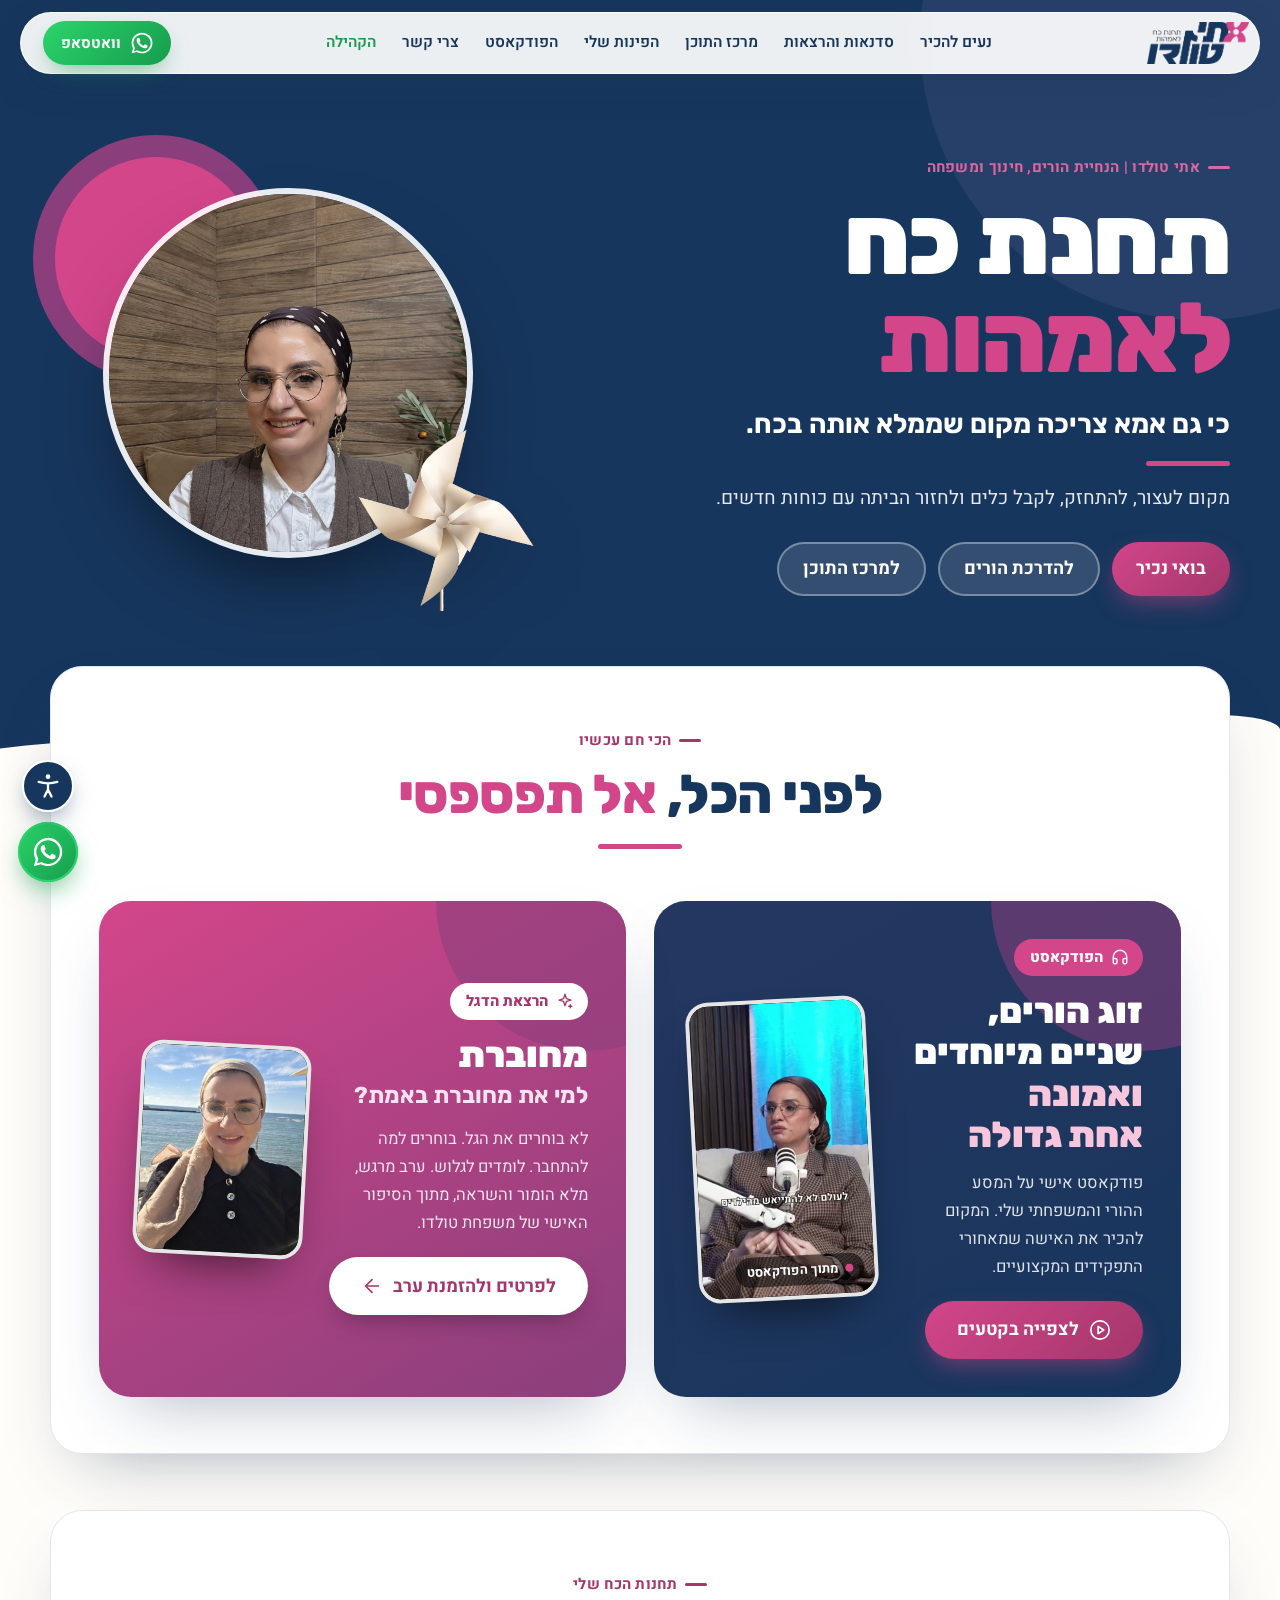
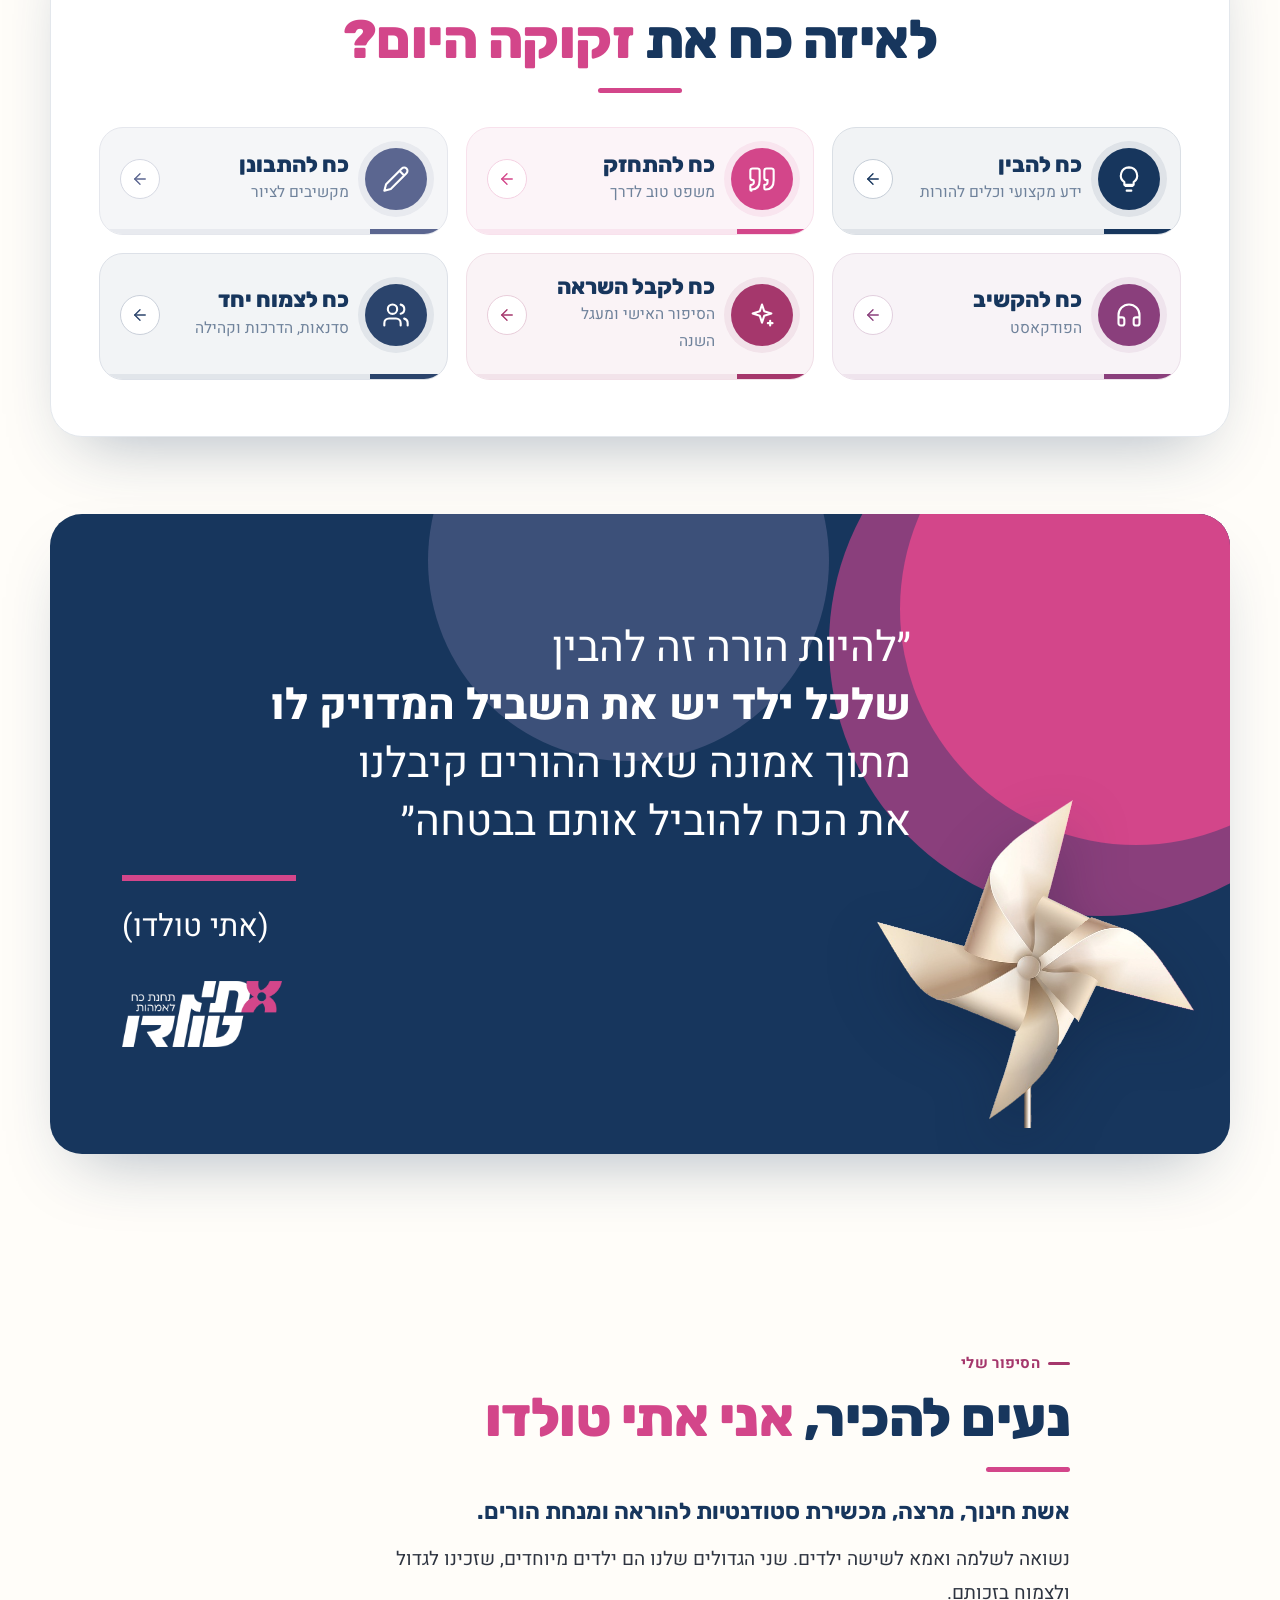
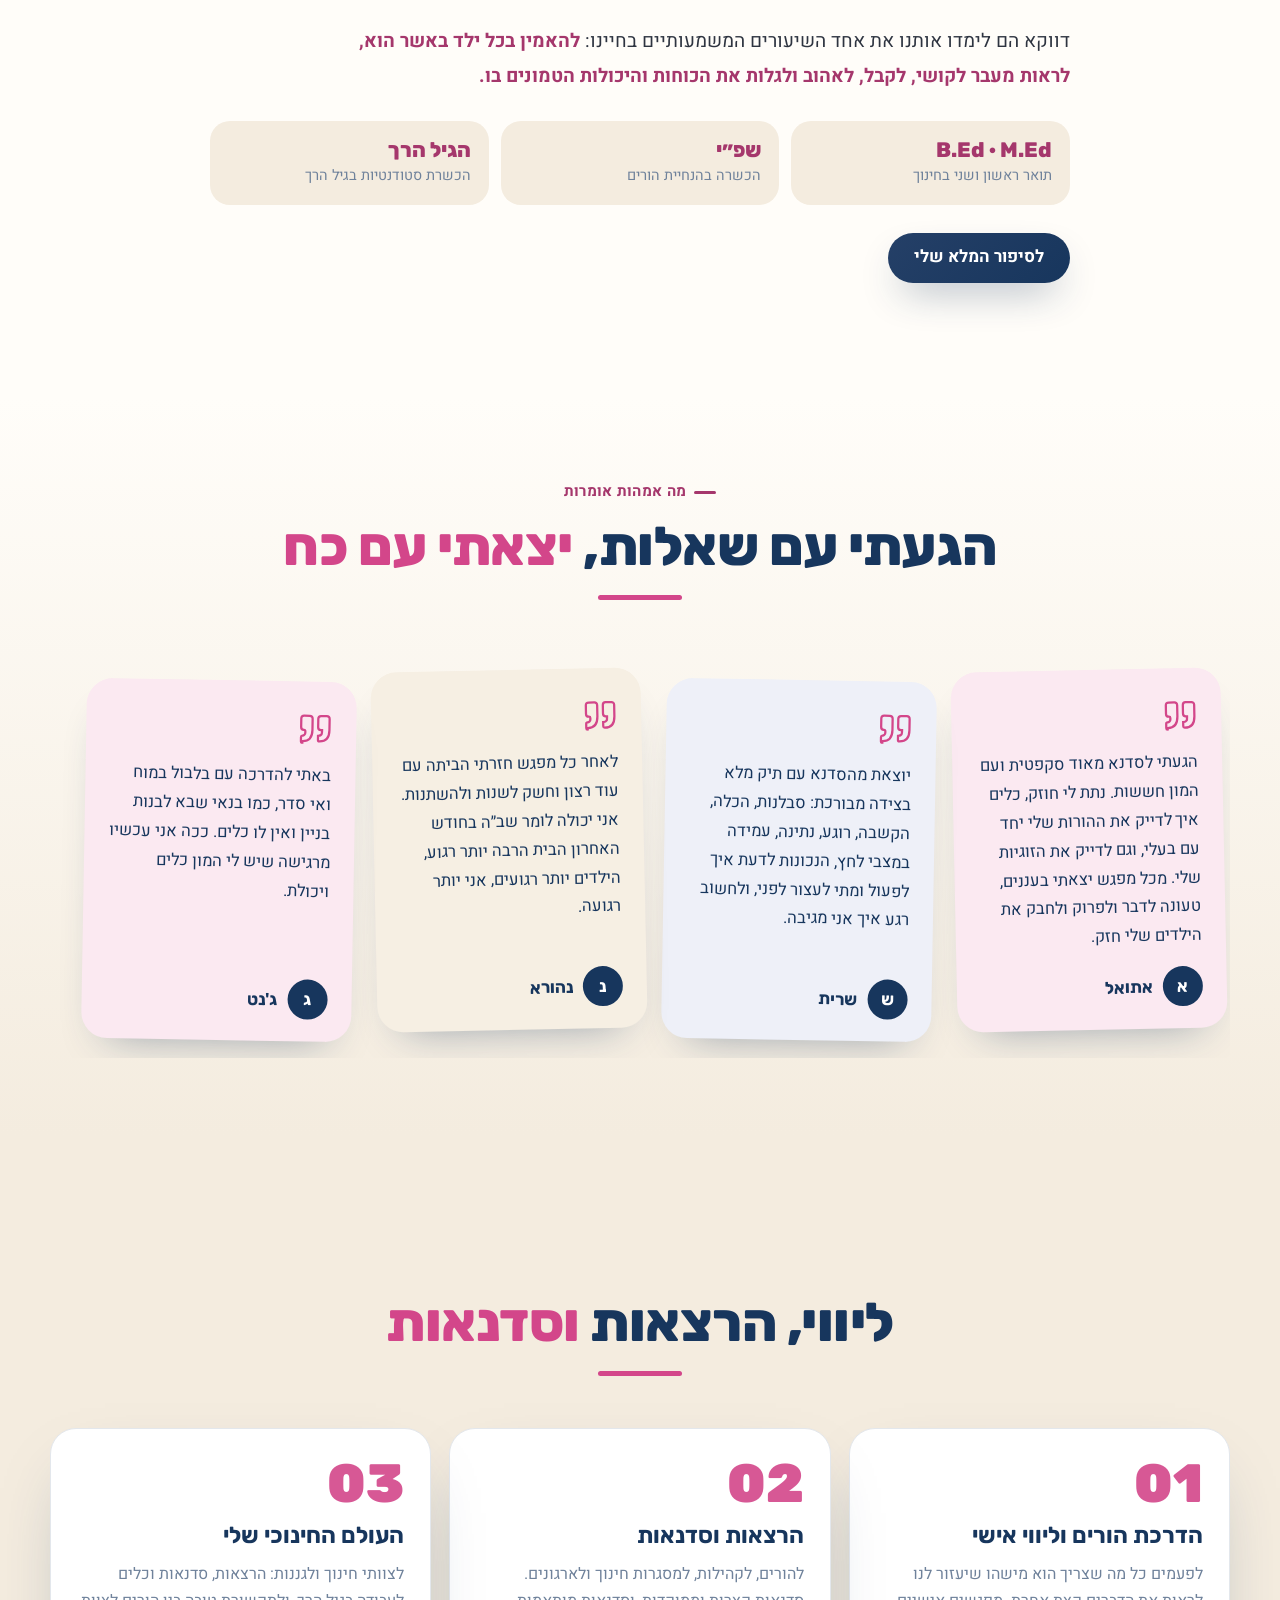
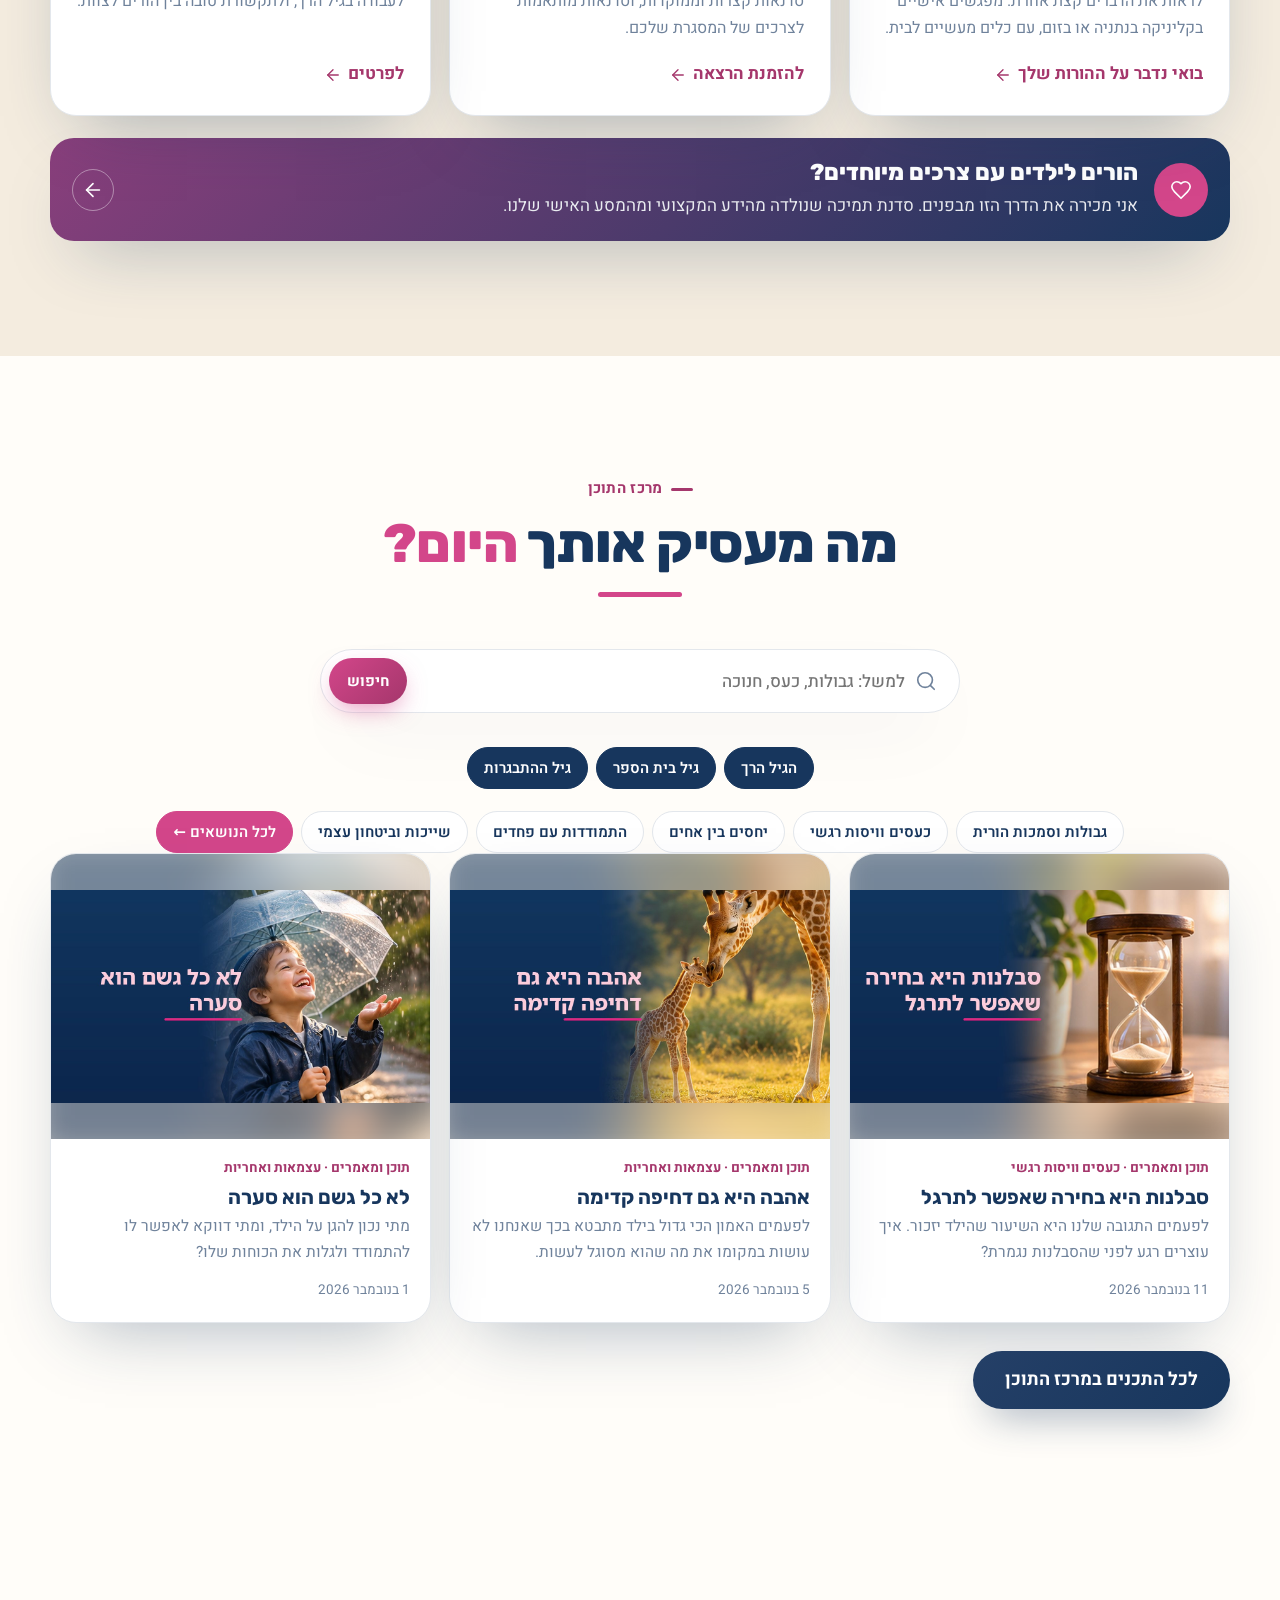
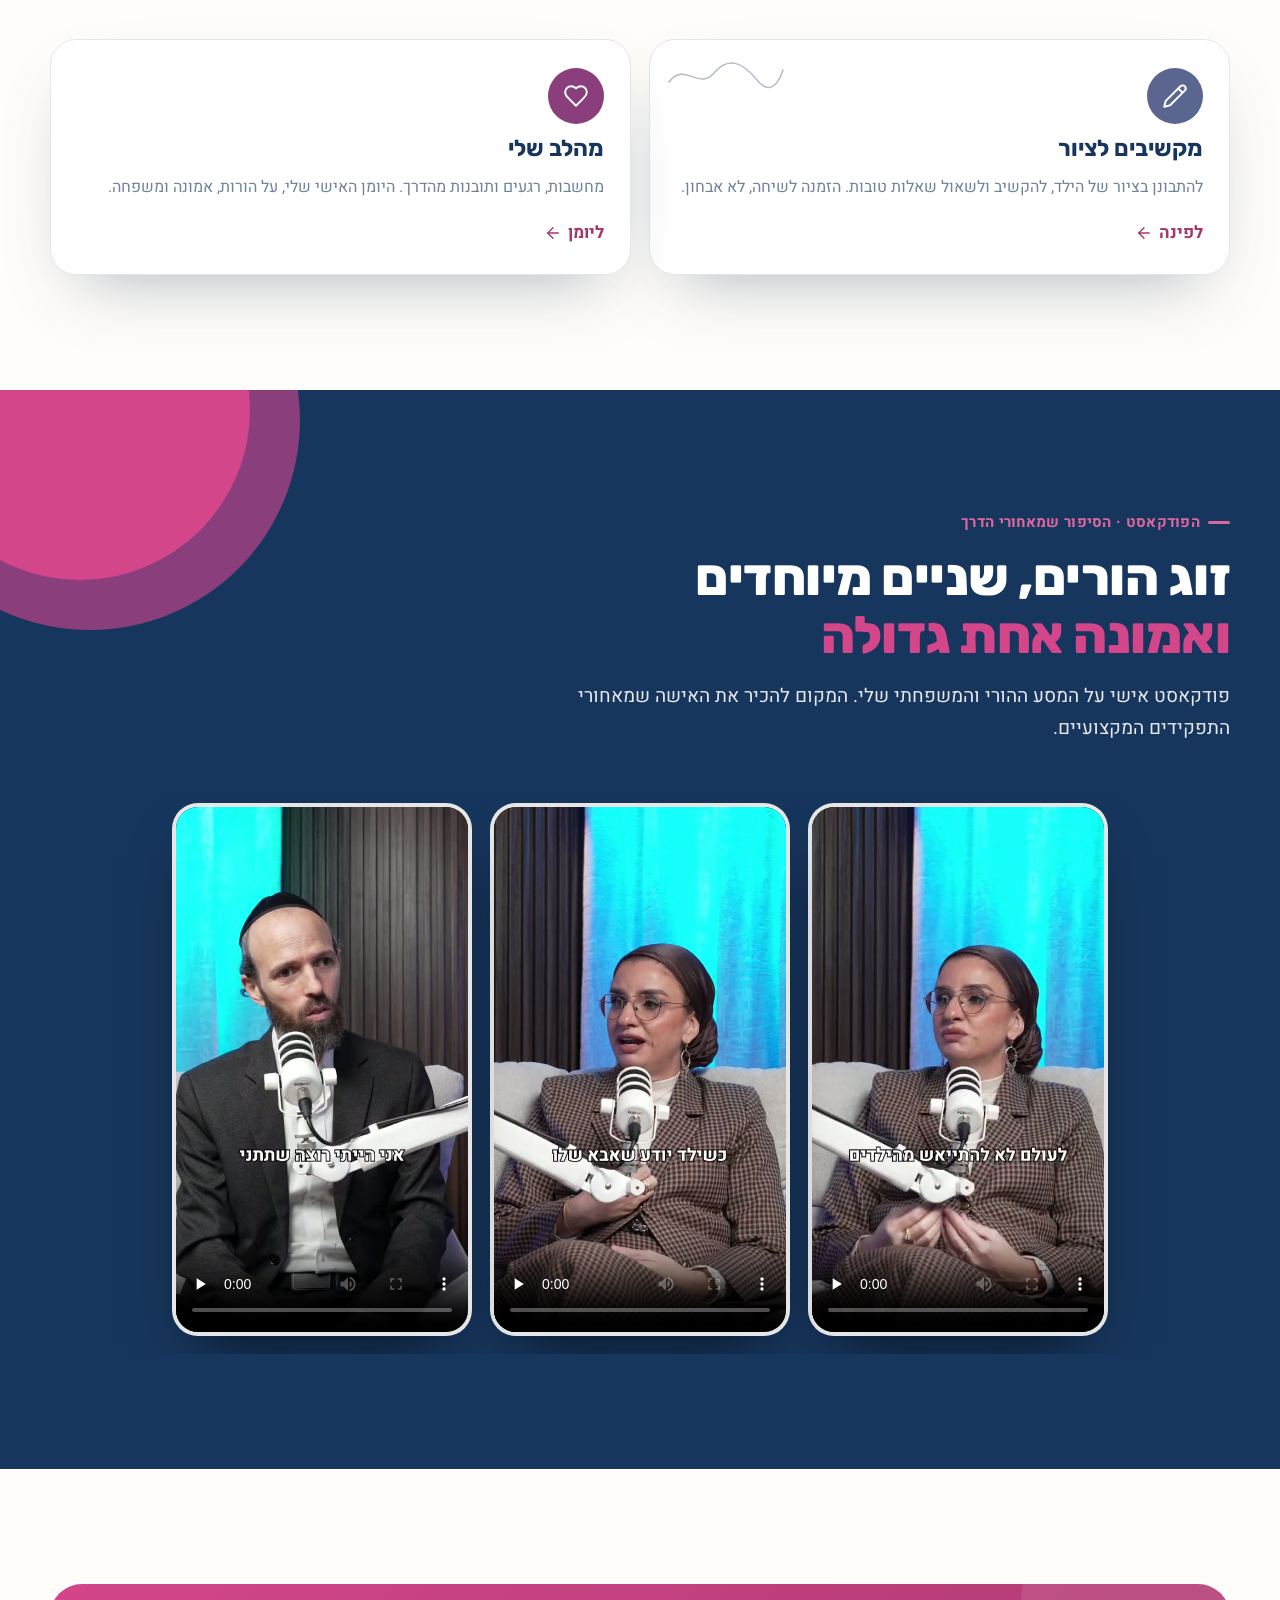
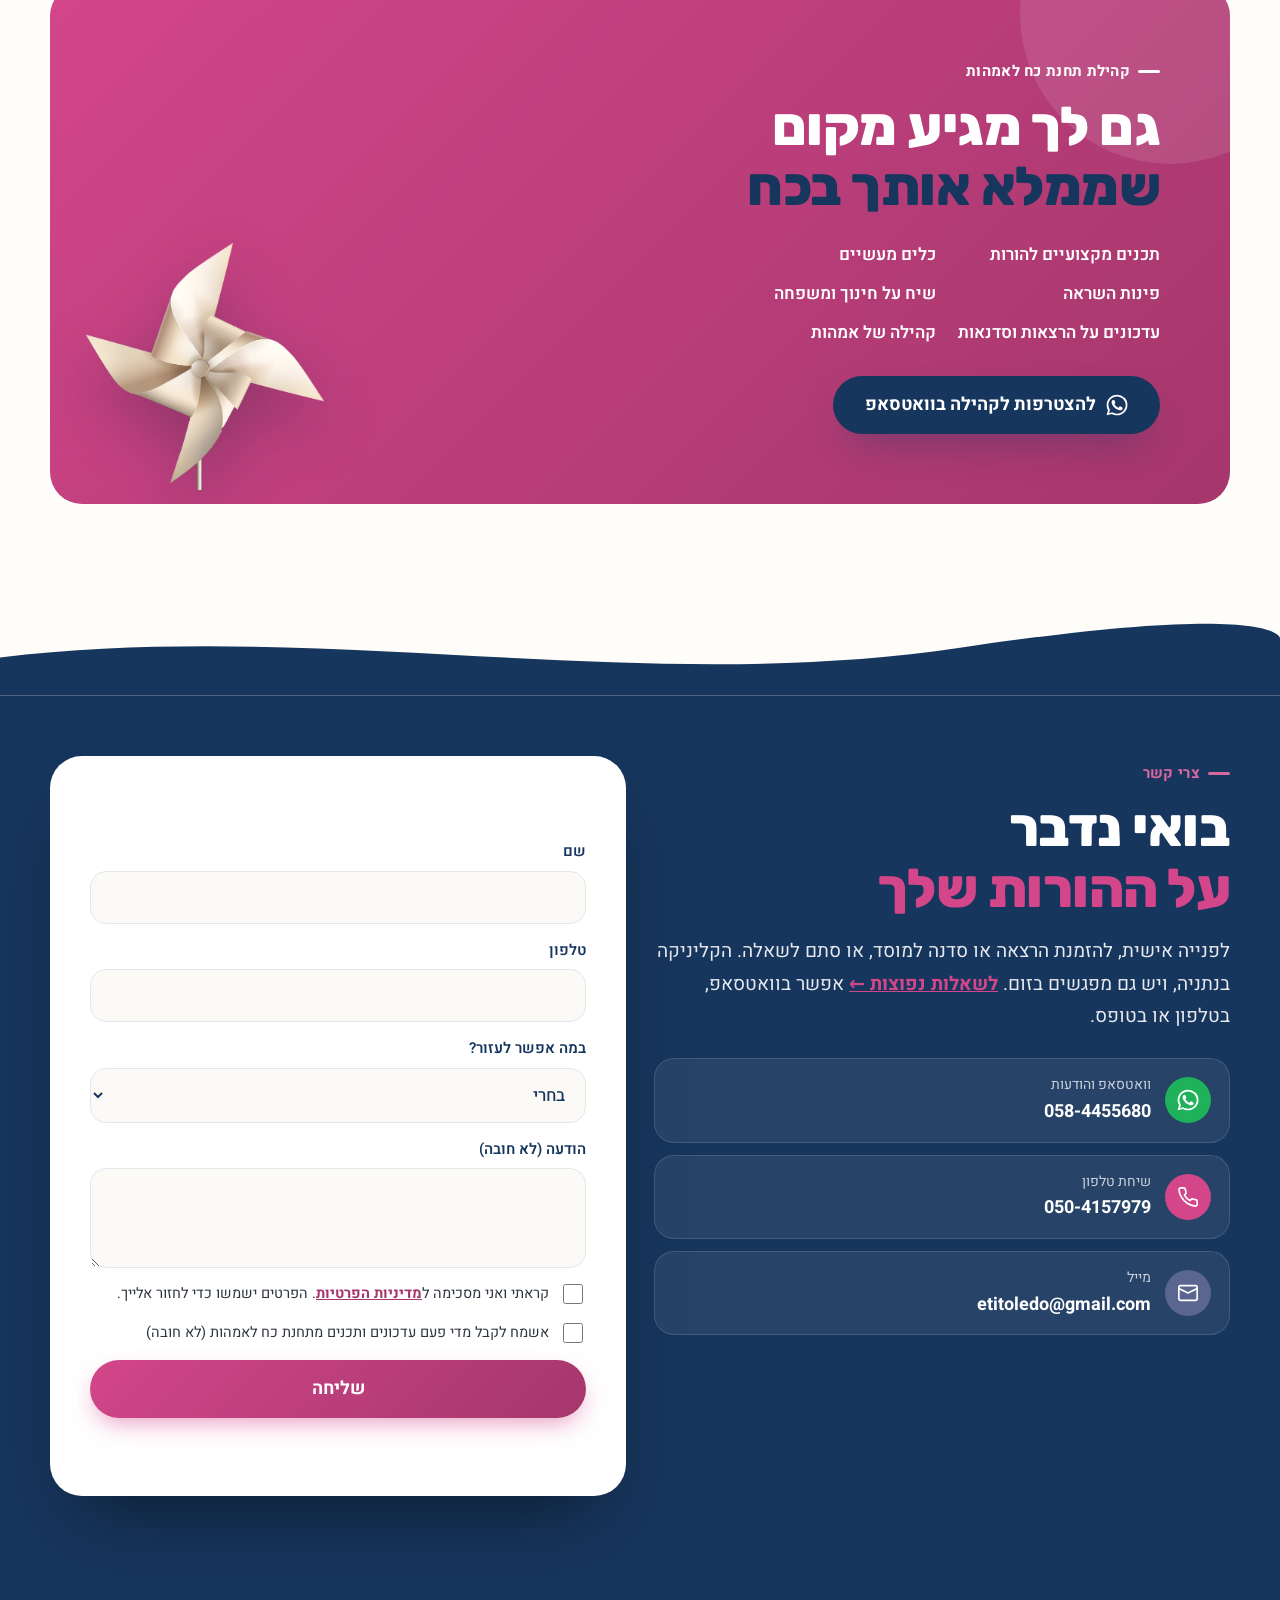
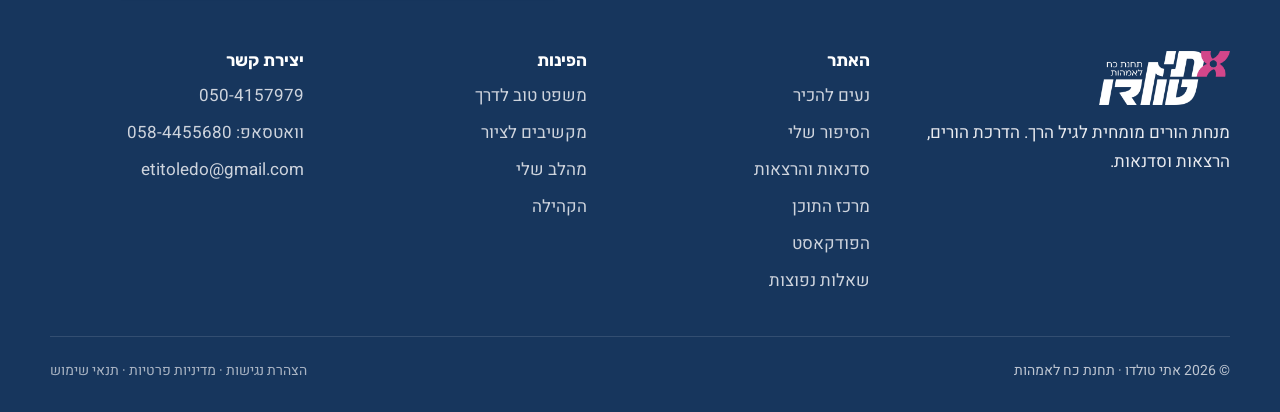
<file: index.html>
<!doctype html>
<html lang="he" dir="rtl">
<head>
  <meta charset="utf-8">
  <meta name="viewport" content="width=device-width, initial-scale=1">
  <title data-edit="seo.title" data-label="כותרת הדף בגוגל ובלשונית">אתי טולדו | תחנת כח לאמהות – הדרכת הורים, הרצאות וסדנאות</title>
  <meta name="description" data-edit-meta="seo.description" data-label="תיאור הדף בגוגל" data-type="long" content="אתי טולדו, מנחת הורים מומחית לגיל הרך ומרצה. הדרכת הורים אישית, סדנאות לאמהות, הרצאות למוסדות, ומרכז תוכן עם כלים מעשיים להורות.">
  <meta name="lazy:whatsapp" data-edit-meta="contact.whatsapp" data-label="מספר וואטסאפ" content="058-4455680">
  <meta name="lazy:wa-message" data-edit-meta="contact.wa_message" data-label="ההודעה המוכנה בוואטסאפ" data-type="long" content="היי אתי, הגעתי מהאתר ואשמח לשמוע פרטים">
  <meta property="og:title" content="אתי טולדו | תחנת כח לאמהות">
  <meta property="og:description" content="מקום לעצור, להתחזק, לקבל כלים ולחזור הביתה עם כוחות חדשים.">
  <meta property="og:type" content="website">
  <meta property="og:locale" content="he_IL">
  <meta property="og:image" content="https://etitoledo.co.il/assets/share.jpg">
  <meta property="og:image:width" content="1200">
  <meta property="og:image:height" content="630">
  <meta name="twitter:card" content="summary_large_image">
  <link rel="icon" href="assets/favicon.png" type="image/png">
  <link rel="preconnect" href="https://fonts.googleapis.com">
  <link rel="preconnect" href="https://fonts.gstatic.com" crossorigin>
  <link href="https://fonts.googleapis.com/css2?family=Heebo:wght@400;500;600;700;800&family=Rubik:wght@500;700;800;900&display=swap" rel="stylesheet">
  <link rel="stylesheet" href="style.css?v=2611331">
  <link rel="stylesheet" href="home-b.css?v=2611241">
  <link rel="stylesheet" href="pages.css?v=2611331">
  <link rel="stylesheet" href="promo.css?v=2611243">
  <script>document.documentElement.classList.add('js');</script>
  <script src="config.js?v=2611242"></script>
  <script src="content.js?v=2611351" defer></script>
  <script src="script.js?v=2611221" defer></script>
  <script src="content-seed.js?v=2611361" defer></script>
  <script src="content-store.js?v=2611321" defer></script>
  <script src="content-ui.js?v=2611301" defer></script>
  <script src="home-content.js?v=2611351" defer></script>
  <script src="promo.js?v=2611244" defer></script>
  <script type="application/ld+json">
  {"@context": "https://schema.org", "@graph": [{"@type": "Person", "@id": "#eti", "name": "אתי טולדו", "alternateName": ["Eti Toledo", "אתי טולדו – תחנת כח לאמהות"], "jobTitle": "מנחת הורים, מרצה ואשת חינוך", "image": "https://etitoledo.co.il/assets/eti.jpg", "telephone": "+972504157979", "knowsAbout": ["הדרכת הורים", "הורות", "חינוך בגיל הרך", "גבולות וסמכות הורית", "הורים לילדים עם צרכים מיוחדים"]}, {"@type": "ProfessionalService", "name": "תחנת כח לאמהות – אתי טולדו", "description": "הדרכת הורים, הרצאות וסדנאות לאמהות, לקהילות ולצוותי חינוך", "telephone": "+972504157979", "image": "https://etitoledo.co.il/assets/share.jpg", "founder": {"@id": "#eti"}, "areaServed": ["נתניה", "ישראל"], "address": {"@type": "PostalAddress", "addressLocality": "נתניה", "addressCountry": "IL"}}, {"@type": "WebSite", "name": "אתי טולדו – תחנת כח לאמהות", "alternateName": "אתי טולדו", "inLanguage": "he", "url": "https://etitoledo.co.il/"}]}
  </script>
  <script src="a11y.js?v=2611291" defer></script>
  <script src="analytics.js?v=2611241" defer></script>
  <link rel="canonical" href="https://etitoledo.co.il/">
  <meta property="og:url" content="https://etitoledo.co.il/">
</head>
<body>
<svg width="0" height="0" style="position:absolute" aria-hidden="true">
  <symbol id="i-check" viewBox="0 0 24 24"><path d="M20 6 9 17l-5-5"/></symbol>
  <symbol id="i-arrow" viewBox="0 0 24 24"><path d="M19 12H5"/><path d="m12 19-7-7 7-7"/></symbol>
  <symbol id="i-phone" viewBox="0 0 24 24"><path d="M22 16.9v3a2 2 0 0 1-2.2 2 19.8 19.8 0 0 1-8.6-3.1 19.5 19.5 0 0 1-6-6A19.8 19.8 0 0 1 2.1 4.2 2 2 0 0 1 4.1 2h3a2 2 0 0 1 2 1.7c.1 1 .4 1.9.7 2.8a2 2 0 0 1-.5 2.1L8.1 9.9a16 16 0 0 0 6 6l1.3-1.3a2 2 0 0 1 2.1-.4c.9.3 1.8.6 2.8.7a2 2 0 0 1 1.7 2z"/></symbol>
  <symbol id="i-mail" viewBox="0 0 24 24"><rect x="2" y="4" width="20" height="16" rx="2"/><path d="m22 7-10 5L2 7"/></symbol>
  <symbol id="i-wa" viewBox="0 0 24 24"><path fill="currentColor" stroke="none" d="M17.5 14.4c-.3-.2-1.8-.9-2-1-.3-.1-.5-.1-.7.2-.2.3-.8 1-.9 1.2-.2.2-.4.2-.6.1-.3-.2-1.3-.5-2.4-1.5-.9-.8-1.5-1.8-1.7-2.1-.2-.3 0-.5.1-.6l.5-.5c.1-.2.2-.3.3-.5.1-.2 0-.4 0-.5l-.9-2.2c-.2-.6-.5-.5-.7-.5h-.6c-.2 0-.5.1-.8.4-.3.3-1 1-1 2.5s1.1 2.9 1.2 3.1c.2.2 2.1 3.2 5.1 4.5.7.3 1.3.5 1.7.6.7.2 1.4.2 1.9.1.6-.1 1.8-.7 2-1.4.2-.7.2-1.3.2-1.4-.1-.1-.3-.2-.6-.3zM12 21.5c-1.7 0-3.4-.5-4.8-1.3l-.3-.2-3.6.9 1-3.5-.2-.4a9.4 9.4 0 0 1-1.5-5c0-5.2 4.2-9.4 9.4-9.4 2.5 0 4.9 1 6.7 2.8a9.4 9.4 0 0 1 2.8 6.7c0 5.2-4.2 9.4-9.5 9.4zm8-17.5A11.3 11.3 0 0 0 12 .7C5.8.7.7 5.8.7 12c0 2 .5 4 1.5 5.7L.6 23.3l5.7-1.5c1.7.9 3.7 1.4 5.7 1.4 6.3 0 11.4-5.1 11.4-11.3 0-3-1.2-5.9-3.3-8z"/></symbol>
  <symbol id="i-menu" viewBox="0 0 24 24"><path d="M4 7h16M4 12h16M10 17h10"/></symbol>
  <symbol id="i-x" viewBox="0 0 24 24"><path d="M18 6 6 18M6 6l12 12"/></symbol>
  <symbol id="i-users" viewBox="0 0 24 24"><path d="M16 21v-2a4 4 0 0 0-4-4H6a4 4 0 0 0-4 4v2"/><circle cx="9" cy="7" r="4"/><path d="M22 21v-2a4 4 0 0 0-3-3.9M16 3.1a4 4 0 0 1 0 7.8"/></symbol>
  <symbol id="i-mic" viewBox="0 0 24 24"><rect x="9" y="2" width="6" height="12" rx="3"/><path d="M19 10v1a7 7 0 0 1-14 0v-1M12 18v4M8 22h8"/></symbol>
  <symbol id="i-headphones" viewBox="0 0 24 24"><path d="M3 14h3a2 2 0 0 1 2 2v3a2 2 0 0 1-2 2H5a2 2 0 0 1-2-2v-7a9 9 0 0 1 18 0v7a2 2 0 0 1-2 2h-1a2 2 0 0 1-2-2v-3a2 2 0 0 1 2-2h3"/></symbol>
  <symbol id="i-heart" viewBox="0 0 24 24"><path d="M19 14c1.5-1.5 3-3.2 3-5.5A5.5 5.5 0 0 0 16.5 3c-1.8 0-3 .5-4.5 2-1.5-1.5-2.7-2-4.5-2A5.5 5.5 0 0 0 2 8.5c0 2.3 1.5 4 3 5.5l7 7z"/></symbol>
  <symbol id="i-book" viewBox="0 0 24 24"><path d="M2 4h6a4 4 0 0 1 4 4v13a3 3 0 0 0-3-3H2zM22 4h-6a4 4 0 0 0-4 4v13a3 3 0 0 1 3-3h7z"/></symbol>
  <symbol id="i-pencil" viewBox="0 0 24 24"><path d="M17 3a2.8 2.8 0 1 1 4 4L7.5 20.5 2 22l1.5-5.5zM15 5l4 4"/></symbol>
  <symbol id="i-quote" viewBox="0 0 24 24"><path d="M3 21c3 0 7-1 7-8V5c0-1.3-.8-2-2-2H4c-1.3 0-2 .7-2 2v6c0 1.3.7 2 2 2 1 0 1 0 1 1v1c0 1-1 2-2 2s-1 0-1 1v3c0 1 0 1 1 1zM15 21c3 0 7-1 7-8V5c0-1.3-.8-2-2-2h-4c-1.3 0-2 .7-2 2v6c0 1.3.7 2 2 2h.8c0 2.3.2 4-2.8 4v3c0 1 0 1 1 1z"/></symbol>
  <symbol id="i-calendar" viewBox="0 0 24 24"><rect x="3" y="4" width="18" height="18" rx="2"/><path d="M16 2v4M8 2v4M3 10h18"/></symbol>
  <symbol id="i-spark" viewBox="0 0 24 24"><path d="M12 3l1.9 5.8 6.1 1.9-6.1 1.9-1.9 5.9-1.9-5.9L4 10.7l6.1-1.9z"/><path d="M19 17v4M17 19h4"/></symbol>
  <symbol id="i-search" viewBox="0 0 24 24"><circle cx="11" cy="11" r="8"/><path d="m21 21-4.3-4.3"/></symbol>
  <symbol id="i-play" viewBox="0 0 24 24"><circle cx="12" cy="12" r="10"/><path d="m10 8 6 4-6 4z"/></symbol>
  <symbol id="i-grad" viewBox="0 0 24 24"><path d="M22 10 12 5 2 10l10 5z"/><path d="M6 12v5c3 3 9 3 12 0v-5"/></symbol>
  <symbol id="i-sound" viewBox="0 0 24 24"><path d="M11 5 6 9H2v6h4l5 4z"/><path d="M15.5 8.5a5 5 0 0 1 0 7M19 5a10 10 0 0 1 0 14"/></symbol>
  <symbol id="i-bulb" viewBox="0 0 24 24"><path d="M9 18h6M10 22h4M12 2a7 7 0 0 0-4 12.7V17h8v-2.3A7 7 0 0 0 12 2z"/></symbol>
</svg>

<a class="sr" href="#main">דילוג לתוכן</a>

<!-- תפריט צף -->
<header class="nav-wrap">
  <nav class="nav" aria-label="ניווט ראשי">
    <a class="logo" href="#top" aria-label="תחנת כח לאמהות – אתי טולדו, לדף הבית">
      <img class="logo__img" data-edit-img="brand.logo" data-label="לוגו" src="assets/logo.png" alt="אתי טולדו – תחנת כח לאמהות" width="102" height="42">
    </a>
    <div class="nav__links">
      <a href="#about">נעים להכיר</a>
      <a href="workshops.html">סדנאות והרצאות</a>
      <a href="content.html">מרכז התוכן</a>
      <a href="#corners">הפינות שלי</a>
      <a href="#podcast">הפודקאסט</a>
      <a href="#contact">צרי קשר</a>
      <a class="nav__comm" href="https://chat.whatsapp.com/KLcxTEYWqjWKX0vAD19I10" target="_blank" rel="noopener">הקהילה</a>
    </div>
    <div class="nav__actions">
      <a class="btn btn--wa btn--sm nav__wa" data-edit-wa href="https://wa.me/972584455680"><svg class="ico"><use href="#i-wa"/></svg><span>וואטסאפ</span></a>
      <button class="burger" type="button" data-open-drawer aria-expanded="false" aria-controls="drawer"><svg class="ico"><use href="#i-menu"/></svg><span class="sr">פתיחת תפריט</span></button>
    </div>
  </nav>
</header>

<div class="drawer" id="drawer" aria-hidden="true">
  <div class="drawer__top">
    <img src="assets/logo-white.png" data-edit-img="brand.logo_white" data-label="לוגו לבן (לרקע כהה)" alt="אתי טולדו – תחנת כח לאמהות" width="107" height="44">
    <button class="burger drawer__close" type="button" data-close-drawer><svg class="ico"><use href="#i-x"/></svg><span class="sr">סגירת תפריט</span></button>
  </div>
  <nav aria-label="תפריט לנייד">
    <a href="#about">נעים להכיר <small>הדרך המקצועית</small></a>
    <a href="story.html">הסיפור שלי <small>המסע האישי</small></a>
    <a href="workshops.html">סדנאות והרצאות <small>תהליכיות וחד־פעמיות</small></a>
    <a href="content.html">מרכז התוכן <small>סרטונים, מאמרים, כלים</small></a>
    <a href="#corners">הפינות שלי <small>משפט, ציור, מהלב</small></a>
    <a href="#podcast">הפודקאסט <small>חדש · קטעים מהפרקים</small></a>
    <a href="#contact">צרי קשר <small>טלפון, וואטסאפ, מייל</small></a>
    <a href="https://chat.whatsapp.com/KLcxTEYWqjWKX0vAD19I10" target="_blank" rel="noopener">הקהילה בוואטסאפ <small>להצטרפות</small></a>
  </nav>
  <div class="btns">
    <a class="btn btn--wa btn--lg" data-edit-wa href="https://wa.me/972584455680"><svg class="ico"><use href="#i-wa"/></svg>הודעה בוואטסאפ</a>
    <a class="btn btn--glass btn--lg" data-edit-tel href="tel:+972504157979"><svg class="ico"><use href="#i-phone"/></svg>חיוג</a>
  </div>
</div>

<main id="main">

<!-- ===== פתיחה כהה, בשפה של העיצובים שלך ===== -->
<section class="hero hero-b on-dark" id="top" data-section="פתיחה">
  <span class="circle circle--lav hero-b__c0" aria-hidden="true"></span>
  <div class="wrap hero-b__grid">
    <div class="hero-b__text">
      <p class="eyebrow rv" data-edit="hero.eyebrow" data-label="שורה קטנה מעל הכותרת">אתי טולדו | הנחיית הורים, חינוך ומשפחה</p>
      <h1 class="hero-b__title rv rv-d1"><span data-edit="hero.title1" data-label="כותרת ראשית, חלק 1">תחנת כח</span> <em data-edit="hero.title2" data-label="כותרת ראשית, המילה המודגשת">לאמהות</em></h1>
      <p class="hero-b__sub rv rv-d2" data-edit="hero.sub" data-label="משפט מתחת לכותרת">כי גם אמא צריכה מקום שממלא אותה בכח.</p>
      <p class="lead-p rv rv-d2" data-edit="hero.text" data-label="שורת הסבר" data-type="long">מקום לעצור, להתחזק, לקבל כלים ולחזור הביתה עם כוחות חדשים.</p>
      <div class="btns rv rv-d3">
        <a class="btn btn--pink btn--lg" href="#stations"><span data-edit="hero.btn1" data-label="כפתור ראשי">בואי נכיר</span></a>
        <a class="btn btn--glass btn--lg" href="#contact"><span data-edit="hero.btn2" data-label="כפתור שני">להדרכת הורים</span></a>
        <a class="btn btn--glass btn--lg" href="#stations"><span data-edit="hero.btn3" data-label="כפתור שלישי">למרכז התוכן</span></a>
      </div>
    </div>
    <div class="hero-b__visual rv rv-d2">
      <span class="circle circle--plum hero-b__c1" aria-hidden="true"></span>
      <span class="circle circle--pink hero-b__c2" aria-hidden="true"></span>
      <div class="photo-frame hero-b__photo">
        <img data-edit-img="hero.image" data-label="התמונה בפתיחה" src="assets/eti.jpg" alt="אתי טולדו, מנחת הורים ומרצה" width="1200" height="1600" fetchpriority="high">
      </div>
      <img class="pinwheel hero-b__pin" src="assets/pinwheel.png?v=2" alt="" aria-hidden="true">
    </div>
  </div>
  <svg class="wave hero-b__wave" viewBox="0 0 1440 80" preserveAspectRatio="none" aria-hidden="true"><path d="M0 40 C 360 0 720 80 1080 30 S 1440 20 1440 20 V80 H0Z" fill="currentColor"/></svg>
</section>

<!-- ===== הכי חם עכשיו: הפודקאסט והרצאת הדגל ===== -->
<section class="hot" id="hot" data-section="הכי חם עכשיו">
  <div class="wrap">
   <div class="hot__panel">
    <div class="head center">
      <p class="eyebrow rv" data-edit="hot.eyebrow" data-label="תווית">הכי חם עכשיו</p>
      <h2 class="title title--u rv rv-d1"><span data-edit="hot.title1" data-label="כותרת">לפני הכל,</span> <em data-edit="hot.title2" data-label="כותרת – מילה מודגשת">אל תפספסי</em></h2>
    </div>
    <div class="hot__grid">
      <a class="hot-card hot-card--pod rv" href="#podcast">
        <span class="circle circle--plum hot-card__c" aria-hidden="true"></span>
        <div class="hot-card__body">
          <span class="hot-card__badge"><svg class="ico" aria-hidden="true"><use href="#i-headphones"/></svg><span data-edit="hot.pod_badge" data-label="פודקאסט – תגית">הפודקאסט</span></span>
          <h3 class="hot-card__title"><span data-edit="hot.pod_title" data-label="פודקאסט – שם">זוג הורים, שניים מיוחדים</span> <em data-edit="hot.pod_title2" data-label="פודקאסט – שם, המשך מודגש">ואמונה אחת גדולה</em></h3>
          <p data-edit="hot.pod_text" data-label="פודקאסט – תיאור קצר" data-type="long">פודקאסט אישי על המסע ההורי והמשפחתי שלי. המקום להכיר את האישה שמאחורי התפקידים המקצועיים.</p>
          <span class="btn btn--pink btn--lg"><svg class="ico" aria-hidden="true"><use href="#i-play"/></svg><span data-edit="hot.pod_btn" data-label="פודקאסט – כפתור">לצפייה בקטעים</span></span>
        </div>
        <figure class="hot-card__reel">
          <video muted loop playsinline preload="none" poster="assets/podcast/reel-1.jpg" data-src="assets/podcast/reel-1.mp4" aria-hidden="true"></video>
          <span class="hot-card__live" aria-hidden="true"><i></i>מתוך הפודקאסט</span>
        </figure>
      </a>
      <a class="hot-card hot-card--flag rv rv-d1" href="workshops.html#flagship">
        <span class="circle circle--pink hot-card__c" aria-hidden="true"></span>
        <div class="hot-card__body">
          <span class="hot-card__badge hot-card__badge--light"><svg class="ico" aria-hidden="true"><use href="#i-spark"/></svg><span data-edit="hot.flag_badge" data-label="הרצאת הדגל – תגית">הרצאת הדגל</span></span>
          <h3 class="hot-card__title"><span data-edit="hot.flag_title" data-label="הרצאת הדגל – שם">מחוברת</span> <small data-edit="hot.flag_sub" data-label="הרצאת הדגל – כותרת משנה">למי את מחוברת באמת?</small></h3>
          <p data-edit="hot.flag_text" data-label="הרצאת הדגל – תיאור קצר" data-type="long">לא בוחרים את הגל. בוחרים למה להתחבר. לומדים לגלוש. ערב מרגש, מלא הומור והשראה, מתוך הסיפור האישי של משפחת טולדו.</p>
          <span class="btn btn--light btn--lg"><span data-edit="hot.flag_btn" data-label="הרצאת הדגל – כפתור">לפרטים ולהזמנת ערב</span><svg class="ico" aria-hidden="true"><use href="#i-arrow"/></svg></span>
        </div>
        <figure class="hot-card__photo">
          <img data-edit-img="hot.flag_image" data-label="הרצאת הדגל – תמונה" src="assets/eti-sea.jpg" width="880" height="1100" alt="אתי טולדו מחייכת, ומאחוריה הים והגלים" loading="lazy">
        </figure>
      </a>
    </div>
   </div>
  </div>
</section>

<!-- ===== תחנות הכח שלי ===== -->
<section class="stations" id="stations" data-section="תחנות הכח">
  <div class="wrap">
    <div class="stations__panel">
      <div class="head center">
        <p class="eyebrow rv" data-edit="st.eyebrow" data-label="תווית">תחנות הכח שלי</p>
        <h2 class="title title--u rv rv-d1"><span data-edit="st.title1" data-label="כותרת">לאיזה כח את</span> <em data-edit="st.title2" data-label="כותרת – מילה מודגשת">זקוקה היום?</em></h2>
      </div>
      <div class="stations__grid">
        <a class="station rv" href="content.html" style="--c:var(--ink)">
          <span class="station__ico"><svg class="ico"><use href="#i-bulb"/></svg></span>
          <span class="station__txt"><strong data-edit="st1.title" data-label="תחנה 1 – שם">כח להבין</strong><span data-edit="st1.text" data-label="תחנה 1 – לאן מובילה">ידע מקצועי וכלים להורות</span></span>
          <span class="station__go"><svg class="ico"><use href="#i-arrow"/></svg></span>
          <span class="station__bar" aria-hidden="true"></span>
        </a>
        <a class="station rv rv-d1" href="quotes.html" style="--c:var(--pink)">
          <span class="station__ico"><svg class="ico"><use href="#i-quote"/></svg></span>
          <span class="station__txt"><strong data-edit="st2.title" data-label="תחנה 2 – שם">כח להתחזק</strong><span data-edit="st2.text" data-label="תחנה 2 – לאן מובילה">משפט טוב לדרך</span></span>
          <span class="station__go"><svg class="ico"><use href="#i-arrow"/></svg></span>
          <span class="station__bar" aria-hidden="true"></span>
        </a>
        <a class="station rv rv-d2" href="content.html?type=drawing" style="--c:var(--lav)">
          <span class="station__ico"><svg class="ico"><use href="#i-pencil"/></svg></span>
          <span class="station__txt"><strong data-edit="st3.title" data-label="תחנה 3 – שם">כח להתבונן</strong><span data-edit="st3.text" data-label="תחנה 3 – לאן מובילה">מקשיבים לציור</span></span>
          <span class="station__go"><svg class="ico"><use href="#i-arrow"/></svg></span>
          <span class="station__bar" aria-hidden="true"></span>
        </a>
        <a class="station rv rv-d3" href="#podcast" style="--c:var(--plum)">
          <span class="station__ico"><svg class="ico"><use href="#i-headphones"/></svg></span>
          <span class="station__txt"><strong data-edit="st4.title" data-label="תחנה 4 – שם">כח להקשיב</strong><span data-edit="st4.text" data-label="תחנה 4 – לאן מובילה">הפודקאסט</span></span>
          <span class="station__go"><svg class="ico"><use href="#i-arrow"/></svg></span>
          <span class="station__bar" aria-hidden="true"></span>
        </a>
        <a class="station rv rv-d4" href="content.html#year" style="--c:var(--pink-d)">
          <span class="station__ico"><svg class="ico"><use href="#i-spark"/></svg></span>
          <span class="station__txt"><strong data-edit="st5.title" data-label="תחנה 5 – שם">כח לקבל השראה</strong><span data-edit="st5.text" data-label="תחנה 5 – לאן מובילה">הסיפור האישי ומעגל השנה</span></span>
          <span class="station__go"><svg class="ico"><use href="#i-arrow"/></svg></span>
          <span class="station__bar" aria-hidden="true"></span>
        </a>
        <a class="station rv rv-d5" href="#community" style="--c:color-mix(in srgb, var(--ink) 70%, var(--lav))">
          <span class="station__ico"><svg class="ico"><use href="#i-users"/></svg></span>
          <span class="station__txt"><strong data-edit="st6.title" data-label="תחנה 6 – שם">כח לצמוח יחד</strong><span data-edit="st6.text" data-label="תחנה 6 – לאן מובילה">סדנאות, הדרכות וקהילה</span></span>
          <span class="station__go"><svg class="ico"><use href="#i-arrow"/></svg></span>
          <span class="station__bar" aria-hidden="true"></span>
        </a>
      </div>
    </div>
  </div>
</section>

<!-- ===== המשפט המרכזי – משפט טוב לדרך, כמו בעיצוב המקורי ===== -->
<section class="sec sec--tight" id="quote" data-section="משפט טוב לדרך – בדף הבית">
  <div class="wrap">
    <figure class="mq rv">
      <span class="circle mq__lav" aria-hidden="true"></span>
      <span class="circle mq__plum" aria-hidden="true"></span>
      <span class="circle mq__pink" aria-hidden="true"></span>
      <img class="pinwheel mq__pin" src="assets/pinwheel.png?v=2" alt="" aria-hidden="true">
      <div class="mq__body">
        <blockquote class="mq__text">
          <span data-edit="quote.l1" data-label="משפט – שורה 1">״להיות הורה זה להבין</span>
          <strong data-edit="quote.l2" data-label="משפט – שורה 2 (מודגשת)">שלכל ילד יש את השביל המדויק לו</strong>
          <span data-edit="quote.l3" data-label="משפט – שורה 3">מתוך אמונה שאנו ההורים קיבלנו</span>
          <span data-edit="quote.l4" data-label="משפט – שורה 4">את הכח להוביל אותם בבטחה״</span>
        </blockquote>
        <figcaption class="mq__by" data-edit="quote.by" data-label="חתימה">(אתי טולדו)</figcaption>
        <img class="mq__logo" src="assets/logo-white.png" alt="אתי טולדו – תחנת כח לאמהות" width="900" height="371">
      </div>
    </figure>
  </div>
</section>

<!-- ===== נעים להכיר ===== -->
<section class="sec about-b" id="about" data-section="נעים להכיר">
  <div class="wrap about-b__single">
    <div>
      <p class="eyebrow rv" data-edit="about.eyebrow" data-label="תווית">הסיפור שלי</p>
      <h2 class="title title--u rv rv-d1"><span data-edit="about.title1" data-label="כותרת">נעים להכיר,</span> <em data-edit="about.title2" data-label="כותרת – מילה מודגשת">אני אתי טולדו</em></h2>
      <div class="about-story">
        <p class="about-story__lead rv rv-d2" data-edit="about.p1" data-label="פסקה 1 – מי אני" data-type="long">אשת חינוך, מרצה, מכשירת סטודנטיות להוראה ומנחת הורים.</p>
        <p class="rv rv-d2" data-edit="about.p2" data-label="פסקה 2 – המשפחה" data-type="long">נשואה לשלמה ואמא לשישה ילדים. שני הגדולים שלנו הם ילדים מיוחדים, שזכינו לגדול ולצמוח בזכותם.</p>
        <p class="rv rv-d2"><span data-edit="about.p3a" data-label="פסקה 3 – פתיחה" data-type="long">דווקא הם לימדו אותנו את אחד השיעורים המשמעותיים בחיינו:</span> <strong data-edit="about.p3b" data-label="פסקה 3 – המשפט המודגש" data-type="long">להאמין בכל ילד באשר הוא, לראות מעבר לקושי, לקבל, לאהוב ולגלות את הכוחות והיכולות הטמונים בו.</strong></p>
      </div>
      <ul class="about-b__facts rv rv-d3">
        <li><strong data-edit="about.f1a" data-label="עובדה 1 – גדול">B.Ed · M.Ed</strong><span data-edit="about.f1b" data-label="עובדה 1 – קטן">תואר ראשון ושני בחינוך</span></li>
        <li><strong data-edit="about.f2a" data-label="עובדה 2 – גדול">שפ״י</strong><span data-edit="about.f2b" data-label="עובדה 2 – קטן">הכשרה בהנחיית הורים</span></li>
        <li><strong data-edit="about.f3a" data-label="עובדה 3 – גדול">הגיל הרך</strong><span data-edit="about.f3b" data-label="עובדה 3 – קטן">הכשרת סטודנטיות בגיל הרך</span></li>
      </ul>
      <div class="btns rv rv-d3">
        <a class="btn btn--ink" href="story.html"><span data-edit="about.btn1" data-label="כפתור">לסיפור המלא שלי</span></a>
      </div>
    </div>
  </div>
</section>

<!-- ===== המלצות ===== -->
<section class="sec sec--tight tms-sec" id="testimonials" data-section="המלצות">
  <div class="wrap">
    <div class="head center">
      <p class="eyebrow rv" data-edit="tms.eyebrow" data-label="תווית">מה אמהות אומרות</p>
      <h2 class="title title--u rv rv-d1"><span data-edit="tms.title1" data-label="כותרת">הגעתי עם שאלות,</span> <em data-edit="tms.title2" data-label="כותרת – מילה מודגשת">יצאתי עם כח</em></h2>
    </div>
    <div class="tms" tabindex="0" aria-label="המלצות של משתתפות">
      <figure class="tm rv" style="--bg:#FBE9F1">
        <svg class="tm__q" aria-hidden="true"><use href="#i-quote"/></svg>
        <blockquote data-edit="tm1.text" data-label="המלצה 1 – טקסט" data-type="long">הגעתי לסדנא מאוד סקפטית ועם המון חששות. נתת לי חוזק, כלים איך לדייק את ההורות שלי יחד עם בעלי, וגם לדייק את הזוגיות שלי. מכל מפגש יצאתי בעננים, טעונה לדבר ולפרוק ולחבק את הילדים שלי חזק.</blockquote>
        <figcaption><span class="tm__av" aria-hidden="true">א</span><span data-edit="tm1.name" data-label="המלצה 1 – שם פרטי">אתואל</span></figcaption>
      </figure>
      <figure class="tm rv" style="--bg:#EEF0F8">
        <svg class="tm__q" aria-hidden="true"><use href="#i-quote"/></svg>
        <blockquote data-edit="tm2.text" data-label="המלצה 2 – טקסט" data-type="long">יוצאת מהסדנא עם תיק מלא בצידה מבורכת: סבלנות, הכלה, הקשבה, רוגע, נתינה, עמידה במצבי לחץ, הנכונות לדעת איך לפעול ומתי לעצור לפני, ולחשוב רגע איך אני מגיבה.</blockquote>
        <figcaption><span class="tm__av" aria-hidden="true">ש</span><span data-edit="tm2.name" data-label="המלצה 2 – שם פרטי">שרית</span></figcaption>
      </figure>
      <figure class="tm rv" style="--bg:#F6EFE3">
        <svg class="tm__q" aria-hidden="true"><use href="#i-quote"/></svg>
        <blockquote data-edit="tm3.text" data-label="המלצה 3 – טקסט" data-type="long">לאחר כל מפגש חזרתי הביתה עם עוד רצון וחשק לשנות ולהשתנות. אני יכולה לומר שב״ה בחודש האחרון הבית הרבה יותר רגוע, הילדים יותר רגועים, אני יותר רגועה.</blockquote>
        <figcaption><span class="tm__av" aria-hidden="true">נ</span><span data-edit="tm3.name" data-label="המלצה 3 – שם פרטי">נהורא</span></figcaption>
      </figure>
      <figure class="tm rv" style="--bg:#FBE9F1">
        <svg class="tm__q" aria-hidden="true"><use href="#i-quote"/></svg>
        <blockquote data-edit="tm4.text" data-label="המלצה 4 – טקסט" data-type="long">באתי להדרכה עם בלבול במוח ואי סדר, כמו בנאי שבא לבנות בניין ואין לו כלים. ככה אני עכשיו מרגישה שיש לי המון כלים ויכולת.</blockquote>
        <figcaption><span class="tm__av" aria-hidden="true">ג</span><span data-edit="tm4.name" data-label="המלצה 4 – שם פרטי">ג'נט</span></figcaption>
      </figure>
      <figure class="tm rv" style="--bg:#EEF0F8">
        <svg class="tm__q" aria-hidden="true"><use href="#i-quote"/></svg>
        <blockquote data-edit="tm5.text" data-label="המלצה 5 – טקסט" data-type="long">הגעתי עם חוסר ודאות לקראת מה אני מגיעה בכלל, והאם אני בדרך החינוכית הנכונה. יצאתי עם ביטחון בהורות וכלים לפעול לפי הדרך שאני רוצה שהבית שלי יהיה.</blockquote>
        <figcaption><span class="tm__av" aria-hidden="true">ז</span><span data-edit="tm5.name" data-label="המלצה 5 – שם פרטי">זוהרה</span></figcaption>
      </figure>
      <figure class="tm rv" style="--bg:#F6EFE3">
        <svg class="tm__q" aria-hidden="true"><use href="#i-quote"/></svg>
        <blockquote data-edit="tm6.text" data-label="המלצה 6 – טקסט" data-type="long">הגעתי לסדנה עם רעב לכלים וידע, ויצאתי מסופקת בכלים להמשך הדרך בהורות! ההרגשה לצאת מכל סדנה שלך זה כמו לצאת משיעור תורה ולהרגיש באורות.</blockquote>
        <figcaption><span class="tm__av" aria-hidden="true">ל</span><span data-edit="tm6.name" data-label="המלצה 6 – שם פרטי">ליטל</span></figcaption>
      </figure>
      <figure class="tm rv" style="--bg:#FBE9F1">
        <svg class="tm__q" aria-hidden="true"><use href="#i-quote"/></svg>
        <blockquote data-edit="tm7.text" data-label="המלצה 7 – טקסט" data-type="long">כבר במפגש הראשון הרגשתי שאני צמאה לעוד ועוד מפגשים. כל מפגש יותר ויותר מעצים, מדייק, פותח את החשיבה, נותן כוח לחנך.</blockquote>
        <figcaption><span class="tm__av" aria-hidden="true">א</span><span data-edit="tm7.name" data-label="המלצה 7 – שם פרטי">אביב</span></figcaption>
      </figure>
      <figure class="tm rv" style="--bg:#EEF0F8">
        <svg class="tm__q" aria-hidden="true"><use href="#i-quote"/></svg>
        <blockquote data-edit="tm8.text" data-label="המלצה 8 – טקסט" data-type="long">עזרת לי להאמין באמהות שלי ולדייק אותה. נתת לי המון כלים יומיומיים ומהותיים שאני מיישמת, ויש שיפור בחיי המשפחה.</blockquote>
        <figcaption><span class="tm__av" aria-hidden="true">מ</span><span data-edit="tm8.name" data-label="המלצה 8 – שם פרטי">מורן</span></figcaption>
      </figure>
      <figure class="tm rv" style="--bg:#F6EFE3">
        <svg class="tm__q" aria-hidden="true"><use href="#i-quote"/></svg>
        <blockquote data-edit="tm9.text" data-label="המלצה 9 – טקסט" data-type="long">הייתי בטוחה שאני נמצאת במקום מושלם עם ילדיי וחשבתי שאני כבר יודעת הכל. והיום בפה מלא אני אומרת שלמדתי, ובזכות הסדנא הבית שלי הרוויח.</blockquote>
        <figcaption><span class="tm__av" aria-hidden="true">ו</span><span data-edit="tm9.name" data-label="המלצה 9 – שם פרטי">ורד</span></figcaption>
      </figure>
    </div>
    <p class="tms__hint" aria-hidden="true">גוללים הצידה לעוד המלצות ←</p>
  </div>
</section>

<!-- ===== ליווי, הרצאות וסדנאות ===== -->
<section class="sec sec--cream" id="guidance" data-section="הדרכות וסדנאות">
  <div class="wrap">
    <div class="head center">
      <p class="eyebrow rv" data-edit="worlds.eyebrow" data-label="תווית">איך אפשר לעבוד יחד</p>
      <h2 class="title title--u rv rv-d1"><span data-edit="worlds.title1" data-label="כותרת">ליווי, הרצאות</span> <em data-edit="worlds.title2" data-label="כותרת – מילה מודגשת">וסדנאות</em></h2>
    </div>
    <div class="grid grid--3 worlds-b">
      <a class="card rv" href="#contact">
        <span class="worlds-b__num">01</span>
        <h3 data-edit="w1.title" data-label="עולם 1 – שם">הדרכת הורים וליווי אישי</h3>
        <p data-edit="w1.text" data-label="עולם 1 – תיאור" data-type="long">לפעמים כל מה שצריך הוא מישהו שיעזור לנו לראות את הדברים קצת אחרת. מפגשים אישיים בקליניקה בנתניה או בזום, עם כלים מעשיים לבית.</p>
        <span class="link-arrow"><span data-edit="w1.link" data-label="עולם 1 – קישור">בואי נדבר על ההורות שלך</span><svg class="ico"><use href="#i-arrow"/></svg></span>
      </a>
      <a class="card rv rv-d1" href="workshops.html#oneoff">
        <span class="worlds-b__num">02</span>
        <h3 data-edit="w2.title" data-label="עולם 2 – שם">הרצאות וסדנאות</h3>
        <p data-edit="w2.text" data-label="עולם 2 – תיאור" data-type="long">להורים, לקהילות, למסגרות חינוך ולארגונים. סדנאות קצרות וממוקדות, וסדנאות מותאמות לצרכים של המסגרת שלכם.</p>
        <span class="link-arrow"><span data-edit="w2.link" data-label="עולם 2 – קישור">להזמנת הרצאה</span><svg class="ico"><use href="#i-arrow"/></svg></span>
      </a>
      <a class="card rv rv-d2" href="workshops.html#oneoff">
        <span class="worlds-b__num">03</span>
        <h3 data-edit="w3.title" data-label="עולם 3 – שם">העולם החינוכי שלי</h3>
        <p data-edit="w3.text" data-label="עולם 3 – תיאור" data-type="long">לצוותי חינוך ולגננות: הרצאות, סדנאות וכלים לעבודה בגיל הרך, ולתקשורת טובה בין הורים לצוות.</p>
        <span class="link-arrow"><span data-edit="w3.link" data-label="עולם 3 – קישור">לפרטים</span><svg class="ico"><use href="#i-arrow"/></svg></span>
      </a>
    </div>

    <a class="special rv" href="workshops.html#special-needs">
      <span class="special__ico" aria-hidden="true"><svg class="ico"><use href="#i-heart"/></svg></span>
      <span class="special__txt"><strong data-edit="special.title" data-label="פס הורים לילדים מיוחדים – כותרת">הורים לילדים עם צרכים מיוחדים?</strong><span data-edit="special.text" data-label="פס הורים לילדים מיוחדים – משפט" data-type="long">אני מכירה את הדרך הזו מבפנים. סדנת תמיכה שנולדה מהידע המקצועי ומהמסע האישי שלנו.</span></span>
      <span class="special__go" aria-hidden="true"><svg class="ico"><use href="#i-arrow"/></svg></span>
    </a>
  </div>
</section>

<!-- ===== מרכז התוכן ===== -->
<section class="sec" id="content" data-section="מרכז התוכן">
  <div class="wrap">
    <div class="head center">
      <p class="eyebrow rv" data-edit="content.eyebrow" data-label="תווית">מרכז התוכן</p>
      <h2 class="title title--u rv rv-d1"><span data-edit="content.title1" data-label="כותרת">מה מעסיק אותך</span> <em data-edit="content.title2" data-label="כותרת – מילה מודגשת">היום?</em></h2>
    </div>
    <div class="rv">
      <form class="search" role="search" action="content.html">
        <svg class="ico"><use href="#i-search"/></svg>
        <label class="sr" for="q-b">חיפוש תכנים</label>
        <input id="q-b" name="q" type="search" placeholder="למשל: גבולות, כעס, חנוכה">
        <button class="btn btn--pink btn--sm" type="submit">חיפוש</button>
      </form>
    </div>
    <div class="filters center">
      <div class="pills rv"><a class="pill pill--age" href="content.html?age=הגיל הרך">הגיל הרך</a><a class="pill pill--age" href="content.html?age=גיל בית הספר">גיל בית הספר</a><a class="pill pill--age" href="content.html?age=גיל ההתבגרות">גיל ההתבגרות</a></div>
      <div class="pills rv rv-d1"><a class="pill" href="content.html?topic=גבולות וסמכות הורית">גבולות וסמכות הורית</a><a class="pill" href="content.html?topic=כעסים וויסות רגשי">כעסים וויסות רגשי</a><a class="pill" href="content.html?topic=יחסים בין אחים">יחסים בין אחים</a><a class="pill" href="content.html?topic=התמודדות עם פחדים">התמודדות עם פחדים</a><a class="pill" href="content.html?topic=שייכות וביטחון עצמי">שייכות וביטחון עצמי</a><a class="pill pill--all" href="content.html">לכל הנושאים ←</a></div>
    </div>
    <div class="cc-grid home-latest" id="home-latest"></div>
    <div class="btns center"><a class="btn btn--ink btn--lg" href="content.html">לכל התכנים במרכז התוכן</a></div>
  </div>
</section>



<!-- ===== הפינות + פודקאסט ===== -->
<section class="sec" id="corners" data-section="הפינות שלי">
  <div class="wrap corners-b corners-b--two">
    <a class="card corners-b__draw rv" href="content.html?type=drawing">
      <svg class="corner__scribble" viewBox="0 0 200 60" aria-hidden="true"><path d="M5 40 C 30 5, 55 55, 80 25 S 130 10, 150 35 S 185 50, 195 20" fill="none" stroke="currentColor" stroke-width="2.5" stroke-linecap="round"/></svg>
      <span class="card__ico card__ico--lav"><svg class="ico"><use href="#i-pencil"/></svg></span>
      <h3 data-edit="c2.title" data-label="פינה 2 – שם">מקשיבים לציור</h3>
      <p data-edit="c2.text" data-label="פינה 2 – תיאור" data-type="long">להתבונן בציור של הילד, להקשיב ולשאול שאלות טובות. הזמנה לשיחה, לא אבחון.</p>
      <span class="link-arrow">לפינה<svg class="ico"><use href="#i-arrow"/></svg></span>
    </a>
    <a class="card rv rv-d1" href="content.html?type=journal">
      <span class="card__ico card__ico--plum"><svg class="ico"><use href="#i-heart"/></svg></span>
      <h3 data-edit="c3.title" data-label="פינה 3 – שם">מהלב שלי</h3>
      <p data-edit="c3.text" data-label="פינה 3 – תיאור" data-type="long">מחשבות, רגעים ותובנות מהדרך. היומן האישי שלי, על הורות, אמונה ומשפחה.</p>
      <span class="link-arrow">ליומן<svg class="ico"><use href="#i-arrow"/></svg></span>
    </a>
  </div>
</section>

<!-- ===== הפודקאסט: רילסים ===== -->
<section class="sec sec--ink on-dark pod-sec" id="podcast" data-section="הפודקאסט">
  <span class="circle circle--plum" style="width:420px;height:420px;top:-180px;inset-inline-end:-120px" aria-hidden="true"></span>
  <span class="circle circle--pink" style="width:340px;height:340px;top:-150px;inset-inline-end:-90px" aria-hidden="true"></span>
  <div class="wrap rel">
    <div class="head">
      <p class="eyebrow rv" data-edit="pod.eyebrow" data-label="תווית">הפודקאסט · הסיפור שמאחורי הדרך</p>
      <h2 class="title rv rv-d1 pod-name"><span data-edit="pod.title1" data-label="שם הפודקאסט">זוג הורים, שניים מיוחדים</span> <em data-edit="pod.title2" data-label="שם הפודקאסט – המשך מודגש">ואמונה אחת גדולה</em></h2>
      <p class="lead-p rv rv-d2" data-edit="pod.text" data-label="תיאור" data-type="long">פודקאסט אישי על המסע ההורי והמשפחתי שלי. המקום להכיר את האישה שמאחורי התפקידים המקצועיים.</p>
    </div>
    <div class="reels">
      <figure class="reel rv"><video controls playsinline preload="none" poster="assets/podcast/reel-1.jpg" src="assets/podcast/reel-1.mp4" aria-label="קטע מהפודקאסט 1"></video></figure>
      <figure class="reel rv rv-d1"><video controls playsinline preload="none" poster="assets/podcast/reel-2.jpg" src="assets/podcast/reel-2.mp4" aria-label="קטע מהפודקאסט 2"></video></figure>
      <figure class="reel rv rv-d2"><video controls playsinline preload="none" poster="assets/podcast/reel-3.jpg" src="assets/podcast/reel-3.mp4" aria-label="קטע מהפודקאסט 3"></video></figure>
    </div>
  </div>
</section>

<!-- ===== קהילה ===== -->
<section class="sec" id="community" data-section="קהילה">
  <div class="wrap">
    <div class="community rv">
      <span class="circle" style="width:300px;height:300px;top:-120px;inset-inline-start:-90px;background:rgb(255 255 255 / .1)" aria-hidden="true"></span>
      <img class="pinwheel community__pin" src="assets/pinwheel.png?v=2" alt="" aria-hidden="true">
      <div class="community__body">
        <p class="eyebrow" style="color:#fff" data-edit="comm.eyebrow" data-label="תווית">קהילת תחנת כח לאמהות</p>
        <h2 class="title"><span data-edit="comm.title1" data-label="כותרת">גם לך מגיע מקום</span> <em data-edit="comm.title2" data-label="כותרת – מילה מודגשת">שממלא אותך בכח</em></h2>
        <ul class="community__list" data-edit="comm.list" data-label="מה מקבלים בקהילה (מופרד בפסיקים)" data-type="list">
          <li>תכנים מקצועיים להורות</li><li>כלים מעשיים</li><li>פינות השראה</li><li>שיח על חינוך ומשפחה</li><li>עדכונים על הרצאות וסדנאות</li><li>קהילה של אמהות</li>
        </ul>
        <div class="btns"><a class="btn btn--ink btn--lg" href="https://chat.whatsapp.com/KLcxTEYWqjWKX0vAD19I10" target="_blank" rel="noopener"><svg class="ico"><use href="#i-wa"/></svg><span data-edit="comm.btn" data-label="כפתור הצטרפות">להצטרפות לקהילה בוואטסאפ</span></a></div>
      </div>
    </div>
  </div>
</section>

<svg class="wave" viewBox="0 0 1440 80" preserveAspectRatio="none" aria-hidden="true"><path d="M0 40 C 360 0 720 80 1080 30 S 1440 20 1440 20 V80 H0Z" fill="currentColor"/></svg>

<!-- ===== יצירת קשר ===== -->
<section class="sec sec--ink on-dark" id="contact" data-section="יצירת קשר" style="padding-top:clamp(30px,5vw,60px)">
  <div class="wrap contact">
    <div>
      <p class="eyebrow rv" data-edit="contact.eyebrow" data-label="תווית">צרי קשר</p>
      <h2 class="title rv rv-d1"><span data-edit="contact.title1" data-label="כותרת">בואי נדבר</span> <em data-edit="contact.title2" data-label="כותרת – מילה מודגשת">על ההורות שלך</em></h2>
      <p class="lead-p rv rv-d2" data-edit="contact.text" data-label="שורת הסבר" data-type="long">לפנייה אישית, להזמנת הרצאה או סדנה למוסד, או סתם לשאלה. הקליניקה בנתניה, ויש גם מפגשים בזום. <a class="faq-link" href="workshops.html#faq">לשאלות נפוצות ←</a> אפשר בוואטסאפ, בטלפון או בטופס.</p>
      <div class="contact__ways">
        <a class="way rv" data-edit-wa href="https://wa.me/972584455680"><span class="way__ico way__ico--wa"><svg class="ico"><use href="#i-wa"/></svg></span><span><small>וואטסאפ והודעות</small><strong dir="ltr" data-edit="contact.whatsapp_show" data-label="מספר וואטסאפ להצגה">058-4455680</strong></span></a>
        <a class="way rv rv-d1" data-edit-tel href="tel:+972504157979"><span class="way__ico"><svg class="ico"><use href="#i-phone"/></svg></span><span><small>שיחת טלפון</small><strong dir="ltr" data-edit="contact.phone" data-label="טלפון לשיחות">050-4157979</strong></span></a>
        <a class="way rv rv-d2" href="mailto:etitoledo@gmail.com"><span class="way__ico way__ico--lav"><svg class="ico"><use href="#i-mail"/></svg></span><span><small>מייל</small><strong data-edit="contact.email" data-label="מייל">etitoledo@gmail.com</strong></span></a>
      </div>
    </div>
    <form class="lead rv rv-d1" id="lead-form" novalidate>
      <h3 class="lead__title" data-edit="form.title" data-label="כותרת הטופס">השאירי פרטים, ואחזור אלייך</h3>
      <label class="lead__field">שם<input name="name" autocomplete="name" required></label>
      <label class="lead__field">טלפון<input name="phone" type="tel" inputmode="tel" autocomplete="tel" dir="ltr" required></label>
      <label class="lead__field">במה אפשר לעזור?
        <select name="service">
          <option value="">בחרי</option>
          <option>הדרכת הורים אישית</option>
          <option>סדנה לאמהות</option>
          <option>הזמנת הרצאה או סדנה למוסד</option>
          <option>צוותי חינוך</option>
          <option>אחר</option>
        </select>
      </label>
      <label class="lead__field">הודעה (לא חובה)<textarea name="message"></textarea></label>
      <label class="lead__trap" aria-hidden="true">לא למלא<input name="company" tabindex="-1" autocomplete="off"></label>
      <label class="lead__consent"><input type="checkbox" name="privacy" required> <span>קראתי ואני מסכימה ל<a href="privacy.html" target="_blank">מדיניות הפרטיות</a>. הפרטים ישמשו כדי לחזור אלייך.</span></label>
      <label class="lead__consent"><input type="checkbox" name="updates"> <span>אשמח לקבל מדי פעם עדכונים ותכנים מתחנת כח לאמהות (לא חובה)</span></label>
      <button class="btn btn--pink btn--lg lead__submit" type="submit"><span data-edit="form.button" data-label="כפתור שליחה">שליחה</span></button>
      <p class="lead__msg" role="status" aria-live="polite"></p>
      <p class="lead__done" hidden data-edit="form.success" data-label="הודעה אחרי שליחה">תודה! קיבלתי, ואחזור אלייך בהקדם.</p>
    </form>
  </div>
</section>

</main>

<footer class="footer">
  <div class="wrap footer__grid">
    <div>
      <img src="assets/logo-white.png" data-edit-img="brand.logo_white" alt="אתי טולדו – תחנת כח לאמהות" width="131" height="54">
      <p style="margin-top:14px;max-width:34ch" data-edit="footer.text" data-label="משפט בכותרת התחתונה" data-type="long">מנחת הורים מומחית לגיל הרך. הדרכת הורים, הרצאות וסדנאות.</p>
    </div>
    <div><h4>האתר</h4><ul><li><a href="#about">נעים להכיר</a></li><li><a href="story.html">הסיפור שלי</a></li><li><a href="workshops.html">סדנאות והרצאות</a></li><li><a href="content.html">מרכז התוכן</a></li><li><a href="#podcast">הפודקאסט</a></li><li><a href="workshops.html#faq">שאלות נפוצות</a></li></ul></div>
    <div><h4>הפינות</h4><ul><li><a href="quotes.html">משפט טוב לדרך</a></li><li><a href="#corners">מקשיבים לציור</a></li><li><a href="#corners">מהלב שלי</a></li><li><a href="https://chat.whatsapp.com/KLcxTEYWqjWKX0vAD19I10" target="_blank" rel="noopener">הקהילה</a></li></ul></div>
    <div><h4>יצירת קשר</h4><ul><li><a data-edit-tel href="tel:+972504157979" dir="ltr">050-4157979</a></li><li><a data-edit-wa href="https://wa.me/972584455680">וואטסאפ: <span dir="ltr">058-4455680</span></a></li><li><a href="mailto:etitoledo@gmail.com">etitoledo@gmail.com</a></li></ul></div>
  </div>
  <div class="wrap footer__bottom"><span>© <span data-year>2026</span> אתי טולדו · תחנת כח לאמהות</span><span><a href="accessibility.html">הצהרת נגישות</a> · <a href="privacy.html">מדיניות פרטיות</a> · <a href="terms.html">תנאי שימוש</a></span></div>
</footer>

<!-- ===== חלון קופץ בכניסה ===== -->
<div class="pop" id="welcome-pop" role="dialog" aria-modal="true" aria-labelledby="pop-title" hidden data-section="חלון קופץ בכניסה">
  <span hidden data-edit="pop.on" data-type="switch" data-label="להציג את החלון הקופץ בכניסה?">פועל</span>
  <div class="pop__backdrop" data-pop-close></div>
  <div class="pop__box">
    <button class="pop__x" type="button" data-pop-close><svg class="ico" aria-hidden="true"><use href="#i-x"/></svg><span class="sr">סגירה</span></button>
    <figure class="pop__reel">
      <video muted loop playsinline preload="none" poster="assets/podcast/reel-1.jpg" data-src="assets/podcast/reel-1.mp4"></video>
      <button class="pop__sound" type="button" aria-pressed="false"><svg class="ico" aria-hidden="true"><use href="#i-sound"/></svg><span>להפעלת הקול</span></button>
    </figure>
    <div class="pop__body">
      <p class="eyebrow" data-edit="pop.eyebrow" data-label="תווית קטנה">הפודקאסט · הסיפור שמאחורי הדרך</p>
      <h2 class="pop__title" id="pop-title"><span data-edit="pop.title1" data-label="כותרת">זוג הורים, שניים מיוחדים</span> <em data-edit="pop.title2" data-label="כותרת – המשך מודגש">ואמונה אחת גדולה</em></h2>
      <p class="pop__text" data-edit="pop.text" data-label="משפט הסבר" data-type="long">פודקאסט אישי על המסע ההורי והמשפחתי שלי. המקום להכיר את האישה שמאחורי התפקידים המקצועיים.</p>
      <div class="pop__btns">
        <a class="btn btn--pink btn--lg" href="#podcast" data-pop-close><svg class="ico" aria-hidden="true"><use href="#i-play"/></svg><span data-edit="pop.btn1" data-label="כפתור ראשי">לכל הקטעים מהפודקאסט</span></a>
        <a class="pop__flag" href="workshops.html#flagship">
          <span class="pop__flag-ico"><svg class="ico" aria-hidden="true"><use href="#i-spark"/></svg></span>
          <span><small data-edit="pop.flag_label" data-label="הרצאת הדגל – תווית">הרצאת הדגל</small><b data-edit="pop.flag_name" data-label="הרצאת הדגל – שם">מחוברת – למי את מחוברת באמת?</b></span>
          <svg class="ico pop__flag-go" aria-hidden="true"><use href="#i-arrow"/></svg>
        </a>
      </div>
      <button class="pop__later" type="button" data-pop-close>אולי אחר כך</button>
    </div>
  </div>
</div>

<!-- ===== בועת וידאו צפה לפודקאסט ===== -->
<div class="bub" id="pod-bubble" hidden data-section="בועת הפודקאסט הצפה">
  <span hidden data-edit="bub.on" data-type="switch" data-label="להציג את בועת הפודקאסט?">פועל</span>
  <a class="bub__link" href="#podcast" aria-label="לקטעים מהפודקאסט">
    <span class="bub__ring"><video muted loop playsinline preload="none" poster="assets/podcast/reel-1.jpg" data-src="assets/podcast/reel-1.mp4" aria-hidden="true"></video></span>
    <span class="bub__label"><svg class="ico" aria-hidden="true"><use href="#i-headphones"/></svg><span data-edit="bub.label" data-label="תווית הבועה">הפודקאסט</span></span>
  </a>
  <button class="bub__x" type="button"><svg class="ico" aria-hidden="true"><use href="#i-x"/></svg><span class="sr">הסתרת הבועה</span></button>
</div>

<a class="wa-float" data-edit-wa href="https://wa.me/972584455680" aria-label="הודעה בוואטסאפ"><svg class="ico"><use href="#i-wa"/></svg></a>
</body>
</html>
</file>
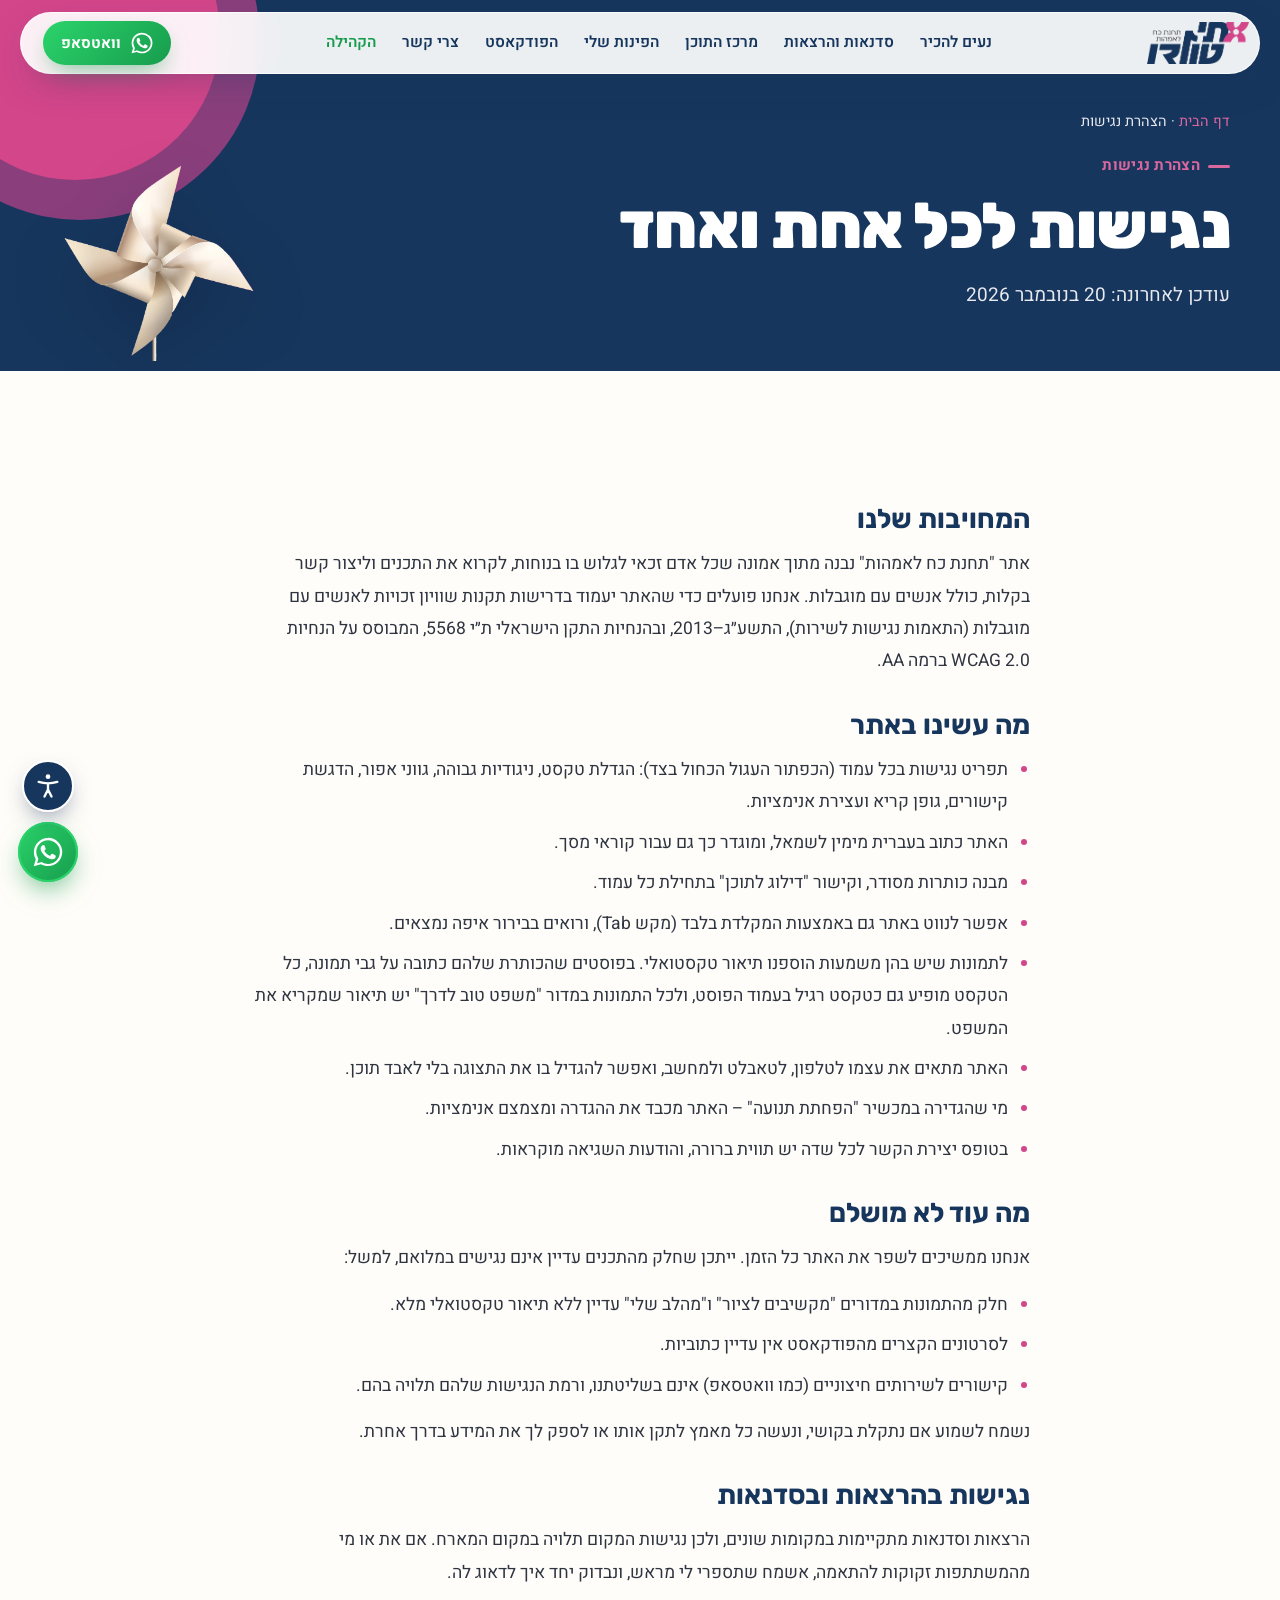
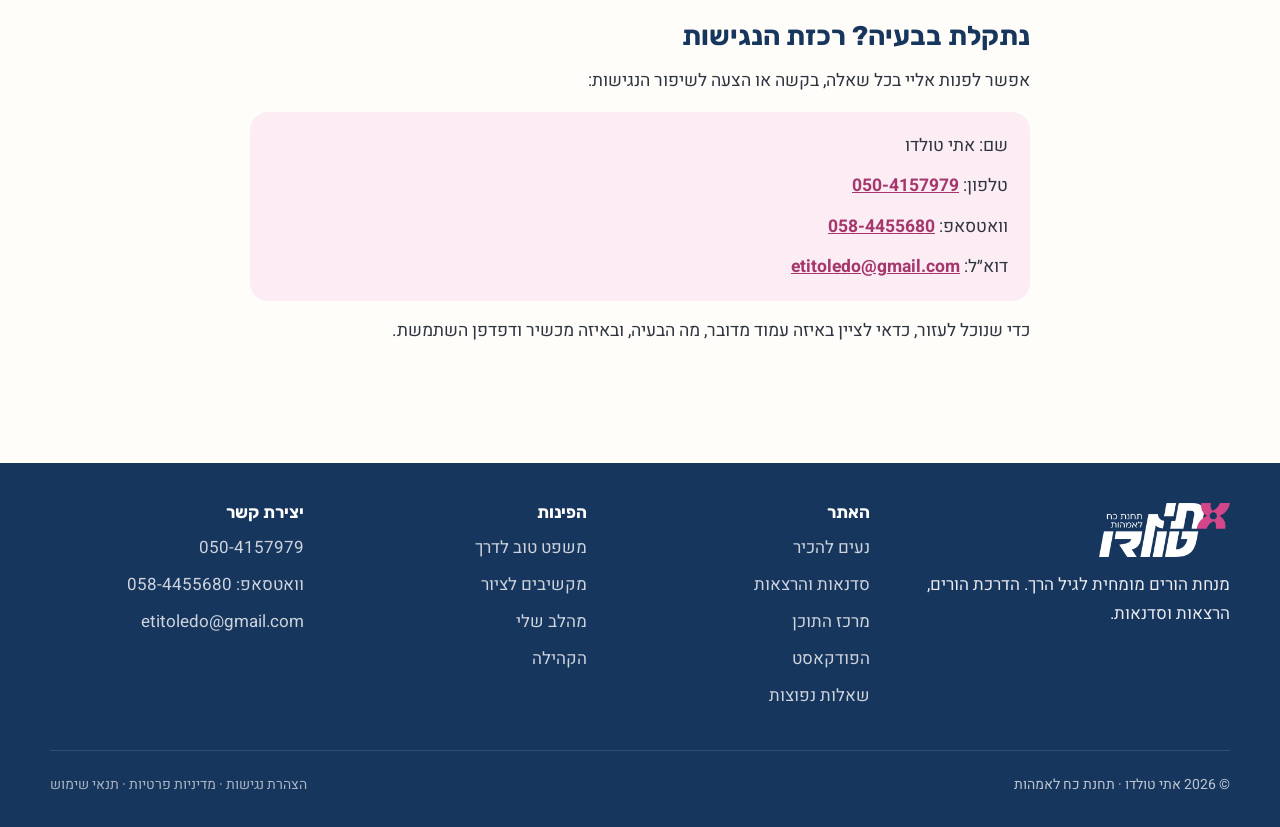
<file: accessibility.html>
<!doctype html>
<html lang="he" dir="rtl">
<head>
  <meta charset="utf-8">
  <meta name="viewport" content="width=device-width, initial-scale=1">
  <title>הצהרת נגישות | אתי טולדו – תחנת כח לאמהות</title>
  <meta name="description" content="הצהרת הנגישות של אתר תחנת כח לאמהות – אתי טולדו">
  <meta name="lazy:whatsapp" data-edit-meta="contact.whatsapp" data-label="מספר וואטסאפ" content="058-4455680">
  <meta name="lazy:wa-message" data-edit-meta="contact.wa_message" data-label="ההודעה המוכנה בוואטסאפ" data-type="long" content="היי אתי, הגעתי מהאתר ואשמח לשמוע פרטים">
  <meta property="og:title" content="תחנת כח לאמהות | אתי טולדו">
  <meta property="og:description" content="מקום לעצור, להתחזק, לקבל כלים ולחזור הביתה עם כוחות חדשים.">
  <meta property="og:type" content="website">
  <meta property="og:locale" content="he_IL">
  <meta property="og:image" content="https://etitoledo.co.il/assets/share.jpg">
  <meta property="og:image:width" content="1200">
  <meta property="og:image:height" content="630">
  <meta name="twitter:card" content="summary_large_image">
  <link rel="icon" href="assets/favicon.png" type="image/png">
  <link rel="preconnect" href="https://fonts.googleapis.com">
  <link rel="preconnect" href="https://fonts.gstatic.com" crossorigin>
  <link href="https://fonts.googleapis.com/css2?family=Heebo:wght@400;500;600;700;800&family=Rubik:wght@500;700;800;900&display=swap" rel="stylesheet">
  <link rel="stylesheet" href="style.css?v=2611331">
  <link rel="stylesheet" href="home-b.css?v=2611241">
  <link rel="stylesheet" href="pages.css?v=2611331">
  <script>document.documentElement.classList.add('js');</script>
  <script src="config.js?v=2611242"></script>
  <script src="content.js?v=2611351" defer></script>
  <script src="script.js?v=2611221" defer></script>
  
  <script src="a11y.js?v=2611291" defer></script>
  <script src="analytics.js?v=2611241" defer></script>
  <link rel="canonical" href="https://etitoledo.co.il/accessibility.html">
  <meta property="og:url" content="https://etitoledo.co.il/accessibility.html">
</head>
<body>
<svg width="0" height="0" style="position:absolute" aria-hidden="true">
  <symbol id="i-check" viewBox="0 0 24 24"><path d="M20 6 9 17l-5-5"/></symbol>
  <symbol id="i-arrow" viewBox="0 0 24 24"><path d="M19 12H5"/><path d="m12 19-7-7 7-7"/></symbol>
  <symbol id="i-phone" viewBox="0 0 24 24"><path d="M22 16.9v3a2 2 0 0 1-2.2 2 19.8 19.8 0 0 1-8.6-3.1 19.5 19.5 0 0 1-6-6A19.8 19.8 0 0 1 2.1 4.2 2 2 0 0 1 4.1 2h3a2 2 0 0 1 2 1.7c.1 1 .4 1.9.7 2.8a2 2 0 0 1-.5 2.1L8.1 9.9a16 16 0 0 0 6 6l1.3-1.3a2 2 0 0 1 2.1-.4c.9.3 1.8.6 2.8.7a2 2 0 0 1 1.7 2z"/></symbol>
  <symbol id="i-mail" viewBox="0 0 24 24"><rect x="2" y="4" width="20" height="16" rx="2"/><path d="m22 7-10 5L2 7"/></symbol>
  <symbol id="i-wa" viewBox="0 0 24 24"><path fill="currentColor" stroke="none" d="M17.5 14.4c-.3-.2-1.8-.9-2-1-.3-.1-.5-.1-.7.2-.2.3-.8 1-.9 1.2-.2.2-.4.2-.6.1-.3-.2-1.3-.5-2.4-1.5-.9-.8-1.5-1.8-1.7-2.1-.2-.3 0-.5.1-.6l.5-.5c.1-.2.2-.3.3-.5.1-.2 0-.4 0-.5l-.9-2.2c-.2-.6-.5-.5-.7-.5h-.6c-.2 0-.5.1-.8.4-.3.3-1 1-1 2.5s1.1 2.9 1.2 3.1c.2.2 2.1 3.2 5.1 4.5.7.3 1.3.5 1.7.6.7.2 1.4.2 1.9.1.6-.1 1.8-.7 2-1.4.2-.7.2-1.3.2-1.4-.1-.1-.3-.2-.6-.3zM12 21.5c-1.7 0-3.4-.5-4.8-1.3l-.3-.2-3.6.9 1-3.5-.2-.4a9.4 9.4 0 0 1-1.5-5c0-5.2 4.2-9.4 9.4-9.4 2.5 0 4.9 1 6.7 2.8a9.4 9.4 0 0 1 2.8 6.7c0 5.2-4.2 9.4-9.5 9.4zm8-17.5A11.3 11.3 0 0 0 12 .7C5.8.7.7 5.8.7 12c0 2 .5 4 1.5 5.7L.6 23.3l5.7-1.5c1.7.9 3.7 1.4 5.7 1.4 6.3 0 11.4-5.1 11.4-11.3 0-3-1.2-5.9-3.3-8z"/></symbol>
  <symbol id="i-menu" viewBox="0 0 24 24"><path d="M4 7h16M4 12h16M10 17h10"/></symbol>
  <symbol id="i-x" viewBox="0 0 24 24"><path d="M18 6 6 18M6 6l12 12"/></symbol>
  <symbol id="i-users" viewBox="0 0 24 24"><path d="M16 21v-2a4 4 0 0 0-4-4H6a4 4 0 0 0-4 4v2"/><circle cx="9" cy="7" r="4"/><path d="M22 21v-2a4 4 0 0 0-3-3.9M16 3.1a4 4 0 0 1 0 7.8"/></symbol>
  <symbol id="i-mic" viewBox="0 0 24 24"><rect x="9" y="2" width="6" height="12" rx="3"/><path d="M19 10v1a7 7 0 0 1-14 0v-1M12 18v4M8 22h8"/></symbol>
  <symbol id="i-headphones" viewBox="0 0 24 24"><path d="M3 14h3a2 2 0 0 1 2 2v3a2 2 0 0 1-2 2H5a2 2 0 0 1-2-2v-7a9 9 0 0 1 18 0v7a2 2 0 0 1-2 2h-1a2 2 0 0 1-2-2v-3a2 2 0 0 1 2-2h3"/></symbol>
  <symbol id="i-heart" viewBox="0 0 24 24"><path d="M19 14c1.5-1.5 3-3.2 3-5.5A5.5 5.5 0 0 0 16.5 3c-1.8 0-3 .5-4.5 2-1.5-1.5-2.7-2-4.5-2A5.5 5.5 0 0 0 2 8.5c0 2.3 1.5 4 3 5.5l7 7z"/></symbol>
  <symbol id="i-book" viewBox="0 0 24 24"><path d="M2 4h6a4 4 0 0 1 4 4v13a3 3 0 0 0-3-3H2zM22 4h-6a4 4 0 0 0-4 4v13a3 3 0 0 1 3-3h7z"/></symbol>
  <symbol id="i-pencil" viewBox="0 0 24 24"><path d="M17 3a2.8 2.8 0 1 1 4 4L7.5 20.5 2 22l1.5-5.5zM15 5l4 4"/></symbol>
  <symbol id="i-quote" viewBox="0 0 24 24"><path d="M3 21c3 0 7-1 7-8V5c0-1.3-.8-2-2-2H4c-1.3 0-2 .7-2 2v6c0 1.3.7 2 2 2 1 0 1 0 1 1v1c0 1-1 2-2 2s-1 0-1 1v3c0 1 0 1 1 1zM15 21c3 0 7-1 7-8V5c0-1.3-.8-2-2-2h-4c-1.3 0-2 .7-2 2v6c0 1.3.7 2 2 2h.8c0 2.3.2 4-2.8 4v3c0 1 0 1 1 1z"/></symbol>
  <symbol id="i-calendar" viewBox="0 0 24 24"><rect x="3" y="4" width="18" height="18" rx="2"/><path d="M16 2v4M8 2v4M3 10h18"/></symbol>
  <symbol id="i-spark" viewBox="0 0 24 24"><path d="M12 3l1.9 5.8 6.1 1.9-6.1 1.9-1.9 5.9-1.9-5.9L4 10.7l6.1-1.9z"/><path d="M19 17v4M17 19h4"/></symbol>
  <symbol id="i-search" viewBox="0 0 24 24"><circle cx="11" cy="11" r="8"/><path d="m21 21-4.3-4.3"/></symbol>
  <symbol id="i-play" viewBox="0 0 24 24"><circle cx="12" cy="12" r="10"/><path d="m10 8 6 4-6 4z"/></symbol>
  <symbol id="i-grad" viewBox="0 0 24 24"><path d="M22 10 12 5 2 10l10 5z"/><path d="M6 12v5c3 3 9 3 12 0v-5"/></symbol>
  <symbol id="i-bulb" viewBox="0 0 24 24"><path d="M9 18h6M10 22h4M12 2a7 7 0 0 0-4 12.7V17h8v-2.3A7 7 0 0 0 12 2z"/></symbol>
</svg>

<a class="sr" href="#main">דילוג לתוכן</a>

<!-- תפריט צף -->
<header class="nav-wrap">
  <nav class="nav" aria-label="ניווט ראשי">
    <a class="logo" href="index.html" aria-label="תחנת כח לאמהות – אתי טולדו, לדף הבית">
      <img class="logo__img" data-edit-img="brand.logo" data-label="לוגו" src="assets/logo.png" alt="אתי טולדו – תחנת כח לאמהות" width="102" height="42">
    </a>
    <div class="nav__links">
      <a href="index.html#about">נעים להכיר</a>
      <a href="workshops.html">סדנאות והרצאות</a>
      <a href="content.html">מרכז התוכן</a>
      <a href="index.html#corners">הפינות שלי</a>
      <a href="index.html#podcast">הפודקאסט</a>
      <a href="index.html#contact">צרי קשר</a>
      <a class="nav__comm" href="https://chat.whatsapp.com/KLcxTEYWqjWKX0vAD19I10" target="_blank" rel="noopener">הקהילה</a>
    </div>
    <div class="nav__actions">
      <a class="btn btn--wa btn--sm nav__wa" data-edit-wa href="https://wa.me/972584455680"><svg class="ico"><use href="#i-wa"/></svg><span>וואטסאפ</span></a>
      <button class="burger" type="button" data-open-drawer aria-expanded="false" aria-controls="drawer"><svg class="ico"><use href="#i-menu"/></svg><span class="sr">פתיחת תפריט</span></button>
    </div>
  </nav>
</header>

<div class="drawer" id="drawer" aria-hidden="true">
  <div class="drawer__top">
    <img src="assets/logo-white.png" data-edit-img="brand.logo_white" data-label="לוגו לבן (לרקע כהה)" alt="אתי טולדו – תחנת כח לאמהות" width="107" height="44">
    <button class="burger drawer__close" type="button" data-close-drawer><svg class="ico"><use href="#i-x"/></svg><span class="sr">סגירת תפריט</span></button>
  </div>
  <nav aria-label="תפריט לנייד">
    <a href="index.html#about">נעים להכיר <small>הדרך והסיפור</small></a>
    <a href="workshops.html">סדנאות והרצאות <small>תהליכיות וחד־פעמיות</small></a>
    <a href="content.html">מרכז התוכן <small>סרטונים, מאמרים, כלים</small></a>
    <a href="index.html#corners">הפינות שלי <small>משפט, ציור, מהלב</small></a>
    <a href="index.html#podcast">הפודקאסט <small>חדש · קטעים מהפרקים</small></a>
    <a href="index.html#contact">צרי קשר <small>טלפון, וואטסאפ, מייל</small></a>
    <a href="https://chat.whatsapp.com/KLcxTEYWqjWKX0vAD19I10" target="_blank" rel="noopener">הקהילה בוואטסאפ <small>להצטרפות</small></a>
  </nav>
  <div class="btns">
    <a class="btn btn--wa btn--lg" data-edit-wa href="https://wa.me/972584455680"><svg class="ico"><use href="#i-wa"/></svg>הודעה בוואטסאפ</a>
    <a class="btn btn--glass btn--lg" data-edit-tel href="tel:+972504157979"><svg class="ico"><use href="#i-phone"/></svg>חיוג</a>
  </div>
</div>

<main id="main">
<section class="page-hero page-hero--short on-dark">
  <span class="circle page-hero__c1" aria-hidden="true"></span><span class="circle page-hero__c2" aria-hidden="true"></span>
  <img class="pinwheel page-hero__pin" src="assets/pinwheel.png?v=2" alt="" aria-hidden="true">
  <div class="wrap">
    <p class="crumbs"><a href="index.html">דף הבית</a> · הצהרת נגישות</p>
    <p class="eyebrow">הצהרת נגישות</p>
    <h1 class="title">נגישות לכל אחת ואחד</h1>
    <p class="lead-p">עודכן לאחרונה: 20 בנובמבר 2026</p>
  </div>
</section>
<section class="sec">
  <div class="wrap legal">

<h2>המחויבות שלנו</h2>
<p>אתר "תחנת כח לאמהות" נבנה מתוך אמונה שכל אדם זכאי לגלוש בו בנוחות, לקרוא את התכנים וליצור קשר בקלות, כולל אנשים עם מוגבלות. אנחנו פועלים כדי שהאתר יעמוד בדרישות תקנות שוויון זכויות לאנשים עם מוגבלות (התאמות נגישות לשירות), התשע״ג–2013, ובהנחיות התקן הישראלי ת״י 5568, המבוסס על הנחיות WCAG 2.0 ברמה AA.</p>

<h2>מה עשינו באתר</h2>
<ul>
  <li>תפריט נגישות בכל עמוד (הכפתור העגול הכחול בצד): הגדלת טקסט, ניגודיות גבוהה, גווני אפור, הדגשת קישורים, גופן קריא ועצירת אנימציות.</li>
  <li>האתר כתוב בעברית מימין לשמאל, ומוגדר כך גם עבור קוראי מסך.</li>
  <li>מבנה כותרות מסודר, וקישור "דילוג לתוכן" בתחילת כל עמוד.</li>
  <li>אפשר לנווט באתר גם באמצעות המקלדת בלבד (מקש Tab), ורואים בבירור איפה נמצאים.</li>
  <li>לתמונות שיש בהן משמעות הוספנו תיאור טקסטואלי. בפוסטים שהכותרת שלהם כתובה על גבי תמונה, כל הטקסט מופיע גם כטקסט רגיל בעמוד הפוסט, ולכל התמונות במדור "משפט טוב לדרך" יש תיאור שמקריא את המשפט.</li>
  <li>האתר מתאים את עצמו לטלפון, לטאבלט ולמחשב, ואפשר להגדיל בו את התצוגה בלי לאבד תוכן.</li>
  <li>מי שהגדירה במכשיר "הפחתת תנועה" – האתר מכבד את ההגדרה ומצמצם אנימציות.</li>
  <li>בטופס יצירת הקשר לכל שדה יש תווית ברורה, והודעות השגיאה מוקראות.</li>
</ul>

<h2>מה עוד לא מושלם</h2>
<p>אנחנו ממשיכים לשפר את האתר כל הזמן. ייתכן שחלק מהתכנים עדיין אינם נגישים במלואם, למשל:</p>
<ul>
  <li>חלק מהתמונות במדורים "מקשיבים לציור" ו"מהלב שלי" עדיין ללא תיאור טקסטואלי מלא.</li>
  <li>לסרטונים הקצרים מהפודקאסט אין עדיין כתוביות.</li>
  <li>קישורים לשירותים חיצוניים (כמו וואטסאפ) אינם בשליטתנו, ורמת הנגישות שלהם תלויה בהם.</li>
</ul>
<p>נשמח לשמוע אם נתקלת בקושי, ונעשה כל מאמץ לתקן אותו או לספק לך את המידע בדרך אחרת.</p>

<h2>נגישות בהרצאות ובסדנאות</h2>
<p>הרצאות וסדנאות מתקיימות במקומות שונים, ולכן נגישות המקום תלויה במקום המארח. אם את או מי מהמשתתפות זקוקות להתאמה, אשמח שתספרי לי מראש, ונבדוק יחד איך לדאוג לה.</p>

<h2>נתקלת בבעיה? רכזת הנגישות</h2>
<p>אפשר לפנות אליי בכל שאלה, בקשה או הצעה לשיפור הנגישות:</p>
<ul class="legal__contact">
  <li>שם: אתי טולדו</li>
  <li>טלפון: <a href="tel:+972504157979" dir="ltr">050-4157979</a></li>
  <li>וואטסאפ: <a href="https://wa.me/972584455680" dir="ltr">058-4455680</a></li>
  <li>דוא״ל: <a href="mailto:etitoledo@gmail.com">etitoledo@gmail.com</a></li>
</ul>
<p>כדי שנוכל לעזור, כדאי לציין באיזה עמוד מדובר, מה הבעיה, ובאיזה מכשיר ודפדפן השתמשת.</p>

  </div>
</section>
</main>

<footer class="footer">
  <div class="wrap footer__grid">
    <div>
      <img src="assets/logo-white.png" data-edit-img="brand.logo_white" alt="אתי טולדו – תחנת כח לאמהות" width="131" height="54">
      <p style="margin-top:14px;max-width:34ch" data-edit="footer.text" data-label="משפט בכותרת התחתונה" data-type="long">מנחת הורים מומחית לגיל הרך. הדרכת הורים, הרצאות וסדנאות.</p>
    </div>
    <div><h4>האתר</h4><ul><li><a href="index.html#about">נעים להכיר</a></li><li><a href="workshops.html">סדנאות והרצאות</a></li><li><a href="content.html">מרכז התוכן</a></li><li><a href="index.html#podcast">הפודקאסט</a></li><li><a href="workshops.html#faq">שאלות נפוצות</a></li></ul></div>
    <div><h4>הפינות</h4><ul><li><a href="quotes.html">משפט טוב לדרך</a></li><li><a href="index.html#corners">מקשיבים לציור</a></li><li><a href="index.html#corners">מהלב שלי</a></li><li><a href="https://chat.whatsapp.com/KLcxTEYWqjWKX0vAD19I10" target="_blank" rel="noopener">הקהילה</a></li></ul></div>
    <div><h4>יצירת קשר</h4><ul><li><a data-edit-tel href="tel:+972504157979" dir="ltr">050-4157979</a></li><li><a data-edit-wa href="https://wa.me/972584455680">וואטסאפ: <span dir="ltr">058-4455680</span></a></li><li><a href="mailto:etitoledo@gmail.com">etitoledo@gmail.com</a></li></ul></div>
  </div>
  <div class="wrap footer__bottom"><span>© <span data-year>2026</span> אתי טולדו · תחנת כח לאמהות</span><span><a href="accessibility.html">הצהרת נגישות</a> · <a href="privacy.html">מדיניות פרטיות</a> · <a href="terms.html">תנאי שימוש</a></span></div>
</footer>

<a class="wa-float" data-edit-wa href="https://wa.me/972584455680" aria-label="הודעה בוואטסאפ"><svg class="ico"><use href="#i-wa"/></svg></a>
</body>
</html>
</file>
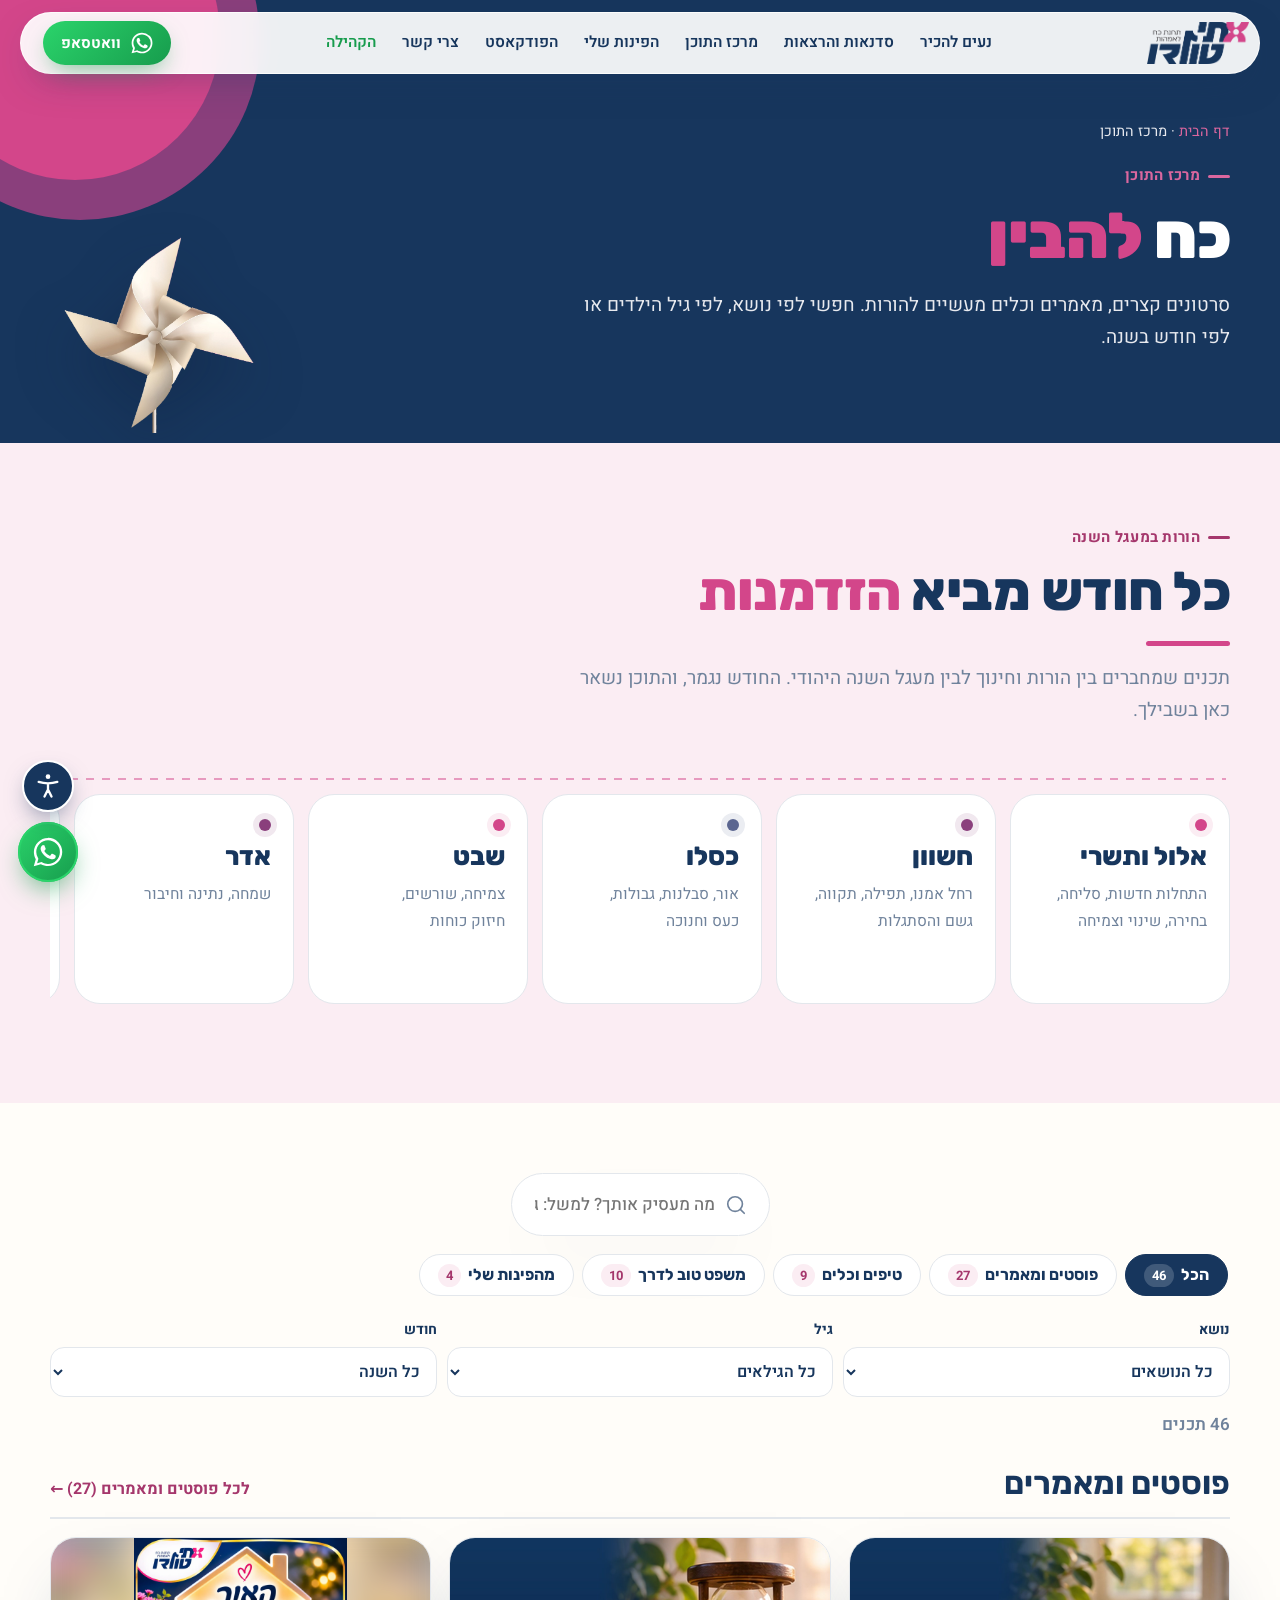
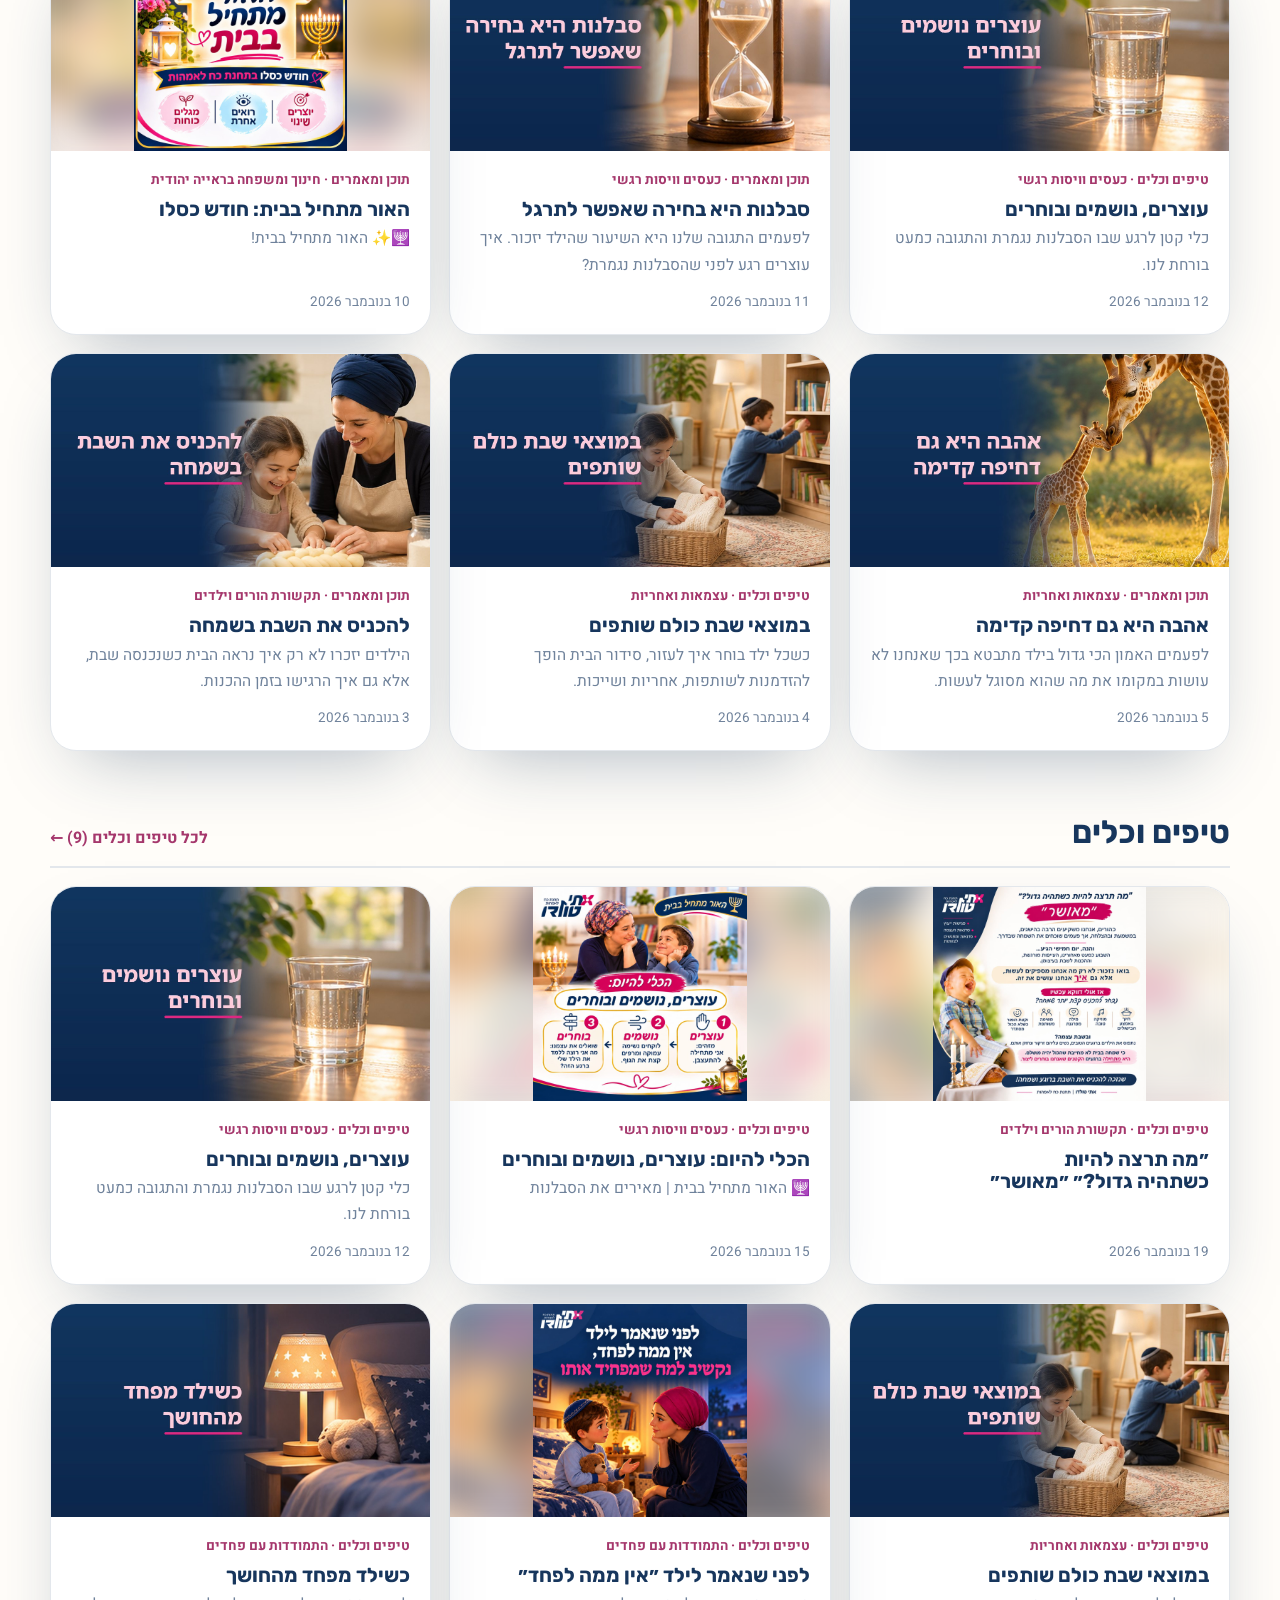
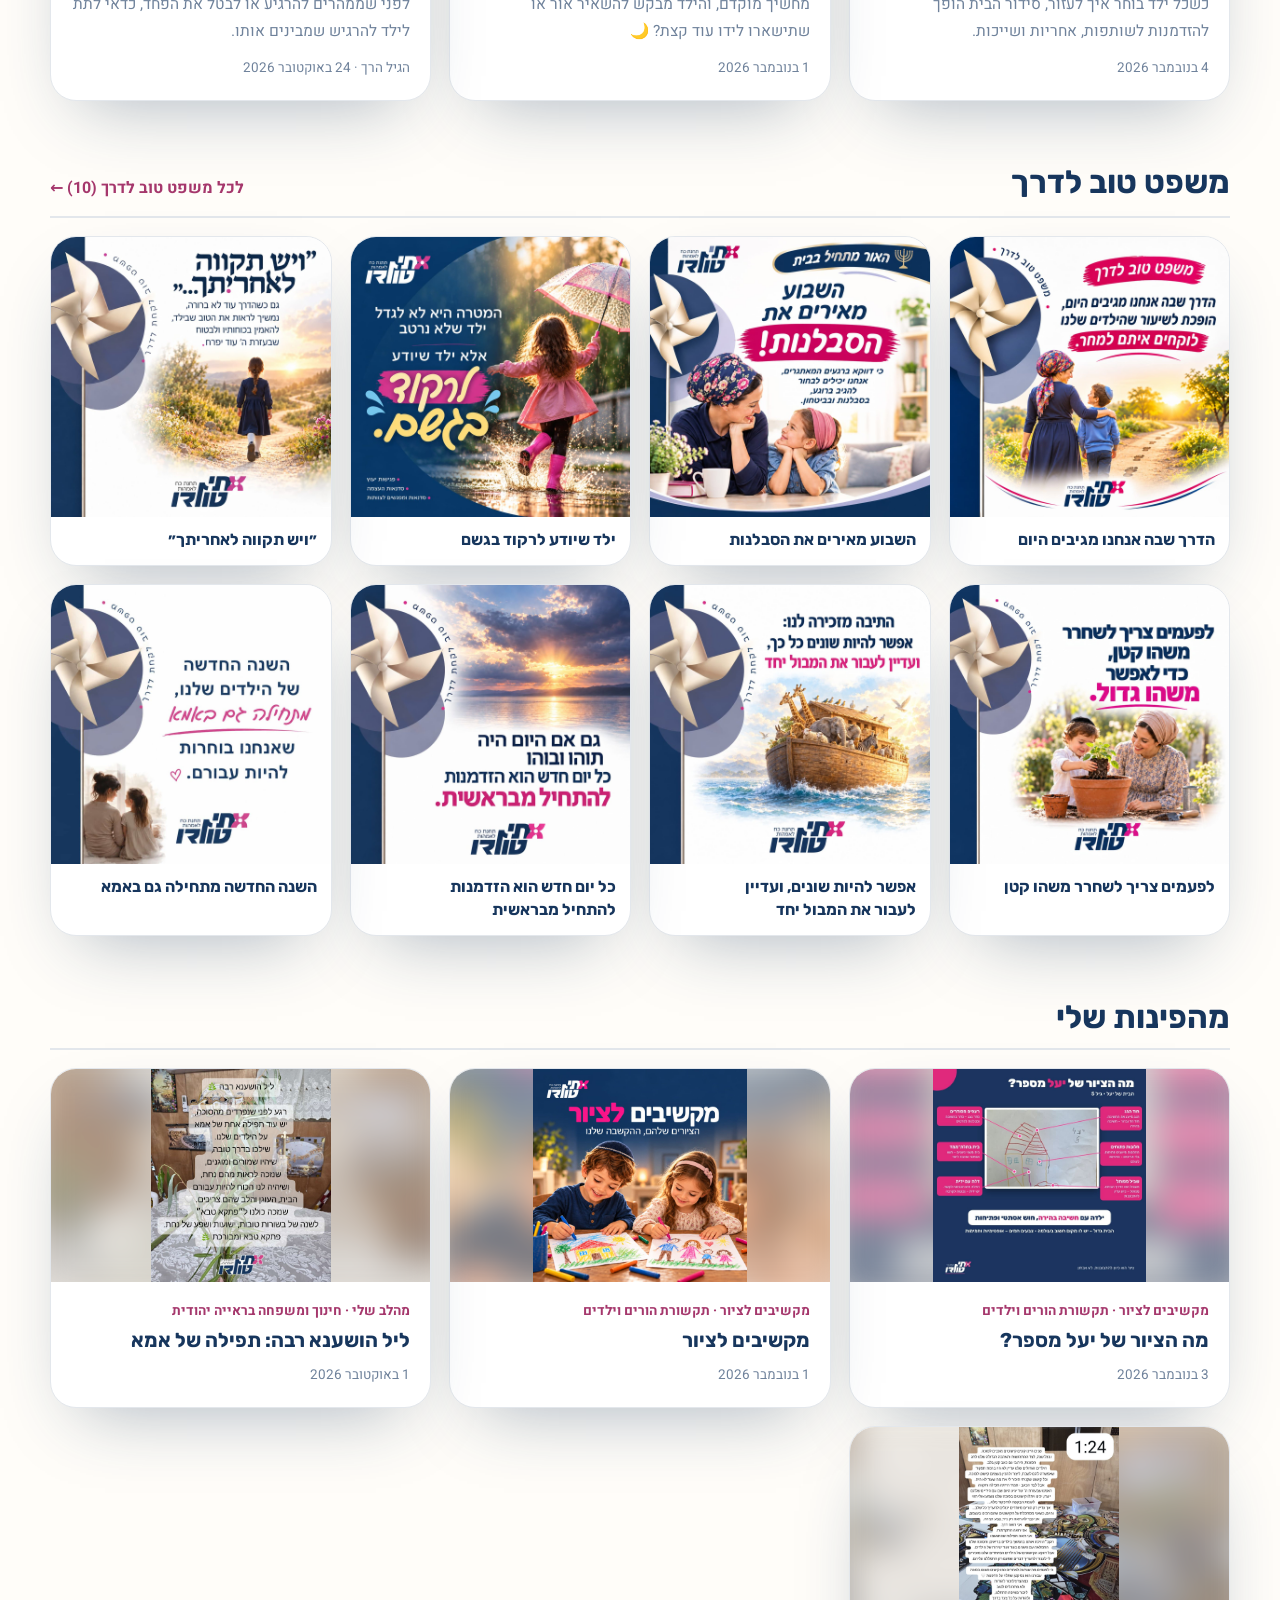
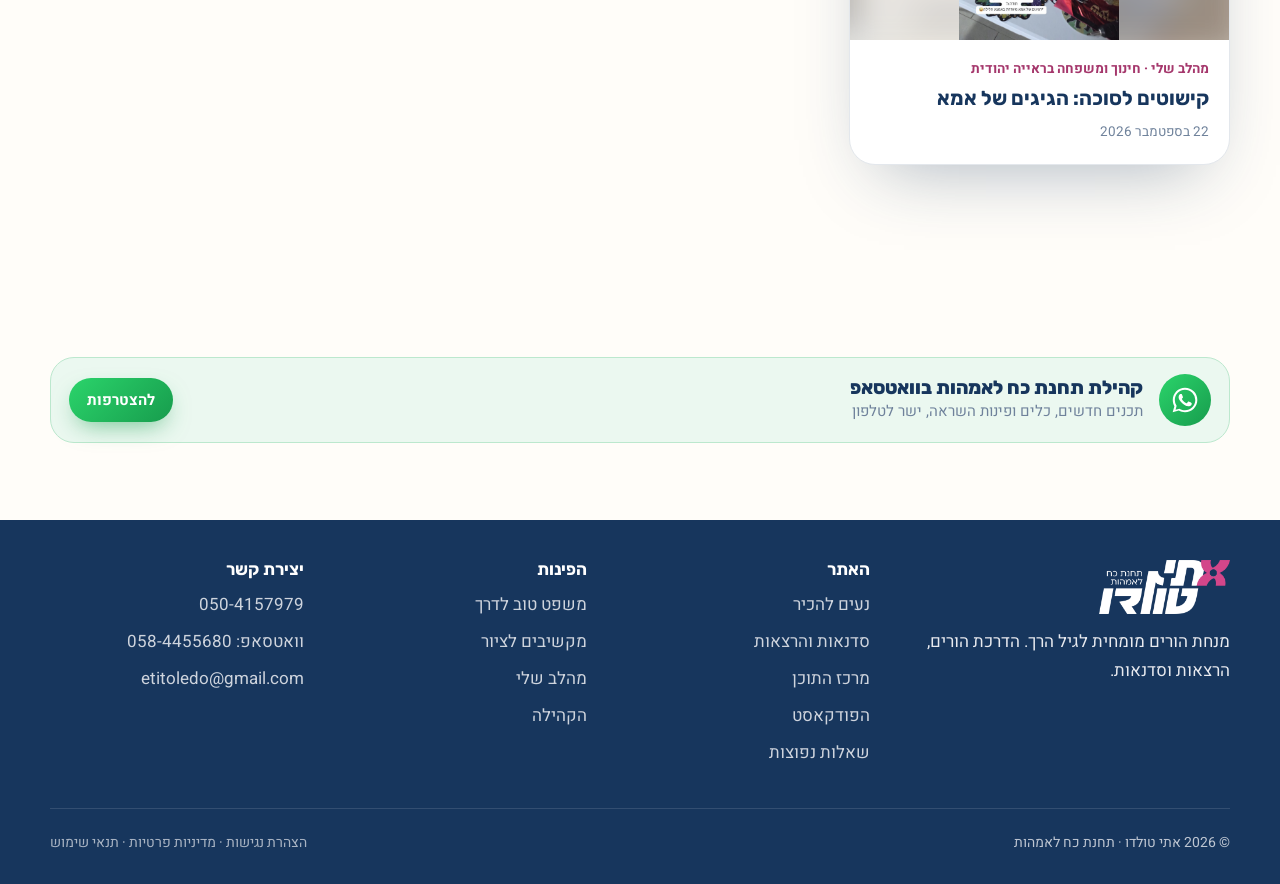
<file: content.html>
<!doctype html>
<html lang="he" dir="rtl">
<head>
  <meta charset="utf-8">
  <meta name="viewport" content="width=device-width, initial-scale=1">
  <title>מרכז התוכן | תחנת כח לאמהות – אתי טולדו</title>
  <meta name="description" content="סרטונים קצרים, מאמרים וכלים מעשיים להורות, לפי נושא, גיל הילדים וחודשי השנה העברית.">
  <meta name="lazy:whatsapp" data-edit-meta="contact.whatsapp" data-label="מספר וואטסאפ" content="058-4455680">
  <meta name="lazy:wa-message" data-edit-meta="contact.wa_message" data-label="ההודעה המוכנה בוואטסאפ" data-type="long" content="היי אתי, הגעתי מהאתר ואשמח לשמוע פרטים">
  <meta property="og:title" content="תחנת כח לאמהות | אתי טולדו">
  <meta property="og:description" content="מקום לעצור, להתחזק, לקבל כלים ולחזור הביתה עם כוחות חדשים.">
  <meta property="og:type" content="website">
  <meta property="og:locale" content="he_IL">
  <meta property="og:image" content="https://etitoledo.co.il/assets/share.jpg">
  <meta property="og:image:width" content="1200">
  <meta property="og:image:height" content="630">
  <meta name="twitter:card" content="summary_large_image">
  <link rel="icon" href="assets/favicon.png" type="image/png">
  <link rel="preconnect" href="https://fonts.googleapis.com">
  <link rel="preconnect" href="https://fonts.gstatic.com" crossorigin>
  <link href="https://fonts.googleapis.com/css2?family=Heebo:wght@400;500;600;700;800&family=Rubik:wght@500;700;800;900&display=swap" rel="stylesheet">
  <link rel="stylesheet" href="style.css?v=2611331">
  <link rel="stylesheet" href="home-b.css?v=2611241">
  <link rel="stylesheet" href="pages.css?v=2611331">
  <script>document.documentElement.classList.add('js');</script>
  <script src="config.js?v=2611242"></script>
  <script src="content.js?v=2611351" defer></script>
  <script src="script.js?v=2611221" defer></script>
  <script src="content-seed.js?v=2611361" defer></script>
  <script src="content-store.js?v=2611321" defer></script>
  <script src="content-ui.js?v=2611301" defer></script>
  <script src="content-page.js?v=2611361" defer></script>
  <script src="a11y.js?v=2611291" defer></script>
  <script src="analytics.js?v=2611241" defer></script>
  <link rel="canonical" href="https://etitoledo.co.il/content.html">
  <meta property="og:url" content="https://etitoledo.co.il/content.html">
</head>
<body>
<svg width="0" height="0" style="position:absolute" aria-hidden="true">
  <symbol id="i-check" viewBox="0 0 24 24"><path d="M20 6 9 17l-5-5"/></symbol>
  <symbol id="i-arrow" viewBox="0 0 24 24"><path d="M19 12H5"/><path d="m12 19-7-7 7-7"/></symbol>
  <symbol id="i-phone" viewBox="0 0 24 24"><path d="M22 16.9v3a2 2 0 0 1-2.2 2 19.8 19.8 0 0 1-8.6-3.1 19.5 19.5 0 0 1-6-6A19.8 19.8 0 0 1 2.1 4.2 2 2 0 0 1 4.1 2h3a2 2 0 0 1 2 1.7c.1 1 .4 1.9.7 2.8a2 2 0 0 1-.5 2.1L8.1 9.9a16 16 0 0 0 6 6l1.3-1.3a2 2 0 0 1 2.1-.4c.9.3 1.8.6 2.8.7a2 2 0 0 1 1.7 2z"/></symbol>
  <symbol id="i-mail" viewBox="0 0 24 24"><rect x="2" y="4" width="20" height="16" rx="2"/><path d="m22 7-10 5L2 7"/></symbol>
  <symbol id="i-wa" viewBox="0 0 24 24"><path fill="currentColor" stroke="none" d="M17.5 14.4c-.3-.2-1.8-.9-2-1-.3-.1-.5-.1-.7.2-.2.3-.8 1-.9 1.2-.2.2-.4.2-.6.1-.3-.2-1.3-.5-2.4-1.5-.9-.8-1.5-1.8-1.7-2.1-.2-.3 0-.5.1-.6l.5-.5c.1-.2.2-.3.3-.5.1-.2 0-.4 0-.5l-.9-2.2c-.2-.6-.5-.5-.7-.5h-.6c-.2 0-.5.1-.8.4-.3.3-1 1-1 2.5s1.1 2.9 1.2 3.1c.2.2 2.1 3.2 5.1 4.5.7.3 1.3.5 1.7.6.7.2 1.4.2 1.9.1.6-.1 1.8-.7 2-1.4.2-.7.2-1.3.2-1.4-.1-.1-.3-.2-.6-.3zM12 21.5c-1.7 0-3.4-.5-4.8-1.3l-.3-.2-3.6.9 1-3.5-.2-.4a9.4 9.4 0 0 1-1.5-5c0-5.2 4.2-9.4 9.4-9.4 2.5 0 4.9 1 6.7 2.8a9.4 9.4 0 0 1 2.8 6.7c0 5.2-4.2 9.4-9.5 9.4zm8-17.5A11.3 11.3 0 0 0 12 .7C5.8.7.7 5.8.7 12c0 2 .5 4 1.5 5.7L.6 23.3l5.7-1.5c1.7.9 3.7 1.4 5.7 1.4 6.3 0 11.4-5.1 11.4-11.3 0-3-1.2-5.9-3.3-8z"/></symbol>
  <symbol id="i-menu" viewBox="0 0 24 24"><path d="M4 7h16M4 12h16M10 17h10"/></symbol>
  <symbol id="i-x" viewBox="0 0 24 24"><path d="M18 6 6 18M6 6l12 12"/></symbol>
  <symbol id="i-users" viewBox="0 0 24 24"><path d="M16 21v-2a4 4 0 0 0-4-4H6a4 4 0 0 0-4 4v2"/><circle cx="9" cy="7" r="4"/><path d="M22 21v-2a4 4 0 0 0-3-3.9M16 3.1a4 4 0 0 1 0 7.8"/></symbol>
  <symbol id="i-mic" viewBox="0 0 24 24"><rect x="9" y="2" width="6" height="12" rx="3"/><path d="M19 10v1a7 7 0 0 1-14 0v-1M12 18v4M8 22h8"/></symbol>
  <symbol id="i-headphones" viewBox="0 0 24 24"><path d="M3 14h3a2 2 0 0 1 2 2v3a2 2 0 0 1-2 2H5a2 2 0 0 1-2-2v-7a9 9 0 0 1 18 0v7a2 2 0 0 1-2 2h-1a2 2 0 0 1-2-2v-3a2 2 0 0 1 2-2h3"/></symbol>
  <symbol id="i-heart" viewBox="0 0 24 24"><path d="M19 14c1.5-1.5 3-3.2 3-5.5A5.5 5.5 0 0 0 16.5 3c-1.8 0-3 .5-4.5 2-1.5-1.5-2.7-2-4.5-2A5.5 5.5 0 0 0 2 8.5c0 2.3 1.5 4 3 5.5l7 7z"/></symbol>
  <symbol id="i-book" viewBox="0 0 24 24"><path d="M2 4h6a4 4 0 0 1 4 4v13a3 3 0 0 0-3-3H2zM22 4h-6a4 4 0 0 0-4 4v13a3 3 0 0 1 3-3h7z"/></symbol>
  <symbol id="i-pencil" viewBox="0 0 24 24"><path d="M17 3a2.8 2.8 0 1 1 4 4L7.5 20.5 2 22l1.5-5.5zM15 5l4 4"/></symbol>
  <symbol id="i-quote" viewBox="0 0 24 24"><path d="M3 21c3 0 7-1 7-8V5c0-1.3-.8-2-2-2H4c-1.3 0-2 .7-2 2v6c0 1.3.7 2 2 2 1 0 1 0 1 1v1c0 1-1 2-2 2s-1 0-1 1v3c0 1 0 1 1 1zM15 21c3 0 7-1 7-8V5c0-1.3-.8-2-2-2h-4c-1.3 0-2 .7-2 2v6c0 1.3.7 2 2 2h.8c0 2.3.2 4-2.8 4v3c0 1 0 1 1 1z"/></symbol>
  <symbol id="i-calendar" viewBox="0 0 24 24"><rect x="3" y="4" width="18" height="18" rx="2"/><path d="M16 2v4M8 2v4M3 10h18"/></symbol>
  <symbol id="i-spark" viewBox="0 0 24 24"><path d="M12 3l1.9 5.8 6.1 1.9-6.1 1.9-1.9 5.9-1.9-5.9L4 10.7l6.1-1.9z"/><path d="M19 17v4M17 19h4"/></symbol>
  <symbol id="i-search" viewBox="0 0 24 24"><circle cx="11" cy="11" r="8"/><path d="m21 21-4.3-4.3"/></symbol>
  <symbol id="i-play" viewBox="0 0 24 24"><circle cx="12" cy="12" r="10"/><path d="m10 8 6 4-6 4z"/></symbol>
  <symbol id="i-grad" viewBox="0 0 24 24"><path d="M22 10 12 5 2 10l10 5z"/><path d="M6 12v5c3 3 9 3 12 0v-5"/></symbol>
  <symbol id="i-bulb" viewBox="0 0 24 24"><path d="M9 18h6M10 22h4M12 2a7 7 0 0 0-4 12.7V17h8v-2.3A7 7 0 0 0 12 2z"/></symbol>
</svg>

<a class="sr" href="#main">דילוג לתוכן</a>

<!-- תפריט צף -->
<header class="nav-wrap">
  <nav class="nav" aria-label="ניווט ראשי">
    <a class="logo" href="index.html" aria-label="תחנת כח לאמהות – אתי טולדו, לדף הבית">
      <img class="logo__img" data-edit-img="brand.logo" data-label="לוגו" src="assets/logo.png" alt="אתי טולדו – תחנת כח לאמהות" width="102" height="42">
    </a>
    <div class="nav__links">
      <a href="index.html#about">נעים להכיר</a>
      <a href="workshops.html">סדנאות והרצאות</a>
      <a href="content.html">מרכז התוכן</a>
      <a href="index.html#corners">הפינות שלי</a>
      <a href="index.html#podcast">הפודקאסט</a>
      <a href="index.html#contact">צרי קשר</a>
      <a class="nav__comm" href="https://chat.whatsapp.com/KLcxTEYWqjWKX0vAD19I10" target="_blank" rel="noopener">הקהילה</a>
    </div>
    <div class="nav__actions">
      <a class="btn btn--wa btn--sm nav__wa" data-edit-wa href="https://wa.me/972584455680"><svg class="ico"><use href="#i-wa"/></svg><span>וואטסאפ</span></a>
      <button class="burger" type="button" data-open-drawer aria-expanded="false" aria-controls="drawer"><svg class="ico"><use href="#i-menu"/></svg><span class="sr">פתיחת תפריט</span></button>
    </div>
  </nav>
</header>

<div class="drawer" id="drawer" aria-hidden="true">
  <div class="drawer__top">
    <img src="assets/logo-white.png" data-edit-img="brand.logo_white" data-label="לוגו לבן (לרקע כהה)" alt="אתי טולדו – תחנת כח לאמהות" width="107" height="44">
    <button class="burger drawer__close" type="button" data-close-drawer><svg class="ico"><use href="#i-x"/></svg><span class="sr">סגירת תפריט</span></button>
  </div>
  <nav aria-label="תפריט לנייד">
    <a href="index.html#about">נעים להכיר <small>הדרך והסיפור</small></a>
    <a href="workshops.html">סדנאות והרצאות <small>תהליכיות וחד־פעמיות</small></a>
    <a href="content.html">מרכז התוכן <small>סרטונים, מאמרים, כלים</small></a>
    <a href="index.html#corners">הפינות שלי <small>משפט, ציור, מהלב</small></a>
    <a href="index.html#podcast">הפודקאסט <small>חדש · קטעים מהפרקים</small></a>
    <a href="index.html#contact">צרי קשר <small>טלפון, וואטסאפ, מייל</small></a>
    <a href="https://chat.whatsapp.com/KLcxTEYWqjWKX0vAD19I10" target="_blank" rel="noopener">הקהילה בוואטסאפ <small>להצטרפות</small></a>
  </nav>
  <div class="btns">
    <a class="btn btn--wa btn--lg" data-edit-wa href="https://wa.me/972584455680"><svg class="ico"><use href="#i-wa"/></svg>הודעה בוואטסאפ</a>
    <a class="btn btn--glass btn--lg" data-edit-tel href="tel:+972504157979"><svg class="ico"><use href="#i-phone"/></svg>חיוג</a>
  </div>
</div>

<main id="main">
<section class="page-hero on-dark">
  <span class="circle page-hero__c1" aria-hidden="true"></span><span class="circle page-hero__c2" aria-hidden="true"></span>
  <img class="pinwheel page-hero__pin" src="assets/pinwheel.png?v=2" alt="" aria-hidden="true">
  <div class="wrap">
    <p class="crumbs"><a href="index.html">דף הבית</a> · מרכז התוכן</p>
    <p class="eyebrow">מרכז התוכן</p>
    <h1 class="title">כח <em>להבין</em></h1>
    <p class="lead-p">סרטונים קצרים, מאמרים וכלים מעשיים להורות. חפשי לפי נושא, לפי גיל הילדים או לפי חודש בשנה.</p>
  </div>
</section>
<!-- ===== הורות במעגל השנה ===== -->
<section class="sec sec--pinksoft sec--tight" id="year" data-section="הורות במעגל השנה">
  <div class="wrap">
    <div class="head">
      <p class="eyebrow rv" data-edit="year.eyebrow" data-label="תווית">הורות במעגל השנה</p>
      <h2 class="title title--u rv rv-d1"><span data-edit="year.title1" data-label="כותרת">כל חודש מביא</span> <em data-edit="year.title2" data-label="כותרת – מילה מודגשת">הזדמנות</em></h2>
      <p class="lead-p rv rv-d2" data-edit="year.text" data-label="שורת הסבר" data-type="long">תכנים שמחברים בין הורות וחינוך לבין מעגל השנה היהודי. החודש נגמר, והתוכן נשאר כאן בשבילך.</p>
    </div>
    <div class="timeline-line" aria-hidden="true"></div>
    <div class="months rv" tabindex="0" aria-label="חודשי השנה העברית">
      <a class="month" href="?month=תשרי#lib-form"><span class="month__dot"></span><span class="month__name" data-edit="m1.name" data-label="חודש 1 – שם">אלול ותשרי</span><p data-edit="m1.text" data-label="חודש 1 – נושאים">התחלות חדשות, סליחה, בחירה, שינוי וצמיחה</p></a>
      <a class="month" href="?month=חשוון#lib-form"><span class="month__dot"></span><span class="month__name" data-edit="m2.name" data-label="חודש 2 – שם">חשוון</span><p data-edit="m2.text" data-label="חודש 2 – נושאים">רחל אמנו, תפילה, תקווה, גשם והסתגלות</p></a>
      <a class="month" href="?month=כסלו#lib-form"><span class="month__dot"></span><span class="month__name" data-edit="m3.name" data-label="חודש 3 – שם">כסלו</span><p data-edit="m3.text" data-label="חודש 3 – נושאים">אור, סבלנות, גבולות, כעס וחנוכה</p></a>
      <a class="month" href="?month=שבט#lib-form"><span class="month__dot"></span><span class="month__name" data-edit="m4.name" data-label="חודש 4 – שם">שבט</span><p data-edit="m4.text" data-label="חודש 4 – נושאים">צמיחה, שורשים, חיזוק כוחות</p></a>
      <a class="month" href="?month=אדר#lib-form"><span class="month__dot"></span><span class="month__name" data-edit="m5.name" data-label="חודש 5 – שם">אדר</span><p data-edit="m5.text" data-label="חודש 5 – נושאים">שמחה, נתינה וחיבור</p></a>
      <a class="month" href="?month=ניסן#lib-form"><span class="month__dot"></span><span class="month__name" data-edit="m6.name" data-label="חודש 6 – שם">ניסן</span><p data-edit="m6.text" data-label="חודש 6 – נושאים">חירות, עצמאות, אחריות ושינוי</p></a>
      <div class="month" style="border-style:dashed"><span class="month__name" style="font-size:20px">אייר ואילך</span><p><span class="todo">הנושאים להשלמה</span></p></div>
    </div>
  </div>
</section>

<section class="sec" style="padding-top:clamp(40px,6vw,70px)">
  <div class="wrap">
    <form class="lib-tools" id="lib-form" role="search">
      <div class="search lib-search">
        <svg class="ico"><use href="#i-search"/></svg>
        <label class="sr" for="lib-q">חיפוש</label>
        <input id="lib-q" name="q" type="search" placeholder="מה מעסיק אותך? למשל: גבולות, כעס, חנוכה">
      </div>
      <input type="hidden" name="type">
      <div class="lib-tabs" id="lib-tabs" role="tablist" aria-label="סוג התוכן"></div>
      <div class="lib-selects lib-selects--3">
                <label class="lib-select">נושא<select name="topic"><option value="">כל הנושאים</option></select></label>
        <label class="lib-select">גיל<select name="age"><option value="">כל הגילאים</option></select></label>
        <label class="lib-select">חודש<select name="month"><option value="">כל השנה</option></select></label>
      </div>
      <p class="lib-count" id="lib-count" aria-live="polite"></p>
    </form>
    <div class="shelves" id="lib-grid"></div>
  </div>
</section>
<section class="sec sec--tight" id="community">
  <div class="wrap">
    <a class="comm-bar" href="https://chat.whatsapp.com/KLcxTEYWqjWKX0vAD19I10" target="_blank" rel="noopener" style="margin:0">
      <span class="comm-bar__ico"><svg class="ico"><use href="#i-wa"/></svg></span>
      <span class="comm-bar__txt"><strong>קהילת תחנת כח לאמהות בוואטסאפ</strong><span>תכנים חדשים, כלים ופינות השראה, ישר לטלפון</span></span>
      <span class="btn btn--wa btn--sm comm-bar__btn">להצטרפות</span>
    </a>
  </div>
</section>
</main>

<footer class="footer">
  <div class="wrap footer__grid">
    <div>
      <img src="assets/logo-white.png" data-edit-img="brand.logo_white" alt="אתי טולדו – תחנת כח לאמהות" width="131" height="54">
      <p style="margin-top:14px;max-width:34ch" data-edit="footer.text" data-label="משפט בכותרת התחתונה" data-type="long">מנחת הורים מומחית לגיל הרך. הדרכת הורים, הרצאות וסדנאות.</p>
    </div>
    <div><h4>האתר</h4><ul><li><a href="index.html#about">נעים להכיר</a></li><li><a href="workshops.html">סדנאות והרצאות</a></li><li><a href="content.html">מרכז התוכן</a></li><li><a href="index.html#podcast">הפודקאסט</a></li><li><a href="workshops.html#faq">שאלות נפוצות</a></li></ul></div>
    <div><h4>הפינות</h4><ul><li><a href="quotes.html">משפט טוב לדרך</a></li><li><a href="index.html#corners">מקשיבים לציור</a></li><li><a href="index.html#corners">מהלב שלי</a></li><li><a href="https://chat.whatsapp.com/KLcxTEYWqjWKX0vAD19I10" target="_blank" rel="noopener">הקהילה</a></li></ul></div>
    <div><h4>יצירת קשר</h4><ul><li><a data-edit-tel href="tel:+972504157979" dir="ltr">050-4157979</a></li><li><a data-edit-wa href="https://wa.me/972584455680">וואטסאפ: <span dir="ltr">058-4455680</span></a></li><li><a href="mailto:etitoledo@gmail.com">etitoledo@gmail.com</a></li></ul></div>
  </div>
  <div class="wrap footer__bottom"><span>© <span data-year>2026</span> אתי טולדו · תחנת כח לאמהות</span><span><a href="accessibility.html">הצהרת נגישות</a> · <a href="privacy.html">מדיניות פרטיות</a> · <a href="terms.html">תנאי שימוש</a></span></div>
</footer>

<a class="wa-float" data-edit-wa href="https://wa.me/972584455680" aria-label="הודעה בוואטסאפ"><svg class="ico"><use href="#i-wa"/></svg></a>
</body>
</html>
</file>
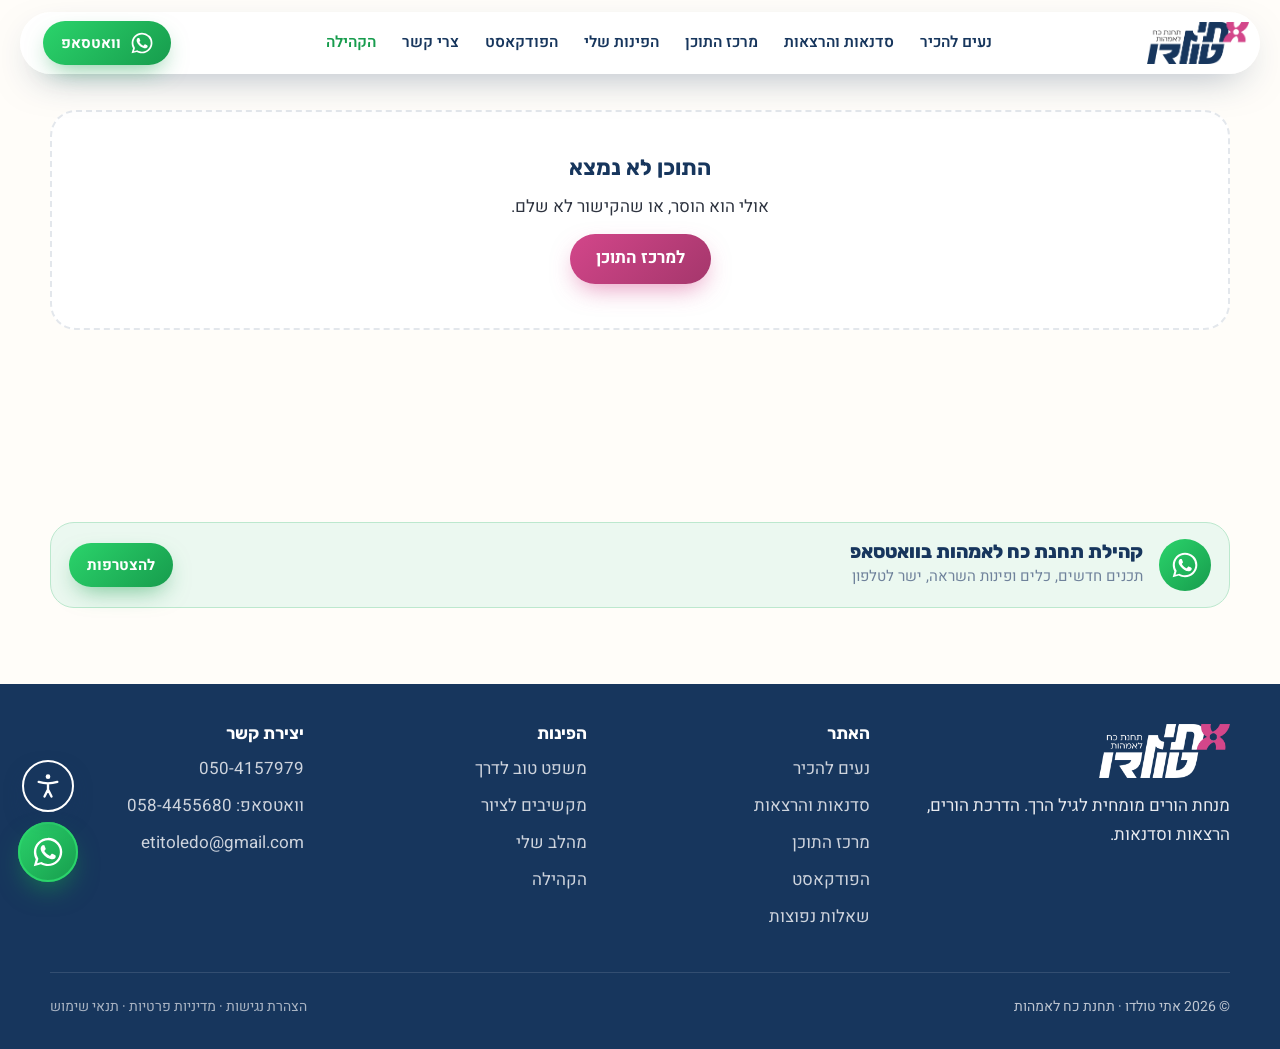
<file: item.html>
<!doctype html>
<html lang="he" dir="rtl">
<head>
  <meta charset="utf-8">
  <meta name="viewport" content="width=device-width, initial-scale=1">
  <title>תחנת כח לאמהות – אתי טולדו</title>
  <meta name="description" content="תוכן ממרכז התוכן של תחנת כח לאמהות">
  <meta name="lazy:whatsapp" data-edit-meta="contact.whatsapp" data-label="מספר וואטסאפ" content="058-4455680">
  <meta name="lazy:wa-message" data-edit-meta="contact.wa_message" data-label="ההודעה המוכנה בוואטסאפ" data-type="long" content="היי אתי, הגעתי מהאתר ואשמח לשמוע פרטים">
  <meta property="og:title" content="תחנת כח לאמהות | אתי טולדו">
  <meta property="og:description" content="מקום לעצור, להתחזק, לקבל כלים ולחזור הביתה עם כוחות חדשים.">
  <meta property="og:type" content="website">
  <meta property="og:locale" content="he_IL">
  <meta property="og:image" content="https://etitoledo.co.il/assets/share.jpg">
  <meta property="og:image:width" content="1200">
  <meta property="og:image:height" content="630">
  <meta name="twitter:card" content="summary_large_image">
  <link rel="icon" href="assets/favicon.png" type="image/png">
  <link rel="preconnect" href="https://fonts.googleapis.com">
  <link rel="preconnect" href="https://fonts.gstatic.com" crossorigin>
  <link href="https://fonts.googleapis.com/css2?family=Heebo:wght@400;500;600;700;800&family=Rubik:wght@500;700;800;900&display=swap" rel="stylesheet">
  <link rel="stylesheet" href="style.css?v=2611331">
  <link rel="stylesheet" href="home-b.css?v=2611241">
  <link rel="stylesheet" href="pages.css?v=2611331">
  <script>document.documentElement.classList.add('js');</script>
  <script src="config.js?v=2611242"></script>
  <script src="content.js?v=2611351" defer></script>
  <script src="script.js?v=2611221" defer></script>
  <script src="content-seed.js?v=2611361" defer></script>
  <script src="content-store.js?v=2611321" defer></script>
  <script src="content-ui.js?v=2611301" defer></script>
  <script src="item-page.js?v=2611301" defer></script>
  <script src="a11y.js?v=2611291" defer></script>
  <script src="analytics.js?v=2611241" defer></script>
</head>
<body>
<svg width="0" height="0" style="position:absolute" aria-hidden="true">
  <symbol id="i-check" viewBox="0 0 24 24"><path d="M20 6 9 17l-5-5"/></symbol>
  <symbol id="i-arrow" viewBox="0 0 24 24"><path d="M19 12H5"/><path d="m12 19-7-7 7-7"/></symbol>
  <symbol id="i-phone" viewBox="0 0 24 24"><path d="M22 16.9v3a2 2 0 0 1-2.2 2 19.8 19.8 0 0 1-8.6-3.1 19.5 19.5 0 0 1-6-6A19.8 19.8 0 0 1 2.1 4.2 2 2 0 0 1 4.1 2h3a2 2 0 0 1 2 1.7c.1 1 .4 1.9.7 2.8a2 2 0 0 1-.5 2.1L8.1 9.9a16 16 0 0 0 6 6l1.3-1.3a2 2 0 0 1 2.1-.4c.9.3 1.8.6 2.8.7a2 2 0 0 1 1.7 2z"/></symbol>
  <symbol id="i-mail" viewBox="0 0 24 24"><rect x="2" y="4" width="20" height="16" rx="2"/><path d="m22 7-10 5L2 7"/></symbol>
  <symbol id="i-wa" viewBox="0 0 24 24"><path fill="currentColor" stroke="none" d="M17.5 14.4c-.3-.2-1.8-.9-2-1-.3-.1-.5-.1-.7.2-.2.3-.8 1-.9 1.2-.2.2-.4.2-.6.1-.3-.2-1.3-.5-2.4-1.5-.9-.8-1.5-1.8-1.7-2.1-.2-.3 0-.5.1-.6l.5-.5c.1-.2.2-.3.3-.5.1-.2 0-.4 0-.5l-.9-2.2c-.2-.6-.5-.5-.7-.5h-.6c-.2 0-.5.1-.8.4-.3.3-1 1-1 2.5s1.1 2.9 1.2 3.1c.2.2 2.1 3.2 5.1 4.5.7.3 1.3.5 1.7.6.7.2 1.4.2 1.9.1.6-.1 1.8-.7 2-1.4.2-.7.2-1.3.2-1.4-.1-.1-.3-.2-.6-.3zM12 21.5c-1.7 0-3.4-.5-4.8-1.3l-.3-.2-3.6.9 1-3.5-.2-.4a9.4 9.4 0 0 1-1.5-5c0-5.2 4.2-9.4 9.4-9.4 2.5 0 4.9 1 6.7 2.8a9.4 9.4 0 0 1 2.8 6.7c0 5.2-4.2 9.4-9.5 9.4zm8-17.5A11.3 11.3 0 0 0 12 .7C5.8.7.7 5.8.7 12c0 2 .5 4 1.5 5.7L.6 23.3l5.7-1.5c1.7.9 3.7 1.4 5.7 1.4 6.3 0 11.4-5.1 11.4-11.3 0-3-1.2-5.9-3.3-8z"/></symbol>
  <symbol id="i-menu" viewBox="0 0 24 24"><path d="M4 7h16M4 12h16M10 17h10"/></symbol>
  <symbol id="i-x" viewBox="0 0 24 24"><path d="M18 6 6 18M6 6l12 12"/></symbol>
  <symbol id="i-users" viewBox="0 0 24 24"><path d="M16 21v-2a4 4 0 0 0-4-4H6a4 4 0 0 0-4 4v2"/><circle cx="9" cy="7" r="4"/><path d="M22 21v-2a4 4 0 0 0-3-3.9M16 3.1a4 4 0 0 1 0 7.8"/></symbol>
  <symbol id="i-mic" viewBox="0 0 24 24"><rect x="9" y="2" width="6" height="12" rx="3"/><path d="M19 10v1a7 7 0 0 1-14 0v-1M12 18v4M8 22h8"/></symbol>
  <symbol id="i-headphones" viewBox="0 0 24 24"><path d="M3 14h3a2 2 0 0 1 2 2v3a2 2 0 0 1-2 2H5a2 2 0 0 1-2-2v-7a9 9 0 0 1 18 0v7a2 2 0 0 1-2 2h-1a2 2 0 0 1-2-2v-3a2 2 0 0 1 2-2h3"/></symbol>
  <symbol id="i-heart" viewBox="0 0 24 24"><path d="M19 14c1.5-1.5 3-3.2 3-5.5A5.5 5.5 0 0 0 16.5 3c-1.8 0-3 .5-4.5 2-1.5-1.5-2.7-2-4.5-2A5.5 5.5 0 0 0 2 8.5c0 2.3 1.5 4 3 5.5l7 7z"/></symbol>
  <symbol id="i-book" viewBox="0 0 24 24"><path d="M2 4h6a4 4 0 0 1 4 4v13a3 3 0 0 0-3-3H2zM22 4h-6a4 4 0 0 0-4 4v13a3 3 0 0 1 3-3h7z"/></symbol>
  <symbol id="i-pencil" viewBox="0 0 24 24"><path d="M17 3a2.8 2.8 0 1 1 4 4L7.5 20.5 2 22l1.5-5.5zM15 5l4 4"/></symbol>
  <symbol id="i-quote" viewBox="0 0 24 24"><path d="M3 21c3 0 7-1 7-8V5c0-1.3-.8-2-2-2H4c-1.3 0-2 .7-2 2v6c0 1.3.7 2 2 2 1 0 1 0 1 1v1c0 1-1 2-2 2s-1 0-1 1v3c0 1 0 1 1 1zM15 21c3 0 7-1 7-8V5c0-1.3-.8-2-2-2h-4c-1.3 0-2 .7-2 2v6c0 1.3.7 2 2 2h.8c0 2.3.2 4-2.8 4v3c0 1 0 1 1 1z"/></symbol>
  <symbol id="i-calendar" viewBox="0 0 24 24"><rect x="3" y="4" width="18" height="18" rx="2"/><path d="M16 2v4M8 2v4M3 10h18"/></symbol>
  <symbol id="i-spark" viewBox="0 0 24 24"><path d="M12 3l1.9 5.8 6.1 1.9-6.1 1.9-1.9 5.9-1.9-5.9L4 10.7l6.1-1.9z"/><path d="M19 17v4M17 19h4"/></symbol>
  <symbol id="i-search" viewBox="0 0 24 24"><circle cx="11" cy="11" r="8"/><path d="m21 21-4.3-4.3"/></symbol>
  <symbol id="i-play" viewBox="0 0 24 24"><circle cx="12" cy="12" r="10"/><path d="m10 8 6 4-6 4z"/></symbol>
  <symbol id="i-grad" viewBox="0 0 24 24"><path d="M22 10 12 5 2 10l10 5z"/><path d="M6 12v5c3 3 9 3 12 0v-5"/></symbol>
  <symbol id="i-bulb" viewBox="0 0 24 24"><path d="M9 18h6M10 22h4M12 2a7 7 0 0 0-4 12.7V17h8v-2.3A7 7 0 0 0 12 2z"/></symbol>
</svg>

<a class="sr" href="#main">דילוג לתוכן</a>

<!-- תפריט צף -->
<header class="nav-wrap">
  <nav class="nav" aria-label="ניווט ראשי">
    <a class="logo" href="index.html" aria-label="תחנת כח לאמהות – אתי טולדו, לדף הבית">
      <img class="logo__img" data-edit-img="brand.logo" data-label="לוגו" src="assets/logo.png" alt="אתי טולדו – תחנת כח לאמהות" width="102" height="42">
    </a>
    <div class="nav__links">
      <a href="index.html#about">נעים להכיר</a>
      <a href="workshops.html">סדנאות והרצאות</a>
      <a href="content.html">מרכז התוכן</a>
      <a href="index.html#corners">הפינות שלי</a>
      <a href="index.html#podcast">הפודקאסט</a>
      <a href="index.html#contact">צרי קשר</a>
      <a class="nav__comm" href="https://chat.whatsapp.com/KLcxTEYWqjWKX0vAD19I10" target="_blank" rel="noopener">הקהילה</a>
    </div>
    <div class="nav__actions">
      <a class="btn btn--wa btn--sm nav__wa" data-edit-wa href="https://wa.me/972584455680"><svg class="ico"><use href="#i-wa"/></svg><span>וואטסאפ</span></a>
      <button class="burger" type="button" data-open-drawer aria-expanded="false" aria-controls="drawer"><svg class="ico"><use href="#i-menu"/></svg><span class="sr">פתיחת תפריט</span></button>
    </div>
  </nav>
</header>

<div class="drawer" id="drawer" aria-hidden="true">
  <div class="drawer__top">
    <img src="assets/logo-white.png" data-edit-img="brand.logo_white" data-label="לוגו לבן (לרקע כהה)" alt="אתי טולדו – תחנת כח לאמהות" width="107" height="44">
    <button class="burger drawer__close" type="button" data-close-drawer><svg class="ico"><use href="#i-x"/></svg><span class="sr">סגירת תפריט</span></button>
  </div>
  <nav aria-label="תפריט לנייד">
    <a href="index.html#about">נעים להכיר <small>הדרך והסיפור</small></a>
    <a href="workshops.html">סדנאות והרצאות <small>תהליכיות וחד־פעמיות</small></a>
    <a href="content.html">מרכז התוכן <small>סרטונים, מאמרים, כלים</small></a>
    <a href="index.html#corners">הפינות שלי <small>משפט, ציור, מהלב</small></a>
    <a href="index.html#podcast">הפודקאסט <small>חדש · קטעים מהפרקים</small></a>
    <a href="index.html#contact">צרי קשר <small>טלפון, וואטסאפ, מייל</small></a>
    <a href="https://chat.whatsapp.com/KLcxTEYWqjWKX0vAD19I10" target="_blank" rel="noopener">הקהילה בוואטסאפ <small>להצטרפות</small></a>
  </nav>
  <div class="btns">
    <a class="btn btn--wa btn--lg" data-edit-wa href="https://wa.me/972584455680"><svg class="ico"><use href="#i-wa"/></svg>הודעה בוואטסאפ</a>
    <a class="btn btn--glass btn--lg" data-edit-tel href="tel:+972504157979"><svg class="ico"><use href="#i-phone"/></svg>חיוג</a>
  </div>
</div>

<main id="main">
<section class="sec" style="padding-top:110px">
  <div class="wrap" id="item"><p style="padding:60px 0;text-align:center;color:var(--muted)">טוען…</p></div>
</section>
<section class="sec sec--tight" id="community">
  <div class="wrap">
    <a class="comm-bar" href="https://chat.whatsapp.com/KLcxTEYWqjWKX0vAD19I10" target="_blank" rel="noopener" style="margin:0">
      <span class="comm-bar__ico"><svg class="ico"><use href="#i-wa"/></svg></span>
      <span class="comm-bar__txt"><strong>קהילת תחנת כח לאמהות בוואטסאפ</strong><span>תכנים חדשים, כלים ופינות השראה, ישר לטלפון</span></span>
      <span class="btn btn--wa btn--sm comm-bar__btn">להצטרפות</span>
    </a>
  </div>
</section>
</main>

<footer class="footer">
  <div class="wrap footer__grid">
    <div>
      <img src="assets/logo-white.png" data-edit-img="brand.logo_white" alt="אתי טולדו – תחנת כח לאמהות" width="131" height="54">
      <p style="margin-top:14px;max-width:34ch" data-edit="footer.text" data-label="משפט בכותרת התחתונה" data-type="long">מנחת הורים מומחית לגיל הרך. הדרכת הורים, הרצאות וסדנאות.</p>
    </div>
    <div><h4>האתר</h4><ul><li><a href="index.html#about">נעים להכיר</a></li><li><a href="workshops.html">סדנאות והרצאות</a></li><li><a href="content.html">מרכז התוכן</a></li><li><a href="index.html#podcast">הפודקאסט</a></li><li><a href="workshops.html#faq">שאלות נפוצות</a></li></ul></div>
    <div><h4>הפינות</h4><ul><li><a href="quotes.html">משפט טוב לדרך</a></li><li><a href="index.html#corners">מקשיבים לציור</a></li><li><a href="index.html#corners">מהלב שלי</a></li><li><a href="https://chat.whatsapp.com/KLcxTEYWqjWKX0vAD19I10" target="_blank" rel="noopener">הקהילה</a></li></ul></div>
    <div><h4>יצירת קשר</h4><ul><li><a data-edit-tel href="tel:+972504157979" dir="ltr">050-4157979</a></li><li><a data-edit-wa href="https://wa.me/972584455680">וואטסאפ: <span dir="ltr">058-4455680</span></a></li><li><a href="mailto:etitoledo@gmail.com">etitoledo@gmail.com</a></li></ul></div>
  </div>
  <div class="wrap footer__bottom"><span>© <span data-year>2026</span> אתי טולדו · תחנת כח לאמהות</span><span><a href="accessibility.html">הצהרת נגישות</a> · <a href="privacy.html">מדיניות פרטיות</a> · <a href="terms.html">תנאי שימוש</a></span></div>
</footer>

<a class="wa-float" data-edit-wa href="https://wa.me/972584455680" aria-label="הודעה בוואטסאפ"><svg class="ico"><use href="#i-wa"/></svg></a>
</body>
</html>
</file>
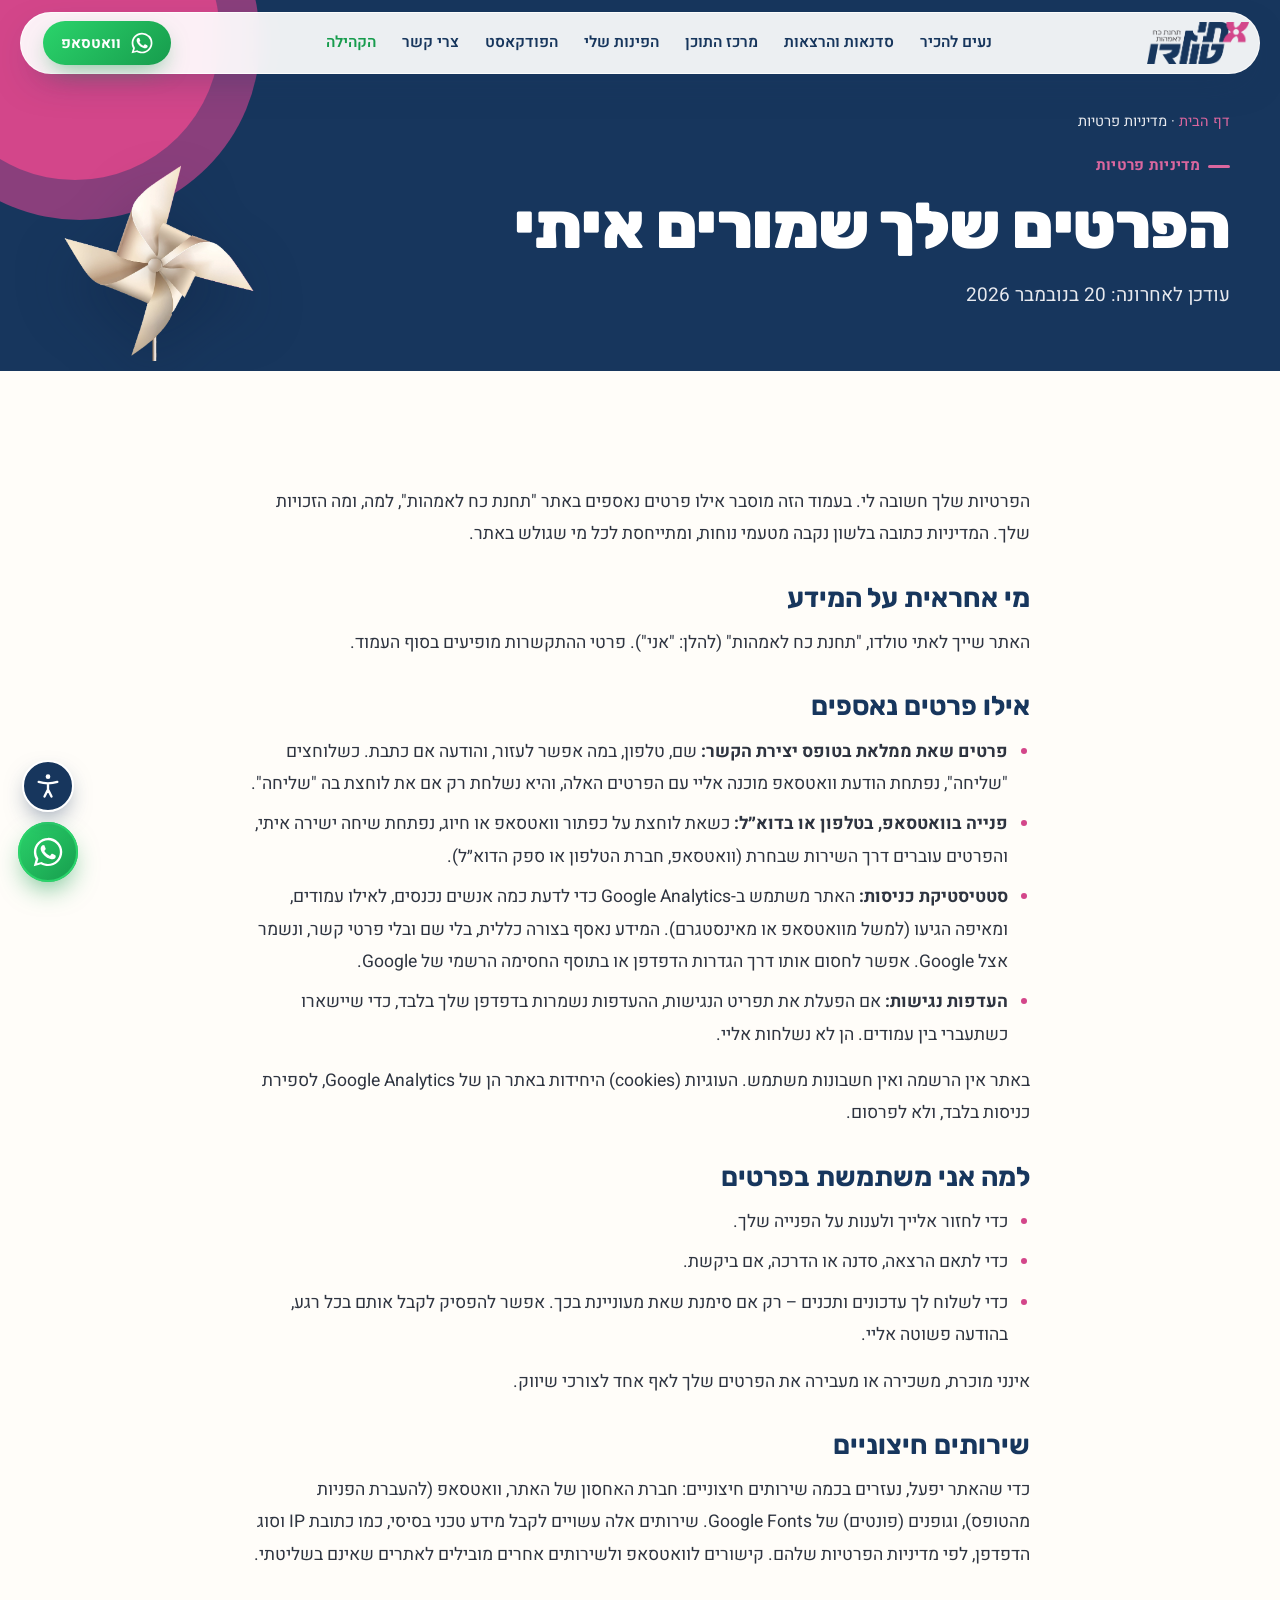
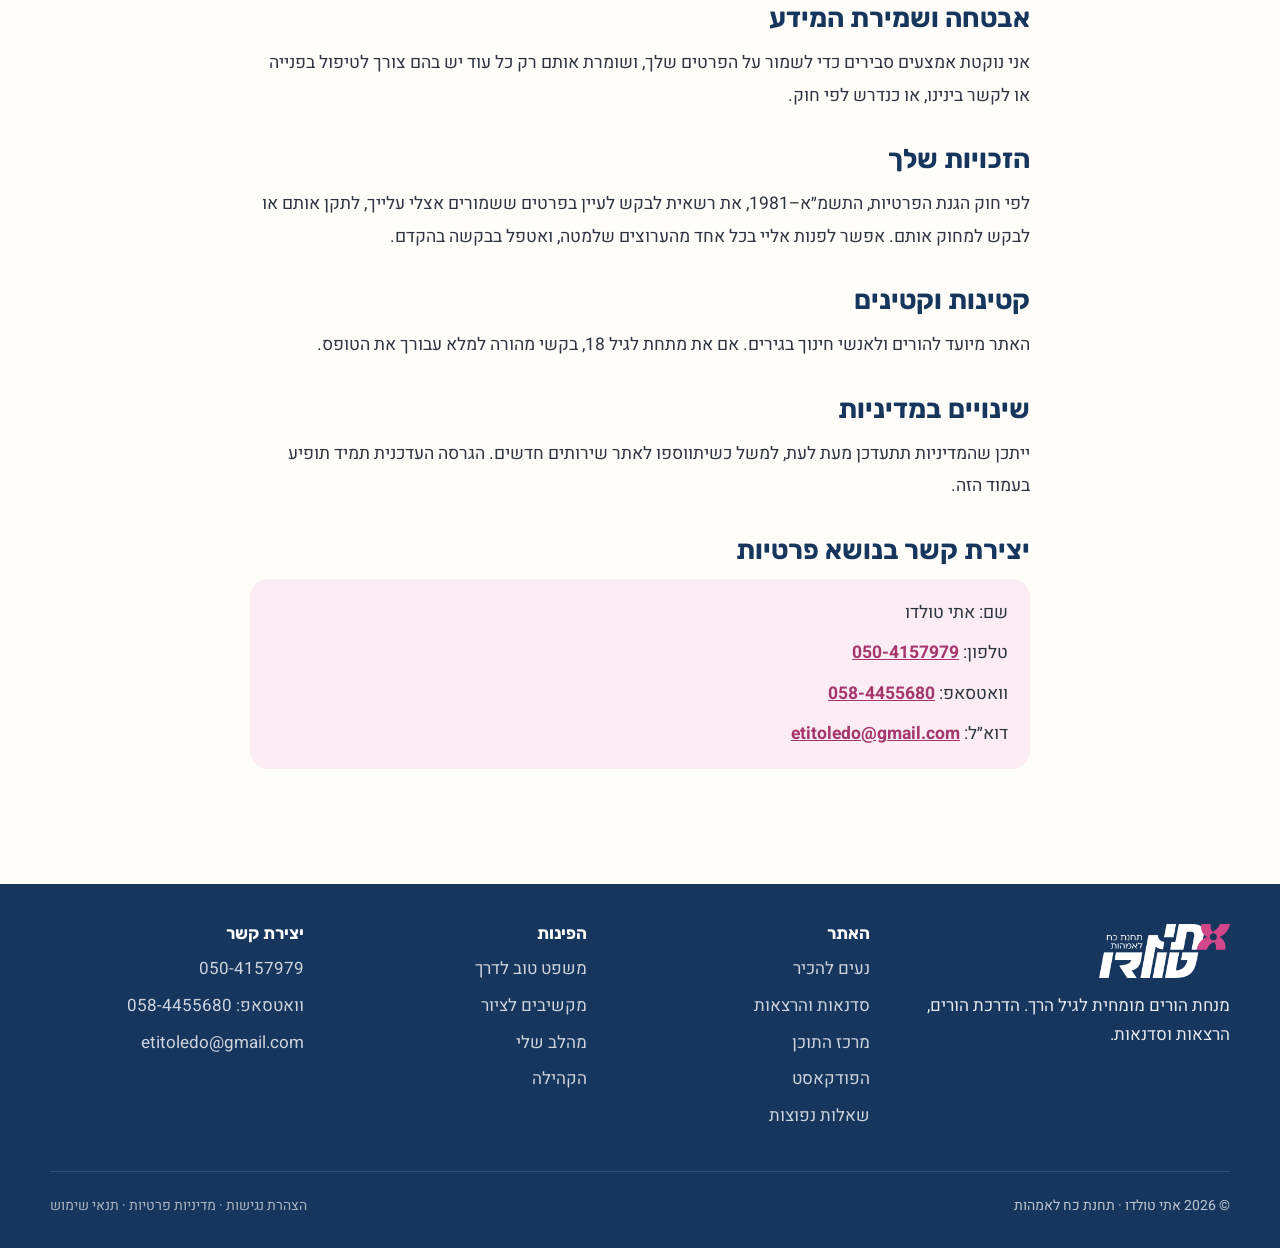
<file: privacy.html>
<!doctype html>
<html lang="he" dir="rtl">
<head>
  <meta charset="utf-8">
  <meta name="viewport" content="width=device-width, initial-scale=1">
  <title>מדיניות פרטיות | אתי טולדו – תחנת כח לאמהות</title>
  <meta name="description" content="מדיניות הפרטיות של אתר תחנת כח לאמהות – אתי טולדו">
  <meta name="lazy:whatsapp" data-edit-meta="contact.whatsapp" data-label="מספר וואטסאפ" content="058-4455680">
  <meta name="lazy:wa-message" data-edit-meta="contact.wa_message" data-label="ההודעה המוכנה בוואטסאפ" data-type="long" content="היי אתי, הגעתי מהאתר ואשמח לשמוע פרטים">
  <meta property="og:title" content="תחנת כח לאמהות | אתי טולדו">
  <meta property="og:description" content="מקום לעצור, להתחזק, לקבל כלים ולחזור הביתה עם כוחות חדשים.">
  <meta property="og:type" content="website">
  <meta property="og:locale" content="he_IL">
  <meta property="og:image" content="https://etitoledo.co.il/assets/share.jpg">
  <meta property="og:image:width" content="1200">
  <meta property="og:image:height" content="630">
  <meta name="twitter:card" content="summary_large_image">
  <link rel="icon" href="assets/favicon.png" type="image/png">
  <link rel="preconnect" href="https://fonts.googleapis.com">
  <link rel="preconnect" href="https://fonts.gstatic.com" crossorigin>
  <link href="https://fonts.googleapis.com/css2?family=Heebo:wght@400;500;600;700;800&family=Rubik:wght@500;700;800;900&display=swap" rel="stylesheet">
  <link rel="stylesheet" href="style.css?v=2611331">
  <link rel="stylesheet" href="home-b.css?v=2611241">
  <link rel="stylesheet" href="pages.css?v=2611331">
  <script>document.documentElement.classList.add('js');</script>
  <script src="config.js?v=2611242"></script>
  <script src="content.js?v=2611351" defer></script>
  <script src="script.js?v=2611221" defer></script>
  
  <script src="a11y.js?v=2611291" defer></script>
  <script src="analytics.js?v=2611241" defer></script>
  <link rel="canonical" href="https://etitoledo.co.il/privacy.html">
  <meta property="og:url" content="https://etitoledo.co.il/privacy.html">
</head>
<body>
<svg width="0" height="0" style="position:absolute" aria-hidden="true">
  <symbol id="i-check" viewBox="0 0 24 24"><path d="M20 6 9 17l-5-5"/></symbol>
  <symbol id="i-arrow" viewBox="0 0 24 24"><path d="M19 12H5"/><path d="m12 19-7-7 7-7"/></symbol>
  <symbol id="i-phone" viewBox="0 0 24 24"><path d="M22 16.9v3a2 2 0 0 1-2.2 2 19.8 19.8 0 0 1-8.6-3.1 19.5 19.5 0 0 1-6-6A19.8 19.8 0 0 1 2.1 4.2 2 2 0 0 1 4.1 2h3a2 2 0 0 1 2 1.7c.1 1 .4 1.9.7 2.8a2 2 0 0 1-.5 2.1L8.1 9.9a16 16 0 0 0 6 6l1.3-1.3a2 2 0 0 1 2.1-.4c.9.3 1.8.6 2.8.7a2 2 0 0 1 1.7 2z"/></symbol>
  <symbol id="i-mail" viewBox="0 0 24 24"><rect x="2" y="4" width="20" height="16" rx="2"/><path d="m22 7-10 5L2 7"/></symbol>
  <symbol id="i-wa" viewBox="0 0 24 24"><path fill="currentColor" stroke="none" d="M17.5 14.4c-.3-.2-1.8-.9-2-1-.3-.1-.5-.1-.7.2-.2.3-.8 1-.9 1.2-.2.2-.4.2-.6.1-.3-.2-1.3-.5-2.4-1.5-.9-.8-1.5-1.8-1.7-2.1-.2-.3 0-.5.1-.6l.5-.5c.1-.2.2-.3.3-.5.1-.2 0-.4 0-.5l-.9-2.2c-.2-.6-.5-.5-.7-.5h-.6c-.2 0-.5.1-.8.4-.3.3-1 1-1 2.5s1.1 2.9 1.2 3.1c.2.2 2.1 3.2 5.1 4.5.7.3 1.3.5 1.7.6.7.2 1.4.2 1.9.1.6-.1 1.8-.7 2-1.4.2-.7.2-1.3.2-1.4-.1-.1-.3-.2-.6-.3zM12 21.5c-1.7 0-3.4-.5-4.8-1.3l-.3-.2-3.6.9 1-3.5-.2-.4a9.4 9.4 0 0 1-1.5-5c0-5.2 4.2-9.4 9.4-9.4 2.5 0 4.9 1 6.7 2.8a9.4 9.4 0 0 1 2.8 6.7c0 5.2-4.2 9.4-9.5 9.4zm8-17.5A11.3 11.3 0 0 0 12 .7C5.8.7.7 5.8.7 12c0 2 .5 4 1.5 5.7L.6 23.3l5.7-1.5c1.7.9 3.7 1.4 5.7 1.4 6.3 0 11.4-5.1 11.4-11.3 0-3-1.2-5.9-3.3-8z"/></symbol>
  <symbol id="i-menu" viewBox="0 0 24 24"><path d="M4 7h16M4 12h16M10 17h10"/></symbol>
  <symbol id="i-x" viewBox="0 0 24 24"><path d="M18 6 6 18M6 6l12 12"/></symbol>
  <symbol id="i-users" viewBox="0 0 24 24"><path d="M16 21v-2a4 4 0 0 0-4-4H6a4 4 0 0 0-4 4v2"/><circle cx="9" cy="7" r="4"/><path d="M22 21v-2a4 4 0 0 0-3-3.9M16 3.1a4 4 0 0 1 0 7.8"/></symbol>
  <symbol id="i-mic" viewBox="0 0 24 24"><rect x="9" y="2" width="6" height="12" rx="3"/><path d="M19 10v1a7 7 0 0 1-14 0v-1M12 18v4M8 22h8"/></symbol>
  <symbol id="i-headphones" viewBox="0 0 24 24"><path d="M3 14h3a2 2 0 0 1 2 2v3a2 2 0 0 1-2 2H5a2 2 0 0 1-2-2v-7a9 9 0 0 1 18 0v7a2 2 0 0 1-2 2h-1a2 2 0 0 1-2-2v-3a2 2 0 0 1 2-2h3"/></symbol>
  <symbol id="i-heart" viewBox="0 0 24 24"><path d="M19 14c1.5-1.5 3-3.2 3-5.5A5.5 5.5 0 0 0 16.5 3c-1.8 0-3 .5-4.5 2-1.5-1.5-2.7-2-4.5-2A5.5 5.5 0 0 0 2 8.5c0 2.3 1.5 4 3 5.5l7 7z"/></symbol>
  <symbol id="i-book" viewBox="0 0 24 24"><path d="M2 4h6a4 4 0 0 1 4 4v13a3 3 0 0 0-3-3H2zM22 4h-6a4 4 0 0 0-4 4v13a3 3 0 0 1 3-3h7z"/></symbol>
  <symbol id="i-pencil" viewBox="0 0 24 24"><path d="M17 3a2.8 2.8 0 1 1 4 4L7.5 20.5 2 22l1.5-5.5zM15 5l4 4"/></symbol>
  <symbol id="i-quote" viewBox="0 0 24 24"><path d="M3 21c3 0 7-1 7-8V5c0-1.3-.8-2-2-2H4c-1.3 0-2 .7-2 2v6c0 1.3.7 2 2 2 1 0 1 0 1 1v1c0 1-1 2-2 2s-1 0-1 1v3c0 1 0 1 1 1zM15 21c3 0 7-1 7-8V5c0-1.3-.8-2-2-2h-4c-1.3 0-2 .7-2 2v6c0 1.3.7 2 2 2h.8c0 2.3.2 4-2.8 4v3c0 1 0 1 1 1z"/></symbol>
  <symbol id="i-calendar" viewBox="0 0 24 24"><rect x="3" y="4" width="18" height="18" rx="2"/><path d="M16 2v4M8 2v4M3 10h18"/></symbol>
  <symbol id="i-spark" viewBox="0 0 24 24"><path d="M12 3l1.9 5.8 6.1 1.9-6.1 1.9-1.9 5.9-1.9-5.9L4 10.7l6.1-1.9z"/><path d="M19 17v4M17 19h4"/></symbol>
  <symbol id="i-search" viewBox="0 0 24 24"><circle cx="11" cy="11" r="8"/><path d="m21 21-4.3-4.3"/></symbol>
  <symbol id="i-play" viewBox="0 0 24 24"><circle cx="12" cy="12" r="10"/><path d="m10 8 6 4-6 4z"/></symbol>
  <symbol id="i-grad" viewBox="0 0 24 24"><path d="M22 10 12 5 2 10l10 5z"/><path d="M6 12v5c3 3 9 3 12 0v-5"/></symbol>
  <symbol id="i-bulb" viewBox="0 0 24 24"><path d="M9 18h6M10 22h4M12 2a7 7 0 0 0-4 12.7V17h8v-2.3A7 7 0 0 0 12 2z"/></symbol>
</svg>

<a class="sr" href="#main">דילוג לתוכן</a>

<!-- תפריט צף -->
<header class="nav-wrap">
  <nav class="nav" aria-label="ניווט ראשי">
    <a class="logo" href="index.html" aria-label="תחנת כח לאמהות – אתי טולדו, לדף הבית">
      <img class="logo__img" data-edit-img="brand.logo" data-label="לוגו" src="assets/logo.png" alt="אתי טולדו – תחנת כח לאמהות" width="102" height="42">
    </a>
    <div class="nav__links">
      <a href="index.html#about">נעים להכיר</a>
      <a href="workshops.html">סדנאות והרצאות</a>
      <a href="content.html">מרכז התוכן</a>
      <a href="index.html#corners">הפינות שלי</a>
      <a href="index.html#podcast">הפודקאסט</a>
      <a href="index.html#contact">צרי קשר</a>
      <a class="nav__comm" href="https://chat.whatsapp.com/KLcxTEYWqjWKX0vAD19I10" target="_blank" rel="noopener">הקהילה</a>
    </div>
    <div class="nav__actions">
      <a class="btn btn--wa btn--sm nav__wa" data-edit-wa href="https://wa.me/972584455680"><svg class="ico"><use href="#i-wa"/></svg><span>וואטסאפ</span></a>
      <button class="burger" type="button" data-open-drawer aria-expanded="false" aria-controls="drawer"><svg class="ico"><use href="#i-menu"/></svg><span class="sr">פתיחת תפריט</span></button>
    </div>
  </nav>
</header>

<div class="drawer" id="drawer" aria-hidden="true">
  <div class="drawer__top">
    <img src="assets/logo-white.png" data-edit-img="brand.logo_white" data-label="לוגו לבן (לרקע כהה)" alt="אתי טולדו – תחנת כח לאמהות" width="107" height="44">
    <button class="burger drawer__close" type="button" data-close-drawer><svg class="ico"><use href="#i-x"/></svg><span class="sr">סגירת תפריט</span></button>
  </div>
  <nav aria-label="תפריט לנייד">
    <a href="index.html#about">נעים להכיר <small>הדרך והסיפור</small></a>
    <a href="workshops.html">סדנאות והרצאות <small>תהליכיות וחד־פעמיות</small></a>
    <a href="content.html">מרכז התוכן <small>סרטונים, מאמרים, כלים</small></a>
    <a href="index.html#corners">הפינות שלי <small>משפט, ציור, מהלב</small></a>
    <a href="index.html#podcast">הפודקאסט <small>חדש · קטעים מהפרקים</small></a>
    <a href="index.html#contact">צרי קשר <small>טלפון, וואטסאפ, מייל</small></a>
    <a href="https://chat.whatsapp.com/KLcxTEYWqjWKX0vAD19I10" target="_blank" rel="noopener">הקהילה בוואטסאפ <small>להצטרפות</small></a>
  </nav>
  <div class="btns">
    <a class="btn btn--wa btn--lg" data-edit-wa href="https://wa.me/972584455680"><svg class="ico"><use href="#i-wa"/></svg>הודעה בוואטסאפ</a>
    <a class="btn btn--glass btn--lg" data-edit-tel href="tel:+972504157979"><svg class="ico"><use href="#i-phone"/></svg>חיוג</a>
  </div>
</div>

<main id="main">
<section class="page-hero page-hero--short on-dark">
  <span class="circle page-hero__c1" aria-hidden="true"></span><span class="circle page-hero__c2" aria-hidden="true"></span>
  <img class="pinwheel page-hero__pin" src="assets/pinwheel.png?v=2" alt="" aria-hidden="true">
  <div class="wrap">
    <p class="crumbs"><a href="index.html">דף הבית</a> · מדיניות פרטיות</p>
    <p class="eyebrow">מדיניות פרטיות</p>
    <h1 class="title">הפרטים שלך שמורים איתי</h1>
    <p class="lead-p">עודכן לאחרונה: 20 בנובמבר 2026</p>
  </div>
</section>
<section class="sec">
  <div class="wrap legal">

<p>הפרטיות שלך חשובה לי. בעמוד הזה מוסבר אילו פרטים נאספים באתר "תחנת כח לאמהות", למה, ומה הזכויות שלך. המדיניות כתובה בלשון נקבה מטעמי נוחות, ומתייחסת לכל מי שגולש באתר.</p>

<h2>מי אחראית על המידע</h2>
<p>האתר שייך לאתי טולדו, "תחנת כח לאמהות" (להלן: "אני"). פרטי ההתקשרות מופיעים בסוף העמוד.</p>

<h2>אילו פרטים נאספים</h2>
<ul>
  <li><b>פרטים שאת ממלאת בטופס יצירת הקשר:</b> שם, טלפון, במה אפשר לעזור, והודעה אם כתבת. כשלוחצים "שליחה", נפתחת הודעת וואטסאפ מוכנה אליי עם הפרטים האלה, והיא נשלחת רק אם את לוחצת בה "שליחה".</li>
  <li><b>פנייה בוואטסאפ, בטלפון או בדוא״ל:</b> כשאת לוחצת על כפתור וואטסאפ או חיוג, נפתחת שיחה ישירה איתי, והפרטים עוברים דרך השירות שבחרת (וואטסאפ, חברת הטלפון או ספק הדוא״ל).</li>
  <li><b>סטטיסטיקת כניסות:</b> האתר משתמש ב-Google Analytics כדי לדעת כמה אנשים נכנסים, לאילו עמודים, ומאיפה הגיעו (למשל מוואטסאפ או מאינסטגרם). המידע נאסף בצורה כללית, בלי שם ובלי פרטי קשר, ונשמר אצל Google. אפשר לחסום אותו דרך הגדרות הדפדפן או בתוסף החסימה הרשמי של Google.</li>
  <li><b>העדפות נגישות:</b> אם הפעלת את תפריט הנגישות, ההעדפות נשמרות בדפדפן שלך בלבד, כדי שיישארו כשתעברי בין עמודים. הן לא נשלחות אליי.</li>
</ul>
<p>באתר אין הרשמה ואין חשבונות משתמש. העוגיות (cookies) היחידות באתר הן של Google Analytics, לספירת כניסות בלבד, ולא לפרסום.</p>

<h2>למה אני משתמשת בפרטים</h2>
<ul>
  <li>כדי לחזור אלייך ולענות על הפנייה שלך.</li>
  <li>כדי לתאם הרצאה, סדנה או הדרכה, אם ביקשת.</li>
  <li>כדי לשלוח לך עדכונים ותכנים – רק אם סימנת שאת מעוניינת בכך. אפשר להפסיק לקבל אותם בכל רגע, בהודעה פשוטה אליי.</li>
</ul>
<p>אינני מוכרת, משכירה או מעבירה את הפרטים שלך לאף אחד לצורכי שיווק.</p>

<h2>שירותים חיצוניים</h2>
<p>כדי שהאתר יפעל, נעזרים בכמה שירותים חיצוניים: חברת האחסון של האתר, וואטסאפ (להעברת הפניות מהטופס), וגופנים (פונטים) של Google Fonts. שירותים אלה עשויים לקבל מידע טכני בסיסי, כמו כתובת IP וסוג הדפדפן, לפי מדיניות הפרטיות שלהם. קישורים לוואטסאפ ולשירותים אחרים מובילים לאתרים שאינם בשליטתי.</p>

<h2>אבטחה ושמירת המידע</h2>
<p>אני נוקטת אמצעים סבירים כדי לשמור על הפרטים שלך, ושומרת אותם רק כל עוד יש בהם צורך לטיפול בפנייה או לקשר בינינו, או כנדרש לפי חוק.</p>

<h2>הזכויות שלך</h2>
<p>לפי חוק הגנת הפרטיות, התשמ״א–1981, את רשאית לבקש לעיין בפרטים ששמורים אצלי עלייך, לתקן אותם או לבקש למחוק אותם. אפשר לפנות אליי בכל אחד מהערוצים שלמטה, ואטפל בבקשה בהקדם.</p>

<h2>קטינות וקטינים</h2>
<p>האתר מיועד להורים ולאנשי חינוך בגירים. אם את מתחת לגיל 18, בקשי מהורה למלא עבורך את הטופס.</p>

<h2>שינויים במדיניות</h2>
<p>ייתכן שהמדיניות תתעדכן מעת לעת, למשל כשיתווספו לאתר שירותים חדשים. הגרסה העדכנית תמיד תופיע בעמוד הזה.</p>

<h2>יצירת קשר בנושא פרטיות</h2>
<ul class="legal__contact">
  <li>שם: אתי טולדו</li>
  <li>טלפון: <a href="tel:+972504157979" dir="ltr">050-4157979</a></li>
  <li>וואטסאפ: <a href="https://wa.me/972584455680" dir="ltr">058-4455680</a></li>
  <li>דוא״ל: <a href="mailto:etitoledo@gmail.com">etitoledo@gmail.com</a></li>
</ul>

  </div>
</section>
</main>

<footer class="footer">
  <div class="wrap footer__grid">
    <div>
      <img src="assets/logo-white.png" data-edit-img="brand.logo_white" alt="אתי טולדו – תחנת כח לאמהות" width="131" height="54">
      <p style="margin-top:14px;max-width:34ch" data-edit="footer.text" data-label="משפט בכותרת התחתונה" data-type="long">מנחת הורים מומחית לגיל הרך. הדרכת הורים, הרצאות וסדנאות.</p>
    </div>
    <div><h4>האתר</h4><ul><li><a href="index.html#about">נעים להכיר</a></li><li><a href="workshops.html">סדנאות והרצאות</a></li><li><a href="content.html">מרכז התוכן</a></li><li><a href="index.html#podcast">הפודקאסט</a></li><li><a href="workshops.html#faq">שאלות נפוצות</a></li></ul></div>
    <div><h4>הפינות</h4><ul><li><a href="quotes.html">משפט טוב לדרך</a></li><li><a href="index.html#corners">מקשיבים לציור</a></li><li><a href="index.html#corners">מהלב שלי</a></li><li><a href="https://chat.whatsapp.com/KLcxTEYWqjWKX0vAD19I10" target="_blank" rel="noopener">הקהילה</a></li></ul></div>
    <div><h4>יצירת קשר</h4><ul><li><a data-edit-tel href="tel:+972504157979" dir="ltr">050-4157979</a></li><li><a data-edit-wa href="https://wa.me/972584455680">וואטסאפ: <span dir="ltr">058-4455680</span></a></li><li><a href="mailto:etitoledo@gmail.com">etitoledo@gmail.com</a></li></ul></div>
  </div>
  <div class="wrap footer__bottom"><span>© <span data-year>2026</span> אתי טולדו · תחנת כח לאמהות</span><span><a href="accessibility.html">הצהרת נגישות</a> · <a href="privacy.html">מדיניות פרטיות</a> · <a href="terms.html">תנאי שימוש</a></span></div>
</footer>

<a class="wa-float" data-edit-wa href="https://wa.me/972584455680" aria-label="הודעה בוואטסאפ"><svg class="ico"><use href="#i-wa"/></svg></a>
</body>
</html>
</file>
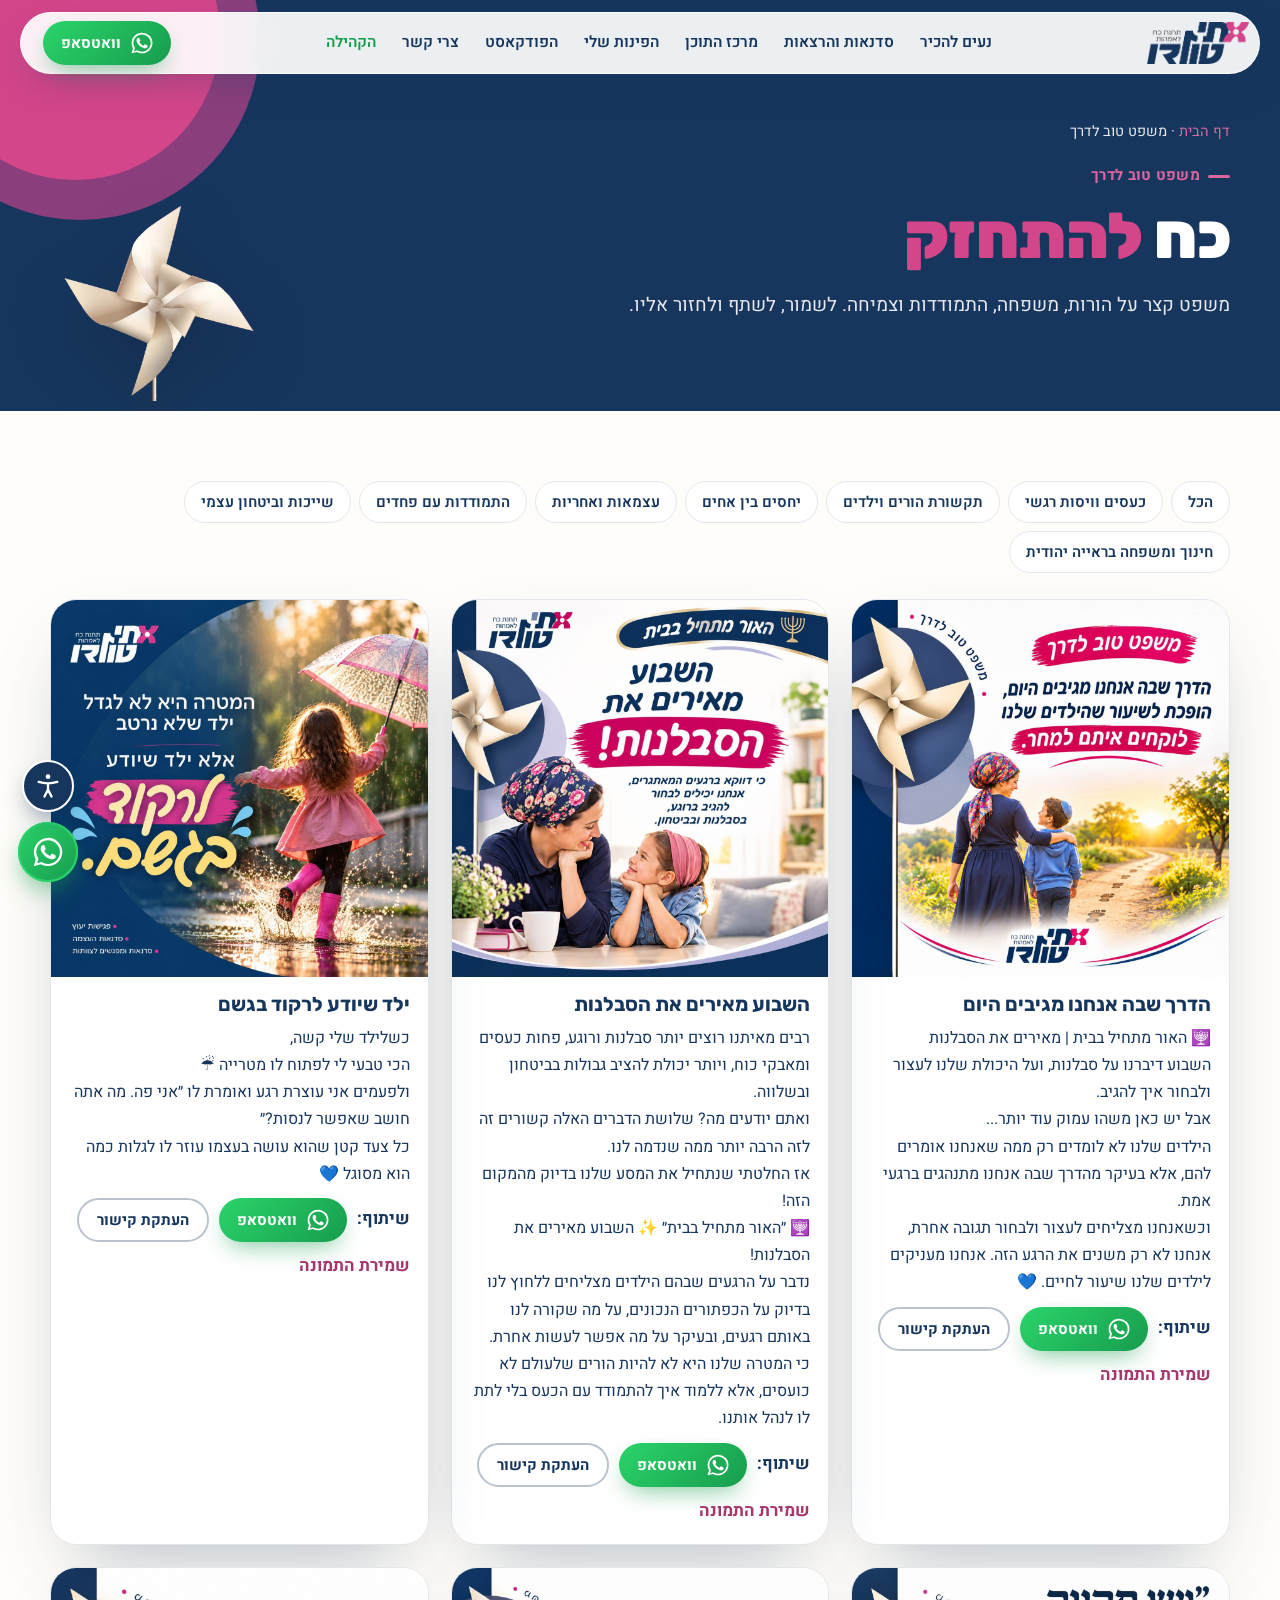
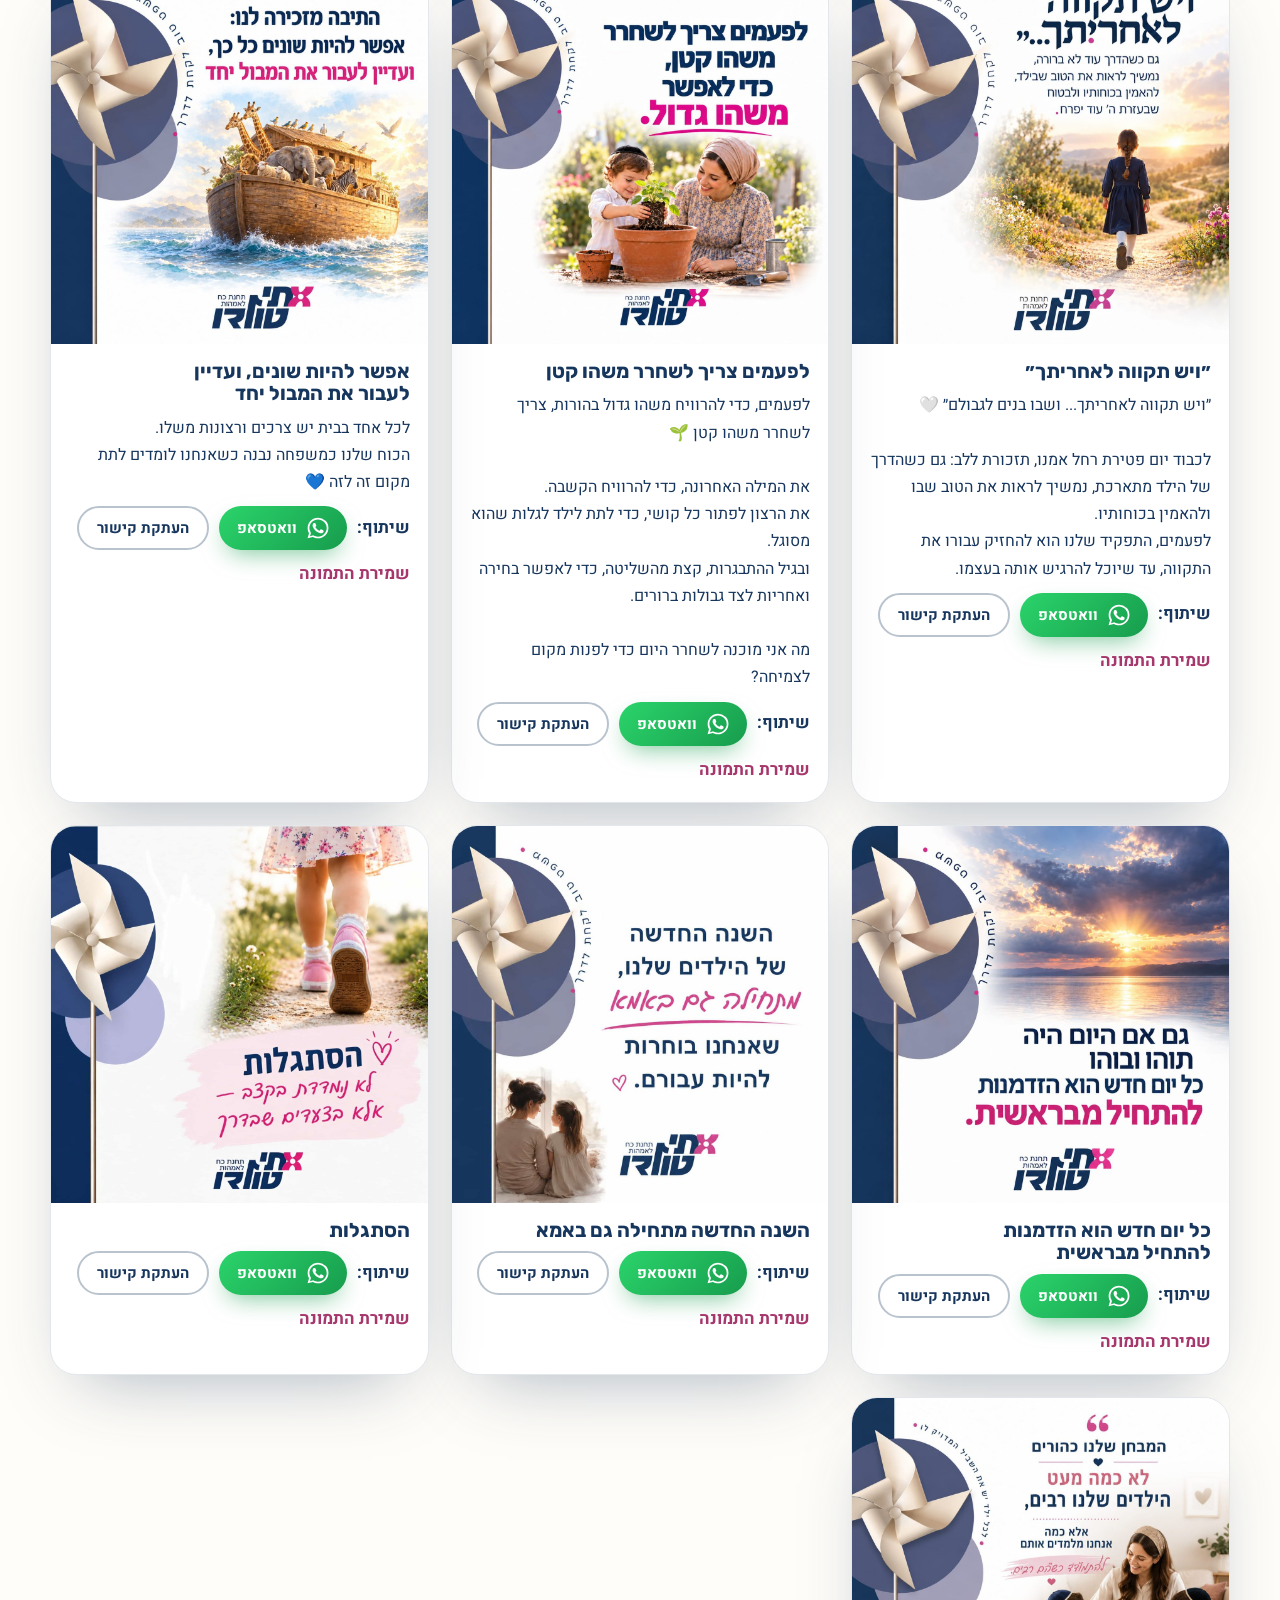
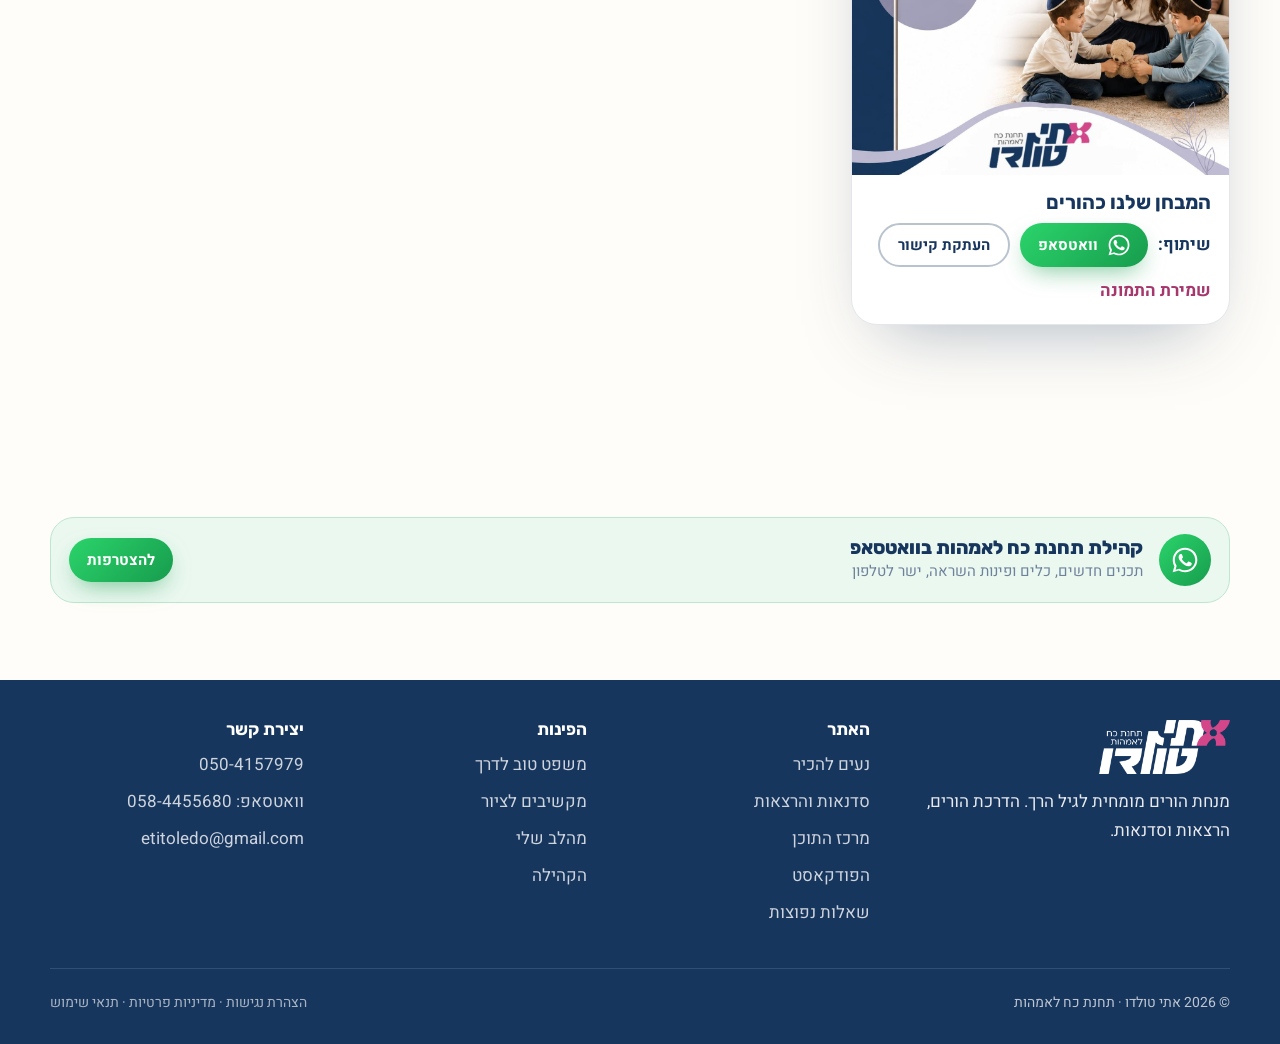
<file: quotes.html>
<!doctype html>
<html lang="he" dir="rtl">
<head>
  <meta charset="utf-8">
  <meta name="viewport" content="width=device-width, initial-scale=1">
  <title>משפט טוב לדרך | תחנת כח לאמהות – אתי טולדו</title>
  <meta name="description" content="משפטים קצרים על הורות, משפחה, התמודדות וצמיחה. לשמור, לשתף ולחזור אליהם.">
  <meta name="lazy:whatsapp" data-edit-meta="contact.whatsapp" data-label="מספר וואטסאפ" content="058-4455680">
  <meta name="lazy:wa-message" data-edit-meta="contact.wa_message" data-label="ההודעה המוכנה בוואטסאפ" data-type="long" content="היי אתי, הגעתי מהאתר ואשמח לשמוע פרטים">
  <meta property="og:title" content="תחנת כח לאמהות | אתי טולדו">
  <meta property="og:description" content="מקום לעצור, להתחזק, לקבל כלים ולחזור הביתה עם כוחות חדשים.">
  <meta property="og:type" content="website">
  <meta property="og:locale" content="he_IL">
  <meta property="og:image" content="https://etitoledo.co.il/assets/share.jpg">
  <meta property="og:image:width" content="1200">
  <meta property="og:image:height" content="630">
  <meta name="twitter:card" content="summary_large_image">
  <link rel="icon" href="assets/favicon.png" type="image/png">
  <link rel="preconnect" href="https://fonts.googleapis.com">
  <link rel="preconnect" href="https://fonts.gstatic.com" crossorigin>
  <link href="https://fonts.googleapis.com/css2?family=Heebo:wght@400;500;600;700;800&family=Rubik:wght@500;700;800;900&display=swap" rel="stylesheet">
  <link rel="stylesheet" href="style.css?v=2611331">
  <link rel="stylesheet" href="home-b.css?v=2611241">
  <link rel="stylesheet" href="pages.css?v=2611331">
  <script>document.documentElement.classList.add('js');</script>
  <script src="config.js?v=2611242"></script>
  <script src="content.js?v=2611351" defer></script>
  <script src="script.js?v=2611221" defer></script>
  <script src="content-seed.js?v=2611361" defer></script>
  <script src="content-store.js?v=2611321" defer></script>
  <script src="content-ui.js?v=2611301" defer></script>
  <script src="quotes-page.js?v=2611221" defer></script>
  <script src="a11y.js?v=2611291" defer></script>
  <script src="analytics.js?v=2611241" defer></script>
  <link rel="canonical" href="https://etitoledo.co.il/quotes.html">
  <meta property="og:url" content="https://etitoledo.co.il/quotes.html">
</head>
<body>
<svg width="0" height="0" style="position:absolute" aria-hidden="true">
  <symbol id="i-check" viewBox="0 0 24 24"><path d="M20 6 9 17l-5-5"/></symbol>
  <symbol id="i-arrow" viewBox="0 0 24 24"><path d="M19 12H5"/><path d="m12 19-7-7 7-7"/></symbol>
  <symbol id="i-phone" viewBox="0 0 24 24"><path d="M22 16.9v3a2 2 0 0 1-2.2 2 19.8 19.8 0 0 1-8.6-3.1 19.5 19.5 0 0 1-6-6A19.8 19.8 0 0 1 2.1 4.2 2 2 0 0 1 4.1 2h3a2 2 0 0 1 2 1.7c.1 1 .4 1.9.7 2.8a2 2 0 0 1-.5 2.1L8.1 9.9a16 16 0 0 0 6 6l1.3-1.3a2 2 0 0 1 2.1-.4c.9.3 1.8.6 2.8.7a2 2 0 0 1 1.7 2z"/></symbol>
  <symbol id="i-mail" viewBox="0 0 24 24"><rect x="2" y="4" width="20" height="16" rx="2"/><path d="m22 7-10 5L2 7"/></symbol>
  <symbol id="i-wa" viewBox="0 0 24 24"><path fill="currentColor" stroke="none" d="M17.5 14.4c-.3-.2-1.8-.9-2-1-.3-.1-.5-.1-.7.2-.2.3-.8 1-.9 1.2-.2.2-.4.2-.6.1-.3-.2-1.3-.5-2.4-1.5-.9-.8-1.5-1.8-1.7-2.1-.2-.3 0-.5.1-.6l.5-.5c.1-.2.2-.3.3-.5.1-.2 0-.4 0-.5l-.9-2.2c-.2-.6-.5-.5-.7-.5h-.6c-.2 0-.5.1-.8.4-.3.3-1 1-1 2.5s1.1 2.9 1.2 3.1c.2.2 2.1 3.2 5.1 4.5.7.3 1.3.5 1.7.6.7.2 1.4.2 1.9.1.6-.1 1.8-.7 2-1.4.2-.7.2-1.3.2-1.4-.1-.1-.3-.2-.6-.3zM12 21.5c-1.7 0-3.4-.5-4.8-1.3l-.3-.2-3.6.9 1-3.5-.2-.4a9.4 9.4 0 0 1-1.5-5c0-5.2 4.2-9.4 9.4-9.4 2.5 0 4.9 1 6.7 2.8a9.4 9.4 0 0 1 2.8 6.7c0 5.2-4.2 9.4-9.5 9.4zm8-17.5A11.3 11.3 0 0 0 12 .7C5.8.7.7 5.8.7 12c0 2 .5 4 1.5 5.7L.6 23.3l5.7-1.5c1.7.9 3.7 1.4 5.7 1.4 6.3 0 11.4-5.1 11.4-11.3 0-3-1.2-5.9-3.3-8z"/></symbol>
  <symbol id="i-menu" viewBox="0 0 24 24"><path d="M4 7h16M4 12h16M10 17h10"/></symbol>
  <symbol id="i-x" viewBox="0 0 24 24"><path d="M18 6 6 18M6 6l12 12"/></symbol>
  <symbol id="i-users" viewBox="0 0 24 24"><path d="M16 21v-2a4 4 0 0 0-4-4H6a4 4 0 0 0-4 4v2"/><circle cx="9" cy="7" r="4"/><path d="M22 21v-2a4 4 0 0 0-3-3.9M16 3.1a4 4 0 0 1 0 7.8"/></symbol>
  <symbol id="i-mic" viewBox="0 0 24 24"><rect x="9" y="2" width="6" height="12" rx="3"/><path d="M19 10v1a7 7 0 0 1-14 0v-1M12 18v4M8 22h8"/></symbol>
  <symbol id="i-headphones" viewBox="0 0 24 24"><path d="M3 14h3a2 2 0 0 1 2 2v3a2 2 0 0 1-2 2H5a2 2 0 0 1-2-2v-7a9 9 0 0 1 18 0v7a2 2 0 0 1-2 2h-1a2 2 0 0 1-2-2v-3a2 2 0 0 1 2-2h3"/></symbol>
  <symbol id="i-heart" viewBox="0 0 24 24"><path d="M19 14c1.5-1.5 3-3.2 3-5.5A5.5 5.5 0 0 0 16.5 3c-1.8 0-3 .5-4.5 2-1.5-1.5-2.7-2-4.5-2A5.5 5.5 0 0 0 2 8.5c0 2.3 1.5 4 3 5.5l7 7z"/></symbol>
  <symbol id="i-book" viewBox="0 0 24 24"><path d="M2 4h6a4 4 0 0 1 4 4v13a3 3 0 0 0-3-3H2zM22 4h-6a4 4 0 0 0-4 4v13a3 3 0 0 1 3-3h7z"/></symbol>
  <symbol id="i-pencil" viewBox="0 0 24 24"><path d="M17 3a2.8 2.8 0 1 1 4 4L7.5 20.5 2 22l1.5-5.5zM15 5l4 4"/></symbol>
  <symbol id="i-quote" viewBox="0 0 24 24"><path d="M3 21c3 0 7-1 7-8V5c0-1.3-.8-2-2-2H4c-1.3 0-2 .7-2 2v6c0 1.3.7 2 2 2 1 0 1 0 1 1v1c0 1-1 2-2 2s-1 0-1 1v3c0 1 0 1 1 1zM15 21c3 0 7-1 7-8V5c0-1.3-.8-2-2-2h-4c-1.3 0-2 .7-2 2v6c0 1.3.7 2 2 2h.8c0 2.3.2 4-2.8 4v3c0 1 0 1 1 1z"/></symbol>
  <symbol id="i-calendar" viewBox="0 0 24 24"><rect x="3" y="4" width="18" height="18" rx="2"/><path d="M16 2v4M8 2v4M3 10h18"/></symbol>
  <symbol id="i-spark" viewBox="0 0 24 24"><path d="M12 3l1.9 5.8 6.1 1.9-6.1 1.9-1.9 5.9-1.9-5.9L4 10.7l6.1-1.9z"/><path d="M19 17v4M17 19h4"/></symbol>
  <symbol id="i-search" viewBox="0 0 24 24"><circle cx="11" cy="11" r="8"/><path d="m21 21-4.3-4.3"/></symbol>
  <symbol id="i-play" viewBox="0 0 24 24"><circle cx="12" cy="12" r="10"/><path d="m10 8 6 4-6 4z"/></symbol>
  <symbol id="i-grad" viewBox="0 0 24 24"><path d="M22 10 12 5 2 10l10 5z"/><path d="M6 12v5c3 3 9 3 12 0v-5"/></symbol>
  <symbol id="i-bulb" viewBox="0 0 24 24"><path d="M9 18h6M10 22h4M12 2a7 7 0 0 0-4 12.7V17h8v-2.3A7 7 0 0 0 12 2z"/></symbol>
</svg>

<a class="sr" href="#main">דילוג לתוכן</a>

<!-- תפריט צף -->
<header class="nav-wrap">
  <nav class="nav" aria-label="ניווט ראשי">
    <a class="logo" href="index.html" aria-label="תחנת כח לאמהות – אתי טולדו, לדף הבית">
      <img class="logo__img" data-edit-img="brand.logo" data-label="לוגו" src="assets/logo.png" alt="אתי טולדו – תחנת כח לאמהות" width="102" height="42">
    </a>
    <div class="nav__links">
      <a href="index.html#about">נעים להכיר</a>
      <a href="workshops.html">סדנאות והרצאות</a>
      <a href="content.html">מרכז התוכן</a>
      <a href="index.html#corners">הפינות שלי</a>
      <a href="index.html#podcast">הפודקאסט</a>
      <a href="index.html#contact">צרי קשר</a>
      <a class="nav__comm" href="https://chat.whatsapp.com/KLcxTEYWqjWKX0vAD19I10" target="_blank" rel="noopener">הקהילה</a>
    </div>
    <div class="nav__actions">
      <a class="btn btn--wa btn--sm nav__wa" data-edit-wa href="https://wa.me/972584455680"><svg class="ico"><use href="#i-wa"/></svg><span>וואטסאפ</span></a>
      <button class="burger" type="button" data-open-drawer aria-expanded="false" aria-controls="drawer"><svg class="ico"><use href="#i-menu"/></svg><span class="sr">פתיחת תפריט</span></button>
    </div>
  </nav>
</header>

<div class="drawer" id="drawer" aria-hidden="true">
  <div class="drawer__top">
    <img src="assets/logo-white.png" data-edit-img="brand.logo_white" data-label="לוגו לבן (לרקע כהה)" alt="אתי טולדו – תחנת כח לאמהות" width="107" height="44">
    <button class="burger drawer__close" type="button" data-close-drawer><svg class="ico"><use href="#i-x"/></svg><span class="sr">סגירת תפריט</span></button>
  </div>
  <nav aria-label="תפריט לנייד">
    <a href="index.html#about">נעים להכיר <small>הדרך והסיפור</small></a>
    <a href="workshops.html">סדנאות והרצאות <small>תהליכיות וחד־פעמיות</small></a>
    <a href="content.html">מרכז התוכן <small>סרטונים, מאמרים, כלים</small></a>
    <a href="index.html#corners">הפינות שלי <small>משפט, ציור, מהלב</small></a>
    <a href="index.html#podcast">הפודקאסט <small>חדש · קטעים מהפרקים</small></a>
    <a href="index.html#contact">צרי קשר <small>טלפון, וואטסאפ, מייל</small></a>
    <a href="https://chat.whatsapp.com/KLcxTEYWqjWKX0vAD19I10" target="_blank" rel="noopener">הקהילה בוואטסאפ <small>להצטרפות</small></a>
  </nav>
  <div class="btns">
    <a class="btn btn--wa btn--lg" data-edit-wa href="https://wa.me/972584455680"><svg class="ico"><use href="#i-wa"/></svg>הודעה בוואטסאפ</a>
    <a class="btn btn--glass btn--lg" data-edit-tel href="tel:+972504157979"><svg class="ico"><use href="#i-phone"/></svg>חיוג</a>
  </div>
</div>

<main id="main">
<section class="page-hero on-dark">
  <span class="circle page-hero__c1" aria-hidden="true"></span><span class="circle page-hero__c2" aria-hidden="true"></span>
  <img class="pinwheel page-hero__pin" src="assets/pinwheel.png?v=2" alt="" aria-hidden="true">
  <div class="wrap">
    <p class="crumbs"><a href="index.html">דף הבית</a> · משפט טוב לדרך</p>
    <p class="eyebrow">משפט טוב לדרך</p>
    <h1 class="title">כח <em>להתחזק</em></h1>
    <p class="lead-p">משפט קצר על הורות, משפחה, התמודדות וצמיחה. לשמור, לשתף ולחזור אליו.</p>
  </div>
</section>
<section class="sec" style="padding-top:clamp(40px,6vw,70px)">
  <div class="wrap">
    <div class="pills" id="q-topics" style="margin-bottom:26px"></div>
    <div class="qgrid" id="q-grid"></div>
  </div>
</section>
<section class="sec sec--tight" id="community">
  <div class="wrap">
    <a class="comm-bar" href="https://chat.whatsapp.com/KLcxTEYWqjWKX0vAD19I10" target="_blank" rel="noopener" style="margin:0">
      <span class="comm-bar__ico"><svg class="ico"><use href="#i-wa"/></svg></span>
      <span class="comm-bar__txt"><strong>קהילת תחנת כח לאמהות בוואטסאפ</strong><span>תכנים חדשים, כלים ופינות השראה, ישר לטלפון</span></span>
      <span class="btn btn--wa btn--sm comm-bar__btn">להצטרפות</span>
    </a>
  </div>
</section>
</main>

<footer class="footer">
  <div class="wrap footer__grid">
    <div>
      <img src="assets/logo-white.png" data-edit-img="brand.logo_white" alt="אתי טולדו – תחנת כח לאמהות" width="131" height="54">
      <p style="margin-top:14px;max-width:34ch" data-edit="footer.text" data-label="משפט בכותרת התחתונה" data-type="long">מנחת הורים מומחית לגיל הרך. הדרכת הורים, הרצאות וסדנאות.</p>
    </div>
    <div><h4>האתר</h4><ul><li><a href="index.html#about">נעים להכיר</a></li><li><a href="workshops.html">סדנאות והרצאות</a></li><li><a href="content.html">מרכז התוכן</a></li><li><a href="index.html#podcast">הפודקאסט</a></li><li><a href="workshops.html#faq">שאלות נפוצות</a></li></ul></div>
    <div><h4>הפינות</h4><ul><li><a href="quotes.html">משפט טוב לדרך</a></li><li><a href="index.html#corners">מקשיבים לציור</a></li><li><a href="index.html#corners">מהלב שלי</a></li><li><a href="https://chat.whatsapp.com/KLcxTEYWqjWKX0vAD19I10" target="_blank" rel="noopener">הקהילה</a></li></ul></div>
    <div><h4>יצירת קשר</h4><ul><li><a data-edit-tel href="tel:+972504157979" dir="ltr">050-4157979</a></li><li><a data-edit-wa href="https://wa.me/972584455680">וואטסאפ: <span dir="ltr">058-4455680</span></a></li><li><a href="mailto:etitoledo@gmail.com">etitoledo@gmail.com</a></li></ul></div>
  </div>
  <div class="wrap footer__bottom"><span>© <span data-year>2026</span> אתי טולדו · תחנת כח לאמהות</span><span><a href="accessibility.html">הצהרת נגישות</a> · <a href="privacy.html">מדיניות פרטיות</a> · <a href="terms.html">תנאי שימוש</a></span></div>
</footer>

<a class="wa-float" data-edit-wa href="https://wa.me/972584455680" aria-label="הודעה בוואטסאפ"><svg class="ico"><use href="#i-wa"/></svg></a>
</body>
</html>
</file>
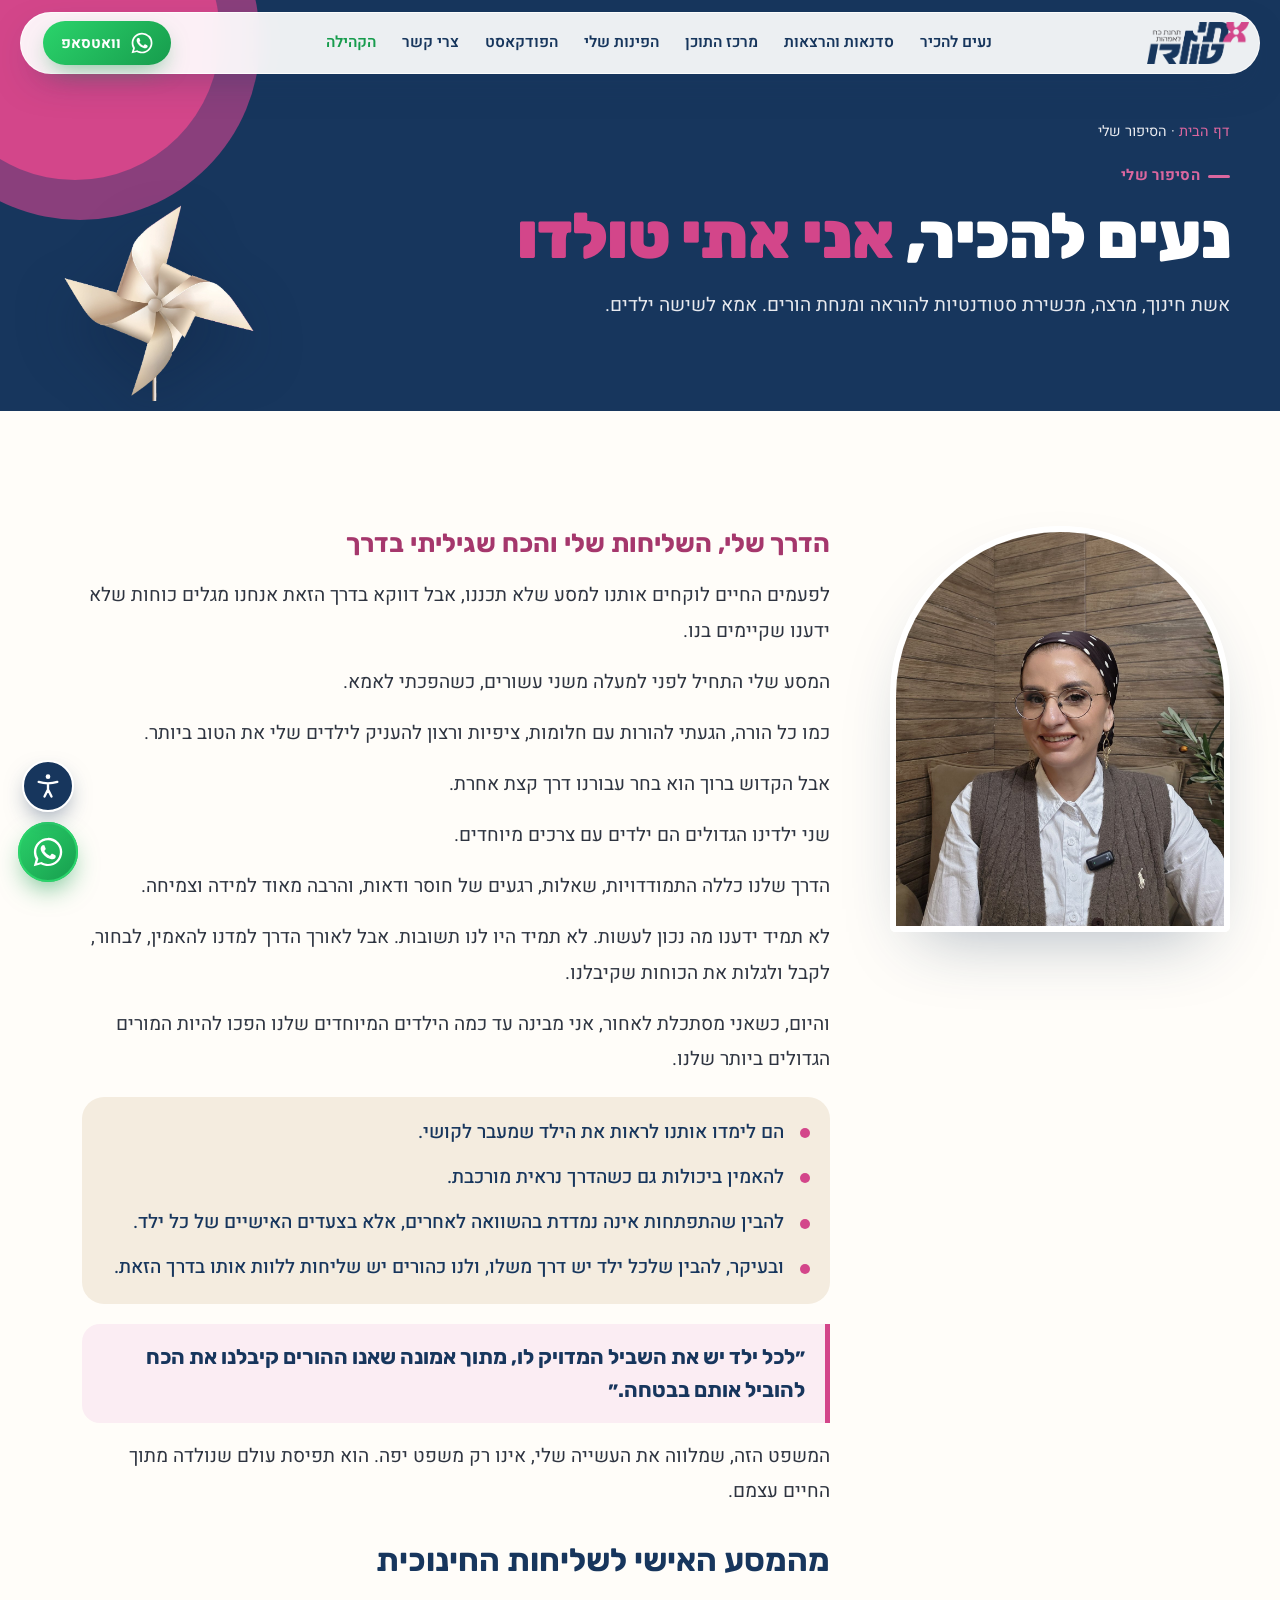
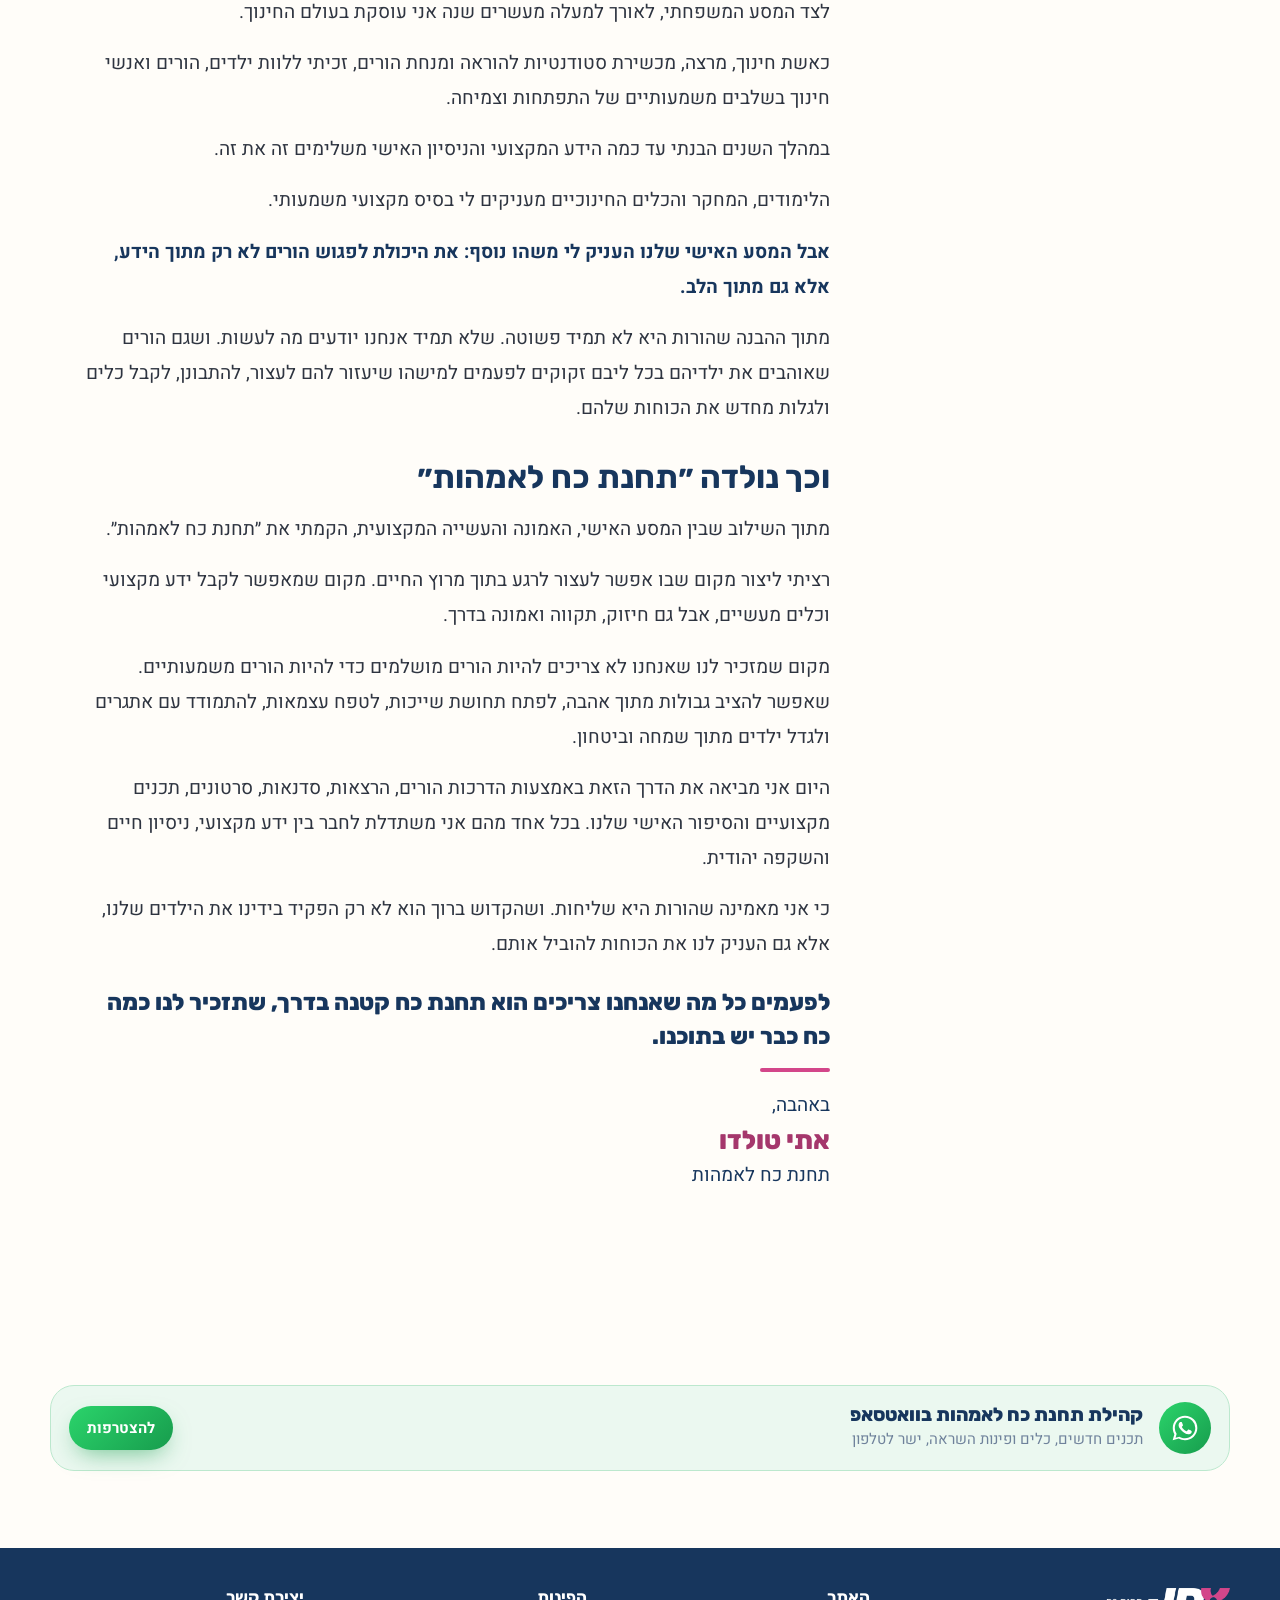
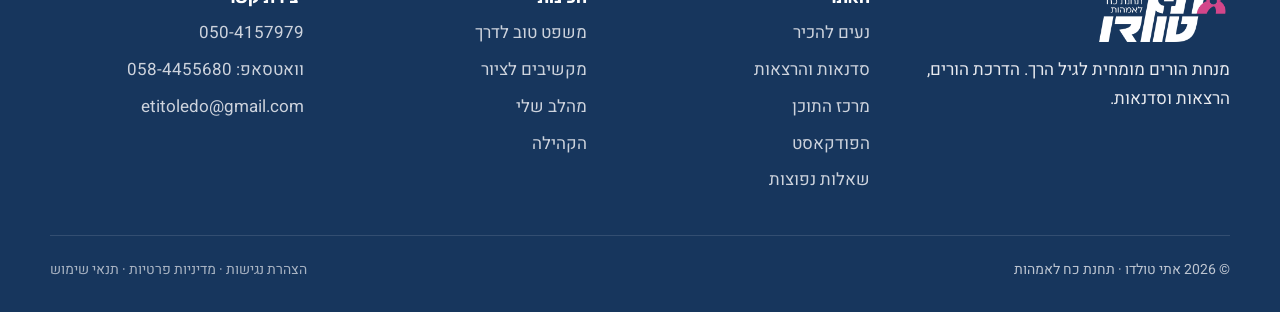
<file: story.html>
<!doctype html>
<html lang="he" dir="rtl">
<head>
  <meta charset="utf-8">
  <meta name="viewport" content="width=device-width, initial-scale=1">
  <title>הסיפור שלי | אתי טולדו – תחנת כח לאמהות</title>
  <meta name="description" content="הסיפור של אתי טולדו: אשת חינוך, מרצה ומנחת הורים, אמא לשישה ילדים, ומה הוביל אותה להקים את תחנת כח לאמהות.">
  <meta name="lazy:whatsapp" data-edit-meta="contact.whatsapp" data-label="מספר וואטסאפ" content="058-4455680">
  <meta name="lazy:wa-message" data-edit-meta="contact.wa_message" data-label="ההודעה המוכנה בוואטסאפ" data-type="long" content="היי אתי, הגעתי מהאתר ואשמח לשמוע פרטים">
  <meta property="og:title" content="תחנת כח לאמהות | אתי טולדו">
  <meta property="og:description" content="מקום לעצור, להתחזק, לקבל כלים ולחזור הביתה עם כוחות חדשים.">
  <meta property="og:type" content="website">
  <meta property="og:locale" content="he_IL">
  <meta property="og:image" content="https://etitoledo.co.il/assets/share.jpg">
  <meta property="og:image:width" content="1200">
  <meta property="og:image:height" content="630">
  <meta name="twitter:card" content="summary_large_image">
  <link rel="icon" href="assets/favicon.png" type="image/png">
  <link rel="preconnect" href="https://fonts.googleapis.com">
  <link rel="preconnect" href="https://fonts.gstatic.com" crossorigin>
  <link href="https://fonts.googleapis.com/css2?family=Heebo:wght@400;500;600;700;800&family=Rubik:wght@500;700;800;900&display=swap" rel="stylesheet">
  <link rel="stylesheet" href="style.css?v=2611331">
  <link rel="stylesheet" href="home-b.css?v=2611241">
  <link rel="stylesheet" href="pages.css?v=2611331">
  <script>document.documentElement.classList.add('js');</script>
  <script src="config.js?v=2611242"></script>
  <script src="content.js?v=2611351" defer></script>
  <script src="script.js?v=2611221" defer></script>
  <script src="content-seed.js?v=2611361" defer></script>
  <script src="content-store.js?v=2611321" defer></script>
  <script src="content-ui.js?v=2611301" defer></script>
  
  <script src="a11y.js?v=2611291" defer></script>
  <script src="analytics.js?v=2611241" defer></script>
  <link rel="canonical" href="https://etitoledo.co.il/story.html">
  <meta property="og:url" content="https://etitoledo.co.il/story.html">
</head>
<body>
<svg width="0" height="0" style="position:absolute" aria-hidden="true">
  <symbol id="i-check" viewBox="0 0 24 24"><path d="M20 6 9 17l-5-5"/></symbol>
  <symbol id="i-arrow" viewBox="0 0 24 24"><path d="M19 12H5"/><path d="m12 19-7-7 7-7"/></symbol>
  <symbol id="i-phone" viewBox="0 0 24 24"><path d="M22 16.9v3a2 2 0 0 1-2.2 2 19.8 19.8 0 0 1-8.6-3.1 19.5 19.5 0 0 1-6-6A19.8 19.8 0 0 1 2.1 4.2 2 2 0 0 1 4.1 2h3a2 2 0 0 1 2 1.7c.1 1 .4 1.9.7 2.8a2 2 0 0 1-.5 2.1L8.1 9.9a16 16 0 0 0 6 6l1.3-1.3a2 2 0 0 1 2.1-.4c.9.3 1.8.6 2.8.7a2 2 0 0 1 1.7 2z"/></symbol>
  <symbol id="i-mail" viewBox="0 0 24 24"><rect x="2" y="4" width="20" height="16" rx="2"/><path d="m22 7-10 5L2 7"/></symbol>
  <symbol id="i-wa" viewBox="0 0 24 24"><path fill="currentColor" stroke="none" d="M17.5 14.4c-.3-.2-1.8-.9-2-1-.3-.1-.5-.1-.7.2-.2.3-.8 1-.9 1.2-.2.2-.4.2-.6.1-.3-.2-1.3-.5-2.4-1.5-.9-.8-1.5-1.8-1.7-2.1-.2-.3 0-.5.1-.6l.5-.5c.1-.2.2-.3.3-.5.1-.2 0-.4 0-.5l-.9-2.2c-.2-.6-.5-.5-.7-.5h-.6c-.2 0-.5.1-.8.4-.3.3-1 1-1 2.5s1.1 2.9 1.2 3.1c.2.2 2.1 3.2 5.1 4.5.7.3 1.3.5 1.7.6.7.2 1.4.2 1.9.1.6-.1 1.8-.7 2-1.4.2-.7.2-1.3.2-1.4-.1-.1-.3-.2-.6-.3zM12 21.5c-1.7 0-3.4-.5-4.8-1.3l-.3-.2-3.6.9 1-3.5-.2-.4a9.4 9.4 0 0 1-1.5-5c0-5.2 4.2-9.4 9.4-9.4 2.5 0 4.9 1 6.7 2.8a9.4 9.4 0 0 1 2.8 6.7c0 5.2-4.2 9.4-9.5 9.4zm8-17.5A11.3 11.3 0 0 0 12 .7C5.8.7.7 5.8.7 12c0 2 .5 4 1.5 5.7L.6 23.3l5.7-1.5c1.7.9 3.7 1.4 5.7 1.4 6.3 0 11.4-5.1 11.4-11.3 0-3-1.2-5.9-3.3-8z"/></symbol>
  <symbol id="i-menu" viewBox="0 0 24 24"><path d="M4 7h16M4 12h16M10 17h10"/></symbol>
  <symbol id="i-x" viewBox="0 0 24 24"><path d="M18 6 6 18M6 6l12 12"/></symbol>
  <symbol id="i-users" viewBox="0 0 24 24"><path d="M16 21v-2a4 4 0 0 0-4-4H6a4 4 0 0 0-4 4v2"/><circle cx="9" cy="7" r="4"/><path d="M22 21v-2a4 4 0 0 0-3-3.9M16 3.1a4 4 0 0 1 0 7.8"/></symbol>
  <symbol id="i-mic" viewBox="0 0 24 24"><rect x="9" y="2" width="6" height="12" rx="3"/><path d="M19 10v1a7 7 0 0 1-14 0v-1M12 18v4M8 22h8"/></symbol>
  <symbol id="i-headphones" viewBox="0 0 24 24"><path d="M3 14h3a2 2 0 0 1 2 2v3a2 2 0 0 1-2 2H5a2 2 0 0 1-2-2v-7a9 9 0 0 1 18 0v7a2 2 0 0 1-2 2h-1a2 2 0 0 1-2-2v-3a2 2 0 0 1 2-2h3"/></symbol>
  <symbol id="i-heart" viewBox="0 0 24 24"><path d="M19 14c1.5-1.5 3-3.2 3-5.5A5.5 5.5 0 0 0 16.5 3c-1.8 0-3 .5-4.5 2-1.5-1.5-2.7-2-4.5-2A5.5 5.5 0 0 0 2 8.5c0 2.3 1.5 4 3 5.5l7 7z"/></symbol>
  <symbol id="i-book" viewBox="0 0 24 24"><path d="M2 4h6a4 4 0 0 1 4 4v13a3 3 0 0 0-3-3H2zM22 4h-6a4 4 0 0 0-4 4v13a3 3 0 0 1 3-3h7z"/></symbol>
  <symbol id="i-pencil" viewBox="0 0 24 24"><path d="M17 3a2.8 2.8 0 1 1 4 4L7.5 20.5 2 22l1.5-5.5zM15 5l4 4"/></symbol>
  <symbol id="i-quote" viewBox="0 0 24 24"><path d="M3 21c3 0 7-1 7-8V5c0-1.3-.8-2-2-2H4c-1.3 0-2 .7-2 2v6c0 1.3.7 2 2 2 1 0 1 0 1 1v1c0 1-1 2-2 2s-1 0-1 1v3c0 1 0 1 1 1zM15 21c3 0 7-1 7-8V5c0-1.3-.8-2-2-2h-4c-1.3 0-2 .7-2 2v6c0 1.3.7 2 2 2h.8c0 2.3.2 4-2.8 4v3c0 1 0 1 1 1z"/></symbol>
  <symbol id="i-calendar" viewBox="0 0 24 24"><rect x="3" y="4" width="18" height="18" rx="2"/><path d="M16 2v4M8 2v4M3 10h18"/></symbol>
  <symbol id="i-spark" viewBox="0 0 24 24"><path d="M12 3l1.9 5.8 6.1 1.9-6.1 1.9-1.9 5.9-1.9-5.9L4 10.7l6.1-1.9z"/><path d="M19 17v4M17 19h4"/></symbol>
  <symbol id="i-search" viewBox="0 0 24 24"><circle cx="11" cy="11" r="8"/><path d="m21 21-4.3-4.3"/></symbol>
  <symbol id="i-play" viewBox="0 0 24 24"><circle cx="12" cy="12" r="10"/><path d="m10 8 6 4-6 4z"/></symbol>
  <symbol id="i-grad" viewBox="0 0 24 24"><path d="M22 10 12 5 2 10l10 5z"/><path d="M6 12v5c3 3 9 3 12 0v-5"/></symbol>
  <symbol id="i-bulb" viewBox="0 0 24 24"><path d="M9 18h6M10 22h4M12 2a7 7 0 0 0-4 12.7V17h8v-2.3A7 7 0 0 0 12 2z"/></symbol>
</svg>

<a class="sr" href="#main">דילוג לתוכן</a>

<!-- תפריט צף -->
<header class="nav-wrap">
  <nav class="nav" aria-label="ניווט ראשי">
    <a class="logo" href="index.html" aria-label="תחנת כח לאמהות – אתי טולדו, לדף הבית">
      <img class="logo__img" data-edit-img="brand.logo" data-label="לוגו" src="assets/logo.png" alt="אתי טולדו – תחנת כח לאמהות" width="102" height="42">
    </a>
    <div class="nav__links">
      <a href="index.html#about">נעים להכיר</a>
      <a href="workshops.html">סדנאות והרצאות</a>
      <a href="content.html">מרכז התוכן</a>
      <a href="index.html#corners">הפינות שלי</a>
      <a href="index.html#podcast">הפודקאסט</a>
      <a href="index.html#contact">צרי קשר</a>
      <a class="nav__comm" href="https://chat.whatsapp.com/KLcxTEYWqjWKX0vAD19I10" target="_blank" rel="noopener">הקהילה</a>
    </div>
    <div class="nav__actions">
      <a class="btn btn--wa btn--sm nav__wa" data-edit-wa href="https://wa.me/972584455680"><svg class="ico"><use href="#i-wa"/></svg><span>וואטסאפ</span></a>
      <button class="burger" type="button" data-open-drawer aria-expanded="false" aria-controls="drawer"><svg class="ico"><use href="#i-menu"/></svg><span class="sr">פתיחת תפריט</span></button>
    </div>
  </nav>
</header>

<div class="drawer" id="drawer" aria-hidden="true">
  <div class="drawer__top">
    <img src="assets/logo-white.png" data-edit-img="brand.logo_white" data-label="לוגו לבן (לרקע כהה)" alt="אתי טולדו – תחנת כח לאמהות" width="107" height="44">
    <button class="burger drawer__close" type="button" data-close-drawer><svg class="ico"><use href="#i-x"/></svg><span class="sr">סגירת תפריט</span></button>
  </div>
  <nav aria-label="תפריט לנייד">
    <a href="index.html#about">נעים להכיר <small>הדרך והסיפור</small></a>
    <a href="workshops.html">סדנאות והרצאות <small>תהליכיות וחד־פעמיות</small></a>
    <a href="content.html">מרכז התוכן <small>סרטונים, מאמרים, כלים</small></a>
    <a href="index.html#corners">הפינות שלי <small>משפט, ציור, מהלב</small></a>
    <a href="index.html#podcast">הפודקאסט <small>חדש · קטעים מהפרקים</small></a>
    <a href="index.html#contact">צרי קשר <small>טלפון, וואטסאפ, מייל</small></a>
    <a href="https://chat.whatsapp.com/KLcxTEYWqjWKX0vAD19I10" target="_blank" rel="noopener">הקהילה בוואטסאפ <small>להצטרפות</small></a>
  </nav>
  <div class="btns">
    <a class="btn btn--wa btn--lg" data-edit-wa href="https://wa.me/972584455680"><svg class="ico"><use href="#i-wa"/></svg>הודעה בוואטסאפ</a>
    <a class="btn btn--glass btn--lg" data-edit-tel href="tel:+972504157979"><svg class="ico"><use href="#i-phone"/></svg>חיוג</a>
  </div>
</div>

<main id="main">
<section class="page-hero on-dark">
  <span class="circle page-hero__c1" aria-hidden="true"></span><span class="circle page-hero__c2" aria-hidden="true"></span>
  <img class="pinwheel page-hero__pin" src="assets/pinwheel.png?v=2" alt="" aria-hidden="true">
  <div class="wrap">
    <p class="crumbs"><a href="index.html">דף הבית</a> · הסיפור שלי</p>
    <p class="eyebrow" data-edit="story.eyebrow" data-label="תווית">הסיפור שלי</p>
    <h1 class="title"><span data-edit="story.title1" data-label="כותרת">נעים להכיר,</span> <em data-edit="story.title2" data-label="כותרת – מודגש">אני אתי טולדו</em></h1>
    <p class="lead-p" data-edit="story.lead" data-label="שורת פתיחה" data-type="long">אשת חינוך, מרצה, מכשירת סטודנטיות להוראה ומנחת הורים. אמא לשישה ילדים.</p>
  </div>
</section>

<section class="sec" data-section="הסיפור שלי">
  <div class="wrap story">
    <figure class="story__photo">
      <img data-edit-img="story.image" data-label="תמונה בעמוד הסיפור" src="assets/eti.jpg" alt="אתי טולדו" width="1200" height="1600" loading="lazy">
    </figure>
    <article class="story__text">
      <p class="story__sub" data-edit="story.p1" data-label="תת-כותרת">הדרך שלי, השליחות שלי והכח שגיליתי בדרך</p>
        <p data-edit="story.p2" data-label="פסקה" data-type="long">לפעמים החיים לוקחים אותנו למסע שלא תכננו, אבל דווקא בדרך הזאת אנחנו מגלים כוחות שלא ידענו שקיימים בנו.</p>
        <p data-edit="story.p3" data-label="פסקה" data-type="long">המסע שלי התחיל לפני למעלה משני עשורים, כשהפכתי לאמא.</p>
        <p data-edit="story.p4" data-label="פסקה" data-type="long">כמו כל הורה, הגעתי להורות עם חלומות, ציפיות ורצון להעניק לילדים שלי את הטוב ביותר.</p>
        <p data-edit="story.p5" data-label="פסקה" data-type="long">אבל הקדוש ברוך הוא בחר עבורנו דרך קצת אחרת.</p>
        <p data-edit="story.p6" data-label="פסקה" data-type="long">שני ילדינו הגדולים הם ילדים עם צרכים מיוחדים.</p>
        <p data-edit="story.p7" data-label="פסקה" data-type="long">הדרך שלנו כללה התמודדויות, שאלות, רגעים של חוסר ודאות, והרבה מאוד למידה וצמיחה.</p>
        <p data-edit="story.p8" data-label="פסקה" data-type="long">לא תמיד ידענו מה נכון לעשות. לא תמיד היו לנו תשובות. אבל לאורך הדרך למדנו להאמין, לבחור, לקבל ולגלות את הכוחות שקיבלנו.</p>
        <p data-edit="story.p9" data-label="פסקה" data-type="long">והיום, כשאני מסתכלת לאחור, אני מבינה עד כמה הילדים המיוחדים שלנו הפכו להיות המורים הגדולים ביותר שלנו.</p>
        <ul class="story__list"><li data-edit="story.p10" data-label="שורה ברשימה" data-type="long">הם לימדו אותנו לראות את הילד שמעבר לקושי.</li><li data-edit="story.p11" data-label="שורה ברשימה" data-type="long">להאמין ביכולות גם כשהדרך נראית מורכבת.</li><li data-edit="story.p12" data-label="שורה ברשימה" data-type="long">להבין שהתפתחות אינה נמדדת בהשוואה לאחרים, אלא בצעדים האישיים של כל ילד.</li><li data-edit="story.p13" data-label="שורה ברשימה" data-type="long">ובעיקר, להבין שלכל ילד יש דרך משלו, ולנו כהורים יש שליחות ללוות אותו בדרך הזאת.</li></ul>
        <p class="about-b__belief" data-edit="story.p14" data-label="המוטו" data-type="long">״לכל ילד יש את השביל המדויק לו, מתוך אמונה שאנו ההורים קיבלנו את הכח להוביל אותם בבטחה.״</p>
        <p data-edit="story.p15" data-label="פסקה" data-type="long">המשפט הזה, שמלווה את העשייה שלי, אינו רק משפט יפה. הוא תפיסת עולם שנולדה מתוך החיים עצמם.</p>
        <h2 data-edit="story.p16" data-label="כותרת פרק">מהמסע האישי לשליחות החינוכית</h2>
        <p data-edit="story.p17" data-label="פסקה" data-type="long">לצד המסע המשפחתי, לאורך למעלה מעשרים שנה אני עוסקת בעולם החינוך.</p>
        <p data-edit="story.p18" data-label="פסקה" data-type="long">כאשת חינוך, מרצה, מכשירת סטודנטיות להוראה ומנחת הורים, זכיתי ללוות ילדים, הורים ואנשי חינוך בשלבים משמעותיים של התפתחות וצמיחה.</p>
        <p data-edit="story.p19" data-label="פסקה" data-type="long">במהלך השנים הבנתי עד כמה הידע המקצועי והניסיון האישי משלימים זה את זה.</p>
        <p data-edit="story.p20" data-label="פסקה" data-type="long">הלימודים, המחקר והכלים החינוכיים מעניקים לי בסיס מקצועי משמעותי.</p>
        <p class="story__strong" data-edit="story.p21" data-label="פסקה מודגשת" data-type="long">אבל המסע האישי שלנו העניק לי משהו נוסף: את היכולת לפגוש הורים לא רק מתוך הידע, אלא גם מתוך הלב.</p>
        <p data-edit="story.p22" data-label="פסקה" data-type="long">מתוך ההבנה שהורות היא לא תמיד פשוטה. שלא תמיד אנחנו יודעים מה לעשות. ושגם הורים שאוהבים את ילדיהם בכל ליבם זקוקים לפעמים למישהו שיעזור להם לעצור, להתבונן, לקבל כלים ולגלות מחדש את הכוחות שלהם.</p>
        <h2 data-edit="story.p23" data-label="כותרת פרק">וכך נולדה ״תחנת כח לאמהות״</h2>
        <p data-edit="story.p24" data-label="פסקה" data-type="long">מתוך השילוב שבין המסע האישי, האמונה והעשייה המקצועית, הקמתי את ״תחנת כח לאמהות״.</p>
        <p data-edit="story.p25" data-label="פסקה" data-type="long">רציתי ליצור מקום שבו אפשר לעצור לרגע בתוך מרוץ החיים. מקום שמאפשר לקבל ידע מקצועי וכלים מעשיים, אבל גם חיזוק, תקווה ואמונה בדרך.</p>
        <p data-edit="story.p26" data-label="פסקה" data-type="long">מקום שמזכיר לנו שאנחנו לא צריכים להיות הורים מושלמים כדי להיות הורים משמעותיים. שאפשר להציב גבולות מתוך אהבה, לפתח תחושת שייכות, לטפח עצמאות, להתמודד עם אתגרים ולגדל ילדים מתוך שמחה וביטחון.</p>
        <p data-edit="story.p27" data-label="פסקה" data-type="long">היום אני מביאה את הדרך הזאת באמצעות הדרכות הורים, הרצאות, סדנאות, סרטונים, תכנים מקצועיים והסיפור האישי שלנו. בכל אחד מהם אני משתדלת לחבר בין ידע מקצועי, ניסיון חיים והשקפה יהודית.</p>
        <p data-edit="story.p28" data-label="פסקה" data-type="long">כי אני מאמינה שהורות היא שליחות. ושהקדוש ברוך הוא לא רק הפקיד בידינו את הילדים שלנו, אלא גם העניק לנו את הכוחות להוביל אותם.</p>
        <p class="about-story__close" data-edit="story.p29" data-label="משפט הסיום" data-type="long">לפעמים כל מה שאנחנו צריכים הוא תחנת כח קטנה בדרך, שתזכיר לנו כמה כח כבר יש בתוכנו.</p>
        <p class="story__sign"><span data-edit="story.p30" data-label="חתימה – פתיחה">באהבה,</span><strong data-edit="story.p31" data-label="חתימה – שם">אתי טולדו</strong><span data-edit="story.p32" data-label="חתימה – מותג">תחנת כח לאמהות</span></p>
    </article>
  </div>
</section>

<section class="sec sec--tight" id="community">
  <div class="wrap">
    <a class="comm-bar" href="https://chat.whatsapp.com/KLcxTEYWqjWKX0vAD19I10" target="_blank" rel="noopener" style="margin:0">
      <span class="comm-bar__ico"><svg class="ico"><use href="#i-wa"/></svg></span>
      <span class="comm-bar__txt"><strong>קהילת תחנת כח לאמהות בוואטסאפ</strong><span>תכנים חדשים, כלים ופינות השראה, ישר לטלפון</span></span>
      <span class="btn btn--wa btn--sm comm-bar__btn">להצטרפות</span>
    </a>
  </div>
</section>
</main>

<footer class="footer">
  <div class="wrap footer__grid">
    <div>
      <img src="assets/logo-white.png" data-edit-img="brand.logo_white" alt="אתי טולדו – תחנת כח לאמהות" width="131" height="54">
      <p style="margin-top:14px;max-width:34ch" data-edit="footer.text" data-label="משפט בכותרת התחתונה" data-type="long">מנחת הורים מומחית לגיל הרך. הדרכת הורים, הרצאות וסדנאות.</p>
    </div>
    <div><h4>האתר</h4><ul><li><a href="index.html#about">נעים להכיר</a></li><li><a href="workshops.html">סדנאות והרצאות</a></li><li><a href="content.html">מרכז התוכן</a></li><li><a href="index.html#podcast">הפודקאסט</a></li><li><a href="workshops.html#faq">שאלות נפוצות</a></li></ul></div>
    <div><h4>הפינות</h4><ul><li><a href="quotes.html">משפט טוב לדרך</a></li><li><a href="index.html#corners">מקשיבים לציור</a></li><li><a href="index.html#corners">מהלב שלי</a></li><li><a href="https://chat.whatsapp.com/KLcxTEYWqjWKX0vAD19I10" target="_blank" rel="noopener">הקהילה</a></li></ul></div>
    <div><h4>יצירת קשר</h4><ul><li><a data-edit-tel href="tel:+972504157979" dir="ltr">050-4157979</a></li><li><a data-edit-wa href="https://wa.me/972584455680">וואטסאפ: <span dir="ltr">058-4455680</span></a></li><li><a href="mailto:etitoledo@gmail.com">etitoledo@gmail.com</a></li></ul></div>
  </div>
  <div class="wrap footer__bottom"><span>© <span data-year>2026</span> אתי טולדו · תחנת כח לאמהות</span><span><a href="accessibility.html">הצהרת נגישות</a> · <a href="privacy.html">מדיניות פרטיות</a> · <a href="terms.html">תנאי שימוש</a></span></div>
</footer>

<a class="wa-float" data-edit-wa href="https://wa.me/972584455680" aria-label="הודעה בוואטסאפ"><svg class="ico"><use href="#i-wa"/></svg></a>
</body>
</html>
</file>
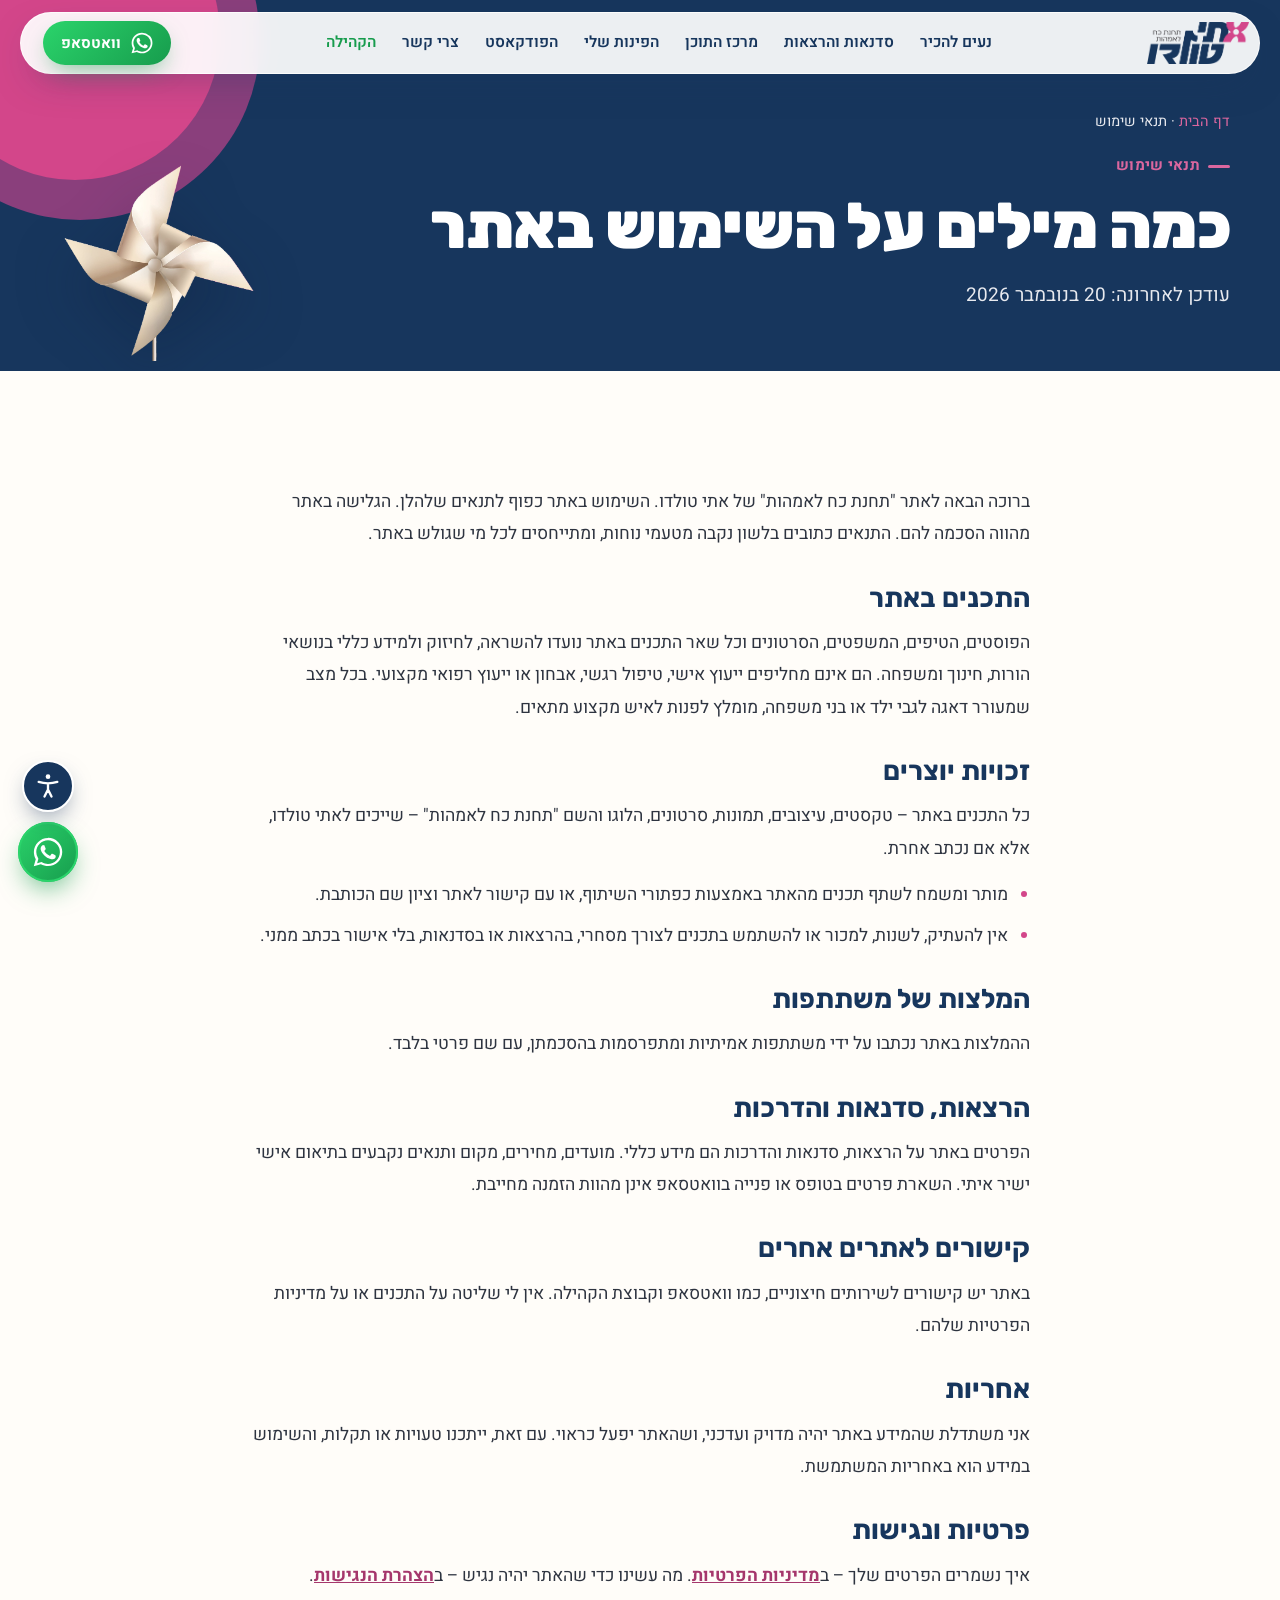
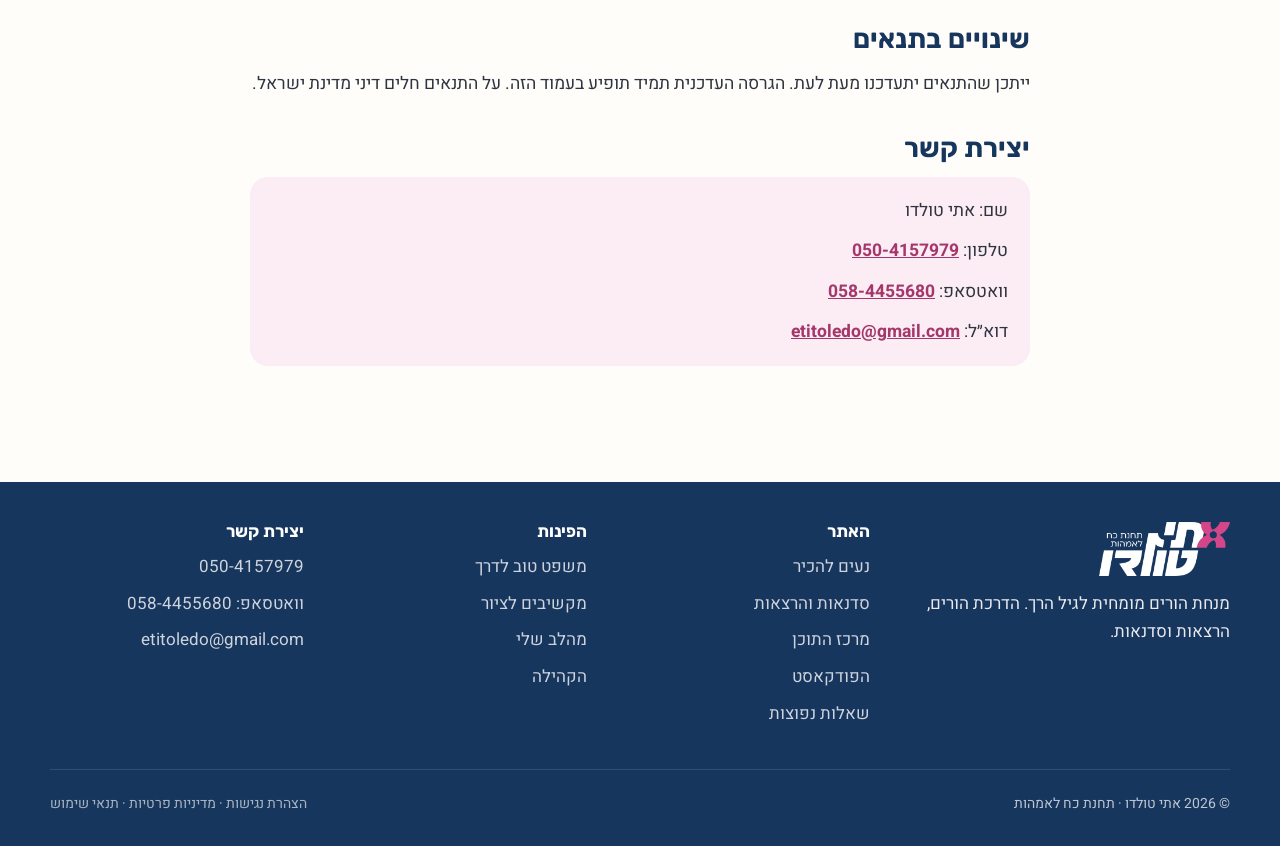
<file: terms.html>
<!doctype html>
<html lang="he" dir="rtl">
<head>
  <meta charset="utf-8">
  <meta name="viewport" content="width=device-width, initial-scale=1">
  <title>תנאי שימוש | אתי טולדו – תחנת כח לאמהות</title>
  <meta name="description" content="תנאי השימוש באתר תחנת כח לאמהות – אתי טולדו">
  <meta name="lazy:whatsapp" data-edit-meta="contact.whatsapp" data-label="מספר וואטסאפ" content="058-4455680">
  <meta name="lazy:wa-message" data-edit-meta="contact.wa_message" data-label="ההודעה המוכנה בוואטסאפ" data-type="long" content="היי אתי, הגעתי מהאתר ואשמח לשמוע פרטים">
  <meta property="og:title" content="תחנת כח לאמהות | אתי טולדו">
  <meta property="og:description" content="מקום לעצור, להתחזק, לקבל כלים ולחזור הביתה עם כוחות חדשים.">
  <meta property="og:type" content="website">
  <meta property="og:locale" content="he_IL">
  <meta property="og:image" content="https://etitoledo.co.il/assets/share.jpg">
  <meta property="og:image:width" content="1200">
  <meta property="og:image:height" content="630">
  <meta name="twitter:card" content="summary_large_image">
  <link rel="icon" href="assets/favicon.png" type="image/png">
  <link rel="preconnect" href="https://fonts.googleapis.com">
  <link rel="preconnect" href="https://fonts.gstatic.com" crossorigin>
  <link href="https://fonts.googleapis.com/css2?family=Heebo:wght@400;500;600;700;800&family=Rubik:wght@500;700;800;900&display=swap" rel="stylesheet">
  <link rel="stylesheet" href="style.css?v=2611331">
  <link rel="stylesheet" href="home-b.css?v=2611241">
  <link rel="stylesheet" href="pages.css?v=2611331">
  <script>document.documentElement.classList.add('js');</script>
  <script src="config.js?v=2611242"></script>
  <script src="content.js?v=2611351" defer></script>
  <script src="script.js?v=2611221" defer></script>
  
  <script src="a11y.js?v=2611291" defer></script>
  <script src="analytics.js?v=2611241" defer></script>
  <link rel="canonical" href="https://etitoledo.co.il/terms.html">
  <meta property="og:url" content="https://etitoledo.co.il/terms.html">
</head>
<body>
<svg width="0" height="0" style="position:absolute" aria-hidden="true">
  <symbol id="i-check" viewBox="0 0 24 24"><path d="M20 6 9 17l-5-5"/></symbol>
  <symbol id="i-arrow" viewBox="0 0 24 24"><path d="M19 12H5"/><path d="m12 19-7-7 7-7"/></symbol>
  <symbol id="i-phone" viewBox="0 0 24 24"><path d="M22 16.9v3a2 2 0 0 1-2.2 2 19.8 19.8 0 0 1-8.6-3.1 19.5 19.5 0 0 1-6-6A19.8 19.8 0 0 1 2.1 4.2 2 2 0 0 1 4.1 2h3a2 2 0 0 1 2 1.7c.1 1 .4 1.9.7 2.8a2 2 0 0 1-.5 2.1L8.1 9.9a16 16 0 0 0 6 6l1.3-1.3a2 2 0 0 1 2.1-.4c.9.3 1.8.6 2.8.7a2 2 0 0 1 1.7 2z"/></symbol>
  <symbol id="i-mail" viewBox="0 0 24 24"><rect x="2" y="4" width="20" height="16" rx="2"/><path d="m22 7-10 5L2 7"/></symbol>
  <symbol id="i-wa" viewBox="0 0 24 24"><path fill="currentColor" stroke="none" d="M17.5 14.4c-.3-.2-1.8-.9-2-1-.3-.1-.5-.1-.7.2-.2.3-.8 1-.9 1.2-.2.2-.4.2-.6.1-.3-.2-1.3-.5-2.4-1.5-.9-.8-1.5-1.8-1.7-2.1-.2-.3 0-.5.1-.6l.5-.5c.1-.2.2-.3.3-.5.1-.2 0-.4 0-.5l-.9-2.2c-.2-.6-.5-.5-.7-.5h-.6c-.2 0-.5.1-.8.4-.3.3-1 1-1 2.5s1.1 2.9 1.2 3.1c.2.2 2.1 3.2 5.1 4.5.7.3 1.3.5 1.7.6.7.2 1.4.2 1.9.1.6-.1 1.8-.7 2-1.4.2-.7.2-1.3.2-1.4-.1-.1-.3-.2-.6-.3zM12 21.5c-1.7 0-3.4-.5-4.8-1.3l-.3-.2-3.6.9 1-3.5-.2-.4a9.4 9.4 0 0 1-1.5-5c0-5.2 4.2-9.4 9.4-9.4 2.5 0 4.9 1 6.7 2.8a9.4 9.4 0 0 1 2.8 6.7c0 5.2-4.2 9.4-9.5 9.4zm8-17.5A11.3 11.3 0 0 0 12 .7C5.8.7.7 5.8.7 12c0 2 .5 4 1.5 5.7L.6 23.3l5.7-1.5c1.7.9 3.7 1.4 5.7 1.4 6.3 0 11.4-5.1 11.4-11.3 0-3-1.2-5.9-3.3-8z"/></symbol>
  <symbol id="i-menu" viewBox="0 0 24 24"><path d="M4 7h16M4 12h16M10 17h10"/></symbol>
  <symbol id="i-x" viewBox="0 0 24 24"><path d="M18 6 6 18M6 6l12 12"/></symbol>
  <symbol id="i-users" viewBox="0 0 24 24"><path d="M16 21v-2a4 4 0 0 0-4-4H6a4 4 0 0 0-4 4v2"/><circle cx="9" cy="7" r="4"/><path d="M22 21v-2a4 4 0 0 0-3-3.9M16 3.1a4 4 0 0 1 0 7.8"/></symbol>
  <symbol id="i-mic" viewBox="0 0 24 24"><rect x="9" y="2" width="6" height="12" rx="3"/><path d="M19 10v1a7 7 0 0 1-14 0v-1M12 18v4M8 22h8"/></symbol>
  <symbol id="i-headphones" viewBox="0 0 24 24"><path d="M3 14h3a2 2 0 0 1 2 2v3a2 2 0 0 1-2 2H5a2 2 0 0 1-2-2v-7a9 9 0 0 1 18 0v7a2 2 0 0 1-2 2h-1a2 2 0 0 1-2-2v-3a2 2 0 0 1 2-2h3"/></symbol>
  <symbol id="i-heart" viewBox="0 0 24 24"><path d="M19 14c1.5-1.5 3-3.2 3-5.5A5.5 5.5 0 0 0 16.5 3c-1.8 0-3 .5-4.5 2-1.5-1.5-2.7-2-4.5-2A5.5 5.5 0 0 0 2 8.5c0 2.3 1.5 4 3 5.5l7 7z"/></symbol>
  <symbol id="i-book" viewBox="0 0 24 24"><path d="M2 4h6a4 4 0 0 1 4 4v13a3 3 0 0 0-3-3H2zM22 4h-6a4 4 0 0 0-4 4v13a3 3 0 0 1 3-3h7z"/></symbol>
  <symbol id="i-pencil" viewBox="0 0 24 24"><path d="M17 3a2.8 2.8 0 1 1 4 4L7.5 20.5 2 22l1.5-5.5zM15 5l4 4"/></symbol>
  <symbol id="i-quote" viewBox="0 0 24 24"><path d="M3 21c3 0 7-1 7-8V5c0-1.3-.8-2-2-2H4c-1.3 0-2 .7-2 2v6c0 1.3.7 2 2 2 1 0 1 0 1 1v1c0 1-1 2-2 2s-1 0-1 1v3c0 1 0 1 1 1zM15 21c3 0 7-1 7-8V5c0-1.3-.8-2-2-2h-4c-1.3 0-2 .7-2 2v6c0 1.3.7 2 2 2h.8c0 2.3.2 4-2.8 4v3c0 1 0 1 1 1z"/></symbol>
  <symbol id="i-calendar" viewBox="0 0 24 24"><rect x="3" y="4" width="18" height="18" rx="2"/><path d="M16 2v4M8 2v4M3 10h18"/></symbol>
  <symbol id="i-spark" viewBox="0 0 24 24"><path d="M12 3l1.9 5.8 6.1 1.9-6.1 1.9-1.9 5.9-1.9-5.9L4 10.7l6.1-1.9z"/><path d="M19 17v4M17 19h4"/></symbol>
  <symbol id="i-search" viewBox="0 0 24 24"><circle cx="11" cy="11" r="8"/><path d="m21 21-4.3-4.3"/></symbol>
  <symbol id="i-play" viewBox="0 0 24 24"><circle cx="12" cy="12" r="10"/><path d="m10 8 6 4-6 4z"/></symbol>
  <symbol id="i-grad" viewBox="0 0 24 24"><path d="M22 10 12 5 2 10l10 5z"/><path d="M6 12v5c3 3 9 3 12 0v-5"/></symbol>
  <symbol id="i-bulb" viewBox="0 0 24 24"><path d="M9 18h6M10 22h4M12 2a7 7 0 0 0-4 12.7V17h8v-2.3A7 7 0 0 0 12 2z"/></symbol>
</svg>

<a class="sr" href="#main">דילוג לתוכן</a>

<!-- תפריט צף -->
<header class="nav-wrap">
  <nav class="nav" aria-label="ניווט ראשי">
    <a class="logo" href="index.html" aria-label="תחנת כח לאמהות – אתי טולדו, לדף הבית">
      <img class="logo__img" data-edit-img="brand.logo" data-label="לוגו" src="assets/logo.png" alt="אתי טולדו – תחנת כח לאמהות" width="102" height="42">
    </a>
    <div class="nav__links">
      <a href="index.html#about">נעים להכיר</a>
      <a href="workshops.html">סדנאות והרצאות</a>
      <a href="content.html">מרכז התוכן</a>
      <a href="index.html#corners">הפינות שלי</a>
      <a href="index.html#podcast">הפודקאסט</a>
      <a href="index.html#contact">צרי קשר</a>
      <a class="nav__comm" href="https://chat.whatsapp.com/KLcxTEYWqjWKX0vAD19I10" target="_blank" rel="noopener">הקהילה</a>
    </div>
    <div class="nav__actions">
      <a class="btn btn--wa btn--sm nav__wa" data-edit-wa href="https://wa.me/972584455680"><svg class="ico"><use href="#i-wa"/></svg><span>וואטסאפ</span></a>
      <button class="burger" type="button" data-open-drawer aria-expanded="false" aria-controls="drawer"><svg class="ico"><use href="#i-menu"/></svg><span class="sr">פתיחת תפריט</span></button>
    </div>
  </nav>
</header>

<div class="drawer" id="drawer" aria-hidden="true">
  <div class="drawer__top">
    <img src="assets/logo-white.png" data-edit-img="brand.logo_white" data-label="לוגו לבן (לרקע כהה)" alt="אתי טולדו – תחנת כח לאמהות" width="107" height="44">
    <button class="burger drawer__close" type="button" data-close-drawer><svg class="ico"><use href="#i-x"/></svg><span class="sr">סגירת תפריט</span></button>
  </div>
  <nav aria-label="תפריט לנייד">
    <a href="index.html#about">נעים להכיר <small>הדרך והסיפור</small></a>
    <a href="workshops.html">סדנאות והרצאות <small>תהליכיות וחד־פעמיות</small></a>
    <a href="content.html">מרכז התוכן <small>סרטונים, מאמרים, כלים</small></a>
    <a href="index.html#corners">הפינות שלי <small>משפט, ציור, מהלב</small></a>
    <a href="index.html#podcast">הפודקאסט <small>חדש · קטעים מהפרקים</small></a>
    <a href="index.html#contact">צרי קשר <small>טלפון, וואטסאפ, מייל</small></a>
    <a href="https://chat.whatsapp.com/KLcxTEYWqjWKX0vAD19I10" target="_blank" rel="noopener">הקהילה בוואטסאפ <small>להצטרפות</small></a>
  </nav>
  <div class="btns">
    <a class="btn btn--wa btn--lg" data-edit-wa href="https://wa.me/972584455680"><svg class="ico"><use href="#i-wa"/></svg>הודעה בוואטסאפ</a>
    <a class="btn btn--glass btn--lg" data-edit-tel href="tel:+972504157979"><svg class="ico"><use href="#i-phone"/></svg>חיוג</a>
  </div>
</div>

<main id="main">
<section class="page-hero page-hero--short on-dark">
  <span class="circle page-hero__c1" aria-hidden="true"></span><span class="circle page-hero__c2" aria-hidden="true"></span>
  <img class="pinwheel page-hero__pin" src="assets/pinwheel.png?v=2" alt="" aria-hidden="true">
  <div class="wrap">
    <p class="crumbs"><a href="index.html">דף הבית</a> · תנאי שימוש</p>
    <p class="eyebrow">תנאי שימוש</p>
    <h1 class="title">כמה מילים על השימוש באתר</h1>
    <p class="lead-p">עודכן לאחרונה: 20 בנובמבר 2026</p>
  </div>
</section>
<section class="sec">
  <div class="wrap legal">

<p>ברוכה הבאה לאתר "תחנת כח לאמהות" של אתי טולדו. השימוש באתר כפוף לתנאים שלהלן. הגלישה באתר מהווה הסכמה להם. התנאים כתובים בלשון נקבה מטעמי נוחות, ומתייחסים לכל מי שגולש באתר.</p>

<h2>התכנים באתר</h2>
<p>הפוסטים, הטיפים, המשפטים, הסרטונים וכל שאר התכנים באתר נועדו להשראה, לחיזוק ולמידע כללי בנושאי הורות, חינוך ומשפחה. הם אינם מחליפים ייעוץ אישי, טיפול רגשי, אבחון או ייעוץ רפואי מקצועי. בכל מצב שמעורר דאגה לגבי ילד או בני משפחה, מומלץ לפנות לאיש מקצוע מתאים.</p>

<h2>זכויות יוצרים</h2>
<p>כל התכנים באתר – טקסטים, עיצובים, תמונות, סרטונים, הלוגו והשם "תחנת כח לאמהות" – שייכים לאתי טולדו, אלא אם נכתב אחרת.</p>
<ul>
  <li>מותר ומשמח לשתף תכנים מהאתר באמצעות כפתורי השיתוף, או עם קישור לאתר וציון שם הכותבת.</li>
  <li>אין להעתיק, לשנות, למכור או להשתמש בתכנים לצורך מסחרי, בהרצאות או בסדנאות, בלי אישור בכתב ממני.</li>
</ul>

<h2>המלצות של משתתפות</h2>
<p>ההמלצות באתר נכתבו על ידי משתתפות אמיתיות ומתפרסמות בהסכמתן, עם שם פרטי בלבד.</p>

<h2>הרצאות, סדנאות והדרכות</h2>
<p>הפרטים באתר על הרצאות, סדנאות והדרכות הם מידע כללי. מועדים, מחירים, מקום ותנאים נקבעים בתיאום אישי ישיר איתי. השארת פרטים בטופס או פנייה בוואטסאפ אינן מהוות הזמנה מחייבת.</p>

<h2>קישורים לאתרים אחרים</h2>
<p>באתר יש קישורים לשירותים חיצוניים, כמו וואטסאפ וקבוצת הקהילה. אין לי שליטה על התכנים או על מדיניות הפרטיות שלהם.</p>

<h2>אחריות</h2>
<p>אני משתדלת שהמידע באתר יהיה מדויק ועדכני, ושהאתר יפעל כראוי. עם זאת, ייתכנו טעויות או תקלות, והשימוש במידע הוא באחריות המשתמשת.</p>

<h2>פרטיות ונגישות</h2>
<p>איך נשמרים הפרטים שלך – ב<a href="privacy.html">מדיניות הפרטיות</a>. מה עשינו כדי שהאתר יהיה נגיש – ב<a href="accessibility.html">הצהרת הנגישות</a>.</p>

<h2>שינויים בתנאים</h2>
<p>ייתכן שהתנאים יתעדכנו מעת לעת. הגרסה העדכנית תמיד תופיע בעמוד הזה. על התנאים חלים דיני מדינת ישראל.</p>

<h2>יצירת קשר</h2>
<ul class="legal__contact">
  <li>שם: אתי טולדו</li>
  <li>טלפון: <a href="tel:+972504157979" dir="ltr">050-4157979</a></li>
  <li>וואטסאפ: <a href="https://wa.me/972584455680" dir="ltr">058-4455680</a></li>
  <li>דוא״ל: <a href="mailto:etitoledo@gmail.com">etitoledo@gmail.com</a></li>
</ul>

  </div>
</section>
</main>

<footer class="footer">
  <div class="wrap footer__grid">
    <div>
      <img src="assets/logo-white.png" data-edit-img="brand.logo_white" alt="אתי טולדו – תחנת כח לאמהות" width="131" height="54">
      <p style="margin-top:14px;max-width:34ch" data-edit="footer.text" data-label="משפט בכותרת התחתונה" data-type="long">מנחת הורים מומחית לגיל הרך. הדרכת הורים, הרצאות וסדנאות.</p>
    </div>
    <div><h4>האתר</h4><ul><li><a href="index.html#about">נעים להכיר</a></li><li><a href="workshops.html">סדנאות והרצאות</a></li><li><a href="content.html">מרכז התוכן</a></li><li><a href="index.html#podcast">הפודקאסט</a></li><li><a href="workshops.html#faq">שאלות נפוצות</a></li></ul></div>
    <div><h4>הפינות</h4><ul><li><a href="quotes.html">משפט טוב לדרך</a></li><li><a href="index.html#corners">מקשיבים לציור</a></li><li><a href="index.html#corners">מהלב שלי</a></li><li><a href="https://chat.whatsapp.com/KLcxTEYWqjWKX0vAD19I10" target="_blank" rel="noopener">הקהילה</a></li></ul></div>
    <div><h4>יצירת קשר</h4><ul><li><a data-edit-tel href="tel:+972504157979" dir="ltr">050-4157979</a></li><li><a data-edit-wa href="https://wa.me/972584455680">וואטסאפ: <span dir="ltr">058-4455680</span></a></li><li><a href="mailto:etitoledo@gmail.com">etitoledo@gmail.com</a></li></ul></div>
  </div>
  <div class="wrap footer__bottom"><span>© <span data-year>2026</span> אתי טולדו · תחנת כח לאמהות</span><span><a href="accessibility.html">הצהרת נגישות</a> · <a href="privacy.html">מדיניות פרטיות</a> · <a href="terms.html">תנאי שימוש</a></span></div>
</footer>

<a class="wa-float" data-edit-wa href="https://wa.me/972584455680" aria-label="הודעה בוואטסאפ"><svg class="ico"><use href="#i-wa"/></svg></a>
</body>
</html>
</file>
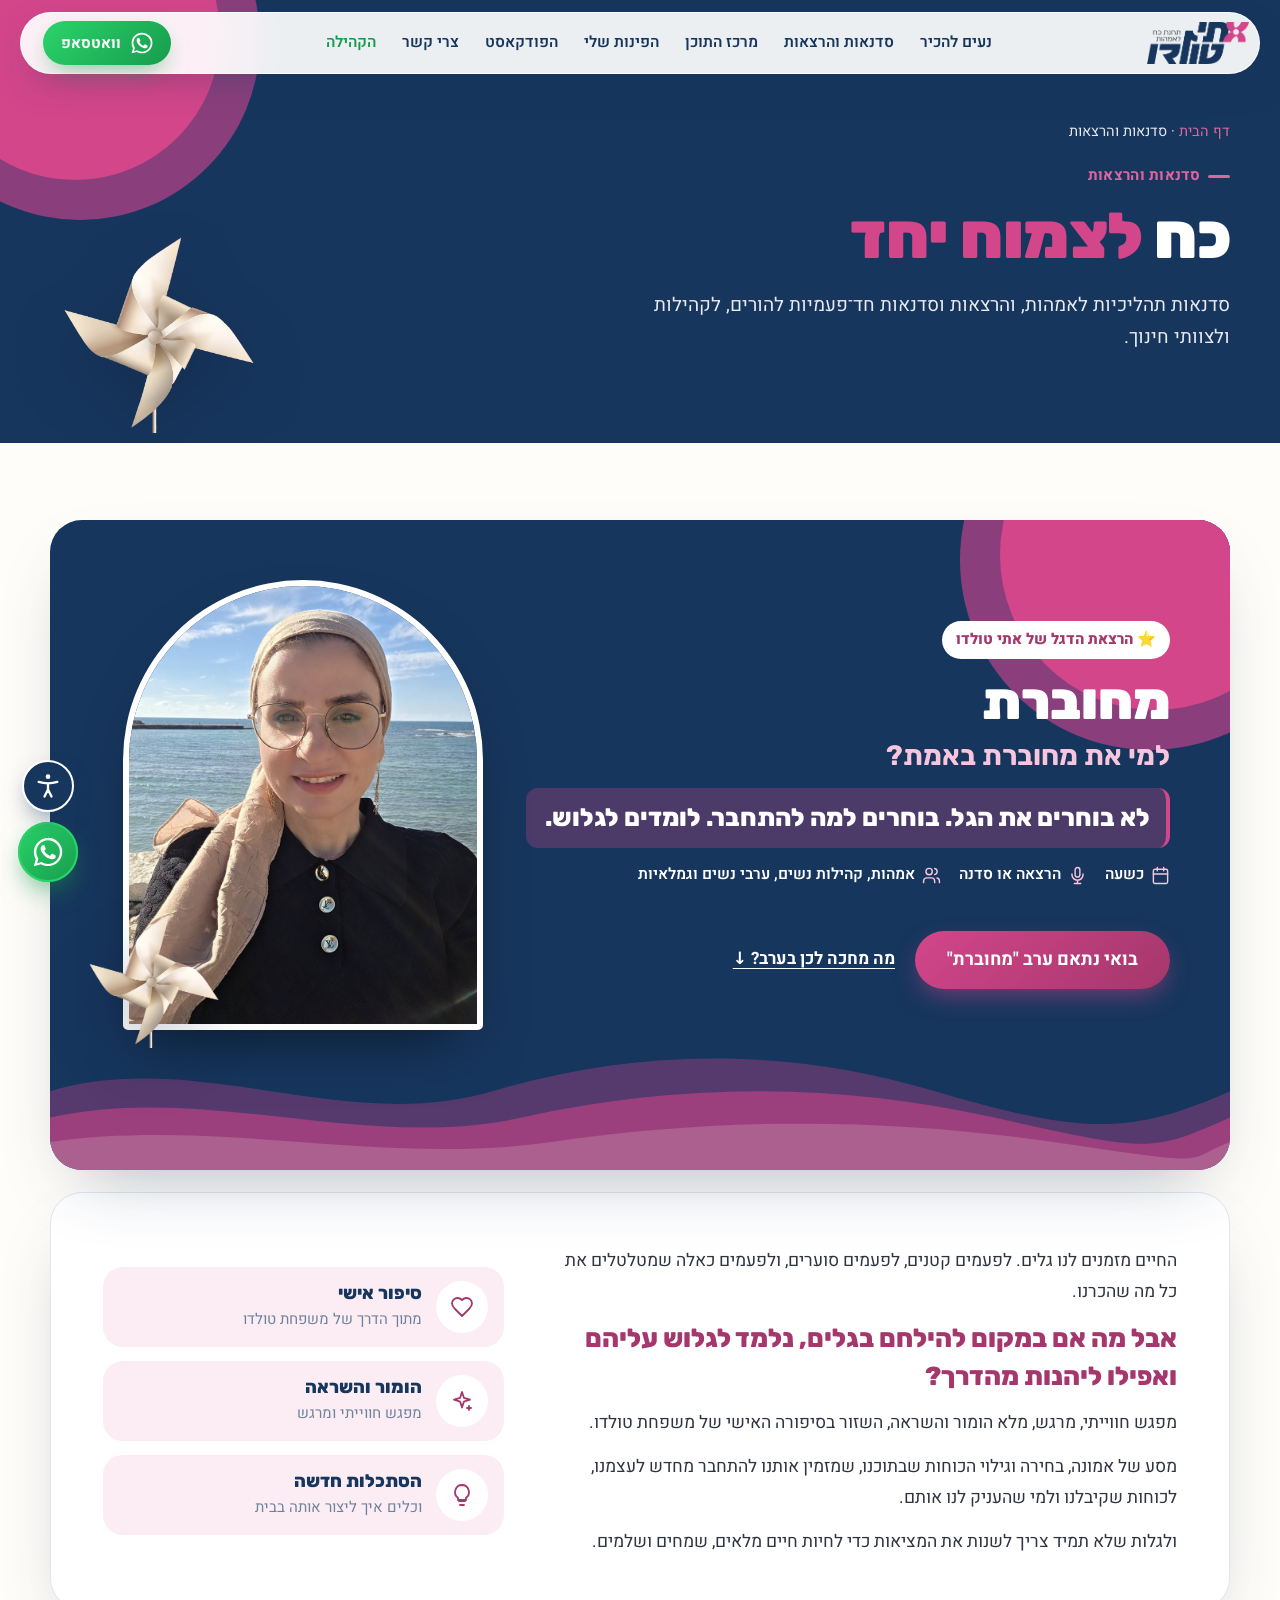
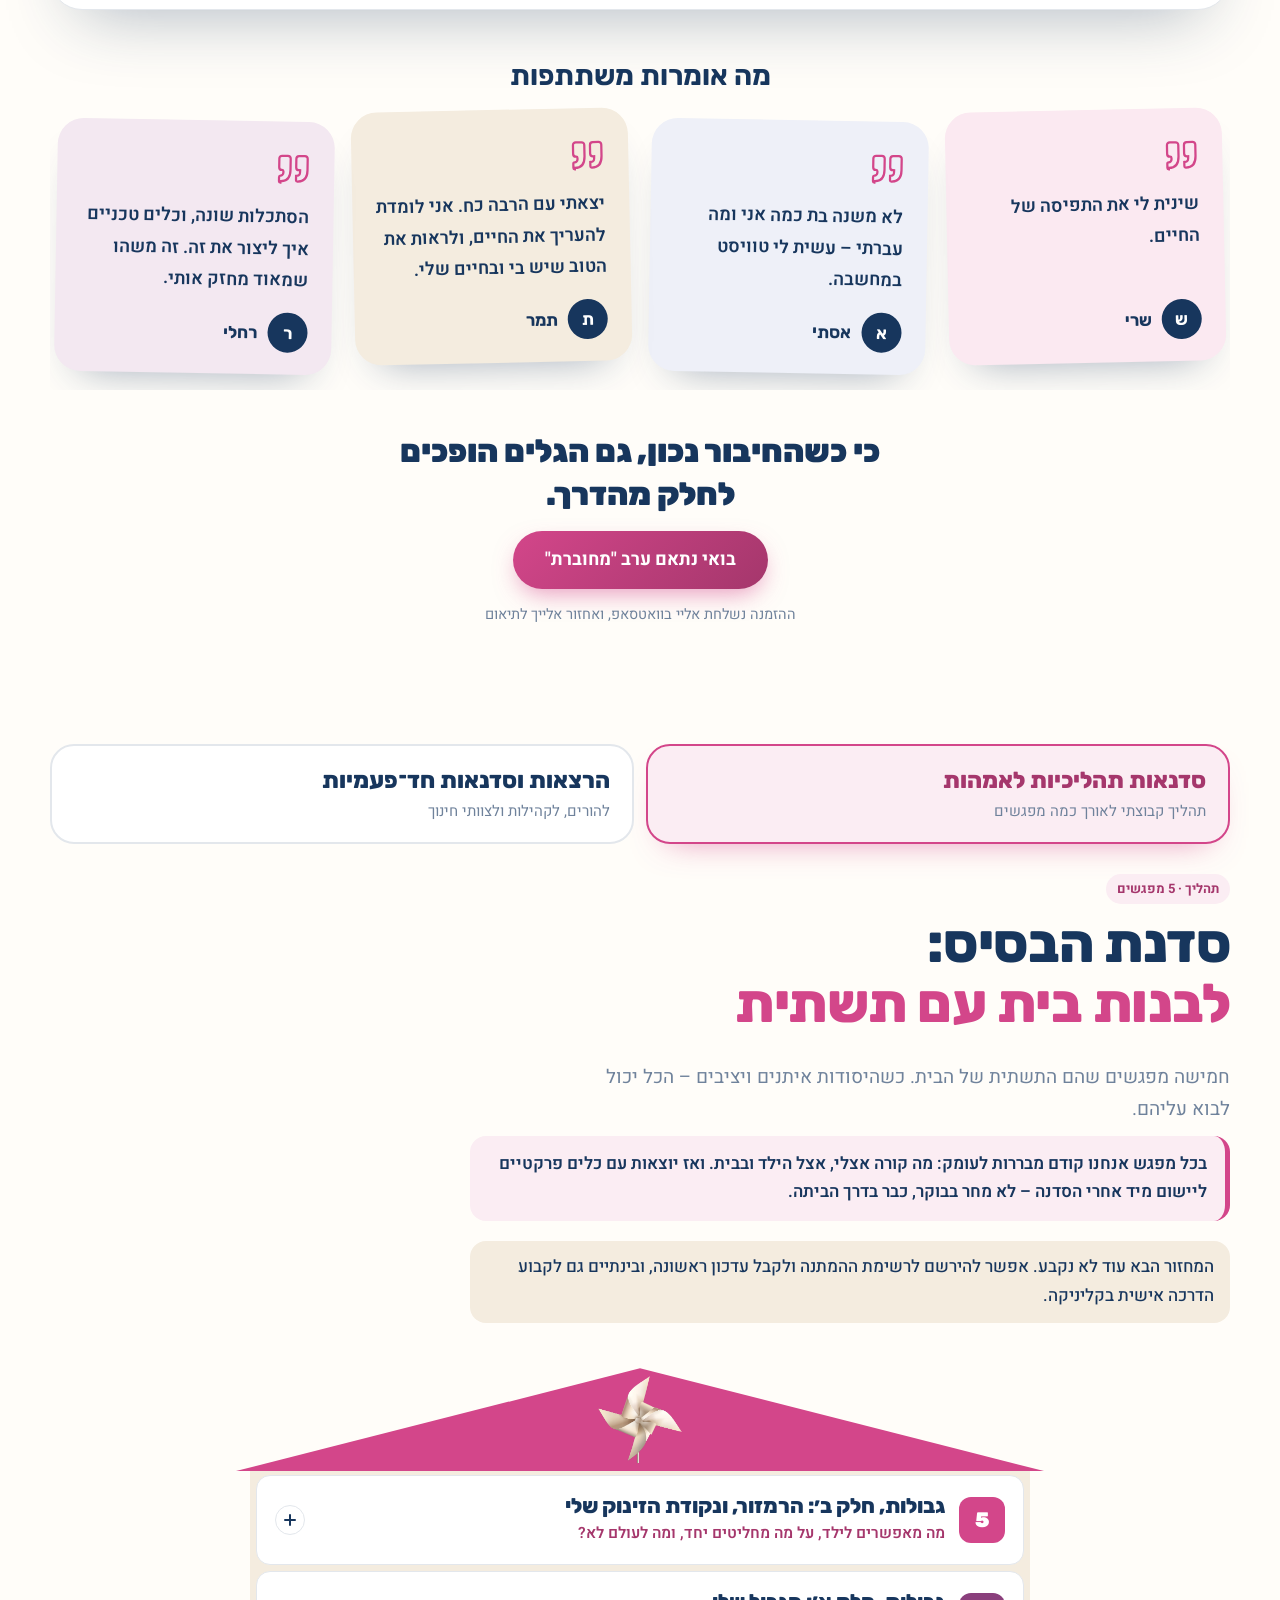
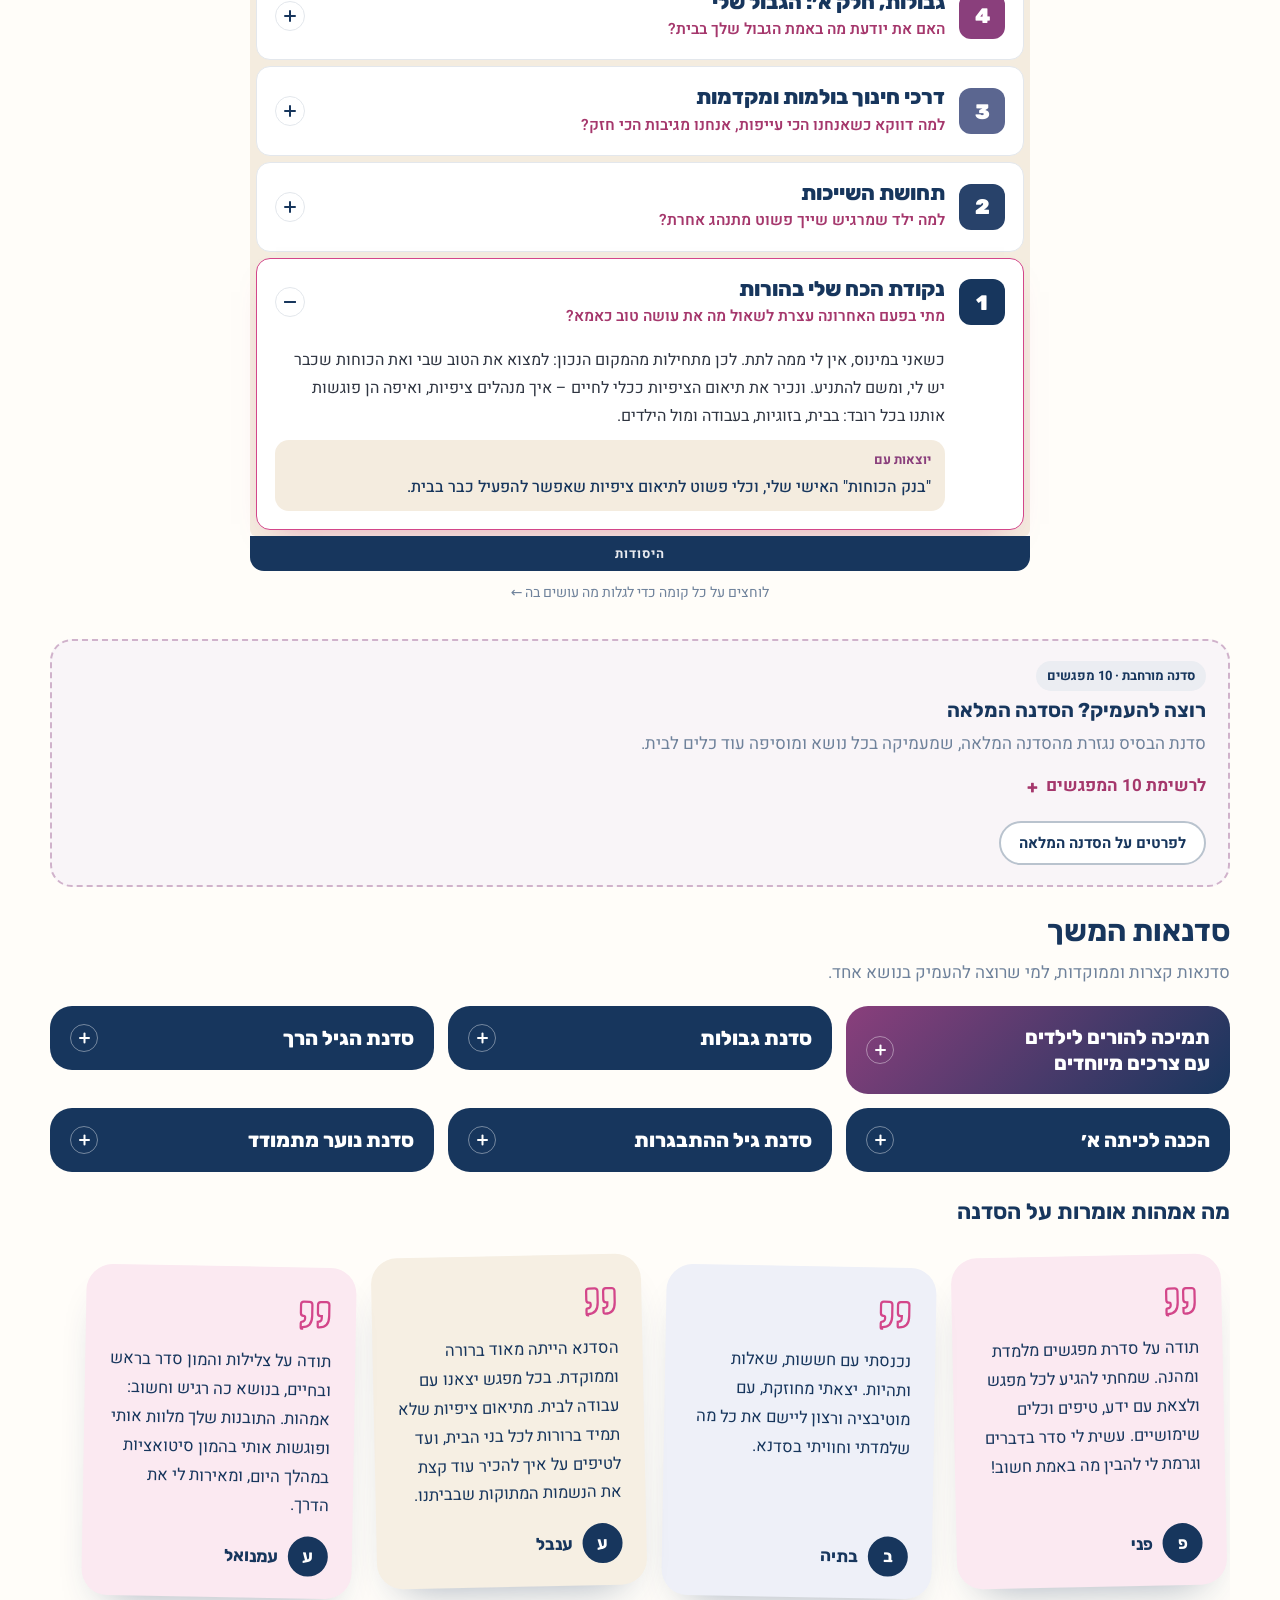
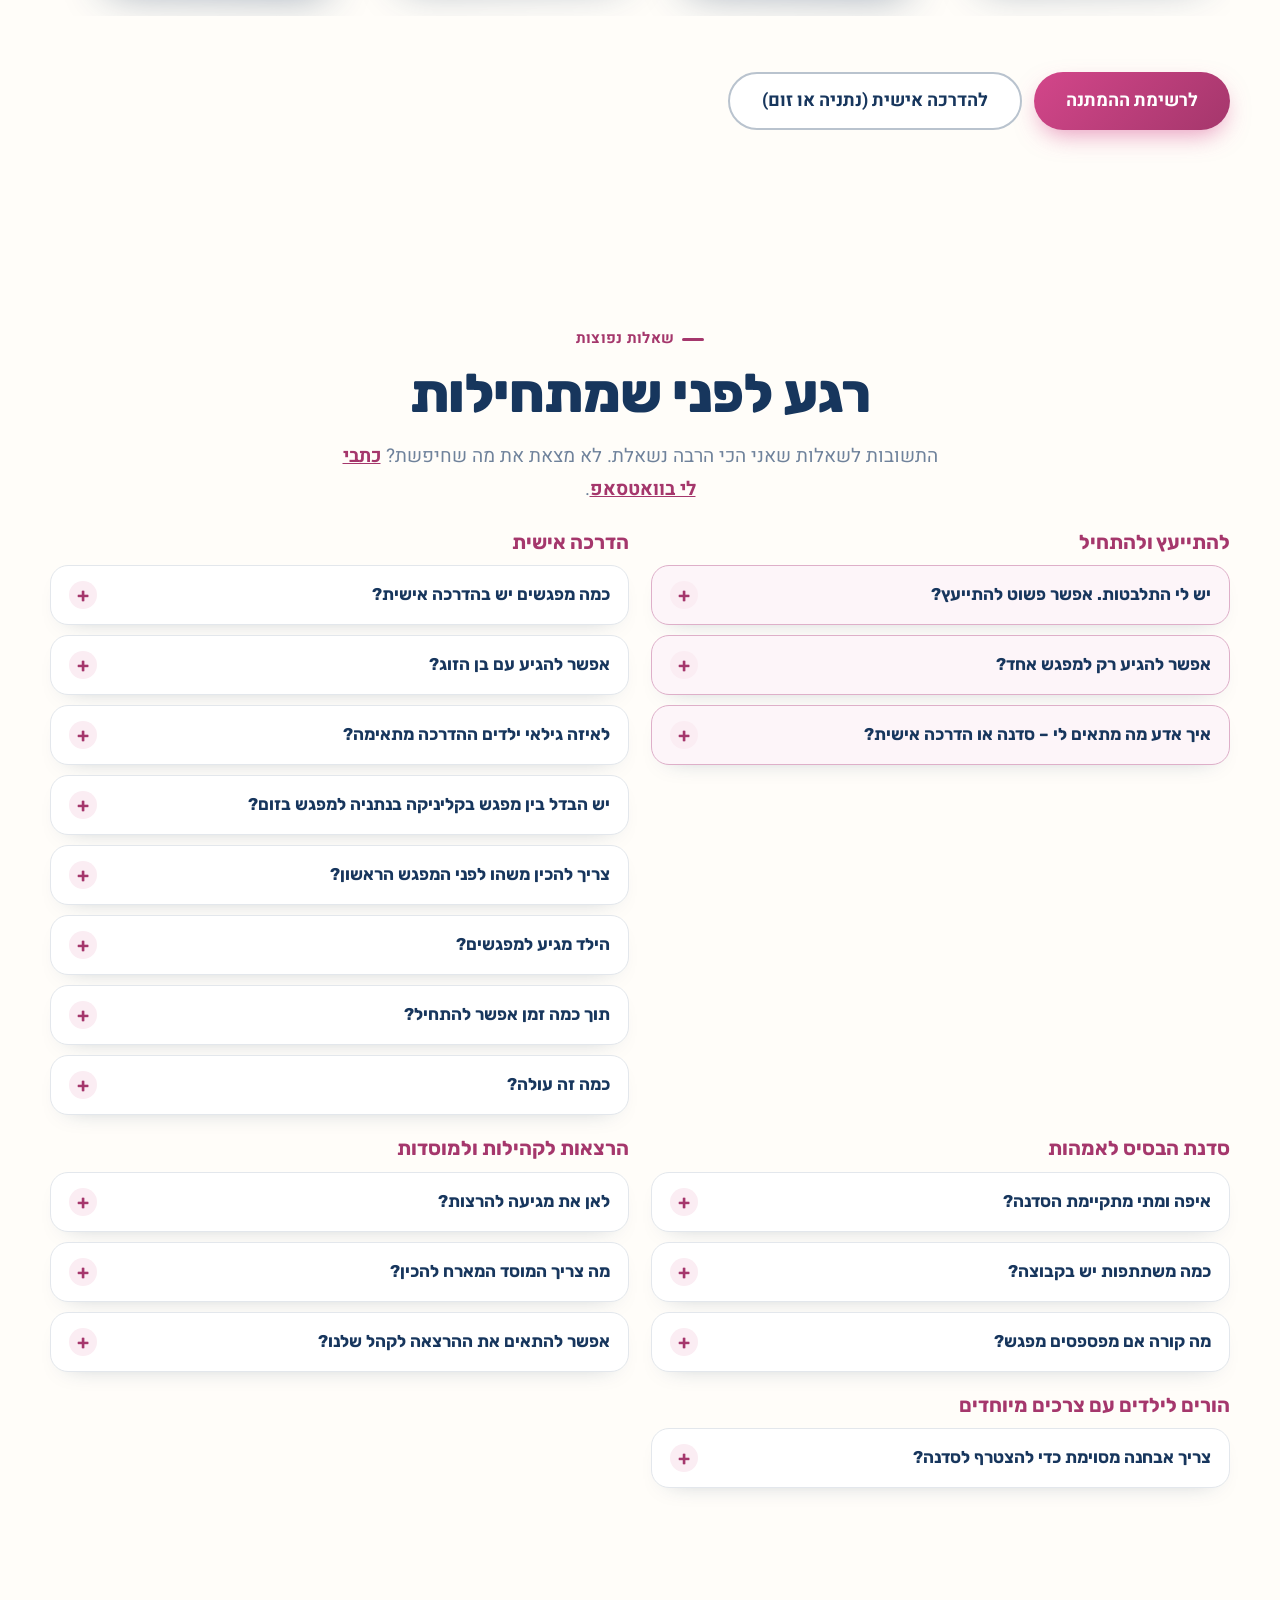
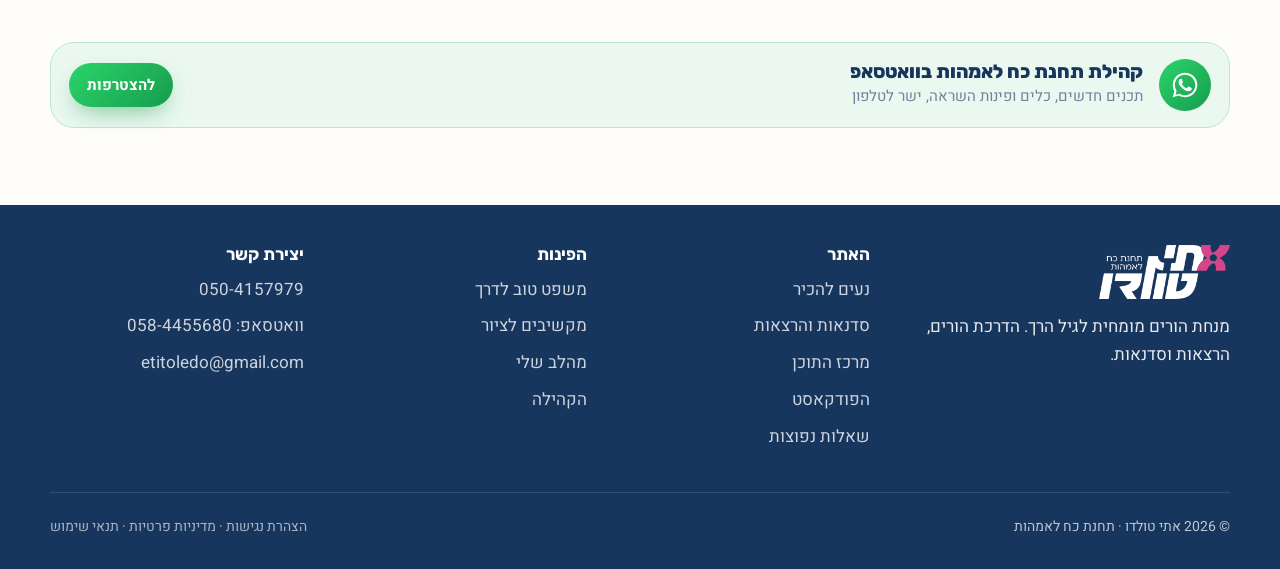
<file: workshops.html>
<!doctype html>
<html lang="he" dir="rtl">
<head>
  <meta charset="utf-8">
  <meta name="viewport" content="width=device-width, initial-scale=1">
  <title>סדנאות והרצאות | תחנת כח לאמהות – אתי טולדו</title>
  <meta name="description" content="סדנאות תהליכיות לאמהות, והרצאות וסדנאות חד־פעמיות להורים, לקהילות ולצוותי חינוך – כולל הרצאת הדגל &quot;מחוברת – למי את מחוברת באמת?&quot;.">
  <meta name="lazy:whatsapp" data-edit-meta="contact.whatsapp" data-label="מספר וואטסאפ" content="058-4455680">
  <meta name="lazy:wa-message" data-edit-meta="contact.wa_message" data-label="ההודעה המוכנה בוואטסאפ" data-type="long" content="היי אתי, הגעתי מהאתר ואשמח לשמוע פרטים">
  <meta property="og:title" content="תחנת כח לאמהות | אתי טולדו">
  <meta property="og:description" content="מקום לעצור, להתחזק, לקבל כלים ולחזור הביתה עם כוחות חדשים.">
  <meta property="og:type" content="website">
  <meta property="og:locale" content="he_IL">
  <meta property="og:image" content="https://etitoledo.co.il/assets/share.jpg">
  <meta property="og:image:width" content="1200">
  <meta property="og:image:height" content="630">
  <meta name="twitter:card" content="summary_large_image">
  <link rel="icon" href="assets/favicon.png" type="image/png">
  <link rel="preconnect" href="https://fonts.googleapis.com">
  <link rel="preconnect" href="https://fonts.gstatic.com" crossorigin>
  <link href="https://fonts.googleapis.com/css2?family=Heebo:wght@400;500;600;700;800&family=Rubik:wght@500;700;800;900&display=swap" rel="stylesheet">
  <link rel="stylesheet" href="style.css?v=2611331">
  <link rel="stylesheet" href="home-b.css?v=2611241">
  <link rel="stylesheet" href="pages.css?v=2611341">
  <script>document.documentElement.classList.add('js');</script>
  <script src="config.js?v=2611242"></script>
  <script src="content.js?v=2611351" defer></script>
  <script src="script.js?v=2611221" defer></script>
  <script src="content-seed.js?v=2611361" defer></script>
  <script src="content-store.js?v=2611321" defer></script>
  <script src="content-ui.js?v=2611301" defer></script>
  
  <script src="workshops.js?v=2611251" defer></script>
  <script src="a11y.js?v=2611291" defer></script>
  <script src="analytics.js?v=2611241" defer></script>
  <script type="application/ld+json">{"@context": "https://schema.org", "@type": "FAQPage", "mainEntity": [{"@type": "Question", "name": "יש לי התלבטות. אפשר פשוט להתייעץ?", "acceptedAnswer": {"@type": "Answer", "text": "בשמחה גדולה, וזה לא עולה כסף. על כל התלבטות, שאלה או מחשבה – אפשר לכתוב לי בוואטסאפ או בטופס כאן באתר, ואני תמיד עונה וחוזרת, בעזרת השם. זה ממש לא משהו חריג. עדיף לא להישאר לבד עם ההתלבטות."}}, {"@type": "Question", "name": "אפשר להגיע רק למפגש אחד?", "acceptedAnswer": {"@type": "Answer", "text": "בהחלט, ובשמחה גדולה. אפשר להגיע למפגש אחד לבירור, למיקוד ולדיוק."}}, {"@type": "Question", "name": "איך אדע מה מתאים לי – סדנה או הדרכה אישית?", "acceptedAnswer": {"@type": "Answer", "text": "פשוט שואלים אותי. נתייעץ יחד, ונבדוק מה הכי מתאים לך ולבית שלך: סדנה, הדרכה אישית או מפגש אחד."}}, {"@type": "Question", "name": "כמה מפגשים יש בהדרכה אישית?", "acceptedAnswer": {"@type": "Answer", "text": "בדרך כלל זה תהליך של 4 עד 8 מפגשים."}}, {"@type": "Question", "name": "אפשר להגיע עם בן הזוג?", "acceptedAnswer": {"@type": "Answer", "text": "בהחלט, וזו גם ההמלצה שלי. כששני ההורים מגיעים יחד, נוצרת בבית שפה אחידה."}}, {"@type": "Question", "name": "לאיזה גילאי ילדים ההדרכה מתאימה?", "acceptedAnswer": {"@type": "Answer", "text": "מגיל 0 ועד 120. ההדרכה נותנת כלים בין-אישיים שמתאימים לכל שלב בחיים, ומשפיעים על כל תחומי החיים, בכל גיל."}}, {"@type": "Question", "name": "יש הבדל בין מפגש בקליניקה בנתניה למפגש בזום?", "acceptedAnswer": {"@type": "Answer", "text": "לא. זה אותו תהליך ואותו מחיר, ואפשר לבחור מה שנוח לכם."}}, {"@type": "Question", "name": "צריך להכין משהו לפני המפגש הראשון?", "acceptedAnswer": {"@type": "Answer", "text": "רק את עצמכם, עם נכונות לשינוי ולדיוק הבית שלכם."}}, {"@type": "Question", "name": "הילד מגיע למפגשים?", "acceptedAnswer": {"@type": "Answer", "text": "לא, המפגשים הם להורים בלבד."}}, {"@type": "Question", "name": "תוך כמה זמן אפשר להתחיל?", "acceptedAnswer": {"@type": "Answer", "text": "זה תלוי בעומס, אבל לרוב בין שבועיים לחודש. אפשר לפנות אליי בוואטסאפ או בטלפון לתיאום."}}, {"@type": "Question", "name": "כמה זה עולה?", "acceptedAnswer": {"@type": "Answer", "text": "400 ₪ למפגש. לבוגרות הסדנאות שלי יש 20% הנחה."}}, {"@type": "Question", "name": "איפה ומתי מתקיימת הסדנה?", "acceptedAnswer": {"@type": "Answer", "text": "המקום, היום והשעה משתנים ממחזור למחזור. מי שנרשמת לרשימת ההמתנה מקבלת את כל הפרטים לפני שהמחזור נפתח."}}, {"@type": "Question", "name": "כמה משתתפות יש בקבוצה?", "acceptedAnswer": {"@type": "Answer", "text": "בין 8 ל-15 משתתפות."}}, {"@type": "Question", "name": "מה קורה אם מפספסים מפגש?", "acceptedAnswer": {"@type": "Answer", "text": "לכל קבוצה יש קבוצה ייעודית, שבה נשלחים תכני המפגש, סיכום ושיעורי הבית. כך לא מפספסים כלום."}}, {"@type": "Question", "name": "לאן את מגיעה להרצות?", "acceptedAnswer": {"@type": "Answer", "text": "לכל הארץ."}}, {"@type": "Question", "name": "מה צריך המוסד המארח להכין?", "acceptedAnswer": {"@type": "Answer", "text": "מקום מתאים ומשתתפות. את כל השאר נתאם יחד."}}, {"@type": "Question", "name": "אפשר להתאים את ההרצאה לקהל שלנו?", "acceptedAnswer": {"@type": "Answer", "text": "בהחלט. כל הרצאה וסדנה נבנית בהתאמה לקהל, אחרי שיחת תיאום ציפיות והבנת הצורך – לגננות, לצוותי בית ספר, לערבי נשים ועוד."}}, {"@type": "Question", "name": "צריך אבחנה מסוימת כדי להצטרף לסדנה?", "acceptedAnswer": {"@type": "Answer", "text": "לא. הסדנה מתאימה לכל הורה לילד עם צרכים מיוחדים."}}]}</script>
  <link rel="canonical" href="https://etitoledo.co.il/workshops.html">
  <meta property="og:url" content="https://etitoledo.co.il/workshops.html">
</head>
<body>
<svg width="0" height="0" style="position:absolute" aria-hidden="true">
  <symbol id="i-check" viewBox="0 0 24 24"><path d="M20 6 9 17l-5-5"/></symbol>
  <symbol id="i-arrow" viewBox="0 0 24 24"><path d="M19 12H5"/><path d="m12 19-7-7 7-7"/></symbol>
  <symbol id="i-phone" viewBox="0 0 24 24"><path d="M22 16.9v3a2 2 0 0 1-2.2 2 19.8 19.8 0 0 1-8.6-3.1 19.5 19.5 0 0 1-6-6A19.8 19.8 0 0 1 2.1 4.2 2 2 0 0 1 4.1 2h3a2 2 0 0 1 2 1.7c.1 1 .4 1.9.7 2.8a2 2 0 0 1-.5 2.1L8.1 9.9a16 16 0 0 0 6 6l1.3-1.3a2 2 0 0 1 2.1-.4c.9.3 1.8.6 2.8.7a2 2 0 0 1 1.7 2z"/></symbol>
  <symbol id="i-mail" viewBox="0 0 24 24"><rect x="2" y="4" width="20" height="16" rx="2"/><path d="m22 7-10 5L2 7"/></symbol>
  <symbol id="i-wa" viewBox="0 0 24 24"><path fill="currentColor" stroke="none" d="M17.5 14.4c-.3-.2-1.8-.9-2-1-.3-.1-.5-.1-.7.2-.2.3-.8 1-.9 1.2-.2.2-.4.2-.6.1-.3-.2-1.3-.5-2.4-1.5-.9-.8-1.5-1.8-1.7-2.1-.2-.3 0-.5.1-.6l.5-.5c.1-.2.2-.3.3-.5.1-.2 0-.4 0-.5l-.9-2.2c-.2-.6-.5-.5-.7-.5h-.6c-.2 0-.5.1-.8.4-.3.3-1 1-1 2.5s1.1 2.9 1.2 3.1c.2.2 2.1 3.2 5.1 4.5.7.3 1.3.5 1.7.6.7.2 1.4.2 1.9.1.6-.1 1.8-.7 2-1.4.2-.7.2-1.3.2-1.4-.1-.1-.3-.2-.6-.3zM12 21.5c-1.7 0-3.4-.5-4.8-1.3l-.3-.2-3.6.9 1-3.5-.2-.4a9.4 9.4 0 0 1-1.5-5c0-5.2 4.2-9.4 9.4-9.4 2.5 0 4.9 1 6.7 2.8a9.4 9.4 0 0 1 2.8 6.7c0 5.2-4.2 9.4-9.5 9.4zm8-17.5A11.3 11.3 0 0 0 12 .7C5.8.7.7 5.8.7 12c0 2 .5 4 1.5 5.7L.6 23.3l5.7-1.5c1.7.9 3.7 1.4 5.7 1.4 6.3 0 11.4-5.1 11.4-11.3 0-3-1.2-5.9-3.3-8z"/></symbol>
  <symbol id="i-menu" viewBox="0 0 24 24"><path d="M4 7h16M4 12h16M10 17h10"/></symbol>
  <symbol id="i-x" viewBox="0 0 24 24"><path d="M18 6 6 18M6 6l12 12"/></symbol>
  <symbol id="i-users" viewBox="0 0 24 24"><path d="M16 21v-2a4 4 0 0 0-4-4H6a4 4 0 0 0-4 4v2"/><circle cx="9" cy="7" r="4"/><path d="M22 21v-2a4 4 0 0 0-3-3.9M16 3.1a4 4 0 0 1 0 7.8"/></symbol>
  <symbol id="i-mic" viewBox="0 0 24 24"><rect x="9" y="2" width="6" height="12" rx="3"/><path d="M19 10v1a7 7 0 0 1-14 0v-1M12 18v4M8 22h8"/></symbol>
  <symbol id="i-headphones" viewBox="0 0 24 24"><path d="M3 14h3a2 2 0 0 1 2 2v3a2 2 0 0 1-2 2H5a2 2 0 0 1-2-2v-7a9 9 0 0 1 18 0v7a2 2 0 0 1-2 2h-1a2 2 0 0 1-2-2v-3a2 2 0 0 1 2-2h3"/></symbol>
  <symbol id="i-heart" viewBox="0 0 24 24"><path d="M19 14c1.5-1.5 3-3.2 3-5.5A5.5 5.5 0 0 0 16.5 3c-1.8 0-3 .5-4.5 2-1.5-1.5-2.7-2-4.5-2A5.5 5.5 0 0 0 2 8.5c0 2.3 1.5 4 3 5.5l7 7z"/></symbol>
  <symbol id="i-book" viewBox="0 0 24 24"><path d="M2 4h6a4 4 0 0 1 4 4v13a3 3 0 0 0-3-3H2zM22 4h-6a4 4 0 0 0-4 4v13a3 3 0 0 1 3-3h7z"/></symbol>
  <symbol id="i-pencil" viewBox="0 0 24 24"><path d="M17 3a2.8 2.8 0 1 1 4 4L7.5 20.5 2 22l1.5-5.5zM15 5l4 4"/></symbol>
  <symbol id="i-quote" viewBox="0 0 24 24"><path d="M3 21c3 0 7-1 7-8V5c0-1.3-.8-2-2-2H4c-1.3 0-2 .7-2 2v6c0 1.3.7 2 2 2 1 0 1 0 1 1v1c0 1-1 2-2 2s-1 0-1 1v3c0 1 0 1 1 1zM15 21c3 0 7-1 7-8V5c0-1.3-.8-2-2-2h-4c-1.3 0-2 .7-2 2v6c0 1.3.7 2 2 2h.8c0 2.3.2 4-2.8 4v3c0 1 0 1 1 1z"/></symbol>
  <symbol id="i-calendar" viewBox="0 0 24 24"><rect x="3" y="4" width="18" height="18" rx="2"/><path d="M16 2v4M8 2v4M3 10h18"/></symbol>
  <symbol id="i-spark" viewBox="0 0 24 24"><path d="M12 3l1.9 5.8 6.1 1.9-6.1 1.9-1.9 5.9-1.9-5.9L4 10.7l6.1-1.9z"/><path d="M19 17v4M17 19h4"/></symbol>
  <symbol id="i-search" viewBox="0 0 24 24"><circle cx="11" cy="11" r="8"/><path d="m21 21-4.3-4.3"/></symbol>
  <symbol id="i-play" viewBox="0 0 24 24"><circle cx="12" cy="12" r="10"/><path d="m10 8 6 4-6 4z"/></symbol>
  <symbol id="i-grad" viewBox="0 0 24 24"><path d="M22 10 12 5 2 10l10 5z"/><path d="M6 12v5c3 3 9 3 12 0v-5"/></symbol>
  <symbol id="i-bulb" viewBox="0 0 24 24"><path d="M9 18h6M10 22h4M12 2a7 7 0 0 0-4 12.7V17h8v-2.3A7 7 0 0 0 12 2z"/></symbol>
</svg>

<a class="sr" href="#main">דילוג לתוכן</a>

<!-- תפריט צף -->
<header class="nav-wrap">
  <nav class="nav" aria-label="ניווט ראשי">
    <a class="logo" href="index.html" aria-label="תחנת כח לאמהות – אתי טולדו, לדף הבית">
      <img class="logo__img" data-edit-img="brand.logo" data-label="לוגו" src="assets/logo.png" alt="אתי טולדו – תחנת כח לאמהות" width="102" height="42">
    </a>
    <div class="nav__links">
      <a href="index.html#about">נעים להכיר</a>
      <a href="workshops.html">סדנאות והרצאות</a>
      <a href="content.html">מרכז התוכן</a>
      <a href="index.html#corners">הפינות שלי</a>
      <a href="index.html#podcast">הפודקאסט</a>
      <a href="index.html#contact">צרי קשר</a>
      <a class="nav__comm" href="https://chat.whatsapp.com/KLcxTEYWqjWKX0vAD19I10" target="_blank" rel="noopener">הקהילה</a>
    </div>
    <div class="nav__actions">
      <a class="btn btn--wa btn--sm nav__wa" data-edit-wa href="https://wa.me/972584455680"><svg class="ico"><use href="#i-wa"/></svg><span>וואטסאפ</span></a>
      <button class="burger" type="button" data-open-drawer aria-expanded="false" aria-controls="drawer"><svg class="ico"><use href="#i-menu"/></svg><span class="sr">פתיחת תפריט</span></button>
    </div>
  </nav>
</header>

<div class="drawer" id="drawer" aria-hidden="true">
  <div class="drawer__top">
    <img src="assets/logo-white.png" data-edit-img="brand.logo_white" data-label="לוגו לבן (לרקע כהה)" alt="אתי טולדו – תחנת כח לאמהות" width="107" height="44">
    <button class="burger drawer__close" type="button" data-close-drawer><svg class="ico"><use href="#i-x"/></svg><span class="sr">סגירת תפריט</span></button>
  </div>
  <nav aria-label="תפריט לנייד">
    <a href="index.html#about">נעים להכיר <small>הדרך והסיפור</small></a>
    <a href="workshops.html">סדנאות והרצאות <small>תהליכיות וחד־פעמיות</small></a>
    <a href="content.html">מרכז התוכן <small>סרטונים, מאמרים, כלים</small></a>
    <a href="index.html#corners">הפינות שלי <small>משפט, ציור, מהלב</small></a>
    <a href="index.html#podcast">הפודקאסט <small>חדש · קטעים מהפרקים</small></a>
    <a href="index.html#contact">צרי קשר <small>טלפון, וואטסאפ, מייל</small></a>
    <a href="https://chat.whatsapp.com/KLcxTEYWqjWKX0vAD19I10" target="_blank" rel="noopener">הקהילה בוואטסאפ <small>להצטרפות</small></a>
  </nav>
  <div class="btns">
    <a class="btn btn--wa btn--lg" data-edit-wa href="https://wa.me/972584455680"><svg class="ico"><use href="#i-wa"/></svg>הודעה בוואטסאפ</a>
    <a class="btn btn--glass btn--lg" data-edit-tel href="tel:+972504157979"><svg class="ico"><use href="#i-phone"/></svg>חיוג</a>
  </div>
</div>

<main id="main">
<section class="page-hero on-dark">
  <span class="circle page-hero__c1" aria-hidden="true"></span><span class="circle page-hero__c2" aria-hidden="true"></span>
  <img class="pinwheel page-hero__pin" src="assets/pinwheel.png?v=2" alt="" aria-hidden="true">
  <div class="wrap">
    <p class="crumbs"><a href="index.html">דף הבית</a> · סדנאות והרצאות</p>
    <p class="eyebrow" data-edit="ws.eyebrow" data-label="תווית">סדנאות והרצאות</p>
    <h1 class="title"><span data-edit="ws.title1" data-label="כותרת">כח</span> <em data-edit="ws.title2" data-label="כותרת – מודגש">לצמוח יחד</em></h1>
    <p class="lead-p" data-edit="ws.lead" data-label="שורת פתיחה" data-type="long">סדנאות תהליכיות לאמהות, והרצאות וסדנאות חד־פעמיות להורים, לקהילות ולצוותי חינוך.</p>
  </div>
</section>

<!-- ===== הרצאת הדגל ===== -->
<section class="sec sec--tight" id="flagship" data-section="הרצאת הדגל">
  <div class="wrap">
    <article class="flag rv">
      <span class="circle flag__c1" aria-hidden="true"></span><span class="circle flag__c2" aria-hidden="true"></span>
      <svg class="flag__waves" viewBox="0 0 1200 160" preserveAspectRatio="none" aria-hidden="true"><path d="M0 70 C150 20 300 120 450 70 S750 20 900 70 S1100 120 1200 70 V160 H0Z" fill="#8A3F7C" opacity=".55"/><path d="M0 100 C160 60 320 140 480 100 S800 60 960 100 S1120 140 1200 100 V160 H0Z" fill="#D3468A" opacity=".55"/><path d="M0 128 C170 100 340 156 510 128 S850 100 1020 128 S1150 150 1200 128 V160 H0Z" fill="#F4ECDF" opacity=".18"/></svg>
      <div class="flag__grid">
        <div class="flag__body">
          <span class="flag__badge">⭐ <span data-edit="flag.badge" data-label="תגית">הרצאת הדגל של אתי טולדו</span></span>
          <h2 class="flag__title"><span data-edit="flag.title" data-label="שם ההרצאה">מחוברת</span><small class="flag__sub" data-edit="flag.sub" data-label="כותרת משנה">למי את מחוברת באמת?</small></h2>
          <p class="flag__motto" data-edit="flag.motto" data-label="משפט מוביל">לא בוחרים את הגל. בוחרים למה להתחבר. לומדים לגלוש.</p>
          <ul class="flag__meta">
            <li><svg class="ico" aria-hidden="true"><use href="#i-calendar"/></svg><span data-edit="flag.len" data-label="משך">כשעה</span></li>
            <li><svg class="ico" aria-hidden="true"><use href="#i-mic"/></svg><span data-edit="flag.format" data-label="פורמט">הרצאה או סדנה</span></li>
            <li><svg class="ico" aria-hidden="true"><use href="#i-users"/></svg><span data-edit="flag.aud" data-label="למי מתאים">אמהות, קהילות נשים, ערבי נשים וגמלאיות</span></li>
          </ul>
          <div class="btns"><a class="btn btn--pink btn--lg" data-book="מחוברת – למי את מחוברת באמת?" href="#">בואי נתאם ערב "מחוברת"</a><a class="flag__more-link" href="#flag-more">מה מחכה לכן בערב? ↓</a></div>
        </div>
        <figure class="flag__media">
          <img class="flag__photo" src="assets/eti-sea.jpg" width="880" height="1100" alt="אתי טולדו מחייכת, ומאחוריה הים והגלים" loading="lazy">
          <img class="pinwheel flag__pin" src="assets/pinwheel.png?v=2" alt="" aria-hidden="true">
        </figure>
      </div>
    </article>

    <div class="flag-more rv" id="flag-more">
      <div class="flag-more__text">
        <p data-edit="flag.p1" data-label="פסקה 1" data-type="long">החיים מזמנים לנו גלים. לפעמים קטנים, לפעמים סוערים, ולפעמים כאלה שמטלטלים את כל מה שהכרנו.</p>
        <p class="flag-more__q" data-edit="flag.p2" data-label="שאלה מרכזית" data-type="long">אבל מה אם במקום להילחם בגלים, נלמד לגלוש עליהם ואפילו ליהנות מהדרך?</p>
        <p data-edit="flag.p3" data-label="פסקה 3" data-type="long">מפגש חווייתי, מרגש, מלא הומור והשראה, השזור בסיפורה האישי של משפחת טולדו.</p>
        <p data-edit="flag.p4" data-label="פסקה 4" data-type="long">מסע של אמונה, בחירה וגילוי הכוחות שבתוכנו, שמזמין אותנו להתחבר מחדש לעצמנו, לכוחות שקיבלנו ולמי שהעניק לנו אותם.</p>
        <p data-edit="flag.p5" data-label="פסקה 5" data-type="long">ולגלות שלא תמיד צריך לשנות את המציאות כדי לחיות חיים מלאים, שמחים ושלמים.</p>
      </div>
      <ul class="flag-feat">
        <li><span class="flag-feat__i"><svg class="ico" aria-hidden="true"><use href="#i-heart"/></svg></span><b data-edit="flag.f1t" data-label="יתרון 1 – כותרת">סיפור אישי</b><span data-edit="flag.f1" data-label="יתרון 1">מתוך הדרך של משפחת טולדו</span></li>
        <li><span class="flag-feat__i"><svg class="ico" aria-hidden="true"><use href="#i-spark"/></svg></span><b data-edit="flag.f2t" data-label="יתרון 2 – כותרת">הומור והשראה</b><span data-edit="flag.f2" data-label="יתרון 2">מפגש חווייתי ומרגש</span></li>
        <li><span class="flag-feat__i"><svg class="ico" aria-hidden="true"><use href="#i-bulb"/></svg></span><b data-edit="flag.f3t" data-label="יתרון 3 – כותרת">הסתכלות חדשה</b><span data-edit="flag.f3" data-label="יתרון 3">וכלים איך ליצור אותה בבית</span></li>
      </ul>
    </div>

    <div class="flag-voices">
      <h3>מה אומרות משתתפות</h3>
      <div class="tms" tabindex="0" aria-label="תגובות של משתתפות">
        <figure class="tm rv" style="--bg:#FBE9F1">
          <svg class="tm__q" aria-hidden="true"><use href="#i-quote"/></svg>
          <blockquote data-edit="ftm1.text" data-label="תגובה 1" data-type="long">שינית לי את התפיסה של החיים.</blockquote>
          <figcaption><span class="tm__av" aria-hidden="true">ש</span><span data-edit="ftm1.name" data-label="תגובה 1 – שם פרטי">שרי</span></figcaption>
        </figure>
        <figure class="tm rv" style="--bg:#EEF0F8">
          <svg class="tm__q" aria-hidden="true"><use href="#i-quote"/></svg>
          <blockquote data-edit="ftm2.text" data-label="תגובה 2" data-type="long">לא משנה בת כמה אני ומה עברתי – עשית לי טוויסט במחשבה.</blockquote>
          <figcaption><span class="tm__av" aria-hidden="true">א</span><span data-edit="ftm2.name" data-label="תגובה 2 – שם פרטי">אסתי</span></figcaption>
        </figure>
        <figure class="tm rv" style="--bg:#F4ECDF">
          <svg class="tm__q" aria-hidden="true"><use href="#i-quote"/></svg>
          <blockquote data-edit="ftm3.text" data-label="תגובה 3" data-type="long">יצאתי עם הרבה כח. אני לומדת להעריך את החיים, ולראות את הטוב שיש בי ובחיים שלי.</blockquote>
          <figcaption><span class="tm__av" aria-hidden="true">ת</span><span data-edit="ftm3.name" data-label="תגובה 3 – שם פרטי">תמר</span></figcaption>
        </figure>
        <figure class="tm rv" style="--bg:#F3E8F1">
          <svg class="tm__q" aria-hidden="true"><use href="#i-quote"/></svg>
          <blockquote data-edit="ftm4.text" data-label="תגובה 4" data-type="long">הסתכלות שונה, וכלים טכניים איך ליצור את זה. זה משהו שמאוד מחזק אותי.</blockquote>
          <figcaption><span class="tm__av" aria-hidden="true">ר</span><span data-edit="ftm4.name" data-label="תגובה 4 – שם פרטי">רחלי</span></figcaption>
        </figure>
      </div>
    </div>

    <div class="flag-end rv">
      <p class="flag-end__line" data-edit="flag.quote" data-label="משפט סיום">כי כשהחיבור נכון, גם הגלים הופכים לחלק מהדרך.</p>
      <a class="btn btn--pink btn--lg" data-book="מחוברת – למי את מחוברת באמת?" href="#">בואי נתאם ערב "מחוברת"</a>
      <span class="flag-end__note">ההזמנה נשלחת אליי בוואטסאפ, ואחזור אלייך לתיאום</span>
    </div>
  </div>
</section>

<!-- ===== שתי הדלתות ===== -->
<section class="sec" style="padding-top:clamp(20px,4vw,40px)" data-section="סדנאות והרצאות">
  <div class="wrap">
    <div class="doors" role="tablist" aria-label="סוג המפגש">
      <button class="door" role="tab" id="tab-process" aria-controls="process" aria-selected="true" data-door="process">
        <strong>סדנאות תהליכיות לאמהות</strong><span>תהליך קבוצתי לאורך כמה מפגשים</span>
      </button>
      <button class="door" role="tab" id="tab-oneoff" aria-controls="oneoff" aria-selected="false" data-door="oneoff">
        <strong>הרצאות וסדנאות חד־פעמיות</strong><span>להורים, לקהילות ולצוותי חינוך</span>
      </button>
    </div>

    <!-- דלת 1 -->
    <div class="panel" id="process" role="tabpanel" aria-labelledby="tab-process">
      <article class="proc">
        <div class="proc__head">
          <span class="badge badge--pink">תהליך · 5 מפגשים</span>
          <h2 class="title"><span data-edit="proc.title1" data-label="שם הסדנה">סדנת הבסיס:</span> <em data-edit="proc.title2" data-label="שם הסדנה – מודגש">לבנות בית עם תשתית</em></h2>
          <p class="lead-p" data-edit="proc.lead" data-label="תיאור" data-type="long">חמישה מפגשים שהם התשתית של הבית. כשהיסודות איתנים ויציבים – הכל יכול לבוא עליהם.</p>
          <p class="proc__how" data-edit="proc.how" data-label="איך זה עובד" data-type="long">בכל מפגש אנחנו קודם מבררות לעומק: מה קורה אצלי, אצל הילד ובבית. ואז יוצאות עם כלים פרקטיים ליישום מיד אחרי הסדנה – לא מחר בבוקר, כבר בדרך הביתה.</p>
          <p class="proc__next" data-edit="proc.next" data-label="הודעה על המחזור הבא" data-type="long">המחזור הבא עוד לא נקבע. אפשר להירשם לרשימת ההמתנה ולקבל עדכון ראשונה, ובינתיים גם לקבוע הדרכה אישית בקליניקה.</p>
        </div>
        <div class="house rv" aria-label="חמשת המפגשים – הבית נבנה מהיסודות">
          <div class="house__roof" aria-hidden="true"><svg viewBox="0 0 400 90" preserveAspectRatio="none"><path d="M0 90 L200 6 L400 90 Z"/></svg><img src="assets/pinwheel.png?v=2" alt=""></div>
          <div class="house__floors">
            <details class="floor floor--1" name="house" open>
            <summary><span class="floor__n">1</span><span class="floor__txt"><span class="floor__title" data-edit="m1.t" data-label="מפגש 1 – כותרת">נקודת הכח שלי בהורות</span><span class="floor__hook" data-edit="m1.h" data-label="מפגש 1 – שאלת פתיחה">מתי בפעם האחרונה עצרת לשאול מה את עושה טוב כאמא?</span></span><span class="floor__plus" aria-hidden="true"></span></summary>
            <div class="floor__body"><p data-edit="m1.d" data-label="מפגש 1 – תיאור" data-type="long">כשאני במינוס, אין לי ממה לתת. לכן מתחילות מהמקום הנכון: למצוא את הטוב שבי ואת הכוחות שכבר יש לי, ומשם להתניע. ונכיר את תיאום הציפיות ככלי לחיים – איך מנהלים ציפיות, ואיפה הן פוגשות אותנו בכל רובד: בבית, בזוגיות, בעבודה ומול הילדים.</p>
            <p class="route__out"><span>יוצאות עם</span><span data-edit="m1.o" data-label="מפגש 1 – יוצאות עם" data-type="long">"בנק הכוחות" האישי שלי, וכלי פשוט לתיאום ציפיות שאפשר להפעיל כבר בבית.</span></p></div>
          </details>
            <details class="floor floor--2" name="house">
            <summary><span class="floor__n">2</span><span class="floor__txt"><span class="floor__title" data-edit="m2.t" data-label="מפגש 2 – כותרת">תחושת השייכות</span><span class="floor__hook" data-edit="m2.h" data-label="מפגש 2 – שאלת פתיחה">למה ילד שמרגיש שייך פשוט מתנהג אחרת?</span></span><span class="floor__plus" aria-hidden="true"></span></summary>
            <div class="floor__body"><p data-edit="m2.d" data-label="מפגש 2 – תיאור" data-type="long">שייכות היא צורך בסיסי, כמו אוכל ושינה. נבין את הצורך הפסיכולוגי מול הצורך הקיומי להרגיש שייך, ומה ילד עושה כשהוא לא מרגיש כך.</p>
            <p class="route__out"><span>יוצאות עם</span><span data-edit="m2.o" data-label="מפגש 2 – יוצאות עם" data-type="long">דרכים קטנות ויומיומיות שגורמות לכל ילד להרגיש מורגש, משמעותי ואהוב, ותרגיל "עץ הילדים" שעושים יחד איתו בבית.</span></p></div>
          </details>
            <details class="floor floor--3" name="house">
            <summary><span class="floor__n">3</span><span class="floor__txt"><span class="floor__title" data-edit="m3.t" data-label="מפגש 3 – כותרת">דרכי חינוך בולמות ומקדמות</span><span class="floor__hook" data-edit="m3.h" data-label="מפגש 3 – שאלת פתיחה">למה דווקא כשאנחנו הכי עייפות, אנחנו מגיבות הכי חזק?</span></span><span class="floor__plus" aria-hidden="true"></span></summary>
            <div class="floor__body"><p data-edit="m3.d" data-label="מפגש 3 – תיאור" data-type="long">נזהה את הרגעים שבהם אנחנו מגיבות מתוך עייפות, כעס, לחץ או דאגה, ואת הדרכים שבולמות את הילד בלי שהתכוונו: איומים, השוואות, שיפוטיות וביקורת.</p>
            <p class="route__out"><span>יוצאות עם</span><span data-edit="m3.o" data-label="מפגש 3 – יוצאות עם" data-type="long">איך הופכים כל דרך בולמת לדרך מקדמת: במקום איום – אמון, במקום שיפוטיות – שייכות, במקום השוואה – תקווה, ובמקום ביקורת – ביטחון.</span></p></div>
          </details>
            <details class="floor floor--4" name="house">
            <summary><span class="floor__n">4</span><span class="floor__txt"><span class="floor__title" data-edit="m4.t" data-label="מפגש 4 – כותרת">גבולות, חלק א׳: הגבול שלי</span><span class="floor__hook" data-edit="m4.h" data-label="מפגש 4 – שאלת פתיחה">האם את יודעת מה באמת הגבול שלך בבית?</span></span><span class="floor__plus" aria-hidden="true"></span></summary>
            <div class="floor__body"><p data-edit="m4.d" data-label="מפגש 4 – תיאור" data-type="long">הרבה פעמים אנחנו בכלל לא יודעות מה הגבול שלנו – ולכן גם הילד לא יודע. נבין למה ילדים זקוקים לגבולות כשם שהם זקוקים לאהבה, נזהה את הגבולות שלנו, ונגלה על אילו גבולות וחוקים מהבית שבו גדלנו אנחנו נשענות, ומה מהם נכון להביא לבית שלנו היום.</p>
            <p class="route__out"><span>יוצאות עם</span><span data-edit="m4.o" data-label="מפגש 4 – יוצאות עם" data-type="long">חוקי בית שעובדים באמת: מעטים, חלים על כולם, ידועים מראש, ברורים והוגנים.</span></p></div>
          </details>
            <details class="floor floor--5" name="house">
            <summary><span class="floor__n">5</span><span class="floor__txt"><span class="floor__title" data-edit="m5.t" data-label="מפגש 5 – כותרת">גבולות, חלק ב׳: הרמזור, ונקודת הזינוק שלי</span><span class="floor__hook" data-edit="m5.h" data-label="מפגש 5 – שאלת פתיחה">מה מאפשרים לילד, על מה מחליטים יחד, ומה לעולם לא?</span></span><span class="floor__plus" aria-hidden="true"></span></summary>
            <div class="floor__body"><p data-edit="m5.d" data-label="מפגש 5 – תיאור" data-type="long">במודל הרמזור נלמד להבחין בין שלושה סוגי גבולות: ירוק – מה שמאפשרים לילד בתוך המרחב שלו; צהוב – גבולות משותפים שקובעים יחד; ואדום – קווים שלא חוצים. ולסיום, נקודת הזינוק שלי: המקום שממנו הגעתי, היכן אני עכשיו, ואיך ממשיכים מכאן הלאה – כי כל מעבר הוא גם הזדמנות.</p>
            <p class="route__out"><span>יוצאות עם</span><span data-edit="m5.o" data-label="מפגש 5 – יוצאות עם" data-type="long">"רמזור הבית" האישי שלכן, ותחושת כח להמשיך את הדרך.</span></p></div>
          </details>
          </div>
          <div class="house__base" aria-hidden="true"><span>היסודות</span></div>
          <p class="house__hint">לוחצים על כל קומה כדי לגלות מה עושים בה ←</p>
        </div>

        <!-- הסדנה המורחבת -->
        <div class="ext rv">
          <span class="badge">סדנה מורחבת · 10 מפגשים</span>
          <h3 data-edit="ext.title" data-label="הסדנה המורחבת – כותרת">רוצה להעמיק? הסדנה המלאה</h3>
          <p data-edit="ext.text" data-label="הסדנה המורחבת – תיאור" data-type="long">סדנת הבסיס נגזרת מהסדנה המלאה, שמעמיקה בכל נושא ומוסיפה עוד כלים לבית.</p>
          <details class="more"><summary>לרשימת 10 המפגשים</summary>
          <ol class="ext__list">
            <li>פתיחה: בשביל ההורות</li>
            <li>קדרה ותיאום ציפיות</li>
            <li>תחושת השייכות</li>
            <li>שיתוף, התייעצות ובקשת עזרה</li>
            <li>דרכי חינוך בולמות ומקדמות</li>
            <li>גבולות: ערך, גבול וחוק, ומודל הרמזור</li>
            <li>המשך גבולות: דפוסים חוזרים בחינוך</li>
            <li>מריבות בין אחים</li>
            <li>עידוד</li>
            <li>מפגש סיום</li>
          </ol>
          </details>
          <div class="btns" style="margin-top:6px"><a class="btn btn--line btn--sm" data-book="הסדנה המלאה – 10 מפגשים" href="#">לפרטים על הסדנה המלאה</a></div>
        </div>

        <!-- סדנאות המשך -->
        <div class="cont">
          <h3 class="cont__title">סדנאות המשך</h3>
          <p class="cont__lead">סדנאות קצרות וממוקדות, למי שרוצה להעמיק בנושא אחד.</p>
          <div class="cont__grid">
            <details class="cont__card cont__card--special" id="special-needs"><summary><h4>תמיכה להורים לילדים עם צרכים מיוחדים</h4><span class="cont__more" aria-hidden="true"></span></summary><div class="cont__body"><ol><li>מה קורה במשפחה שמצטרף אליה ילד מיוחד?</li><li>איך זה משפיע עלינו כהורים, ועד כמה המקום של הילד משפיע?</li></ol><p class="cont__get"><span>מה תקבלי?</span>מקום להבין מה קורה במשפחה כשמצטרף אליה ילד מיוחד, איך זה משפיע עלינו כהורים, ואיך מוצאים כוחות – מתוך ההיכרות האישית שלי עם הדרך הזו.</p><a class="btn btn--line btn--sm" data-book="תמיכה להורים לילדים עם צרכים מיוחדים" href="#">לפרטים</a></div></details>
            <details class="cont__card"><summary><h4>סדנת גבולות</h4><span class="cont__more" aria-hidden="true"></span></summary><div class="cont__body"><ol><li>ילדים זקוקים לגבולות כשם שהם זקוקים לאהבה</li><li>סוף לבעיית הגבולות בבית: כלים פרקטיים וישימים</li></ol><p class="cont__get"><span>מה תקבלי?</span>תביני למה כל כך קשה לנו להציב גבול, ותצאי עם דרך ברורה להציב גבולות מתוך אהבה: חוקי בית עקביים, מעטים, ברורים והוגנים, שחלים על כולם.</p><a class="btn btn--line btn--sm" data-book="סדנת גבולות" href="#">לפרטים</a></div></details>
            <details class="cont__card"><summary><h4>סדנת הגיל הרך</h4><span class="cont__more" aria-hidden="true"></span></summary><div class="cont__body"><ol><li>פיתוח חוסן בגיל הרך</li><li>כלים להתמודדות במצבים מיוחדים במשפחה</li></ol><p class="cont__get"><span>מה תקבלי?</span>כלים לחזק את החוסן הרגשי של הילד הקטן, וללוות אותו במצבים מיוחדים במשפחה מתוך רוגע וביטחון.</p><a class="btn btn--line btn--sm" data-book="סדנת הגיל הרך" href="#">לפרטים</a></div></details>
            <details class="cont__card"><summary><h4>הכנה לכיתה א׳</h4><span class="cont__more" aria-hidden="true"></span></summary><div class="cont__body"><ol><li>כיצד יכולים ההורים לסייע במעבר לכיתה א׳</li><li>כלים לעידוד וחיזוק הביטחון העצמי של הילד</li></ol><p class="cont__get"><span>מה תקבלי?</span>להבין מה עובר על הילד במעבר, לתת מקום לחששות שלו בלי להפחיד ובלי להשוות, ולבנות יחד סדר יום ואחריות שיעזרו לו להיכנס לכיתה א׳ בביטחון.</p><a class="btn btn--line btn--sm" data-book="סדנת הכנה לכיתה א׳" href="#">לפרטים</a></div></details>
            <details class="cont__card"><summary><h4>סדנת גיל ההתבגרות</h4><span class="cont__more" aria-hidden="true"></span></summary><div class="cont__body"><ol><li>המעבר בין ילדות לבגרות</li><li>כלים להתמודדות בריאה עם אתגרי הגיל</li></ol><p class="cont__get"><span>מה תקבלי?</span>להבין את המעבר בין ילדות לבגרות, ולמצוא דרכים להתמודד בבריאות עם אתגרי הגיל – בלי לאבד את הקשר.</p><a class="btn btn--line btn--sm" data-book="סדנת גיל ההתבגרות" href="#">לפרטים</a></div></details>
            <details class="cont__card"><summary><h4>סדנת נוער מתמודד</h4><span class="cont__more" aria-hidden="true"></span></summary><div class="cont__body"><ol><li>זיהוי איתותים וסימני אזהרה בזמן</li><li>אהבה מתוך כבוד ושיח מכבד</li><li>היבט טיפולי ורוחני</li></ol><p class="cont__get"><span>מה תקבלי?</span>לזהות בזמן סימני אזהרה, ולעבור מכעס, אכזבה ובושה לשיחה ממוקדת, רגועה ומלאת אמון – כזו שמשאירה את הדלת פתוחה.</p><a class="btn btn--line btn--sm" data-book="סדנת נוער מתמודד" href="#">לפרטים</a></div></details>
            
          </div>
        </div>
        <div class="proc__voices">
          <h3>מה אמהות אומרות על הסדנה</h3>
          <div class="tms" tabindex="0" aria-label="המלצות של משתתפות">
            <figure class="tm rv" style="--bg:#FBE9F1">
              <svg class="tm__q" aria-hidden="true"><use href="#i-quote"/></svg>
              <blockquote data-edit="wtm1.text" data-label="המלצה 1 – טקסט" data-type="long">תודה על סדרת מפגשים מלמדת ומהנה. שמחתי להגיע לכל מפגש ולצאת עם ידע, טיפים וכלים שימושיים. עשית לי סדר בדברים וגרמת לי להבין מה באמת חשוב!</blockquote>
              <figcaption><span class="tm__av" aria-hidden="true">פ</span><span data-edit="wtm1.name" data-label="המלצה 1 – שם פרטי">פני</span></figcaption>
            </figure>
            <figure class="tm rv" style="--bg:#EEF0F8">
              <svg class="tm__q" aria-hidden="true"><use href="#i-quote"/></svg>
              <blockquote data-edit="wtm2.text" data-label="המלצה 2 – טקסט" data-type="long">נכנסתי עם חששות, שאלות ותהיות. יצאתי מחוזקת, עם מוטיבציה ורצון ליישם את כל מה שלמדתי וחוויתי בסדנא.</blockquote>
              <figcaption><span class="tm__av" aria-hidden="true">ב</span><span data-edit="wtm2.name" data-label="המלצה 2 – שם פרטי">בתיה</span></figcaption>
            </figure>
            <figure class="tm rv" style="--bg:#F6EFE3">
              <svg class="tm__q" aria-hidden="true"><use href="#i-quote"/></svg>
              <blockquote data-edit="wtm3.text" data-label="המלצה 3 – טקסט" data-type="long">הסדנא הייתה מאוד ברורה וממוקדת. בכל מפגש יצאנו עם עבודה לבית. מתיאום ציפיות שלא תמיד ברורות לכל בני הבית, ועד לטיפים על איך להכיר עוד קצת את הנשמות המתוקות שבביתנו.</blockquote>
              <figcaption><span class="tm__av" aria-hidden="true">ע</span><span data-edit="wtm3.name" data-label="המלצה 3 – שם פרטי">ענבל</span></figcaption>
            </figure>
            <figure class="tm rv" style="--bg:#FBE9F1">
              <svg class="tm__q" aria-hidden="true"><use href="#i-quote"/></svg>
              <blockquote data-edit="wtm4.text" data-label="המלצה 4 – טקסט" data-type="long">תודה על צלילות והמון סדר בראש ובחיים, בנושא כה רגיש וחשוב: אמהות. התובנות שלך מלוות אותי ופוגשות אותי בהמון סיטואציות במהלך היום, ומאירות לי את הדרך.</blockquote>
              <figcaption><span class="tm__av" aria-hidden="true">ע</span><span data-edit="wtm4.name" data-label="המלצה 4 – שם פרטי">עמנואל</span></figcaption>
            </figure>
            <figure class="tm rv" style="--bg:#EEF0F8">
              <svg class="tm__q" aria-hidden="true"><use href="#i-quote"/></svg>
              <blockquote data-edit="wtm5.text" data-label="המלצה 5 – טקסט" data-type="long">נכנסתי לסדנא כאחת שחושבת שיודעת הכל אחרי 8 ילדים, ועשית לי בית ספר לחיים: למדתי לפרגן ולהקשיב לילדים, ולתת לחיים סדר עדיפויות.</blockquote>
              <figcaption><span class="tm__av" aria-hidden="true">ד</span><span data-edit="wtm5.name" data-label="המלצה 5 – שם פרטי">דנה</span></figcaption>
            </figure>
            <figure class="tm rv" style="--bg:#F6EFE3">
              <svg class="tm__q" aria-hidden="true"><use href="#i-quote"/></svg>
              <blockquote data-edit="wtm6.text" data-label="המלצה 6 – טקסט" data-type="long">למדתי כל כך הרבה על עצמי, על האמא שאני ועל בת הזוג שאני. מאז שקיבלתי את הכלים, התגובות שלי יותר שקולות, אני מרגישה בטוחה בעצמי, והבית שלנו יותר שקט ונינוח.</blockquote>
              <figcaption><span class="tm__av" aria-hidden="true">א</span><span data-edit="wtm6.name" data-label="המלצה 6 – שם פרטי">אביטל</span></figcaption>
            </figure>
          </div>
          <p class="tms__hint" aria-hidden="true">גוללים הצידה לעוד המלצות ←</p>
        </div>
        <div class="btns"><a class="btn btn--pink btn--lg" data-book-proc="wait" href="#">לרשימת ההמתנה</a><a class="btn btn--line btn--lg" data-book-proc="private" href="#">להדרכה אישית (נתניה או זום)</a></div>
      </article>
    </div>

    <!-- דלת 2 -->
    <div class="panel" id="oneoff" role="tabpanel" aria-labelledby="tab-oneoff" hidden>
      <div class="pills aud" role="group" aria-label="סינון לפי קהל">
        <button class="pill pill--on" data-aud="all">הכל</button>
        <button class="pill" data-aud="parents">להורים ולאמהות</button>
        <button class="pill" data-aud="staff">לצוותי חינוך</button>
      </div>
      <div class="lect-grid">
        <article class="lect lect--flag" data-aud="parents"><span class="badge badge--pink">⭐ הרצאת הדגל</span><h3>מחוברת – למי את מחוברת באמת?</h3><p>לא בוחרים את הגל. בוחרים למה להתחבר. לומדים לגלוש. מפגש מרגש, מלא הומור והשראה, מתוך הסיפור האישי של משפחת טולדו.</p><span class="lect__aud">אמהות · קהילות נשים · גמלאיות</span><a class="btn btn--pink btn--sm" data-book="מחוברת – למי את מחוברת באמת?" href="#">להזמנה</a></article>
        <article class="lect" data-aud="parents"><span class="badge">חד־פעמי · מתאים גם לזום</span><h3>מאמא מגויסת לאמא מנצחת</h3><p>חוסן לאמהות בתקופה של לחץ ומשבר: איך שומרים על הכח שלנו, ואיך נותנים לילדים ביטחון.</p><span class="lect__aud">אמהות</span><a class="btn btn--ink btn--sm" data-book="מאמא מגויסת לאמא מנצחת" href="#">להזמנה</a></article>
        <article class="lect" data-aud="parents"><span class="badge">חד־פעמי</span><h3>מוכנות לכיתה א׳</h3><p>מעבר מרגש לילד ולהורים: מה עוזר, ממה כדאי להימנע, ואיך הופכים את קושי המעבר לצמיחה.</p><span class="lect__aud">הורים לילדים העולים לכיתה א׳</span><a class="btn btn--ink btn--sm" data-book="מוכנות לכיתה א׳" href="#">להזמנה</a></article>
        <article class="lect" data-aud="parents"><span class="badge">חד־פעמי</span><h3>סוד טוב, סוד רע</h3><p>מוגנות: מה חשוב שהילדים ידעו לספר לנו תמיד, בגילאי הגן ובית הספר היסודי.</p><span class="lect__aud">הורים</span><a class="btn btn--ink btn--sm" data-book="סוד טוב, סוד רע" href="#">להזמנה</a></article>
        <article class="lect" data-aud="parents"><span class="badge">סדנת היכרות</span><h3>מהו הערך הכי חשוב בבית?</h3><p>סדנה חווייתית על מה שבאמת חשוב לנו בבית, ואיך זה נראה ביומיום.</p><span class="lect__aud">הורים · קהילות</span><a class="btn btn--ink btn--sm" data-book="מהו הערך הכי חשוב בבית?" href="#">להזמנה</a></article>
        <article class="lect" data-aud="parents"><span class="badge">חד־פעמי</span><h3>לראות את הילד כפי שהוא במחשבה הקדומה</h3><p>אמון בראייה יהודית: להסתכל על הילד כפי שנשמתו עומדת במחשבה הקדומה, ולגלות את הכוחות הגנוזים בו.</p><span class="lect__aud">הורים · קהילות</span><a class="btn btn--ink btn--sm" data-book="לראות את הילד כפי שהוא במחשבה הקדומה" href="#">להזמנה</a></article>
        <article class="lect lect--staff" data-aud="staff"><span class="badge badge--lav">לצוותי חינוך</span><h3>לצמוח מתוך אתגר</h3><p>פיתוח חוסן והתמודדות עם אתגרים בסביבת הגן.</p><span class="lect__aud">גננות וצוותי גן</span><a class="btn btn--ink btn--sm" data-book="לצמוח מתוך אתגר" href="#">להזמנה</a></article>
        <article class="lect lect--staff" data-aud="staff"><span class="badge badge--lav">לצוותי חינוך</span><h3>שותפות חינוכית</h3><p>תקשורת נכונה בין הורים לגננות: איך מנהלים גם שיחה מאתגרת מתוך ביטחון, ובונים שיתוף פעולה.</p><span class="lect__aud">גננות וצוותי חינוך</span><a class="btn btn--ink btn--sm" data-book="שותפות חינוכית" href="#">להזמנה</a></article>
        <article class="lect lect--staff" data-aud="staff"><span class="badge badge--lav">לצוותי חינוך</span><h3>ערב העצמה וגיבוש לצוות</h3><p>מפגש חווייתי שמחזק את הצוות כקבוצה, ומעצים את נקודת הכח של כל אחת.</p><span class="lect__aud">צוותי גנים ומעונות</span><a class="btn btn--ink btn--sm" data-book="ערב העצמה וגיבוש לצוות" href="#">להזמנה</a></article>
      </div>
      <p class="lect-note">רוצים נושא אחר או התאמה למסגרת שלכם? <a href="#" data-book="הרצאה או סדנה מותאמת">כתבו לי</a>, ונבנה יחד.</p>
    </div>
  </div>
</section>
<!-- ===== שאלות נפוצות ===== -->
<section class="sec sec--tight" id="faq" data-section="שאלות נפוצות">
  <div class="wrap faq">
    <div class="faq__head">
      <p class="eyebrow">שאלות נפוצות</p>
      <h2 class="title">רגע לפני שמתחילות</h2>
      <p class="lead-p">התשובות לשאלות שאני הכי הרבה נשאלת. לא מצאת את מה שחיפשת? <a href="https://wa.me/972584455680" target="_blank" rel="noopener">כתבי לי בוואטסאפ</a>.</p>
    </div>
    <div class="faq__groups">
      <div class="faq__group faq__group--first">
        <h3>להתייעץ ולהתחיל</h3>
        <details class="faq__item" name="faq">
          <summary><span data-edit="faq20.q" data-label="שאלה – התייעצות 1">יש לי התלבטות. אפשר פשוט להתייעץ?</span></summary>
          <p data-edit="faq20.a" data-label="תשובה – התייעצות 1" data-type="long">בשמחה גדולה, וזה לא עולה כסף. על כל התלבטות, שאלה או מחשבה – אפשר לכתוב לי בוואטסאפ או בטופס כאן באתר, ואני תמיד עונה וחוזרת, בעזרת השם. זה ממש לא משהו חריג. עדיף לא להישאר לבד עם ההתלבטות.</p>
        </details>
        <details class="faq__item" name="faq">
          <summary><span data-edit="faq21.q" data-label="שאלה – התייעצות 2">אפשר להגיע רק למפגש אחד?</span></summary>
          <p data-edit="faq21.a" data-label="תשובה – התייעצות 2" data-type="long">בהחלט, ובשמחה גדולה. אפשר להגיע למפגש אחד לבירור, למיקוד ולדיוק.</p>
        </details>
        <details class="faq__item" name="faq">
          <summary><span data-edit="faq22.q" data-label="שאלה – התייעצות 3">איך אדע מה מתאים לי – סדנה או הדרכה אישית?</span></summary>
          <p data-edit="faq22.a" data-label="תשובה – התייעצות 3" data-type="long">פשוט שואלים אותי. נתייעץ יחד, ונבדוק מה הכי מתאים לך ולבית שלך: סדנה, הדרכה אישית או מפגש אחד.</p>
        </details>
      </div>
      <div class="faq__group">
        <h3>הדרכה אישית</h3>
        <details class="faq__item" name="faq">
          <summary><span data-edit="faq1.q" data-label="שאלה 1">כמה מפגשים יש בהדרכה אישית?</span></summary>
          <p data-edit="faq1.a" data-label="תשובה 1" data-type="long">בדרך כלל זה תהליך של 4 עד 8 מפגשים.</p>
        </details>
        <details class="faq__item" name="faq">
          <summary><span data-edit="faq2.q" data-label="שאלה 2">אפשר להגיע עם בן הזוג?</span></summary>
          <p data-edit="faq2.a" data-label="תשובה 2" data-type="long">בהחלט, וזו גם ההמלצה שלי. כששני ההורים מגיעים יחד, נוצרת בבית שפה אחידה.</p>
        </details>
        <details class="faq__item" name="faq">
          <summary><span data-edit="faq15.q" data-label="שאלה – גילאים">לאיזה גילאי ילדים ההדרכה מתאימה?</span></summary>
          <p data-edit="faq15.a" data-label="תשובה – גילאים" data-type="long">מגיל 0 ועד 120. ההדרכה נותנת כלים בין-אישיים שמתאימים לכל שלב בחיים, ומשפיעים על כל תחומי החיים, בכל גיל.</p>
        </details>
        <details class="faq__item" name="faq">
          <summary><span data-edit="faq3.q" data-label="שאלה 3">יש הבדל בין מפגש בקליניקה בנתניה למפגש בזום?</span></summary>
          <p data-edit="faq3.a" data-label="תשובה 3" data-type="long">לא. זה אותו תהליך ואותו מחיר, ואפשר לבחור מה שנוח לכם.</p>
        </details>
        <details class="faq__item" name="faq">
          <summary><span data-edit="faq4.q" data-label="שאלה 4">צריך להכין משהו לפני המפגש הראשון?</span></summary>
          <p data-edit="faq4.a" data-label="תשובה 4" data-type="long">רק את עצמכם, עם נכונות לשינוי ולדיוק הבית שלכם.</p>
        </details>
        <details class="faq__item" name="faq">
          <summary><span data-edit="faq5.q" data-label="שאלה 5">הילד מגיע למפגשים?</span></summary>
          <p data-edit="faq5.a" data-label="תשובה 5" data-type="long">לא, המפגשים הם להורים בלבד.</p>
        </details>
        <details class="faq__item" name="faq">
          <summary><span data-edit="faq6.q" data-label="שאלה 6">תוך כמה זמן אפשר להתחיל?</span></summary>
          <p data-edit="faq6.a" data-label="תשובה 6" data-type="long">זה תלוי בעומס, אבל לרוב בין שבועיים לחודש. אפשר לפנות אליי בוואטסאפ או בטלפון לתיאום.</p>
        </details>
        <details class="faq__item" name="faq">
          <summary><span data-edit="faq7.q" data-label="שאלה 7">כמה זה עולה?</span></summary>
          <p data-edit="faq7.a" data-label="תשובה 7" data-type="long">400 ₪ למפגש. לבוגרות הסדנאות שלי יש 20% הנחה.</p>
        </details>
      </div>
      <div class="faq__group">
        <h3>סדנת הבסיס לאמהות</h3>
        <details class="faq__item" name="faq">
          <summary><span data-edit="faq8.q" data-label="שאלה 8">איפה ומתי מתקיימת הסדנה?</span></summary>
          <p data-edit="faq8.a" data-label="תשובה 8" data-type="long">המקום, היום והשעה משתנים ממחזור למחזור. מי שנרשמת לרשימת ההמתנה מקבלת את כל הפרטים לפני שהמחזור נפתח.</p>
        </details>
        <details class="faq__item" name="faq">
          <summary><span data-edit="faq9.q" data-label="שאלה 9">כמה משתתפות יש בקבוצה?</span></summary>
          <p data-edit="faq9.a" data-label="תשובה 9" data-type="long">בין 8 ל-15 משתתפות.</p>
        </details>
        <details class="faq__item" name="faq">
          <summary><span data-edit="faq10.q" data-label="שאלה 10">מה קורה אם מפספסים מפגש?</span></summary>
          <p data-edit="faq10.a" data-label="תשובה 10" data-type="long">לכל קבוצה יש קבוצה ייעודית, שבה נשלחים תכני המפגש, סיכום ושיעורי הבית. כך לא מפספסים כלום.</p>
        </details>
      </div>
      <div class="faq__group">
        <h3>הרצאות לקהילות ולמוסדות</h3>
        <details class="faq__item" name="faq">
          <summary><span data-edit="faq11.q" data-label="שאלה 11">לאן את מגיעה להרצות?</span></summary>
          <p data-edit="faq11.a" data-label="תשובה 11" data-type="long">לכל הארץ.</p>
        </details>
        <details class="faq__item" name="faq">
          <summary><span data-edit="faq12.q" data-label="שאלה 12">מה צריך המוסד המארח להכין?</span></summary>
          <p data-edit="faq12.a" data-label="תשובה 12" data-type="long">מקום מתאים ומשתתפות. את כל השאר נתאם יחד.</p>
        </details>
        <details class="faq__item" name="faq">
          <summary><span data-edit="faq13.q" data-label="שאלה 13">אפשר להתאים את ההרצאה לקהל שלנו?</span></summary>
          <p data-edit="faq13.a" data-label="תשובה 13" data-type="long">בהחלט. כל הרצאה וסדנה נבנית בהתאמה לקהל, אחרי שיחת תיאום ציפיות והבנת הצורך – לגננות, לצוותי בית ספר, לערבי נשים ועוד.</p>
        </details>
      </div>
      <div class="faq__group">
        <h3>הורים לילדים עם צרכים מיוחדים</h3>
        <details class="faq__item" name="faq">
          <summary><span data-edit="faq14.q" data-label="שאלה 14">צריך אבחנה מסוימת כדי להצטרף לסדנה?</span></summary>
          <p data-edit="faq14.a" data-label="תשובה 14" data-type="long">לא. הסדנה מתאימה לכל הורה לילד עם צרכים מיוחדים.</p>
        </details>
      </div>
    </div>
  </div>
</section>

<section class="sec sec--tight" id="community">
  <div class="wrap">
    <a class="comm-bar" href="https://chat.whatsapp.com/KLcxTEYWqjWKX0vAD19I10" target="_blank" rel="noopener" style="margin:0">
      <span class="comm-bar__ico"><svg class="ico"><use href="#i-wa"/></svg></span>
      <span class="comm-bar__txt"><strong>קהילת תחנת כח לאמהות בוואטסאפ</strong><span>תכנים חדשים, כלים ופינות השראה, ישר לטלפון</span></span>
      <span class="btn btn--wa btn--sm comm-bar__btn">להצטרפות</span>
    </a>
  </div>
</section>
<a class="sticky-cta" data-book-proc="wait" href="#" hidden>לרשימת ההמתנה לסדנת הבסיס</a>
</main>

<footer class="footer">
  <div class="wrap footer__grid">
    <div>
      <img src="assets/logo-white.png" data-edit-img="brand.logo_white" alt="אתי טולדו – תחנת כח לאמהות" width="131" height="54">
      <p style="margin-top:14px;max-width:34ch" data-edit="footer.text" data-label="משפט בכותרת התחתונה" data-type="long">מנחת הורים מומחית לגיל הרך. הדרכת הורים, הרצאות וסדנאות.</p>
    </div>
    <div><h4>האתר</h4><ul><li><a href="index.html#about">נעים להכיר</a></li><li><a href="workshops.html">סדנאות והרצאות</a></li><li><a href="content.html">מרכז התוכן</a></li><li><a href="index.html#podcast">הפודקאסט</a></li><li><a href="workshops.html#faq">שאלות נפוצות</a></li></ul></div>
    <div><h4>הפינות</h4><ul><li><a href="quotes.html">משפט טוב לדרך</a></li><li><a href="index.html#corners">מקשיבים לציור</a></li><li><a href="index.html#corners">מהלב שלי</a></li><li><a href="https://chat.whatsapp.com/KLcxTEYWqjWKX0vAD19I10" target="_blank" rel="noopener">הקהילה</a></li></ul></div>
    <div><h4>יצירת קשר</h4><ul><li><a data-edit-tel href="tel:+972504157979" dir="ltr">050-4157979</a></li><li><a data-edit-wa href="https://wa.me/972584455680">וואטסאפ: <span dir="ltr">058-4455680</span></a></li><li><a href="mailto:etitoledo@gmail.com">etitoledo@gmail.com</a></li></ul></div>
  </div>
  <div class="wrap footer__bottom"><span>© <span data-year>2026</span> אתי טולדו · תחנת כח לאמהות</span><span><a href="accessibility.html">הצהרת נגישות</a> · <a href="privacy.html">מדיניות פרטיות</a> · <a href="terms.html">תנאי שימוש</a></span></div>
</footer>

<a class="wa-float" data-edit-wa href="https://wa.me/972584455680" aria-label="הודעה בוואטסאפ"><svg class="ico"><use href="#i-wa"/></svg></a>
</body>
</html>
</file>
<file: style.css>
/* תחנת כח לאמהות · אתי טולדו
   כיוון: חם וחווייתי, בצבעי המותג. ארבעת צבעי הבסיס ניתנים לשינוי מאזור הניהול. */
:root {
  --ink: #17365D;      /* כחול נייבי – רקעים כהים וכותרות */
  --blue: #5B6690;     /* אפור-לבנדר של העיגולים במיתוג */
  --yellow: #D3468A;   /* ורוד פוקסיה – הדגשה ראשית וכפתורים */
  --teal: #8A3F7C;     /* שזיף – טבעת סביב העיגול הוורוד, הדגשה משנית */

  --pink: var(--yellow);
  --pink-d: color-mix(in srgb, var(--yellow) 78%, #000);
  --pink-l: color-mix(in srgb, var(--yellow) 82%, #fff);
  --pink-soft: color-mix(in srgb, var(--yellow) 10%, #fff);
  --plum: var(--teal);
  --lav: var(--blue);
  --lav-soft: color-mix(in srgb, var(--blue) 12%, #fff);
  --cream: #F4ECDF;
  --bg: #FFFDF9;
  --text: #2E3440;
  --muted: color-mix(in srgb, var(--ink) 62%, #fff);
  --on-dark: color-mix(in srgb, var(--blue) 14%, #fff);
  --line: color-mix(in srgb, var(--ink) 12%, #fff);

  --font-head: "Rubik", "Heebo", system-ui, sans-serif;
  --font-body: "Heebo", system-ui, sans-serif;

  --r-card: 26px;
  --r-box: 32px;
  --shadow-card: 0 30px 70px -30px color-mix(in srgb, var(--ink) 38%, transparent);
  --shadow-pop: 0 18px 40px -14px color-mix(in srgb, var(--ink) 45%, transparent);
  --ease: cubic-bezier(.2, .7, .2, 1);
}

*, *::before, *::after { box-sizing: border-box; }
html { scroll-behavior: smooth; -webkit-text-size-adjust: 100%; }
body {
  margin: 0; background: var(--bg); color: var(--text);
  font-family: var(--font-body); font-size: 17px; line-height: 1.7;
  overflow-x: hidden;
}
img { max-width: 100%; display: block; }
a { color: inherit; }
h1, h2, h3, h4 { font-family: var(--font-head); color: var(--ink); line-height: 1.12; margin: 0; text-wrap: balance; }
p { margin: 0; text-wrap: pretty; }
ul { margin: 0; padding: 0; list-style: none; }
.wrap { width: min(1180px, 100% - 32px); margin-inline: auto; }
.sr { position: absolute; width: 1px; height: 1px; overflow: hidden; clip: rect(0 0 0 0); white-space: nowrap; }
.ico { width: 22px; height: 22px; flex: none; stroke: currentColor; fill: none; stroke-width: 1.8; stroke-linecap: round; stroke-linejoin: round; }
:focus-visible { outline: 3px solid var(--pink); outline-offset: 3px; border-radius: 8px; }

/* ---------- טיפוגרפיה של המותג ---------- */
.eyebrow { display: inline-flex; align-items: center; gap: 8px; font-size: 15px; font-weight: 700; letter-spacing: .02em; color: var(--pink-d); margin-bottom: 12px; }
.eyebrow::before { content: ""; width: 22px; height: 3px; border-radius: 3px; background: currentColor; }
.title { font-weight: 800; font-size: clamp(32px, 5vw, 54px); letter-spacing: -.5px; }
.title em { font-style: normal; color: var(--pink); position: relative; white-space: nowrap; }
.title--u::after { content: ""; display: block; width: 84px; height: 5px; border-radius: 5px; background: var(--pink); margin-top: 18px; }
.center .title--u::after { margin-inline: auto; }
.lead-p { font-size: clamp(17px, 2vw, 19px); color: var(--muted); max-width: 60ch; margin-top: 16px; }
.center { text-align: center; }
.center .lead-p { margin-inline: auto; }
.head { margin-bottom: clamp(32px, 5vw, 52px); }
.on-dark .title, .on-dark h3 { color: #fff; }
.on-dark .eyebrow { color: var(--pink-l); }
.on-dark .lead-p { color: var(--on-dark); }

/* ---------- כפתורים ---------- */
.btn {
  display: inline-flex; align-items: center; justify-content: center; gap: 10px;
  min-height: 50px; padding: 12px 26px; border-radius: 999px; border: 0;
  font: 700 17px/1.2 var(--font-body); text-decoration: none; cursor: pointer;
  transition: transform .25s var(--ease), box-shadow .25s var(--ease), background-color .25s;
}
.btn:hover { transform: translateY(-2px); }
.btn--pink { color: #fff; background: linear-gradient(135deg, var(--pink), var(--pink-d)); box-shadow: 0 10px 24px -6px color-mix(in srgb, var(--pink) 55%, transparent); }
.btn--ink { color: #fff; background: linear-gradient(135deg, color-mix(in srgb, var(--ink) 80%, var(--blue)), var(--ink)); box-shadow: var(--shadow-pop); }
.btn--line { color: var(--ink); border: 2px solid color-mix(in srgb, var(--ink) 30%, #fff); background: #fff; }
.btn--line:hover { border-color: var(--ink); }
.btn--glass { color: #fff; border: 2px solid rgb(255 255 255 / .35); background: rgb(255 255 255 / .12); }
.btn--wa { color: #fff; background: linear-gradient(135deg, #2BD46B, #179C4D); box-shadow: 0 10px 24px -8px rgb(23 156 77 / .6); }
.btn--sm { min-height: 44px; padding: 8px 18px; font-size: 15px; }
.btn--lg { min-height: 58px; padding: 14px 32px; font-size: 18px; }
.btns { display: flex; flex-wrap: wrap; gap: 12px; margin-top: 28px; }
.center .btns { justify-content: center; }
.link-arrow { display: inline-flex; align-items: center; gap: 6px; font-weight: 700; color: var(--pink-d); text-decoration: none; }
.link-arrow .ico { width: 18px; height: 18px; transition: transform .25s var(--ease); }
a:hover > .link-arrow .ico, .link-arrow:hover .ico { transform: translateX(-4px); }

/* ---------- תפריט צף ---------- */
.nav-wrap { position: fixed; top: 12px; inset-inline: 0; z-index: 50; transition: top .3s; }
.nav {
  display: flex; align-items: center; justify-content: space-between; gap: 12px;
  width: min(1240px, 100% - 24px); margin-inline: auto; padding: 8px 10px 8px 16px;
  background: rgb(255 255 255 / .92); backdrop-filter: blur(10px); -webkit-backdrop-filter: blur(10px);
  border-radius: 999px; box-shadow: 0 14px 40px -18px color-mix(in srgb, var(--ink) 50%, transparent);
  border: 1px solid rgb(255 255 255 / .8);
}
.logo { display: flex; align-items: center; text-decoration: none; }
.logo__img { height: 42px; width: auto; }
.nav__links { display: none; }
.nav__links a { text-decoration: none; font-weight: 600; font-size: 15.5px; color: var(--ink); padding: 8px 12px; border-radius: 999px; transition: background-color .2s; }
.nav__links a:hover { background: var(--lav-soft); }
.nav__actions { display: flex; align-items: center; gap: 8px; }
.nav__wa { display: none; }
.burger { width: 46px; height: 46px; border-radius: 50%; border: 0; display: grid; place-items: center; background: var(--ink); color: #fff; cursor: pointer; }
.burger .ico { width: 22px; height: 22px; }
.drawer {
  position: fixed; inset: 0; z-index: 60; background: var(--ink); color: #fff;
  display: flex; flex-direction: column; padding: 22px 20px 32px; overflow-y: auto;
  transform: translateY(-100%); transition: transform .45s var(--ease); visibility: hidden;
}
.drawer.is-open { transform: none; visibility: visible; }
.drawer__top { display: flex; justify-content: space-between; align-items: center; }
.drawer__top img { height: 44px; width: auto; }
.drawer__close { background: rgb(255 255 255 / .12); }
.drawer nav { margin-top: 28px; display: grid; gap: 4px; }
.drawer nav a { display: flex; justify-content: space-between; align-items: center; font: 700 22px/1.3 var(--font-head); text-decoration: none; padding: 14px 4px; border-bottom: 1px solid rgb(255 255 255 / .1); }
.drawer nav a small { font: 400 14px var(--font-body); color: var(--on-dark); opacity: .8; }
.drawer .btns { margin-top: auto; padding-top: 28px; }
.drawer .btn { flex: 1 1 100%; }

@media (min-width: 1080px) {
  .nav { padding: 8px 10px 8px 22px; }
  .nav__links { display: flex; gap: 2px; }
  .nav__wa { display: inline-flex; }
  .burger { display: none; }
}

/* ---------- שכבת עיטור: העיגולים של המותג ---------- */
.dots { position: absolute; pointer-events: none; z-index: 0; }
.circle { position: absolute; border-radius: 50%; pointer-events: none; z-index: 0; }
.circle--pink { background: var(--pink); }
.circle--plum { background: var(--plum); }
.circle--lav { background: var(--lav); opacity: .55; }
.circle--ring { border: 2px dashed color-mix(in srgb, var(--pink) 45%, transparent); }
.rel { position: relative; isolation: isolate; }

/* השבשבת: האיור של המותג, מתנדנד ברוח */
.pinwheel { position: absolute; pointer-events: none; z-index: 1; transform-origin: 47% 96%; animation: sway 7s ease-in-out infinite; filter: drop-shadow(0 24px 30px rgb(10 25 50 / .28)); }
@keyframes sway { 0%, 100% { transform: rotate(-3deg); } 50% { transform: rotate(3deg); } }

/* ---------- מעברים בצורת גל ---------- */
.wave { display: block; width: 100%; height: clamp(40px, 6vw, 80px); color: var(--ink); }
.wave--flip { transform: scaleY(-1); }
.wave--cream { color: var(--cream); }
.wave--pinksoft { color: var(--pink-soft); }

/* ---------- מקטעים ---------- */
.sec { padding-block: clamp(64px, 9vw, 120px); position: relative; }
.sec--cream { background: var(--cream); }
.sec--ink { background: var(--ink); color: var(--on-dark); }
.sec--pinksoft { background: var(--pink-soft); }
.sec--tight { padding-block: clamp(48px, 6vw, 80px); }

/* ---------- סימון "להשלמה" ---------- */
.todo {
  display: inline-flex; align-items: center; gap: 8px; font: 700 13px/1.3 var(--font-body);
  color: var(--plum); background: color-mix(in srgb, var(--plum) 10%, #fff);
  border: 1.5px dashed color-mix(in srgb, var(--plum) 55%, #fff);
  padding: 5px 12px; border-radius: 999px;
}
.on-dark .todo { color: #fff; background: rgb(255 255 255 / .1); border-color: rgb(255 255 255 / .4); }

/* ---------- פתיחה (משותף) ---------- */
.hero { position: relative; isolation: isolate; overflow: hidden; }
.photo-frame { position: relative; z-index: 2; }
.photo-frame img { width: 100%; height: 100%; object-fit: cover; }
.photo-note { position: absolute; z-index: 4; inset-inline-start: 50%; bottom: 14px; transform: translateX(50%); white-space: nowrap; }
.chip {
  position: absolute; z-index: 5; display: flex; align-items: center; gap: 10px;
  background: #fff; color: var(--ink); border-radius: 18px; padding: 10px 14px;
  font: 700 14px/1.3 var(--font-body); box-shadow: var(--shadow-pop); max-width: 230px;
}
.chip__ico { width: 36px; height: 36px; border-radius: 50%; display: grid; place-items: center; flex: none; color: #fff; background: var(--pink); }
.chip__ico--ink { background: var(--ink); }
.chip__ico .ico { width: 19px; height: 19px; }
.ticks { display: flex; flex-wrap: wrap; gap: 8px 18px; margin-top: 26px; font-size: 15px; font-weight: 600; color: var(--muted); }
.ticks li { display: flex; align-items: center; gap: 7px; }
.ticks .ico { width: 18px; height: 18px; color: var(--pink); stroke-width: 2.4; }

/* ---------- כרטיסי עולמות ---------- */
.grid { display: grid; gap: 18px; }
@media (min-width: 700px) { .grid--2 { grid-template-columns: repeat(2, 1fr); } .grid--3 { grid-template-columns: repeat(2, 1fr); } }
@media (min-width: 1000px) { .grid--3 { grid-template-columns: repeat(3, 1fr); } .grid--4 { grid-template-columns: repeat(4, 1fr); } }
@media (min-width: 700px) and (max-width: 999px) { .grid--4 { grid-template-columns: repeat(2, 1fr); } }

.card {
  position: relative; display: flex; flex-direction: column; gap: 12px; overflow: hidden;
  background: #fff; border-radius: var(--r-card); padding: 28px 26px 26px;
  border: 1px solid var(--line); box-shadow: var(--shadow-card); text-decoration: none; color: inherit;
  transition: transform .35s var(--ease), box-shadow .35s var(--ease);
}
a.card:hover { transform: translateY(-6px); box-shadow: 0 36px 70px -28px color-mix(in srgb, var(--ink) 50%, transparent); }
.card h3 { font-size: 23px; font-weight: 700; }
.card p { color: var(--muted); font-size: 16px; }
.card .link-arrow { margin-top: auto; padding-top: 6px; }
.card__ico { width: 56px; height: 56px; border-radius: 50%; display: grid; place-items: center; color: #fff; background: var(--ink); }
.card__ico .ico { width: 26px; height: 26px; }
.card__ico--pink { background: var(--pink); }
.card__ico--plum { background: var(--plum); }
.card__ico--lav { background: var(--lav); }
.card__tags { display: flex; flex-wrap: wrap; gap: 6px; }
.tag { font-size: 13px; font-weight: 600; padding: 4px 11px; border-radius: 999px; background: var(--lav-soft); color: var(--ink); }

/* ---------- מרכז התוכן: שער ---------- */
.search {
  display: flex; align-items: center; gap: 10px; background: #fff; border-radius: 999px;
  padding: 8px 8px 8px 8px; padding-inline-start: 22px; box-shadow: var(--shadow-card); border: 1px solid var(--line);
  max-width: 640px; margin-inline: auto;
}
.search .ico { color: var(--muted); }
.search input { flex: 1; min-width: 0; border: 0; outline: 0; font: 500 17px var(--font-body); background: transparent; color: var(--ink); padding: 10px 0; }
.search .btn { min-height: 46px; }
.filters { margin-top: 34px; display: grid; gap: 22px; }
.filters__label { font: 700 15px var(--font-body); color: var(--ink); margin-bottom: 10px; }
.pills { display: flex; flex-wrap: wrap; gap: 8px; }
.center .pills { justify-content: center; }
.pill {
  display: inline-flex; align-items: center; gap: 6px; min-height: 42px; padding: 8px 16px; border-radius: 999px;
  background: #fff; border: 1.5px solid var(--line); font: 600 15px var(--font-body); color: var(--ink); text-decoration: none;
  transition: border-color .2s, background-color .2s, color .2s;
}
.pill:hover { border-color: var(--pink); color: var(--pink-d); }
.pill--age { background: var(--ink); color: #fff; border-color: var(--ink); }
.pill--age:hover { background: var(--pink); border-color: var(--pink); color: #fff; }

/* ---------- משפט טוב לדרך ---------- */
.quote-card {
  position: relative; overflow: hidden; isolation: isolate; border-radius: var(--r-box);
  background: var(--ink); color: #fff; padding: clamp(36px, 6vw, 64px); min-height: 340px;
  box-shadow: var(--shadow-card);
}
.quote-card .curve-label { position: absolute; z-index: 3; }
.quote-card blockquote { position: relative; z-index: 3; margin: 0; max-width: 560px; font: 500 clamp(22px, 3vw, 32px)/1.45 var(--font-head); }
.quote-card blockquote strong { font-weight: 800; }
.quote-card cite { position: relative; z-index: 3; display: block; margin-top: 20px; font-style: normal; font-weight: 600; color: var(--pink-l); }
.quote-card cite::before { content: ""; display: block; width: 70px; height: 4px; border-radius: 4px; background: var(--pink); margin-bottom: 14px; }
.quote-card .btns { position: relative; z-index: 3; }

/* ---------- הורות במעגל השנה ---------- */
.months { display: grid; grid-auto-flow: column; grid-auto-columns: minmax(220px, 1fr); gap: 14px; overflow-x: auto; padding: 8px 4px 22px; scroll-snap-type: x mandatory; scrollbar-width: thin; }
.month {
  scroll-snap-align: start; position: relative; border-radius: var(--r-card); padding: 24px 22px; min-height: 210px;
  background: #fff; border: 1px solid var(--line); text-decoration: none; color: inherit; display: flex; flex-direction: column; gap: 10px;
  transition: transform .3s var(--ease), border-color .3s;
}
.month:hover { transform: translateY(-4px); border-color: var(--pink); }
.month__name { font: 800 26px var(--font-head); color: var(--ink); }
.month__dot { width: 12px; height: 12px; border-radius: 50%; background: var(--pink); box-shadow: 0 0 0 6px var(--pink-soft); }
.month:nth-child(3n+2) .month__dot { background: var(--plum); box-shadow: 0 0 0 6px color-mix(in srgb, var(--plum) 12%, #fff); }
.month:nth-child(3n) .month__dot { background: var(--lav); box-shadow: 0 0 0 6px var(--lav-soft); }
.month p { font-size: 15.5px; color: var(--muted); }
.timeline-line { height: 2px; background: repeating-linear-gradient(90deg, var(--pink) 0 8px, transparent 8px 16px); opacity: .5; margin: 0 4px 6px; }

/* ---------- פודקאסט ---------- */
.pod { display: grid; gap: 28px; align-items: center; }
@media (min-width: 900px) { .pod { grid-template-columns: 1fr 1.1fr; } }
.pod__art {
  aspect-ratio: 1; max-width: 380px; width: 100%; margin-inline: auto; border-radius: var(--r-box); position: relative; overflow: hidden; isolation: isolate;
  background: radial-gradient(circle at 70% 30%, var(--pink) 0 22%, transparent 22.5%), radial-gradient(circle at 70% 30%, var(--plum) 0 29%, transparent 29.5%), var(--ink);
  display: grid; place-items: center; box-shadow: var(--shadow-card);
}
.pod__art .ico { width: 90px; height: 90px; color: #fff; stroke-width: 1.4; position: relative; z-index: 2; }
.eq { display: flex; gap: 5px; align-items: flex-end; height: 34px; position: absolute; bottom: 30px; inset-inline-start: 30px; }
.eq span { width: 6px; border-radius: 4px; background: var(--pink-l); animation: eq 1.2s ease-in-out infinite; }
.eq span:nth-child(2) { animation-delay: .2s; } .eq span:nth-child(3) { animation-delay: .4s; } .eq span:nth-child(4) { animation-delay: .6s; }
@keyframes eq { 0%, 100% { height: 8px; } 50% { height: 32px; } }

/* ---------- קהילה ---------- */
.community { position: relative; overflow: hidden; isolation: isolate; border-radius: var(--r-box); background: linear-gradient(135deg, var(--pink), var(--pink-d)); color: #fff; padding: clamp(36px, 6vw, 70px); }
.community .title { color: #fff; }
.community .title em { color: var(--ink); }
.community p { color: rgb(255 255 255 / .92); }
.community__list { display: grid; gap: 10px 22px; margin-top: 24px; font-weight: 600; }
@media (min-width: 640px) { .community__list { grid-template-columns: repeat(2, max-content); } }
.community__list li { display: flex; align-items: center; gap: 8px; }
.community__list .ico { width: 18px; height: 18px; stroke-width: 2.4; }
.community .btn--ink { background: var(--ink); }
.outline-text { position: absolute; z-index: -1; inset-inline-end: -20px; bottom: -40px; font: 900 clamp(110px, 18vw, 230px)/1 var(--font-head); color: transparent; -webkit-text-stroke: 2px rgb(255 255 255 / .2); white-space: nowrap; pointer-events: none; }

/* ---------- יצירת קשר ---------- */
.contact { display: grid; gap: 28px; }
@media (min-width: 960px) { .contact { grid-template-columns: 1fr 1fr; align-items: start; } }
.contact__ways { display: grid; gap: 12px; margin-top: 26px; }
.way { display: flex; align-items: center; gap: 14px; padding: 14px 18px; border-radius: 20px; background: rgb(255 255 255 / .07); border: 1px solid rgb(255 255 255 / .12); text-decoration: none; color: #fff; transition: background-color .2s; }
.way:hover { background: rgb(255 255 255 / .14); }
.way__ico { width: 46px; height: 46px; border-radius: 50%; display: grid; place-items: center; background: var(--pink); flex: none; }
.way__ico--wa { background: #1FB25A; }
.way__ico--lav { background: var(--lav); }
.way small { display: block; font-size: 14px; color: var(--on-dark); opacity: .85; }
.way strong { font-size: 18px; }
.lead { background: #fff; color: var(--text); border-radius: var(--r-box); padding: clamp(26px, 4vw, 40px); box-shadow: 0 40px 80px -30px rgb(0 0 0 / .5); display: grid; gap: 14px; }
.lead__title { font-size: 26px; font-weight: 700; }
.lead__field { display: grid; gap: 6px; font-weight: 600; font-size: 15px; color: var(--ink); }
.lead__field input, .lead__field select, .lead__field textarea { font: 500 17px var(--font-body); color: var(--ink); padding: 13px 16px; border-radius: 16px; border: 1.5px solid var(--line); background: #FBFAF7; width: 100%; }
.lead__field textarea { min-height: 100px; resize: vertical; }
.lead__field input:focus, .lead__field select:focus, .lead__field textarea:focus { outline: 0; border-color: var(--pink); background: #fff; }
.lead__trap { position: absolute; inset-inline-start: -9999px; }
.lead__msg { min-height: 1.4em; font-weight: 600; color: var(--ink); }
.lead__msg--bad { color: #B3261E; }
.lead__done { font: 700 20px var(--font-head); color: var(--ink); padding: 16px; border-radius: 18px; background: var(--pink-soft); }
.lead__note { font-size: 13.5px; color: var(--muted); }

/* ---------- כותרת תחתונה ---------- */
.footer { background: var(--ink); color: var(--on-dark); padding: 10px 0 30px; }
.footer__grid { display: grid; gap: 30px; padding-block: 30px 40px; border-bottom: 1px solid rgb(255 255 255 / .12); }
@media (min-width: 900px) { .footer__grid { grid-template-columns: 1.3fr 1fr 1fr 1fr; } }
.footer img { height: 54px; width: auto; }
.footer h4 { color: #fff; font-size: 17px; margin-bottom: 12px; }
.footer ul { display: grid; gap: 8px; }
.footer a { text-decoration: none; opacity: .88; }
.footer a:hover { opacity: 1; color: #fff; }
.footer__bottom { display: flex; flex-wrap: wrap; justify-content: space-between; gap: 10px; padding-top: 22px; font-size: 14px; opacity: .8; }

/* ---------- כפתור וואטסאפ צף ---------- */
.wa-float { position: fixed; z-index: 40; bottom: 18px; left: 18px; width: 60px; height: 60px; border-radius: 50%; display: grid; place-items: center; color: #fff; background: linear-gradient(135deg, #2BD46B, #179C4D); box-shadow: 0 12px 26px -6px rgb(23 156 77 / .6); }
.wa-float::before { content: ""; position: absolute; inset: 0; border-radius: 50%; border: 2px solid #2BD46B; animation: ring 2.4s ease-out infinite; }
.wa-float .ico { width: 30px; height: 30px; }
@keyframes ring { from { transform: scale(1); opacity: .7; } to { transform: scale(1.6); opacity: 0; } }

/* ---------- בורר גרסאות (זמני, להשוואה) ---------- */
.versions { position: fixed; z-index: 45; bottom: 18px; right: 50%; transform: translateX(50%); display: flex; gap: 4px; padding: 5px; border-radius: 999px; background: rgb(23 54 93 / .92); box-shadow: var(--shadow-pop); }
.versions a { color: #fff; text-decoration: none; font: 700 14px var(--font-body); padding: 9px 16px; border-radius: 999px; white-space: nowrap; }
.versions a[aria-current] { background: var(--pink); }
@media (max-width: 600px) {
  .versions { bottom: 88px; right: auto; left: 12px; transform: none; }
  .versions a { font-size: 12.5px; padding: 8px 11px; }
  .photo-note { font-size: 11.5px; padding: 4px 9px; }
}

/* ---------- כניסה עדינה בגלילה ---------- */
.js .rv { opacity: 0; transform: translateY(22px); transition: opacity .7s var(--ease), transform .7s var(--ease); }
.js .rv.in { opacity: 1; transform: none; }
.js .rv-d1 { transition-delay: .08s; } .js .rv-d2 { transition-delay: .16s; } .js .rv-d3 { transition-delay: .24s; } .js .rv-d4 { transition-delay: .32s; } .js .rv-d5 { transition-delay: .4s; }

@media (prefers-reduced-motion: reduce) {
  *, *::before, *::after { animation: none !important; transition: none !important; scroll-behavior: auto !important; }
  .js .rv { opacity: 1; transform: none; }
}

/* כשאזור הניהול פתוח במחשב */
@media (min-width: 1000px) {
  .adm-open .nav-wrap { left: 600px; }
  .adm-open .nav__links, .adm-open .wa-float, .adm-open .versions { display: none; }
}

/* ===== נגישות ===== */
.sr:focus { position: fixed; z-index: 100; top: 10px; inset-inline-start: 10px; width: auto; height: auto; clip: auto; padding: 10px 18px; background: var(--ink); color: #fff; border-radius: 12px; font-weight: 700; }
:focus-visible { outline: 3px solid var(--pink); outline-offset: 3px; }
.a11y__btn { position: fixed; z-index: 45; bottom: 88px; left: 22px; width: 52px; height: 52px; border-radius: 50%; border: 2px solid #fff; background: var(--ink); color: #fff; display: grid; place-items: center; cursor: pointer; box-shadow: 0 10px 24px -8px rgb(23 54 93 / .6); }
.a11y__btn svg { width: 28px; height: 28px; fill: none; stroke: currentColor; stroke-width: 2; stroke-linecap: round; stroke-linejoin: round; }
.a11y__btn svg circle { fill: currentColor; stroke: none; }
.a11y__panel { position: fixed; z-index: 60; bottom: 150px; left: 16px; width: min(320px, calc(100vw - 32px)); max-height: calc(100vh - 170px); overflow: auto; background: #fff; color: var(--ink); border-radius: 22px; box-shadow: 0 30px 60px -20px rgb(0 0 0 / .45); border: 1px solid var(--line); padding: 16px; display: grid; gap: 12px; font: 600 15px var(--font-body); }
.a11y__panel[hidden] { display: none; }
.a11y__head { display: flex; justify-content: space-between; align-items: center; font-size: 18px; }
.a11y__close { background: none; border: 0; font-size: 18px; cursor: pointer; color: var(--ink); width: 36px; height: 36px; border-radius: 50%; }
.a11y__size { display: flex; justify-content: space-between; align-items: center; gap: 8px; background: var(--cream); border-radius: 14px; padding: 8px 12px; }
.a11y__size div { display: flex; gap: 6px; }
.a11y__panel button { font: inherit; }
.a11y__size button, .a11y__opts button, .a11y__reset { cursor: pointer; border: 1.5px solid var(--line); background: #fff; color: var(--ink); border-radius: 12px; padding: 9px 12px; min-height: 44px; }
.a11y__size button { min-width: 48px; font-weight: 800; }
.a11y__opts { display: grid; grid-template-columns: 1fr 1fr; gap: 8px; }
.a11y__opts button[aria-pressed="true"] { background: var(--ink); border-color: var(--ink); color: #fff; }
.a11y__reset { background: var(--pink-soft); }
.a11y__link { text-align: center; color: var(--pink-d); font-weight: 700; }
@media (max-width: 899px) { .a11y__btn { bottom: 86px; left: 22px; width: 48px; height: 48px; } }

/* מצבי נגישות */
html.a11y-t1 body { zoom: 1.12; }
html.a11y-t2 body { zoom: 1.25; }
html.a11y-t3 body { zoom: 1.4; }
html.a11y-contrast body > *:not(.a11y) { filter: contrast(1.35); }
html.a11y-mono body > *:not(.a11y) { filter: grayscale(1); }
html.a11y-contrast.a11y-mono body > *:not(.a11y) { filter: grayscale(1) contrast(1.35); }
html.a11y-contrast { --muted: #222; --on-dark: #fff; }
html.a11y-links a { text-decoration: underline !important; text-underline-offset: 3px; outline: 2px dashed currentColor; outline-offset: 2px; }
html.a11y-font body, html.a11y-font body * { font-family: Arial, "Segoe UI", sans-serif !important; letter-spacing: .01em; }
html.a11y-still *, html.a11y-still *::before, html.a11y-still *::after { animation: none !important; transition: none !important; scroll-behavior: auto !important; }
html.a11y-still .rv { opacity: 1 !important; transform: none !important; translate: none !important; }

/* אישור פרטיות בטופס */
.lead__consent { display: flex; gap: 10px; align-items: flex-start; font-size: 14.5px; line-height: 1.6; color: var(--text); cursor: pointer; }
.lead__consent input { width: 20px; height: 20px; margin-top: 2px; flex: none; accent-color: var(--pink-d); }
.lead__consent a { color: var(--pink-d); font-weight: 700; }

/* המסך הראשון מופיע מיד, בלי לחכות לסקריפט (אנימציה קצרה ב-CSS בלבד) */
@keyframes rise-in { from { opacity: 0; transform: translateY(14px); } to { opacity: 1; transform: none; } }
.js main > section:first-child .rv { opacity: 1; transform: none; transition: none; animation: rise-in .55s var(--ease) both; }
.js main > section:first-child .rv-d1 { animation-delay: .05s; }
.js main > section:first-child .rv-d2 { animation-delay: .1s; }
.js main > section:first-child .rv-d3 { animation-delay: .15s; }
@media (prefers-reduced-motion: reduce) { .js main > section:first-child .rv { animation: none; } }
.faq-link { color: var(--pink); font-weight: 700; white-space: nowrap; }
</file>
<file: home-b.css>
/* גרסה ב: "תחנות הכוח שלי" במרכז */

/* פתיחה כהה בכחול נייבי, כמו העיצובים לסטטוס */
.hero-b { background: var(--ink); color: var(--on-dark); padding: 110px 0 0; }
.hero-b__c0 { width: 560px; height: 560px; top: -240px; inset-inline-start: -200px; opacity: .22; }
.hero-b__grid { display: grid; gap: 36px; align-items: center; position: relative; z-index: 1; padding-bottom: 150px; }
.hero-b__title { font-weight: 900; font-size: clamp(46px, 8.4vw, 98px); line-height: 1; letter-spacing: -1.5px; color: #fff; }
.hero-b__title em { font-style: normal; color: var(--pink); }
.hero-b__sub { margin-top: 18px; font: 700 clamp(20px, 2.6vw, 27px)/1.35 var(--font-head); color: #fff; }
.hero-b__sub::after { content: ""; display: block; width: 84px; height: 5px; border-radius: 5px; background: var(--pink); margin-top: 18px; }
.hero-b .btns .btn--lg { min-height: 54px; padding-inline: 24px; }

.hero-b__visual { position: relative; width: min(100%, 440px); margin-inline: auto; aspect-ratio: 1; }
.hero-b__photo { position: absolute; inset: 8%; border-radius: 50%; overflow: hidden; border: 6px solid rgb(255 255 255 / .9); box-shadow: 0 40px 80px -30px rgb(0 0 0 / .6); }
.hero-b__photo img { object-position: 50% 28%; }
.hero-b__photo .photo-note { bottom: 9%; }
.hero-b__c1 { width: 56%; aspect-ratio: 1; top: -4%; inset-inline-end: -8%; }
.hero-b__c2 { width: 46%; aspect-ratio: 1; top: 1%; inset-inline-end: -3%; }
.hero-b__pin { width: 40%; bottom: -12%; inset-inline-start: -10%; z-index: 3; }
.hero-b__chip { bottom: 6%; inset-inline-end: -6%; }
.hero-b__wave { position: absolute; bottom: -1px; left: 0; color: var(--bg); }

@media (min-width: 960px) {
  .hero-b { padding-top: 150px; }
  .hero-b__grid { grid-template-columns: 1.15fr .85fr; gap: 60px; padding-bottom: 190px; }
}
@media (max-width: 520px) {
  .hero-b .btns .btn { flex: 1 1 auto; }
  .hero-b__chip { max-width: 180px; font-size: 13px; inset-inline-end: -2%; }
  .hero-b__pin { inset-inline-start: -4%; width: 36%; }
}

/* תחנות הכוח: פאנל לבן שעולה על הפתיחה */
.stations { position: relative; z-index: 3; margin-top: -120px; }
.stations__panel { background: #fff; border-radius: var(--r-box); padding: clamp(30px, 5vw, 56px) clamp(18px, 4vw, 48px); box-shadow: var(--shadow-card); border: 1px solid var(--line); }
.stations__panel .head { margin-bottom: 34px; }
.stations__grid { display: grid; gap: 14px; }
@media (min-width: 700px) { .stations__grid { grid-template-columns: repeat(2, 1fr); } }
@media (min-width: 1040px) { .stations__grid { grid-template-columns: repeat(3, 1fr); gap: 18px; } }

.station {
  --c: var(--ink);
  position: relative; overflow: hidden; display: flex; align-items: center; gap: 16px;
  padding: 20px 20px 24px; border-radius: 24px; text-decoration: none; color: var(--ink);
  background: color-mix(in srgb, var(--c) 6%, #fff); border: 1.5px solid color-mix(in srgb, var(--c) 16%, #fff);
  transition: transform .35s var(--ease), box-shadow .35s var(--ease), border-color .35s;
}
.station:hover, .station:focus-visible { transform: translateY(-5px); border-color: var(--c); box-shadow: 0 24px 44px -24px color-mix(in srgb, var(--c) 70%, transparent); }
.station__ico { width: 62px; height: 62px; border-radius: 50%; flex: none; display: grid; place-items: center; color: #fff; background: var(--c); box-shadow: 0 0 0 7px color-mix(in srgb, var(--c) 14%, #fff); transition: transform .4s var(--ease); }
.station:hover .station__ico { transform: rotate(-8deg) scale(1.05); }
.station__ico .ico { width: 28px; height: 28px; }
.station__txt { display: grid; gap: 2px; flex: 1; }
.station__txt strong { font: 800 22px/1.2 var(--font-head); }
.station__txt span { font-size: 15.5px; color: var(--muted); }
.station__go { width: 40px; height: 40px; border-radius: 50%; display: grid; place-items: center; flex: none; color: var(--c); background: #fff; border: 1.5px solid color-mix(in srgb, var(--c) 25%, #fff); transition: background-color .3s, color .3s; }
.station:hover .station__go { background: var(--c); color: #fff; }
.station__go .ico { width: 18px; height: 18px; }
/* פס "טעינה" – רמז לתחנת כוח, מתמלא במעבר עכבר */
.station__bar { position: absolute; bottom: 0; inset-inline: 0; height: 5px; background: color-mix(in srgb, var(--c) 14%, #fff); }
.station__bar::after { content: ""; position: absolute; inset-block: 0; inset-inline-start: 0; width: 22%; background: var(--c); border-radius: 0 5px 5px 0; transition: width .8s var(--ease); }
.station:hover .station__bar::after, .station:focus-visible .station__bar::after { width: 100%; }
@media (max-width: 520px) {
  .stations__panel { padding-inline: 14px; }
  .station { padding: 16px 14px 20px; gap: 14px; }
  .station__ico { width: 52px; height: 52px; box-shadow: 0 0 0 5px color-mix(in srgb, var(--c) 14%, #fff); }
  .station__ico .ico { width: 24px; height: 24px; }
  .station__go { width: 34px; height: 34px; }
  .station__txt strong { font-size: 20px; }
}

/* נעים להכיר */
.about-b__grid { display: grid; gap: 40px; align-items: center; }
@media (min-width: 960px) { .about-b__grid { grid-template-columns: 1.1fr .9fr; gap: 60px; } }
.about-b__facts { display: grid; gap: 12px; margin-top: 28px; }
@media (min-width: 560px) { .about-b__facts { grid-template-columns: repeat(3, 1fr); } }
.about-b__facts li { display: grid; gap: 2px; padding: 16px 18px; border-radius: 20px; background: var(--cream); }
.about-b__facts strong { font: 800 21px/1.2 var(--font-head); color: var(--pink-d); }
.about-b__facts span { font-size: 14.5px; color: var(--muted); }
.quote-b__pin { width: clamp(120px, 16vw, 190px); bottom: -30px; inset-inline-end: 2%; }
.about-b .quote-card { padding-bottom: 130px; }

/* עולמות עם ספרה ענקית */
.worlds-b__num { font: 900 54px/1 var(--font-head); color: var(--pink); opacity: .9; }

/* פינות + פודקאסט */
.corners-b { display: grid; gap: 18px; }
@media (min-width: 900px) { .corners-b { grid-template-columns: 1fr 1fr 1.2fr; } }
.corner__scribble { position: absolute; top: 18px; inset-inline-end: 16px; width: 120px; color: color-mix(in srgb, var(--lav) 45%, #fff); }
.corners-b__pod { background: var(--ink); border-color: var(--ink); color: var(--on-dark); }
.corners-b__pod h3 { color: #fff; }
.corners-b__pod p { color: var(--on-dark); }
.corners-b__pod .eyebrow { color: var(--pink-l); }
.corners-b__pod .eq { bottom: auto; top: 30px; inset-inline-start: auto; inset-inline-end: 28px; }
.corners-b__pod .todo { align-self: flex-start; }

/* קהילה */
.community__pin { width: clamp(140px, 20vw, 240px); bottom: -40px; inset-inline-end: 3%; }
.community__body { position: relative; z-index: 2; max-width: 640px; }
@media (max-width: 700px) { .community { padding-bottom: 150px; } .community__pin { width: 130px; inset-inline-end: 10px; } }

/* פס הצטרפות לקהילה מתחת לתחנות */
.comm-bar { display: flex; align-items: center; gap: 16px; margin-top: 22px; padding: 16px 18px; border-radius: 24px; text-decoration: none; color: var(--ink); background: color-mix(in srgb, #1FB25A 9%, #fff); border: 1.5px solid color-mix(in srgb, #1FB25A 30%, #fff); transition: transform .3s var(--ease), box-shadow .3s var(--ease); }
.comm-bar:hover { transform: translateY(-3px); box-shadow: 0 20px 40px -24px rgb(23 156 77 / .6); }
.comm-bar__ico { width: 52px; height: 52px; border-radius: 50%; flex: none; display: grid; place-items: center; color: #fff; background: linear-gradient(135deg, #2BD46B, #179C4D); }
.comm-bar__ico .ico { width: 26px; height: 26px; }
.comm-bar__txt { display: grid; flex: 1; }
.comm-bar__txt strong { font: 800 19px/1.25 var(--font-head); }
.comm-bar__txt span { font-size: 15px; color: var(--muted); }
@media (max-width: 560px) { .comm-bar { flex-wrap: wrap; } .comm-bar__btn { flex: 1 1 100%; } }
.nav__comm { color: #179C4D !important; }

/* המשפט המרכזי – נאמן לעיצוב המקורי של אתי */
.about-b__single { max-width: 860px; }
.mq { position: relative; isolation: isolate; overflow: hidden; margin: 0; border-radius: var(--r-box); background: var(--ink); color: #fff; box-shadow: var(--shadow-card); min-height: clamp(420px, 46vw, 560px); display: flex; align-items: center; }
.mq__lav { width: 34%; aspect-ratio: 1; top: -24%; inset-inline-start: 34%; background: var(--lav); opacity: .55; }
.mq__plum { width: 46%; aspect-ratio: 1; top: -22%; inset-inline-start: -12%; background: var(--plum); }
.mq__pink { width: 40%; aspect-ratio: 1; top: -22%; inset-inline-start: -12%; background: var(--pink); }
.mq__pin { width: clamp(220px, 34%, 420px); bottom: -18%; inset-inline-start: -7%; z-index: 2; transform-origin: 47% 96%; }
.mq__body { position: relative; z-index: 3; width: 100%; padding: clamp(40px, 6vw, 72px); padding-inline-start: clamp(40px, 31%, 420px); }
.mq__text { margin: 0; display: grid; gap: 4px; font: 400 clamp(26px, 3.3vw, 46px)/1.3 var(--font-body); }
.mq__text strong { font-weight: 800; }
.mq__by { margin-top: 26px; font: 400 clamp(22px, 2.4vw, 32px)/1.3 var(--font-body); }
.mq__by::before { content: ""; display: block; width: clamp(140px, 22%, 230px); height: 6px; background: var(--pink); margin-bottom: 26px; }
.mq__logo { width: clamp(110px, 13vw, 160px); height: auto; margin-top: 34px; }
@media (max-width: 760px) {
  .mq { display: block; min-height: 0; }
  .mq__body { padding: 40px 18px 210px; }
  .mq__text { font-size: clamp(18px, 5.3vw, 24px); letter-spacing: -.2px; }
  .mq__text > * { text-wrap: balance; }
  .mq__lav { width: 60%; top: -14%; inset-inline-start: 30%; }
  .mq__plum { width: 64%; top: auto; bottom: -12%; inset-inline-start: -22%; }
  .mq__pink { width: 54%; top: auto; bottom: -6%; inset-inline-start: -16%; }
  .mq__pin { width: 210px; bottom: -40px; inset-inline-start: -10px; }
  .mq__logo { position: absolute; bottom: 28px; inset-inline-end: 24px; margin: 0; }
}

/* המוטו: גדול ומשמעותי יותר, החתימה בצד שמאל */
.mq { min-height: clamp(460px, 52vw, 640px); }
.mq__text { font-size: clamp(30px, 4.1vw, 60px); line-height: 1.28; }
.mq__body { padding-inline-start: clamp(40px, 29%, 400px); }
.mq__by { text-align: end; }
.mq__by::before { margin-inline-start: auto; }
.mq__logo { margin-inline-start: auto; }
@media (max-width: 760px) {
  .mq__text { font-size: clamp(18px, 5.3vw, 24px); }
  .mq__logo { inset-inline-end: auto; inset-inline-start: auto; left: 24px; }
}
/* פסקת האמונה בנעים להכיר */
.about-b__belief { margin-top: 18px; padding: 16px 20px; border-inline-start: 5px solid var(--pink); background: var(--pink-soft); border-radius: 18px; border-start-start-radius: 0; border-end-start-radius: 0; font: 700 clamp(18px, 2.1vw, 21px)/1.6 var(--font-head); color: var(--ink); max-width: 60ch; }
@media (min-width: 761px) {
  .mq__body { padding-inline-start: clamp(40px, 27%, 380px); }
  .mq__text { font-size: clamp(28px, 3.3vw, 50px); }
  .mq__text > * { white-space: nowrap; }
}
@media (max-width: 760px) {
  .mq__body { padding: 40px 20px 210px; }
  .mq__text { font-size: clamp(18px, 5.4vw, 24px); }
}

/* המלצות: כרטיסי פסטל מוטים קלות, גלילה לצדדים */
.tms-sec { background: linear-gradient(180deg, var(--bg) 0%, var(--cream) 100%); }
.tms { display: grid; grid-auto-flow: column; grid-auto-columns: minmax(270px, 340px); gap: 20px; overflow-x: auto; padding: 18px 6px 28px; scroll-snap-type: x mandatory; scrollbar-width: thin; }
.tm { scroll-snap-align: center; margin: 0; position: relative; background: var(--bg); border-radius: 26px; padding: 30px 24px 22px; display: flex; flex-direction: column; gap: 16px; box-shadow: 0 22px 44px -26px color-mix(in srgb, var(--ink) 45%, transparent); transition: transform .35s var(--ease); }
.tm:nth-child(odd) { rotate: -1.2deg; }
.tm:nth-child(even) { rotate: 1deg; translate: 0 10px; }
.tm:hover { rotate: 0deg; translate: 0 -4px; }
.tm__q { width: 34px; height: 34px; color: var(--pink); fill: none; stroke: currentColor; stroke-width: 1.6; }
.tm blockquote { margin: 0; font-size: 16.5px; line-height: 1.75; color: var(--ink); flex: 1; }
.tm figcaption { display: flex; align-items: center; gap: 10px; font: 700 17px var(--font-head); color: var(--ink); }
.tm__av { width: 40px; height: 40px; border-radius: 50%; display: grid; place-items: center; background: var(--ink); color: #fff; font-size: 17px; }
.tms__hint { text-align: center; font-size: 14px; color: var(--muted); margin-top: 4px; }
@media (min-width: 1100px) { .tms__hint { display: none; } }

/* הפודקאסט: שלושה רילסים לאורך */
.pod-sec { overflow: hidden; }
.reels { display: grid; grid-auto-flow: column; grid-auto-columns: minmax(220px, 300px); gap: 18px; overflow-x: auto; padding: 6px 4px 18px; scroll-snap-type: x mandatory; justify-content: start; }
@media (min-width: 1000px) { .reels { justify-content: center; } }
.reel { margin: 0; scroll-snap-align: center; border-radius: 26px; overflow: hidden; background: #000; aspect-ratio: 9 / 16; border: 4px solid rgb(255 255 255 / .9); box-shadow: 0 30px 60px -28px rgb(0 0 0 / .7); }
.reel video { width: 100%; height: 100%; object-fit: cover; display: block; }
a.corners-b__pod { text-decoration: none; }

/* נעים להכיר – הסיפור של אתי */
.about-story { display: grid; gap: 14px; margin-top: 22px; max-width: 66ch; font-size: clamp(17px, 1.9vw, 19px); line-height: 1.8; color: var(--text); }
.about-story p { margin: 0; text-wrap: pretty; }
.about-story strong { color: var(--pink-d); font-weight: 700; }
.about-story__lead { font: 700 clamp(19px, 2.3vw, 23px)/1.5 var(--font-head); color: var(--ink); }
.about-story .about-b__belief { margin: 6px 0; }
.about-story__close { font: 800 clamp(19px, 2.3vw, 23px)/1.5 var(--font-head); color: var(--ink); padding-top: 6px; }
.about-story__close::after { content: ""; display: block; width: 70px; height: 4px; border-radius: 4px; background: var(--pink); margin-top: 14px; }
.pod-name { font-size: clamp(30px, 4.6vw, 52px); max-width: 18ch; }

/* השבשבת שלמה בכל מקום – לא נחתכת בקצה המסגרת */
.mq__pin { width: clamp(180px, 27%, 330px); bottom: 4%; inset-inline-start: 3%; }
.community__pin { bottom: 14px; }
.quote-b__pin { bottom: 10px; }
.hero-b__pin { bottom: -4%; inset-inline-start: -6%; }
@media (max-width: 760px) {
  .mq__pin { width: 170px; bottom: 12px; inset-inline-start: 10px; }
  .community__pin { bottom: 12px; }
}

/* דף הבית – מקוצר */
.corners-b--two { grid-template-columns: 1fr; }
@media (min-width: 760px) { .corners-b--two { grid-template-columns: 1fr 1fr; } }
.pill--all { background: var(--pink); color: #fff; border-color: var(--pink); }
.pill--all:hover { background: var(--pink-d); color: #fff; }
.special { display: flex; align-items: center; gap: 16px; margin-top: 22px; padding: 20px 22px; border-radius: 24px; text-decoration: none; color: #fff; background: linear-gradient(135deg, var(--plum), var(--ink)); box-shadow: var(--shadow-card); transition: transform .3s var(--ease); }
.special:hover { transform: translateY(-3px); }
.special__ico { width: 54px; height: 54px; border-radius: 50%; display: grid; place-items: center; background: var(--pink); flex: none; }
.special__txt { display: grid; gap: 4px; flex: 1; }
.special__txt strong { font: 800 clamp(19px, 2.2vw, 23px)/1.3 var(--font-head); }
.special__txt span { color: var(--on-dark); }
.special__go { width: 42px; height: 42px; border-radius: 50%; display: grid; place-items: center; border: 1.5px solid rgb(255 255 255 / .4); flex: none; }
/* בטלפון: כרטיסים בפס גלילה לצדדים כדי לקצר את הדף */
@media (max-width: 699px) {
  .home-latest, .worlds-b, .corners-b--two { display: grid; grid-auto-flow: column; grid-auto-columns: 82%; grid-template-columns: none; overflow-x: auto; scroll-snap-type: x mandatory; gap: 14px; padding: 4px 4px 14px; }
  .home-latest > *, .worlds-b > *, .corners-b--two > * { scroll-snap-align: center; }
  .about-b__facts { grid-template-columns: repeat(3, 1fr); gap: 8px; }
  .about-b__facts li { padding: 12px 10px; }
  .about-b__facts strong { font-size: 16px; }
  .about-b__facts span { font-size: 12.5px; }
}
</file>
<file: pages.css>
/* עמודי תוכן: מרכז התוכן, עמוד סרטון, גלריית משפטים */

/* כותרת עמוד */
.page-hero { position: relative; isolation: isolate; overflow: hidden; background: var(--ink); color: var(--on-dark); padding: 120px 0 90px; }
.page-hero .title { color: #fff; font-size: clamp(34px, 6vw, 64px); font-weight: 900; }
.page-hero .title em { color: var(--pink); font-style: normal; }
.page-hero .lead-p { color: var(--on-dark); }
.page-hero__c1 { width: 360px; height: 360px; top: -140px; inset-inline-end: -100px; background: var(--plum); }
.page-hero__c2 { width: 290px; height: 290px; top: -110px; inset-inline-end: -70px; background: var(--pink); }
.page-hero__pin { width: clamp(110px, 16vw, 190px); bottom: -40px; inset-inline-end: 5%; }
.page-hero .wrap { position: relative; z-index: 2; }
.page-hero + .wave { margin-top: -1px; transform: scaleY(-1); color: var(--ink); }
@media (max-width: 700px) { .page-hero__pin { width: 96px; opacity: .85; } .page-hero__c1, .page-hero__c2 { opacity: .6; } }
.crumbs { font-size: 14.5px; margin-bottom: 14px; }
.crumbs a { color: var(--pink-l); text-decoration: none; }

/* סינון */
.lib-tools { display: grid; gap: 14px; margin-bottom: 26px; }
.lib-search { max-width: none; }
.lib-selects { display: grid; gap: 10px; grid-template-columns: 1fr 1fr; }
@media (min-width: 900px) { .lib-selects { grid-template-columns: repeat(4, 1fr); } }
.lib-select { display: grid; gap: 5px; font-weight: 700; font-size: 14px; color: var(--ink); }
.lib-select select { font: 600 16px var(--font-body); color: var(--ink); padding: 11px 12px; border-radius: 14px; border: 1.5px solid var(--line); background: #fff; min-height: 46px; }
.lib-count { font-weight: 600; color: var(--muted); }
.lib-clear { background: none; border: 0; color: var(--pink-d); font: 700 15px var(--font-body); cursor: pointer; text-decoration: underline; }

/* כרטיס תוכן */
.cc-grid { display: grid; gap: 18px; }
@media (min-width: 640px) { .cc-grid { grid-template-columns: repeat(2, 1fr); } }
@media (min-width: 1000px) { .cc-grid { grid-template-columns: repeat(3, 1fr); } }
.cc { display: flex; flex-direction: column; background: #fff; border-radius: var(--r-card); overflow: hidden; text-decoration: none; color: inherit; border: 1px solid var(--line); box-shadow: var(--shadow-card); transition: transform .35s var(--ease), box-shadow .35s var(--ease); }
.cc:hover { transform: translateY(-5px); }
.cc__media { position: relative; aspect-ratio: 4 / 3; background: var(--lav-soft); overflow: hidden; }
.cc__media img { width: 100%; height: 100%; object-fit: cover; transition: transform .6s var(--ease); }
.cc:hover .cc__media img { transform: scale(1.04); }
.cc__media--text { display: grid; place-items: center; padding: 24px; background: radial-gradient(circle at 92% 8%, var(--pink) 0 18%, transparent 18.5%), radial-gradient(circle at 92% 8%, var(--plum) 0 24%, transparent 24.5%), var(--ink); }
.cc__quote { color: #fff; font: 700 20px/1.45 var(--font-head); text-align: center; display: -webkit-box; -webkit-line-clamp: 5; -webkit-box-orient: vertical; overflow: hidden; }
.cc__play { position: absolute; inset: 0; display: grid; place-items: center; }
.cc__play .ico { width: 64px; height: 64px; color: #fff; filter: drop-shadow(0 6px 14px rgb(0 0 0 / .4)); stroke-width: 1.5; }
.cc__dur { position: absolute; bottom: 10px; inset-inline-start: 10px; background: rgb(23 54 93 / .85); color: #fff; font: 700 13px var(--font-body); padding: 3px 9px; border-radius: 999px; direction: ltr; }
.cc__body { display: flex; flex-direction: column; gap: 6px; padding: 18px 20px 20px; flex: 1; }
.cc__tag { font-size: 13.5px; font-weight: 700; color: var(--pink-d); }
.cc__body h3 { font-size: 20px; font-weight: 700; }
.cc__body p { font-size: 15.5px; color: var(--muted); display: -webkit-box; -webkit-line-clamp: 3; -webkit-box-orient: vertical; overflow: hidden; }
.cc__meta { margin-top: auto; padding-top: 6px; font-size: 13.5px; color: var(--muted); }

.empty-box { text-align: center; padding: 44px 20px; border: 2px dashed var(--line); border-radius: var(--r-card); background: #fff; display: grid; gap: 12px; justify-items: center; }
.empty-box h3 { font-size: 22px; }

/* עמוד סרטון */
.item { display: grid; gap: 32px; }
@media (min-width: 1000px) { .item { grid-template-columns: 1.25fr .75fr; align-items: start; } }
.item__player { width: 100%; border-radius: var(--r-card); background: #000; box-shadow: var(--shadow-card); max-height: 78vh; }
.item__img { width: 100%; border-radius: var(--r-card); box-shadow: var(--shadow-card); }
.item__title { font-size: clamp(28px, 4vw, 44px); font-weight: 800; margin-top: 6px; }
.item__meta { display: flex; flex-wrap: wrap; gap: 8px; margin-top: 14px; }
.item__meta a { text-decoration: none; }
.item__summary { font-size: 19px; color: var(--ink); margin-top: 18px; font-weight: 500; }
.item__section { margin-top: 26px; }
.item__section h2 { font-size: 22px; margin-bottom: 8px; }
.item__section p { white-space: pre-line; color: var(--text); }
.tool-box { margin-top: 26px; padding: 22px 22px 22px; border-radius: 22px; background: var(--pink-soft); border-inline-start: 6px solid var(--pink); }
.tool-box h2 { font-size: 21px; display: flex; align-items: center; gap: 10px; margin-bottom: 8px; color: var(--pink-d); }
.tool-box p { white-space: pre-line; color: var(--ink); font-weight: 500; }
.share { display: flex; flex-wrap: wrap; align-items: center; gap: 10px; margin-top: 26px; }
.share__label { font-weight: 700; color: var(--ink); }
.side-box { background: #fff; border-radius: var(--r-card); padding: 24px; border: 1px solid var(--line); box-shadow: var(--shadow-card); display: grid; gap: 12px; }
.side-box h3 { font-size: 20px; }

/* גלריית משפטים */
.qgrid { display: grid; gap: 22px; }
@media (min-width: 700px) { .qgrid { grid-template-columns: repeat(2, 1fr); } }
@media (min-width: 1080px) { .qgrid { grid-template-columns: repeat(3, 1fr); } }
.qcard { background: #fff; border-radius: var(--r-card); overflow: hidden; border: 1px solid var(--line); box-shadow: var(--shadow-card); display: flex; flex-direction: column; scroll-margin-top: 100px; }
.qcard:target { outline: 4px solid var(--pink); }
.qa__img { width: 100%; aspect-ratio: 1; object-fit: cover; }
.qa__art { position: relative; isolation: isolate; overflow: hidden; aspect-ratio: 1; background: var(--ink); color: #fff; padding: 11% 9%; display: flex; flex-direction: column; justify-content: center; }
.qa__c1, .qa__c2 { position: absolute; border-radius: 50%; z-index: -1; }
.qa__c1 { width: 52%; aspect-ratio: 1; top: -16%; inset-inline-start: -14%; background: var(--plum); }
.qa__c2 { width: 44%; aspect-ratio: 1; top: -16%; inset-inline-start: -14%; background: var(--pink); }
.qa__pin { position: absolute; width: 36%; bottom: -8%; inset-inline-start: -6%; z-index: -1; }
.qa__label { font: 700 14px var(--font-body); color: var(--pink-l); margin-bottom: 10px; }
.qa__text { font: 700 clamp(19px, 2.2vw, 24px)/1.45 var(--font-head); max-width: 85%; margin-inline-start: auto; }
.qa__line { display: block; width: 70px; height: 4px; background: var(--pink); margin: 16px 0 0 auto; margin-inline-start: auto; }
.qa__logo { position: absolute; bottom: 7%; inset-inline-end: 8%; width: 26%; }
.qcard__body { padding: 16px 18px 18px; display: grid; gap: 10px; }
.qcard__body details summary { cursor: pointer; font-weight: 700; color: var(--pink-d); }
.qcard__body details p { margin-top: 8px; color: var(--text); white-space: pre-line; }
.qcard .share { margin-top: 0; }
.q-featured { margin-bottom: 34px; }
.qcard__text { white-space: pre-line; color: var(--ink); font-size: 16px; line-height: 1.7; }
.item__img { max-height: 80vh; object-fit: contain; background: var(--cream); }
.lib-selects { grid-template-columns: repeat(2, minmax(0, 1fr)); }
@media (min-width: 900px) { .lib-selects { grid-template-columns: repeat(4, minmax(0, 1fr)); } }
.lib-select { min-width: 0; }
.lib-select select { width: 100%; min-width: 0; text-overflow: ellipsis; }

/* עמוד הסיפור שלי */
.story { display: grid; gap: 32px; align-items: start; }
@media (min-width: 960px) { .story { grid-template-columns: 340px 1fr; gap: 60px; } .story__photo { position: sticky; top: 110px; } }
.story__photo { margin: 0; border-radius: 999px 999px 32px 32px; overflow: hidden; border: 6px solid #fff; box-shadow: var(--shadow-card); max-width: 340px; }
.story__photo img { width: 100%; aspect-ratio: 3 / 4; object-fit: cover; object-position: 50% 30%; }
.story__text { font-size: clamp(17px, 1.9vw, 19px); line-height: 1.85; display: grid; gap: 16px; max-width: 68ch; }
.story__text h2 { font-size: clamp(24px, 3vw, 32px); margin-top: 18px; }
.todo-box { border: 2px dashed color-mix(in srgb, var(--plum) 50%, #fff); background: color-mix(in srgb, var(--plum) 6%, #fff); border-radius: 22px; padding: 22px; display: grid; gap: 6px; color: var(--ink); }
.story__sub { font: 700 clamp(20px, 2.5vw, 26px)/1.4 var(--font-head); color: var(--pink-d); }
.story__text p { margin: 0; }
.story__list { display: grid; gap: 10px; padding: 18px 20px; background: var(--cream); border-radius: 22px; margin: 4px 0; }
.story__list li { position: relative; padding-inline-start: 26px; color: var(--ink); font-weight: 500; }
.story__list li::before { content: ""; position: absolute; inset-inline-start: 0; top: .7em; width: 10px; height: 10px; border-radius: 50%; background: var(--pink); }
.story__strong { font-weight: 700; color: var(--ink); }
.story__sign { display: grid; gap: 2px; margin-top: 10px; color: var(--ink); }
.story__sign strong { font: 800 26px/1.2 var(--font-head); color: var(--pink-d); }
.about-story__close { font: 800 clamp(19px, 2.3vw, 23px)/1.5 var(--font-head); color: var(--ink); }
.about-story__close::after { content: ""; display: block; width: 70px; height: 4px; border-radius: 4px; background: var(--pink); margin-top: 14px; }
.story__photo img { object-position: 50% 62%; }
.story__photo img { aspect-ratio: 5 / 6; object-position: 50% 78%; }
.story__photo img { height: auto; }
.page-hero__pin { bottom: 10px; }

/* ===== סדנאות והרצאות ===== */
.flag { position: relative; isolation: isolate; overflow: hidden; border-radius: var(--r-box); background: var(--ink); color: #fff; padding: clamp(30px, 5vw, 60px); box-shadow: var(--shadow-card); }
.flag__c1, .flag__c2 { position: absolute; border-radius: 50%; z-index: -1; }
.flag__c1 { width: 380px; height: 380px; top: -150px; inset-inline-start: -110px; background: var(--plum); }
.flag__c2 { width: 310px; height: 310px; top: -120px; inset-inline-start: -80px; background: var(--pink); }
.flag__pin { width: clamp(130px, 18vw, 220px); bottom: 14px; inset-inline-start: 4%; z-index: 0; }
.flag__body { position: relative; z-index: 2; max-width: 640px; margin-inline-start: auto; display: grid; gap: 14px; }
.flag__badge { justify-self: start; background: #fff; color: var(--pink-d); font-weight: 800; padding: 6px 14px; border-radius: 999px; font-size: 15px; }
.flag__title { color: #fff; font: 900 clamp(30px, 4.6vw, 52px)/1.1 var(--font-head); }
.flag__lead { font: 700 clamp(19px, 2.2vw, 23px)/1.5 var(--font-head); color: #fff; }
.flag p { color: var(--on-dark); }
.flag__quote { margin: 0; padding-inline-start: 16px; border-inline-start: 4px solid var(--pink); font-style: italic; color: #fff; font-size: 18px; }
.flag__tags { display: flex; flex-wrap: wrap; gap: 8px; }
.flag__tags li { background: rgb(255 255 255 / .12); border: 1px solid rgb(255 255 255 / .25); padding: 5px 13px; border-radius: 999px; font-size: 14.5px; font-weight: 600; }
@media (max-width: 700px) { .flag { padding-bottom: 170px; } .flag__pin { width: 130px; } }

.doors { display: grid; gap: 12px; margin-bottom: 30px; }
@media (min-width: 720px) { .doors { grid-template-columns: 1fr 1fr; } }
.door { display: grid; gap: 4px; text-align: start; padding: 20px 22px; border-radius: 24px; border: 2px solid var(--line); background: #fff; cursor: pointer; font-family: var(--font-body); color: var(--ink); transition: border-color .25s, background-color .25s, box-shadow .25s; }
.door strong { font: 800 clamp(19px, 2.2vw, 23px)/1.3 var(--font-head); }
.door span { font-size: 15px; color: var(--muted); }
.door[aria-selected="true"] { border-color: var(--pink); background: var(--pink-soft); box-shadow: 0 16px 34px -22px color-mix(in srgb, var(--pink) 70%, transparent); }
.door[aria-selected="true"] strong { color: var(--pink-d); }
.badge { display: inline-block; justify-self: start; font-size: 13px; font-weight: 700; padding: 4px 11px; border-radius: 999px; background: var(--lav-soft); color: var(--ink); }
.badge--pink { background: var(--pink-soft); color: var(--pink-d); }
.badge--lav { background: color-mix(in srgb, var(--lav) 18%, #fff); color: var(--ink); }

.proc { display: grid; gap: 28px; }
.proc__head { display: grid; gap: 10px; max-width: 760px; }
.route { list-style: none; margin: 0; padding: 0; display: grid; gap: 14px; counter-reset: r; position: relative; }
@media (min-width: 900px) { .route { grid-template-columns: repeat(3, 1fr); } }
.route li { display: flex; gap: 14px; align-items: flex-start; background: #fff; border: 1px solid var(--line); border-radius: 22px; padding: 18px; box-shadow: 0 14px 30px -24px color-mix(in srgb, var(--ink) 50%, transparent); }
.route__n { flex: none; width: 44px; height: 44px; border-radius: 50%; display: grid; place-items: center; font: 900 20px var(--font-head); color: #fff; background: linear-gradient(135deg, var(--pink), var(--plum)); }
.route h3 { font-size: 19px; margin-bottom: 4px; }
.route p { font-size: 15.5px; color: var(--muted); }
.proc__voices h3 { font-size: 22px; margin-bottom: 14px; }
.voices { display: grid; gap: 14px; }
@media (min-width: 900px) { .voices { grid-template-columns: repeat(3, 1fr); } }
.voices figure { margin: 0; background: var(--cream); border-radius: 22px; padding: 20px; display: grid; gap: 10px; }
.voices blockquote { margin: 0; color: var(--ink); line-height: 1.7; }
.voices figcaption { font: 700 16px var(--font-head); color: var(--pink-d); }

.aud { margin-bottom: 22px; }
.aud .pill { cursor: pointer; }
.lect-grid { display: grid; gap: 16px; }
@media (min-width: 700px) { .lect-grid { grid-template-columns: repeat(2, 1fr); } }
@media (min-width: 1040px) { .lect-grid { grid-template-columns: repeat(3, 1fr); } }
.lect { display: flex; flex-direction: column; gap: 10px; background: #fff; border: 1px solid var(--line); border-radius: 22px; padding: 22px; box-shadow: 0 14px 30px -24px color-mix(in srgb, var(--ink) 50%, transparent); }
.lect[hidden] { display: none; }
.lect h3 { font-size: 20px; }
.lect p { color: var(--muted); font-size: 15.5px; flex: 1; }
.lect__aud { font-size: 14px; font-weight: 700; color: var(--ink); }
.lect .btn { align-self: flex-start; }
.lect--flag { border: 2px solid var(--pink); background: var(--pink-soft); }
.lect--staff { border-top: 5px solid var(--lav); }
.lect-note { margin-top: 22px; text-align: center; color: var(--muted); }
.lect-note a { color: var(--pink-d); font-weight: 700; }
.ext { display: grid; gap: 8px; padding: 20px 22px; border-radius: 22px; border: 2px dashed color-mix(in srgb, var(--plum) 40%, #fff); background: color-mix(in srgb, var(--plum) 5%, #fff); }
.ext h3 { font-size: 20px; }
.ext p { color: var(--muted); }
@media (min-width: 900px) { .route { grid-template-columns: repeat(5, 1fr); } .route li { flex-direction: column; } }
.proc > *, .proc__voices, .panel { min-width: 0; }
.proc__voices .tms { max-width: 100%; }
.ext__list { margin: 4px 0 0; padding-inline-start: 22px; display: grid; gap: 4px; color: var(--ink); font-weight: 500; }
@media (min-width: 760px) { .ext__list { grid-template-columns: 1fr 1fr; column-gap: 34px; } }
.ext__list li::marker { color: var(--pink-d); font-weight: 800; }
.cont { display: grid; gap: 10px; }
.cont__title { font-size: clamp(24px, 3vw, 30px); }
.cont__lead { color: var(--muted); }
.cont__grid { display: grid; gap: 14px; margin-top: 8px; }
@media (min-width: 700px) { .cont__grid { grid-template-columns: repeat(2, 1fr); } }
@media (min-width: 1040px) { .cont__grid { grid-template-columns: repeat(3, 1fr); } }
.cont__card { display: flex; flex-direction: column; gap: 10px; background: var(--ink); color: var(--on-dark); border-radius: 22px; padding: 22px; position: relative; overflow: hidden; }
.cont__card h4 { color: #fff; font: 800 20px/1.3 var(--font-head); }
.cont__card ol { margin: 0; padding-inline-start: 20px; display: grid; gap: 6px; font-size: 15.5px; flex: 1; }
.cont__card ol li::marker { color: var(--pink-l); font-weight: 800; }
.cont__get { font: 800 18px var(--font-head); color: #fff; }
.cont__get span { display: inline-block; font: 600 13px var(--font-body); background: var(--pink); color: #fff; border-radius: 999px; padding: 3px 10px; margin-inline-end: 6px; vertical-align: middle; }
.cont__card .btn { align-self: flex-start; background: rgb(255 255 255 / .1); color: #fff; border-color: rgb(255 255 255 / .35); }
.cont__card--special { background: linear-gradient(135deg, var(--plum), var(--ink)); }
.proc__next { margin-top: 10px; padding: 12px 16px; border-radius: 16px; background: var(--cream); color: var(--ink); font-weight: 500; }
.cont__get { font: 500 15.5px/1.65 var(--font-body); color: var(--on-dark); display: grid; gap: 6px; border-top: 1px solid rgb(255 255 255 / .15); padding-top: 12px; }
.cont__get span { justify-self: start; margin: 0; }
/* מסלול מפגשים מורחב – סדנת הבסיס */
.route--deep { grid-template-columns: 1fr !important; gap: 16px; max-width: 900px; }
.route--deep li { flex-direction: row !important; padding: 22px; gap: 18px; position: relative; }
.route--deep li:not(:last-child)::after { content: ""; position: absolute; inset-inline-start: 43px; top: 72px; bottom: -18px; border-inline-start: 2px dashed color-mix(in srgb, var(--pink) 45%, #fff); }
.route__body { display: grid; gap: 8px; }
.route--deep h3 { font-size: clamp(20px, 2.2vw, 23px); }
.route__hook { font: 700 17px/1.5 var(--font-head) !important; color: var(--pink-d) !important; }
.route--deep p { font-size: 16.5px; color: var(--text); line-height: 1.75; }
.route__out { display: grid; gap: 4px; background: var(--cream); border-radius: 14px; padding: 10px 14px; color: var(--ink) !important; font-weight: 500; }
.route__out > span:first-child { font: 700 13px var(--font-body); color: var(--plum); }
.proc__how { padding: 14px 18px; border-radius: 16px; border-inline-start: 5px solid var(--pink); background: var(--pink-soft); color: var(--ink); font-weight: 600; max-width: 760px; }
@media (max-width: 560px) { .route--deep li { padding: 18px 14px; gap: 12px; } .route--deep li:not(:last-child)::after { inset-inline-start: 35px; } }

/* ===== הבית נבנה קומה אחר קומה ===== */
.house { max-width: 780px; margin: 10px auto 6px; display: grid; }
.house__roof { position: relative; height: clamp(70px, 12vw, 110px); margin: 0 -14px -2px; }
.house__roof svg { width: 100%; height: 100%; display: block; }
.house__roof path { fill: var(--pink); }
.house__roof img { position: absolute; width: clamp(56px, 9vw, 84px); left: 50%; bottom: 8px; transform: translateX(-50%); animation: sway 7s ease-in-out infinite; transform-origin: 47% 96%; }
.house__floors { display: flex; flex-direction: column-reverse; gap: 6px; background: var(--cream); padding: 6px; border-radius: 0 0 6px 6px; }
.floor { border-radius: 14px; background: #fff; border: 1px solid var(--line); overflow: hidden; }
.floor summary { list-style: none; display: grid; grid-template-columns: auto 1fr auto; gap: 14px; align-items: center; padding: 16px 18px; cursor: pointer; }
.floor summary::-webkit-details-marker { display: none; }
.floor__n { width: 46px; height: 46px; border-radius: 12px; display: grid; place-items: center; font: 900 21px var(--font-head); color: #fff; background: var(--ink); }
.floor--1 .floor__n { background: var(--ink); } .floor--2 .floor__n { background: color-mix(in srgb, var(--ink) 75%, var(--lav)); }
.floor--3 .floor__n { background: var(--lav); } .floor--4 .floor__n { background: var(--plum); } .floor--5 .floor__n { background: var(--pink); }
.floor__txt { display: grid; gap: 2px; }
.floor__title { font: 800 clamp(18px, 2.1vw, 21px)/1.3 var(--font-head); color: var(--ink); }
.floor__hook { font-size: 15.5px; color: var(--pink-d); font-weight: 600; }
.floor__plus { width: 30px; height: 30px; border-radius: 50%; border: 1.5px solid var(--line); position: relative; flex: none; }
.floor__plus::before, .floor__plus::after { content: ""; position: absolute; inset: 0; margin: auto; width: 12px; height: 2px; background: var(--ink); border-radius: 2px; transition: transform .3s; }
.floor__plus::after { transform: rotate(90deg); }
.floor[open] .floor__plus::after { transform: rotate(0); }
.floor[open] { border-color: var(--pink); box-shadow: 0 14px 30px -20px color-mix(in srgb, var(--pink) 60%, transparent); }
.floor__body { padding: 0 18px 18px; padding-inline-start: 78px; display: grid; gap: 10px; font-size: 16px; line-height: 1.75; }
.floor__body p { margin: 0; }
.house__base { background: var(--ink); color: var(--on-dark); text-align: center; padding: 8px; border-radius: 0 0 14px 14px; font: 700 13px var(--font-body); letter-spacing: .08em; }
.house__hint { text-align: center; font-size: 14px; color: var(--muted); margin-top: 10px; }
@media (max-width: 560px) { .floor summary { padding: 14px 12px; gap: 10px; } .floor__n { width: 40px; height: 40px; font-size: 18px; } .floor__body { padding: 0 14px 16px; } }

/* פתיחה וסגירה */
.more summary, .cont__card summary { cursor: pointer; list-style: none; }
.more summary::-webkit-details-marker, .cont__card summary::-webkit-details-marker { display: none; }
.more summary { display: inline-flex; align-items: center; gap: 8px; font-weight: 700; color: var(--pink-d); padding: 6px 0; }
.more summary::after { content: "+"; font: 800 18px var(--font-head); }
.more[open] summary::after { content: "–"; }
.cont__card { display: block !important; padding: 0 !important; }
.cont__card summary { display: flex; justify-content: space-between; align-items: center; gap: 12px; padding: 18px 20px; }
.cont__more { width: 28px; height: 28px; border-radius: 50%; border: 1.5px solid rgb(255 255 255 / .4); position: relative; flex: none; }
.cont__more::before, .cont__more::after { content: ""; position: absolute; inset: 0; margin: auto; width: 11px; height: 2px; background: #fff; border-radius: 2px; transition: transform .3s; }
.cont__more::after { transform: rotate(90deg); }
.cont__card[open] .cont__more::after { transform: rotate(0); }
.cont__body { display: flex; flex-direction: column; gap: 10px; padding: 0 20px 20px; }
.cont__grid { align-items: start; }

/* כפתור צף בטלפון */
.sticky-cta { position: fixed; z-index: 44; bottom: 18px; right: 16px; left: 92px; display: flex; justify-content: center; align-items: center; min-height: 54px; border-radius: 999px; font: 800 16px var(--font-body); color: #fff; text-decoration: none; background: linear-gradient(135deg, var(--pink), var(--pink-d)); box-shadow: 0 14px 30px -10px color-mix(in srgb, var(--pink) 70%, transparent); }
@media (min-width: 900px) { .sticky-cta { display: none !important; } }
.sticky-cta[hidden] { display: none; }

/* הרצאת הדגל – מבנה מזמין */
.flag { padding-bottom: clamp(100px, 11vw, 140px); }
.flag__grid { position: relative; z-index: 2; display: grid; grid-template-columns: 1.25fr .75fr; gap: 30px; align-items: center; }
.flag__body { max-width: none; margin: 0; }
.flag__sub { display: block; margin-top: 8px; font: 700 clamp(21px, 2.6vw, 28px)/1.3 var(--font-head); color: #F7C6DD; }
.flag__motto { font: 800 clamp(20px, 2.4vw, 25px)/1.45 var(--font-head); color: #fff !important; background: rgb(211 70 138 / .28); border-inline-start: 4px solid var(--pink); padding: 12px 16px; border-radius: 12px; }
.flag__meta { display: flex; flex-wrap: wrap; gap: 8px 18px; font-weight: 600; font-size: 15.5px; }
.flag__meta li { display: flex; align-items: center; gap: 7px; }
.flag__meta .ico { width: 19px; height: 19px; color: #F7C6DD; }
.flag .btns { align-items: center; gap: 12px 20px; flex-wrap: wrap; }
.flag__more-link { color: #fff; font-weight: 700; text-decoration: underline; text-underline-offset: 4px; }
.flag__media { position: relative; min-height: 240px; display: grid; place-items: end center; }
.flag__media .flag__pin { position: relative; inset: auto; width: clamp(150px, 20vw, 230px); }
.flag__waves { position: absolute; inset-inline: 0; bottom: 0; width: 100%; height: clamp(90px, 11vw, 140px); z-index: 1; pointer-events: none; }

.flag-more { margin-top: 22px; background: #fff; border: 1px solid var(--line); border-radius: var(--r-box); box-shadow: var(--shadow-card); padding: clamp(26px, 4.5vw, 52px); display: grid; grid-template-columns: 1.4fr .9fr; gap: clamp(24px, 4vw, 50px); align-items: center; }
.flag-more__text { display: grid; gap: 12px; font-size: 17.5px; line-height: 1.8; }
.flag-more__q { font: 800 clamp(21px, 2.5vw, 26px)/1.45 var(--font-head); color: var(--pink-d); }
.flag-feat { display: grid; gap: 14px; }
.flag-feat li { display: grid; grid-template-columns: 52px 1fr; column-gap: 14px; align-items: center; background: var(--pink-soft); border-radius: 20px; padding: 14px 16px; }
.flag-feat__i { grid-row: span 2; width: 52px; height: 52px; border-radius: 50%; display: grid; place-items: center; background: #fff; color: var(--pink-d); }
.flag-feat__i .ico { width: 24px; height: 24px; }
.flag-feat b { font: 800 18px var(--font-head); color: var(--ink); }
.flag-feat li > span:last-child { font-size: 15px; color: var(--muted, #555); }

.flag-voices { margin-top: clamp(30px, 5vw, 50px); min-width: 0; }
.flag-voices h3 { text-align: center; font-size: clamp(22px, 2.6vw, 28px); }
.flag-voices .tms { justify-content: center; }
.flag-voices .tm blockquote { font-size: 18px; font-weight: 600; }
.tm__av .ico { width: 18px; height: 18px; }

.flag-end { margin-top: 10px; text-align: center; display: grid; justify-items: center; gap: 14px; padding: clamp(20px, 3vw, 30px) 0 0; }
.flag-end__line { font: 900 clamp(23px, 3vw, 32px)/1.35 var(--font-head); color: var(--ink); max-width: 640px; }
.flag-end__note { font-size: 14.5px; color: var(--muted, #666); }

@media (max-width: 860px) {
  .flag__grid, .flag-more { grid-template-columns: 1fr; }
  .flag__media { min-height: 0; place-items: center; }
  .flag__media .flag__pin { width: 130px; }
  .flag-voices .tms { justify-content: start; }
}
@media (max-width: 700px) { .flag { padding-bottom: 80px; } .flag__waves { height: 80px; } }

/* תמונה של אתי מול הים */
.flag__media { margin: 0; position: relative; display: block; min-height: 0; justify-self: center; width: min(100%, 360px); }
.flag__photo { display: block; width: 100%; height: auto; aspect-ratio: 4 / 5; object-fit: cover; border-radius: 999px 999px 28px 28px; border: 6px solid #fff; box-shadow: 0 30px 60px -24px rgb(0 0 0 / .55); }
.flag__media .flag__pin { position: absolute; width: clamp(96px, 11vw, 130px); bottom: -18px; inset-inline-end: -34px; inset-inline-start: auto; z-index: 3; }
@media (max-width: 860px) { .flag__media { width: min(78%, 300px); margin-top: 8px; } .flag__media .flag__pin { width: 90px; inset-inline-end: -22px; } }

/* מרכז התוכן – מדפים לפי סוג */
.lib-tabs { display: flex; gap: 8px; overflow-x: auto; padding: 4px 2px 8px; scrollbar-width: none; scroll-margin-top: 110px; }
.lib-tabs::-webkit-scrollbar { display: none; }
.lib-tabs button { flex: none; font: 700 16px var(--font-head); color: var(--ink); background: #fff; border: 1.5px solid var(--line); border-radius: 999px; padding: 10px 18px; cursor: pointer; transition: background .2s, color .2s, border-color .2s; }
.lib-tabs button small { font: 700 13px var(--font-body); background: var(--pink-soft); color: var(--pink-d); border-radius: 999px; padding: 2px 8px; margin-inline-start: 4px; }
.lib-tabs button:hover { border-color: var(--pink); }
.lib-tabs button[aria-selected="true"] { background: var(--ink); border-color: var(--ink); color: #fff; }
.lib-tabs button[aria-selected="true"] small { background: rgb(255 255 255 / .18); color: #fff; }
@media (min-width: 900px) { .lib-selects--3 { grid-template-columns: repeat(3, minmax(0, 1fr)); } }

.shelves { display: grid; gap: clamp(40px, 6vw, 64px); }
.shelf__head { display: flex; align-items: baseline; justify-content: space-between; gap: 12px; flex-wrap: wrap; margin-bottom: 18px; padding-bottom: 12px; border-bottom: 2px solid var(--line); }
.shelf__head h2 { font-size: clamp(24px, 3vw, 32px); }
.shelf__more { background: none; border: 0; font: 700 16px var(--font-body); color: var(--pink-d); cursor: pointer; padding: 4px 0; }
.shelf__more:hover { text-decoration: underline; }

/* פוסטים וטיפים: מסגרת רחבה אחידה */
.cc-grid--post .cc__media { aspect-ratio: 16 / 9; }
.cc__media--fit { background: var(--cream); }
.cc__media--fit::before { content: ""; position: absolute; inset: -20px; background: var(--bgimg) center / cover; filter: blur(18px) saturate(1.1); opacity: .55; }
.cc__media--fit img { position: relative; object-fit: contain; }

/* משפט טוב לדרך: גלריה ריבועית ונקייה */
.cc-grid--quote { grid-template-columns: repeat(2, minmax(0, 1fr)); gap: 14px; }
@media (min-width: 800px) { .cc-grid--quote { grid-template-columns: repeat(4, minmax(0, 1fr)); gap: 18px; } }
.cc-grid--quote .cc__media { aspect-ratio: 1; }
.cc-grid--quote .cc__body { padding: 12px 14px 14px; gap: 2px; }
.cc-grid--quote .cc__body h3 { font-size: 16px; line-height: 1.4; }
.cc-grid--quote .cc__tag, .cc-grid--quote .cc__body p, .cc-grid--quote .cc__meta { display: none; }

/* עמודי נגישות, פרטיות ותנאי שימוש */
.page-hero--short { padding: 110px 0 60px; }
.legal { max-width: 780px; display: grid; gap: 14px; font-size: 17.5px; line-height: 1.85; }
.legal h2 { font-size: clamp(22px, 2.6vw, 27px); margin-top: 18px; color: var(--ink); }
.legal ul { display: grid; gap: 8px; padding-inline-start: 22px; list-style: disc; }
.legal li::marker { color: var(--pink); }
.legal a { color: var(--pink-d); font-weight: 700; }
.legal__contact { list-style: none !important; padding: 18px 22px !important; background: var(--pink-soft); border-radius: 18px; }

/* שאלות נפוצות */
.faq { display: grid; gap: 26px; }
.faq__head { text-align: center; max-width: 640px; margin-inline: auto; }
.faq__head .lead-p { margin-inline: auto; }
.faq__head a { color: var(--pink-d); font-weight: 700; }
.faq__groups { display: grid; gap: 22px; }
@media (min-width: 900px) { .faq__groups { grid-template-columns: 1fr 1fr; align-items: start; } }
.faq__group { display: grid; gap: 10px; }
.faq__group h3 { font-size: 20px; color: var(--pink-d); margin-bottom: 2px; }
.faq__item { background: #fff; border: 1px solid var(--line); border-radius: 18px; box-shadow: 0 10px 24px -18px rgb(23 54 93 / .35); }
.faq__item summary { list-style: none; cursor: pointer; display: flex; justify-content: space-between; align-items: center; gap: 12px; padding: 15px 18px; font: 700 17px/1.4 var(--font-head); color: var(--ink); }
.faq__item summary::-webkit-details-marker { display: none; }
.faq__item summary::after { content: "+"; flex: none; width: 28px; height: 28px; border-radius: 50%; display: grid; place-items: center; background: var(--pink-soft); color: var(--pink-d); font-size: 20px; transition: transform .2s; }
.faq__item[open] summary::after { transform: rotate(45deg); }
.faq__item p { padding: 0 18px 16px; color: var(--text); line-height: 1.75; }
.faq__group--first .faq__item { border-color: color-mix(in srgb, var(--pink) 35%, var(--line)); background: color-mix(in srgb, var(--pink-soft) 55%, #fff); }
</file>
<file: promo.css>
/* הכי חם עכשיו + חלון קופץ בכניסה */
.btn--light { color: var(--pink-d); background: #fff; box-shadow: 0 12px 26px -10px rgb(0 0 0 / .35); }

.hot__grid { display: grid; grid-template-columns: 1fr 1fr; gap: clamp(18px, 2.4vw, 28px); }
.hot-card {
  position: relative; isolation: isolate; overflow: hidden; display: grid; grid-template-columns: 1fr minmax(150px, 40%);
  gap: 22px; align-items: center; min-height: 380px; padding: clamp(24px, 3.4vw, 38px);
  border-radius: var(--r-box); text-decoration: none; color: #fff; box-shadow: var(--shadow-card);
  transition: transform .4s var(--ease), box-shadow .4s var(--ease);
}
.hot-card:hover { transform: translateY(-6px); box-shadow: 0 40px 80px -30px color-mix(in srgb, var(--ink) 55%, transparent); }
.hot-card:hover .btn { transform: translateY(-2px); }
.hot-card--pod { background: linear-gradient(150deg, color-mix(in srgb, var(--ink) 88%, var(--plum)), var(--ink)); }
.hot-card--flag { background: linear-gradient(150deg, var(--pink), var(--plum)); }
.hot-card__c { width: 300px; height: 300px; top: -150px; inset-inline-start: -110px; opacity: .55; z-index: -1; }
.hot-card--flag .hot-card__c { background: var(--plum); }
.hot-card__body { display: grid; gap: 14px; justify-items: start; }
.hot-card__body p { margin: 0; color: rgb(255 255 255 / .86); font-size: 16.5px; line-height: 1.7; }
.hot-card__badge { display: inline-flex; align-items: center; gap: 8px; padding: 6px 14px 6px 16px; border-radius: 999px; font-weight: 800; font-size: 15px; background: var(--pink); color: #fff; }
.hot-card__badge .ico { width: 18px; height: 18px; }
.hot-card__badge--light { background: #fff; color: var(--pink-d); }
.hot-card__title { margin: 0; font: 900 clamp(26px, 2.8vw, 36px)/1.15 var(--font-head); color: #fff; }
.hot-card__title em { font-style: normal; color: #F7C6DD; }
.hot-card__title small { display: block; margin-top: 6px; font: 700 clamp(19px, 1.8vw, 23px)/1.3 var(--font-head); color: #FFE3F0; }
.hot-card .btn { margin-top: 6px; transition: transform .3s var(--ease); }

.hot-card__reel, .hot-card__photo { margin: 0; position: relative; border-radius: 22px; overflow: hidden; aspect-ratio: 9 / 15; border: 4px solid rgb(255 255 255 / .9); box-shadow: 0 26px 50px -24px rgb(0 0 0 / .7); rotate: -3deg; transition: rotate .4s var(--ease); background: #000; }
.hot-card__photo { aspect-ratio: 4 / 5; rotate: 3deg; }
.hot-card:hover .hot-card__reel, .hot-card:hover .hot-card__photo { rotate: 0deg; }
.hot-card__reel video, .hot-card__photo img { width: 100%; height: 100%; object-fit: cover; display: block; }
.hot-card__live { position: absolute; bottom: 10px; inset-inline-start: 10px; display: inline-flex; align-items: center; gap: 7px; padding: 4px 11px; border-radius: 999px; background: rgb(0 0 0 / .55); color: #fff; font-size: 13px; font-weight: 700; }
.hot-card__live i { width: 8px; height: 8px; border-radius: 50%; background: var(--pink); animation: hotPulse 1.4s ease-in-out infinite; }
@keyframes hotPulse { 50% { opacity: .25; } }

@media (max-width: 1080px) { .hot__grid { grid-template-columns: 1fr; } .hot-card { grid-template-columns: 1fr minmax(150px, 34%); } }
.hot-card .btn { white-space: nowrap; }
@media (max-width: 560px) {
  .hot-card { grid-template-columns: 1fr; min-height: 0; }
  .hot-card__reel, .hot-card__photo { order: -1; width: 62%; justify-self: center; aspect-ratio: 4 / 5; }
  .hot-card .btn { width: 100%; justify-content: center; }
}

/* חלון קופץ */
.pop { position: fixed; inset: 0; z-index: 10000; display: grid; place-items: center; padding: 16px; }
.pop[hidden] { display: none; }
.pop__backdrop { position: absolute; inset: 0; background: rgb(14 30 52 / .62); backdrop-filter: blur(4px); opacity: 0; transition: opacity .35s; }
.pop__box {
  position: relative; display: grid; grid-template-columns: minmax(200px, 270px) 1fr; gap: clamp(20px, 3vw, 34px); align-items: center;
  width: min(820px, 100%); max-height: calc(100dvh - 32px); overflow: auto; padding: clamp(18px, 3vw, 30px);
  border-radius: var(--r-box); background: var(--bg); box-shadow: 0 50px 100px -30px rgb(0 0 0 / .6);
  opacity: 0; transform: translateY(26px) scale(.96); transition: opacity .4s var(--ease), transform .45s var(--ease);
}
.pop.is-open .pop__backdrop { opacity: 1; }
.pop.is-open .pop__box { opacity: 1; transform: none; }
.pop__x { position: absolute; top: 12px; inset-inline-end: 12px; z-index: 3; width: 44px; height: 44px; border-radius: 50%; border: 0; display: grid; place-items: center; background: #fff; color: var(--ink); cursor: pointer; box-shadow: var(--shadow-pop); }
.pop__reel { margin: 0; position: relative; border-radius: 22px; overflow: hidden; aspect-ratio: 9 / 16; background: #000; box-shadow: 0 26px 50px -24px color-mix(in srgb, var(--ink) 70%, transparent); }
.pop__reel video { width: 100%; height: 100%; object-fit: cover; display: block; }
.pop__sound { position: absolute; bottom: 12px; inset-inline: 12px; display: flex; align-items: center; justify-content: center; gap: 8px; min-height: 44px; border: 0; border-radius: 999px; background: rgb(255 255 255 / .92); color: var(--ink); font: 700 15px var(--font-body); cursor: pointer; }
.pop__sound[aria-pressed="true"] { background: var(--pink); color: #fff; }
.pop__body { display: grid; gap: 12px; justify-items: start; padding-inline-end: 30px; }
.pop__body .eyebrow { margin: 0; }
.pop__title { margin: 0; font: 900 clamp(26px, 3.4vw, 38px)/1.15 var(--font-head); color: var(--ink); }
.pop__title em { font-style: normal; color: var(--pink); }
.pop__text { margin: 0; color: var(--text); font-size: 17px; }
.pop__btns { display: grid; gap: 12px; width: 100%; margin-top: 6px; }
.pop__btns .btn { justify-content: center; }
.pop__flag { display: flex; align-items: center; gap: 12px; padding: 12px 16px; border-radius: 20px; text-decoration: none; color: var(--ink); background: var(--pink-soft); border: 1px solid color-mix(in srgb, var(--pink) 25%, #fff); transition: transform .3s var(--ease); }
.pop__flag:hover { transform: translateY(-2px); }
.pop__flag-ico { width: 42px; height: 42px; flex: none; border-radius: 50%; display: grid; place-items: center; background: var(--pink); color: #fff; }
.pop__flag small { display: block; font-size: 14px; font-weight: 700; color: var(--pink-d); }
.pop__flag b { display: block; font: 700 17px/1.35 var(--font-head); }
.pop__flag-go { margin-inline-start: auto; color: var(--pink-d); }
.pop__later { border: 0; background: none; padding: 8px 4px; color: var(--muted); font: 600 15px var(--font-body); text-decoration: underline; cursor: pointer; justify-self: center; }

@media (max-width: 640px) {
  .pop { align-items: end; padding: 10px; }
  .pop__box { grid-template-columns: 1fr; gap: 12px; padding: 18px 16px 8px; transform: translateY(60px); }
  .pop__reel { width: 46%; max-width: 180px; justify-self: center; aspect-ratio: 1; border-radius: 50%; border: 4px solid #fff; }
  .pop__sound { inset-inline: 50% auto; bottom: 8px; translate: 50% 0; width: 44px; min-height: 44px; padding: 0; border-radius: 50%; }
  .pop__sound span { position: absolute; width: 1px; height: 1px; overflow: hidden; clip: rect(0 0 0 0); }
  .pop__btns { gap: 10px; }
  .pop__flag { text-align: start; }
  .pop__body { padding-inline-end: 0; justify-items: center; text-align: center; }
  .pop__title { font-size: 26px; }
  .pop__text { font-size: 16px; }
}
@media (prefers-reduced-motion: reduce) { .pop__box, .pop__backdrop, .hot-card, .hot-card__reel, .hot-card__photo { transition: none; } .hot-card__live i { animation: none; } }

/* בועת וידאו צפה לפודקאסט – בצד ימין, רחוק מכפתורי הוואטסאפ והנגישות */
.bub { position: fixed; z-index: 44; bottom: 18px; right: 18px; opacity: 0; transform: translateY(20px) scale(.85); transition: opacity .4s var(--ease), transform .45s var(--ease); pointer-events: none; }
.bub[hidden] { display: none; }
.bub.is-on { opacity: 1; transform: none; pointer-events: auto; }
.bub__link { display: grid; justify-items: center; text-decoration: none; }
.bub__ring { position: relative; width: 96px; height: 96px; border-radius: 50%; padding: 4px; background: conic-gradient(var(--pink), var(--plum), var(--lav), var(--pink)); box-shadow: 0 16px 34px -12px color-mix(in srgb, var(--ink) 70%, transparent); transition: transform .3s var(--ease); }
.bub__ring::after { content: ""; position: absolute; inset: -3px; border-radius: 50%; border: 2px solid var(--pink); animation: ring 2.4s ease-out infinite; pointer-events: none; }
.bub__ring video { width: 100%; height: 100%; border-radius: 50%; object-fit: cover; object-position: 50% 30%; display: block; border: 3px solid #fff; background: var(--ink); }
.bub__link:hover .bub__ring { transform: scale(1.06); }
.bub__label { margin-top: -14px; position: relative; display: inline-flex; align-items: center; gap: 5px; padding: 4px 12px; border-radius: 999px; background: var(--pink); color: #fff; font: 800 13.5px var(--font-body); box-shadow: 0 8px 18px -8px rgb(0 0 0 / .5); white-space: nowrap; }
.bub__label .ico { width: 15px; height: 15px; }
.bub__x { position: absolute; top: -6px; left: -6px; width: 30px; height: 30px; border-radius: 50%; border: 0; padding: 0; display: grid; place-items: center; background: #fff; color: var(--ink); cursor: pointer; box-shadow: var(--shadow-pop); }
.bub__x .ico { width: 16px; height: 16px; }
@media (max-width: 640px) {
  .bub { bottom: 14px; right: 12px; }
  .bub__ring { width: 78px; height: 78px; }
  .bub__label { font-size: 12.5px; padding: 3px 10px; }
}
@media (prefers-reduced-motion: reduce) { .bub { transition: none; } .bub__ring::after { animation: none; } }

/* הפס עולה על הפתיחה, ותחנות הכח באות אחריו */
.hot { position: relative; z-index: 3; margin-top: -120px; }
.hot__panel { background: #fff; border-radius: var(--r-box); padding: clamp(30px, 5vw, 56px) clamp(16px, 4vw, 48px); box-shadow: var(--shadow-card); border: 1px solid var(--line); }
.hot + .stations { margin-top: clamp(28px, 5vw, 56px); }
@media (max-width: 560px) { .hot__panel { padding-inline: 12px; } .hot-card { padding: 22px 18px; } }
</file>
